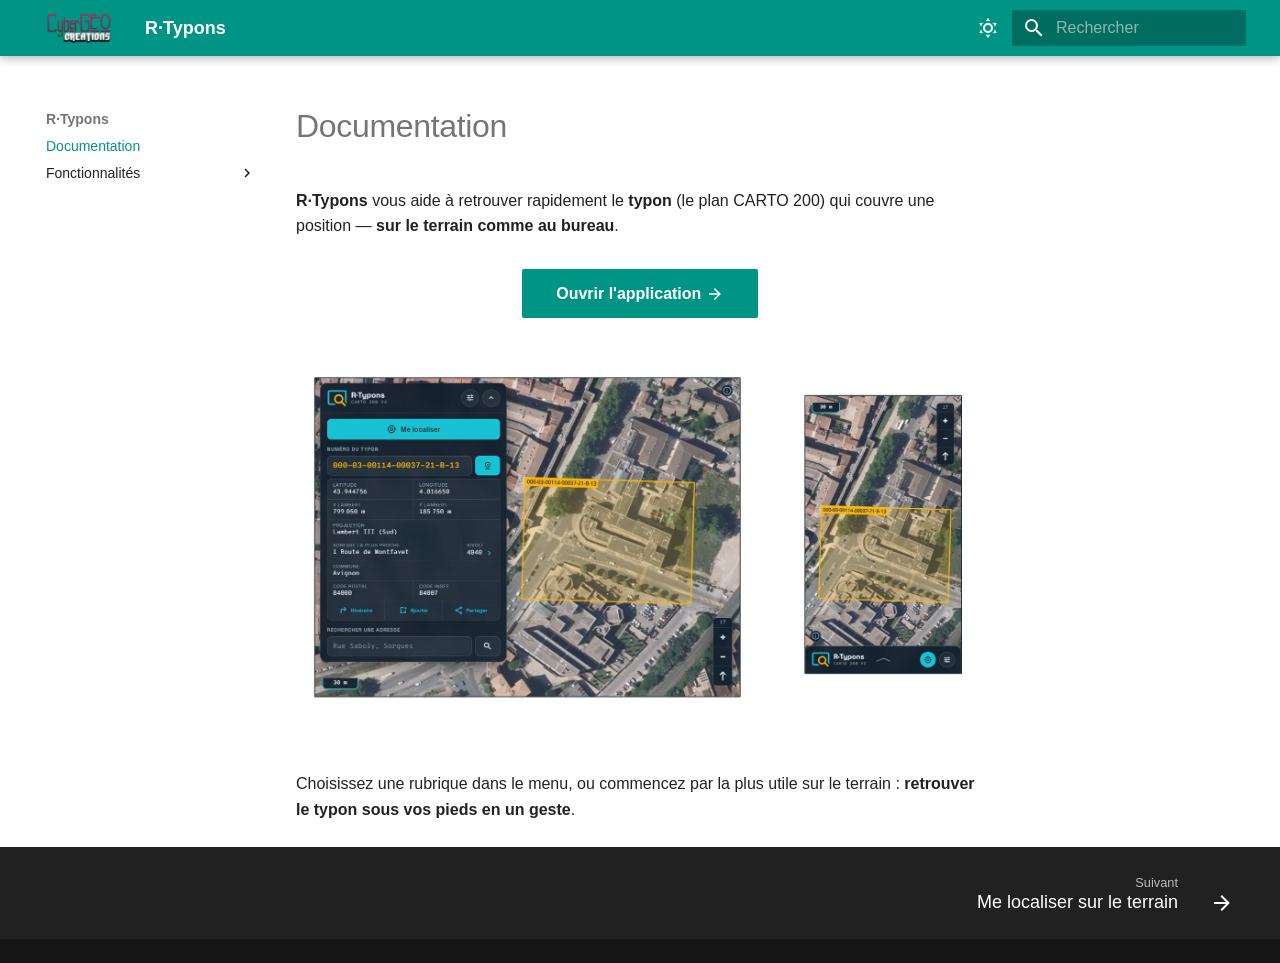
<file: r-typons/index.html>
<!DOCTYPE html><html lang="fr" class="no-js"><head>
    
      <meta charset="utf-8">
      <meta name="viewport" content="width=device-width,initial-scale=1">
      
        <meta name="description" content="Aide de R·Typons — décoder un plan CARTO 200 V3 et retrouver le typon couvrant une position, sur le terrain comme au bureau.">
      
      
        <meta name="author" content="Cybergéomètre">
      
      
        <link rel="canonical" href="https://cybergeometre.com/r-typons/">
      
      
      
        <link rel="next" href="features/geolocation/">
      
      
        
      
      
      <link rel="icon" href="assets/favicon.ico">
      <meta name="generator" content="mkdocs-1.6.1, mkdocs-material-9.7.6">
    
    
      
        <title>R·Typons</title>
      
    
    
      <link rel="stylesheet" href="assets/stylesheets/main.484c7ddc.min.css">
      
        
        <link rel="stylesheet" href="assets/stylesheets/palette.ab4e12ef.min.css">
      
      


    
    
      
    
    
      
    
    
      <link rel="stylesheet" href="stylesheets/extra.css">
    
    <script>__md_scope=new URL(".",location),__md_hash=e=>[...e].reduce(((e,_)=>(e<<5)-e+_.charCodeAt(0)),0),__md_get=(e,_=localStorage,t=__md_scope)=>JSON.parse(_.getItem(t.pathname+"."+e)),__md_set=(e,_,t=localStorage,a=__md_scope)=>{try{t.setItem(a.pathname+"."+e,JSON.stringify(_))}catch(e){}}</script>
    
      

    
    
  <link href="assets/stylesheets/glightbox.min.css" rel="stylesheet"><script src="assets/javascripts/glightbox.min.js"></script><style id="glightbox-style">
            html.glightbox-open { overflow: initial; height: 100%; }
            .gslide-title { margin-top: 0px; user-select: text; }
            .gslide-desc { color: #666; user-select: text; }
            .gslide-image img { background: white; }
            .gscrollbar-fixer { padding-right: 15px; }
            .gdesc-inner { font-size: 0.75rem; }
            body[data-md-color-scheme="slate"] .gdesc-inner { background: var(--md-default-bg-color); }
            body[data-md-color-scheme="slate"] .gslide-title { color: var(--md-default-fg-color); }
            body[data-md-color-scheme="slate"] .gslide-desc { color: var(--md-default-fg-color); }
        </style></head>
  
  
    
    
      
    
    
    
    
    <body dir="ltr" data-md-color-scheme="default" data-md-color-primary="teal" data-md-color-accent="teal">
  
    
    <input class="md-toggle" data-md-toggle="drawer" type="checkbox" id="__drawer" autocomplete="off">
    <input class="md-toggle" data-md-toggle="search" type="checkbox" id="__search" autocomplete="off">
    <label class="md-overlay" for="__drawer"></label>
    <div data-md-component="skip">
      
        
        <a href="#documentation" class="md-skip">
          Aller au contenu
        </a>
      
    </div>
    <div data-md-component="announce">
      
    </div>
    
    
      

  

<header class="md-header md-header--shadow" data-md-component="header">
  <nav class="md-header__inner md-grid" aria-label="En-tête">
    <a href="https://cybergeometre.com/" title="R·Typons" class="md-header__button md-logo" aria-label="R·Typons" data-md-component="logo">
      
  <img src="assets/logo.png" alt="logo">

    </a>
    <label class="md-header__button md-icon" for="__drawer">
      
      <svg xmlns="http://www.w3.org/2000/svg" viewBox="0 0 24 24"><path d="M3 6h18v2H3zm0 5h18v2H3zm0 5h18v2H3z"></path></svg>
    </label>
    <div class="md-header__title" data-md-component="header-title">
      <div class="md-header__ellipsis">
        <div class="md-header__topic">
          <span class="md-ellipsis">
            R·Typons
          </span>
        </div>
        <div class="md-header__topic" data-md-component="header-topic">
          <span class="md-ellipsis">
            
              Documentation
            
          </span>
        </div>
      </div>
    </div>
    
      
        <form class="md-header__option" data-md-component="palette">
  
    
    
    
    <input class="md-option" data-md-color-media="(prefers-color-scheme: light)" data-md-color-scheme="default" data-md-color-primary="teal" data-md-color-accent="teal" aria-label="Passer en mode sombre" type="radio" name="__palette" id="__palette_0">
    
      <label class="md-header__button md-icon" title="Passer en mode sombre" for="__palette_1" hidden="">
        <svg xmlns="http://www.w3.org/2000/svg" viewBox="0 0 24 24"><path d="M12 7a5 5 0 0 1 5 5 5 5 0 0 1-5 5 5 5 0 0 1-5-5 5 5 0 0 1 5-5m0 2a3 3 0 0 0-3 3 3 3 0 0 0 3 3 3 3 0 0 0 3-3 3 3 0 0 0-3-3m0-7 2.39 3.42C13.65 5.15 12.84 5 12 5s-1.65.15-2.39.42zM3.34 7l4.16-.35A7.2 7.2 0 0 0 5.94 8.5c-.44.74-.69 1.5-.83 2.29zm.02 10 1.76-3.77a7.131 7.131 0 0 0 2.38 4.14zM20.65 7l-1.77 3.79a7.02 7.02 0 0 0-2.38-4.15zm-.01 10-4.14.36c.59-.51 1.12-1.14 1.54-1.86.42-.73.69-1.5.83-2.29zM12 22l-2.41-3.44c.74.27 1.55.44 2.41.44.82 0 1.63-.17 2.37-.44z"></path></svg>
      </label>
    
  
    
    
    
    <input class="md-option" data-md-color-media="(prefers-color-scheme: dark)" data-md-color-scheme="slate" data-md-color-primary="teal" data-md-color-accent="teal" aria-label="Passer en mode clair" type="radio" name="__palette" id="__palette_1">
    
      <label class="md-header__button md-icon" title="Passer en mode clair" for="__palette_0" hidden="">
        <svg xmlns="http://www.w3.org/2000/svg" viewBox="0 0 24 24"><path d="m17.75 4.09-2.53 1.94.91 3.06-2.63-1.81-2.63 1.81.91-3.06-2.53-1.94L12.44 4l1.06-3 1.06 3zm3.5 6.91-1.64 1.25.59 1.98-1.7-1.17-1.7 1.17.59-1.98L15.75 11l2.06-.05L18.5 9l.69 1.95zm-2.28 4.95c.83-.08 1.72 1.1 1.19 1.85-.32.45-.66.87-1.08 1.27C15.17 23 8.84 23 4.94 19.07c-3.91-3.9-3.91-10.24 0-14.14.4-.4.82-.76 1.27-1.08.75-.53 1.93.36 1.85 1.19-.27 2.86.69 5.83 2.89 8.02a9.96 9.96 0 0 0 8.02 2.89m-1.64 2.02a12.08 12.08 0 0 1-7.8-3.47c-2.17-2.19-3.33-5-3.49-7.82-2.81 3.14-2.7 7.96.31 10.98 3.02 3.01 7.84 3.12 10.98.31"></path></svg>
      </label>
    
  
</form>
      
    
    
      <script>var palette=__md_get("__palette");if(palette&&palette.color){if("(prefers-color-scheme)"===palette.color.media){var media=matchMedia("(prefers-color-scheme: light)"),input=document.querySelector(media.matches?"[data-md-color-media='(prefers-color-scheme: light)']":"[data-md-color-media='(prefers-color-scheme: dark)']");palette.color.media=input.getAttribute("data-md-color-media"),palette.color.scheme=input.getAttribute("data-md-color-scheme"),palette.color.primary=input.getAttribute("data-md-color-primary"),palette.color.accent=input.getAttribute("data-md-color-accent")}for(var[key,value]of Object.entries(palette.color))document.body.setAttribute("data-md-color-"+key,value)}</script>
    
    
    
      
      
        <label class="md-header__button md-icon" for="__search">
          
          <svg xmlns="http://www.w3.org/2000/svg" viewBox="0 0 24 24"><path d="M9.5 3A6.5 6.5 0 0 1 16 9.5c0 1.61-.59 3.09-1.56 4.23l.27.27h.79l5 5-1.5 1.5-5-5v-.79l-.27-.27A6.52 6.52 0 0 1 9.5 16 6.5 6.5 0 0 1 3 9.5 6.5 6.5 0 0 1 9.5 3m0 2C7 5 5 7 5 9.5S7 14 9.5 14 14 12 14 9.5 12 5 9.5 5"></path></svg>
        </label>
        <div class="md-search" data-md-component="search" role="dialog">
  <label class="md-search__overlay" for="__search"></label>
  <div class="md-search__inner" role="search">
    <form class="md-search__form" name="search">
      <input type="text" class="md-search__input" name="query" aria-label="Rechercher" placeholder="Rechercher" autocapitalize="off" autocorrect="off" autocomplete="off" spellcheck="false" data-md-component="search-query" required="">
      <label class="md-search__icon md-icon" for="__search">
        
        <svg xmlns="http://www.w3.org/2000/svg" viewBox="0 0 24 24"><path d="M9.5 3A6.5 6.5 0 0 1 16 9.5c0 1.61-.59 3.09-1.56 4.23l.27.27h.79l5 5-1.5 1.5-5-5v-.79l-.27-.27A6.52 6.52 0 0 1 9.5 16 6.5 6.5 0 0 1 3 9.5 6.5 6.5 0 0 1 9.5 3m0 2C7 5 5 7 5 9.5S7 14 9.5 14 14 12 14 9.5 12 5 9.5 5"></path></svg>
        
        <svg xmlns="http://www.w3.org/2000/svg" viewBox="0 0 24 24"><path d="M20 11v2H8l5.5 5.5-1.42 1.42L4.16 12l7.92-7.92L13.5 5.5 8 11z"></path></svg>
      </label>
      <nav class="md-search__options" aria-label="Recherche">
        
        <button type="reset" class="md-search__icon md-icon" title="Effacer" aria-label="Effacer" tabindex="-1">
          
          <svg xmlns="http://www.w3.org/2000/svg" viewBox="0 0 24 24"><path d="M19 6.41 17.59 5 12 10.59 6.41 5 5 6.41 10.59 12 5 17.59 6.41 19 12 13.41 17.59 19 19 17.59 13.41 12z"></path></svg>
        </button>
      </nav>
      
        <div class="md-search__suggest" data-md-component="search-suggest"></div>
      
    </form>
    <div class="md-search__output">
      <div class="md-search__scrollwrap" tabindex="0" data-md-scrollfix="">
        <div class="md-search-result" data-md-component="search-result">
          <div class="md-search-result__meta">
            Initialisation de la recherche
          </div>
          <ol class="md-search-result__list" role="presentation"></ol>
        </div>
      </div>
    </div>
  </div>
</div>
      
    
    
  </nav>
  
</header>
    
    <div class="md-container" data-md-component="container">
      
      
        
          
        
      
      <main class="md-main" data-md-component="main">
        <div class="md-main__inner md-grid">
          
            
              
              <div class="md-sidebar md-sidebar--primary" data-md-component="sidebar" data-md-type="navigation">
                <div class="md-sidebar__scrollwrap">
                  <div class="md-sidebar__inner">
                    



<nav class="md-nav md-nav--primary" aria-label="Navigation" data-md-level="0">
  <label class="md-nav__title" for="__drawer">
    <a href="https://cybergeometre.com/" title="R·Typons" class="md-nav__button md-logo" aria-label="R·Typons" data-md-component="logo">
      
  <img src="assets/logo.png" alt="logo">

    </a>
    R·Typons
  </label>
  
  <ul class="md-nav__list" data-md-scrollfix="">
    
      
      
  
  
    
  
  
  
    <li class="md-nav__item md-nav__item--active">
      
      <input class="md-nav__toggle md-toggle" type="checkbox" id="__toc">
      
      
        
      
      
      <a href="." class="md-nav__link md-nav__link--active">
        
  
  
  <span class="md-ellipsis">
    
  
    Documentation
  

    
  </span>
  
  

      </a>
      
    </li>
  

    
      
      
  
  
  
  
    
    
    
    
    
    <li class="md-nav__item md-nav__item--nested">
      
        
        
        <input class="md-nav__toggle md-toggle " type="checkbox" id="__nav_2">
        
          
          <label class="md-nav__link" for="__nav_2" id="__nav_2_label" tabindex="0">
            
  
  
  <span class="md-ellipsis">
    
  
    Fonctionnalités
  

    
  </span>
  
  

            <span class="md-nav__icon md-icon"></span>
          </label>
        
        <nav class="md-nav" data-md-level="1" aria-labelledby="__nav_2_label" aria-expanded="false">
          <label class="md-nav__title" for="__nav_2">
            <span class="md-nav__icon md-icon"></span>
            
  
    Fonctionnalités
  

          </label>
          <ul class="md-nav__list" data-md-scrollfix="">
            
              
                
  
  
  
  
    <li class="md-nav__item">
      <a href="features/geolocation/" class="md-nav__link">
        
  
  
  <span class="md-ellipsis">
    
  
    Me localiser sur le terrain
  

    
  </span>
  
  

      </a>
    </li>
  

              
            
              
                
  
  
  
  
    <li class="md-nav__item">
      <a href="features/typon/" class="md-nav__link">
        
  
  
  <span class="md-ellipsis">
    
  
    Décoder un numéro de plan
  

    
  </span>
  
  

      </a>
    </li>
  

              
            
              
                
  
  
  
  
    <li class="md-nav__item">
      <a href="features/address/" class="md-nav__link">
        
  
  
  <span class="md-ellipsis">
    
  
    Rechercher une adresse
  

    
  </span>
  
  

      </a>
    </li>
  

              
            
              
                
  
  
  
  
    <li class="md-nav__item">
      <a href="features/console/" class="md-nav__link">
        
  
  
  <span class="md-ellipsis">
    
  
    La console
  

    
  </span>
  
  

      </a>
    </li>
  

              
            
              
                
  
  
  
  
    <li class="md-nav__item">
      <a href="features/map/" class="md-nav__link">
        
  
  
  <span class="md-ellipsis">
    
  
    La carte et les fonds
  

    
  </span>
  
  

      </a>
    </li>
  

              
            
              
                
  
  
  
  
    <li class="md-nav__item">
      <a href="features/settings/" class="md-nav__link">
        
  
  
  <span class="md-ellipsis">
    
  
    Les réglages
  

    
  </span>
  
  

      </a>
    </li>
  

              
            
              
                
  
  
  
  
    <li class="md-nav__item">
      <a href="features/theme/" class="md-nav__link">
        
  
  
  <span class="md-ellipsis">
    
  
    Jour, nuit, plein soleil
  

    
  </span>
  
  

      </a>
    </li>
  

              
            
              
                
  
  
  
  
    <li class="md-nav__item">
      <a href="features/navigation/" class="md-nav__link">
        
  
  
  <span class="md-ellipsis">
    
  
    Lancer un itinéraire
  

    
  </span>
  
  

      </a>
    </li>
  

              
            
              
                
  
  
  
  
    <li class="md-nav__item">
      <a href="features/company-typons/" class="md-nav__link">
        
  
  
  <span class="md-ellipsis">
    
  
    La liste de typons de l'entreprise
  

    
  </span>
  
  

      </a>
    </li>
  

              
            
              
                
  
  
  
  
    <li class="md-nav__item">
      <a href="features/account/" class="md-nav__link">
        
  
  
  <span class="md-ellipsis">
    
  
    Compte entreprise
  

    
  </span>
  
  

      </a>
    </li>
  

              
            
              
                
  
  
  
  
    <li class="md-nav__item">
      <a href="features/admin/" class="md-nav__link">
        
  
  
  <span class="md-ellipsis">
    
  
    Administration
  

    
  </span>
  
  

      </a>
    </li>
  

              
            
              
                
  
  
  
  
    <li class="md-nav__item">
      <a href="features/consent/" class="md-nav__link">
        
  
  
  <span class="md-ellipsis">
    
  
    Cookies et mesure d'audience
  

    
  </span>
  
  

      </a>
    </li>
  

              
            
          </ul>
        </nav>
      
    </li>
  

    
  </ul>
</nav>
                  </div>
                </div>
              </div>
            
            
              
              <div class="md-sidebar md-sidebar--secondary" data-md-component="sidebar" data-md-type="toc">
                <div class="md-sidebar__scrollwrap">
                  <div class="md-sidebar__inner">
                    

<nav class="md-nav md-nav--secondary" aria-label="Table des matières">
  
  
  
    
  
  
</nav>
                  </div>
                </div>
              </div>
            
          
          
            <div class="md-content" data-md-component="content">
              
              <article class="md-content__inner md-typeset">
                
                  



<h1 id="documentation">Documentation</h1>
<p><strong>R·Typons</strong> vous aide à retrouver rapidement le <strong>typon</strong> (le plan CARTO 200)
qui couvre une position — <strong>sur le terrain comme au bureau</strong>.</p>
<div class="hero-cta">
<p><a class="md-button md-button--primary" href="https://r-typons.cybergeometre.com/">Ouvrir l'application <span class="twemoji"><svg xmlns="http://www.w3.org/2000/svg" viewBox="0 0 24 24"><path d="M4 11v2h12l-5.5 5.5 1.42 1.42L19.84 12l-7.92-7.92L10.5 5.5 16 11z"></path></svg></span></a></p>
</div>
<figure class="hero-preview">
<p><a class="glightbox" data-type="image" data-width="auto" data-height="auto" href="img/app-preview.webp" data-desc-position="bottom"><img alt="Aperçu de R·Typons sur tablette et sur téléphone" src="img/app-preview.webp" width="820"></a></p>
</figure>
<p>Choisissez une rubrique dans le menu, ou commencez par la plus utile sur le
terrain : <strong>retrouver le typon sous vos pieds en un geste</strong>.</p>












                
              </article>
            </div>
          
          
<script>var target=document.getElementById(location.hash.slice(1));target&&target.name&&(target.checked=target.name.startsWith("__tabbed_"))</script>
        </div>
        
          <button type="button" class="md-top md-icon" data-md-component="top" hidden="">
  
  <svg xmlns="http://www.w3.org/2000/svg" viewBox="0 0 24 24"><path d="M13 20h-2V8l-5.5 5.5-1.42-1.42L12 4.16l7.92 7.92-1.42 1.42L13 8z"></path></svg>
  Retour en haut de la page
</button>
        
      </main>
      
        <footer class="md-footer">
  
    
      
      <nav class="md-footer__inner md-grid" aria-label="Pied de page">
        
        
          
          <a href="features/geolocation/" class="md-footer__link md-footer__link--next" aria-label="Suivant: Me localiser sur le terrain">
            <div class="md-footer__title">
              <span class="md-footer__direction">
                Suivant
              </span>
              <div class="md-ellipsis">
                Me localiser sur le terrain
              </div>
            </div>
            <div class="md-footer__button md-icon">
              
              <svg xmlns="http://www.w3.org/2000/svg" viewBox="0 0 24 24"><path d="M4 11v2h12l-5.5 5.5 1.42 1.42L19.84 12l-7.92-7.92L10.5 5.5 16 11z"></path></svg>
            </div>
          </a>
        
      </nav>
    
  
  <div class="md-footer-meta md-typeset">
    <div class="md-footer-meta__inner md-grid">
      <div class="md-copyright">
  
  
</div>
      
    </div>
  </div>
</footer>
      
    </div>
    <div class="md-dialog" data-md-component="dialog">
      <div class="md-dialog__inner md-typeset"></div>
    </div>
    
    
    
      
      
      <script id="__config" type="application/json">{"annotate": null, "base": ".", "features": ["navigation.instant", "navigation.top", "navigation.footer", "search.suggest", "search.highlight", "toc.follow"], "search": "assets/javascripts/workers/search.2c215733.min.js", "tags": null, "translations": {"clipboard.copied": "Copi\u00e9 dans le presse-papier", "clipboard.copy": "Copier dans le presse-papier", "search.result.more.one": "1 de plus sur cette page", "search.result.more.other": "# de plus sur cette page", "search.result.none": "Aucun document trouv\u00e9", "search.result.one": "1 document trouv\u00e9", "search.result.other": "# documents trouv\u00e9s", "search.result.placeholder": "Taper pour d\u00e9marrer la recherche", "search.result.term.missing": "Non trouv\u00e9", "select.version": "S\u00e9lectionner la version"}, "version": null}</script>
    
    
      <script src="assets/javascripts/bundle.79ae519e.min.js"></script>
      
    
  
<script id="init-glightbox">const lightbox = GLightbox({"touchNavigation": true, "loop": false, "zoomable": true, "draggable": true, "openEffect": "zoom", "closeEffect": "zoom", "slideEffect": "slide"});
document$.subscribe(()=>{ lightbox.reload(); });
</script></body></html>
</file>
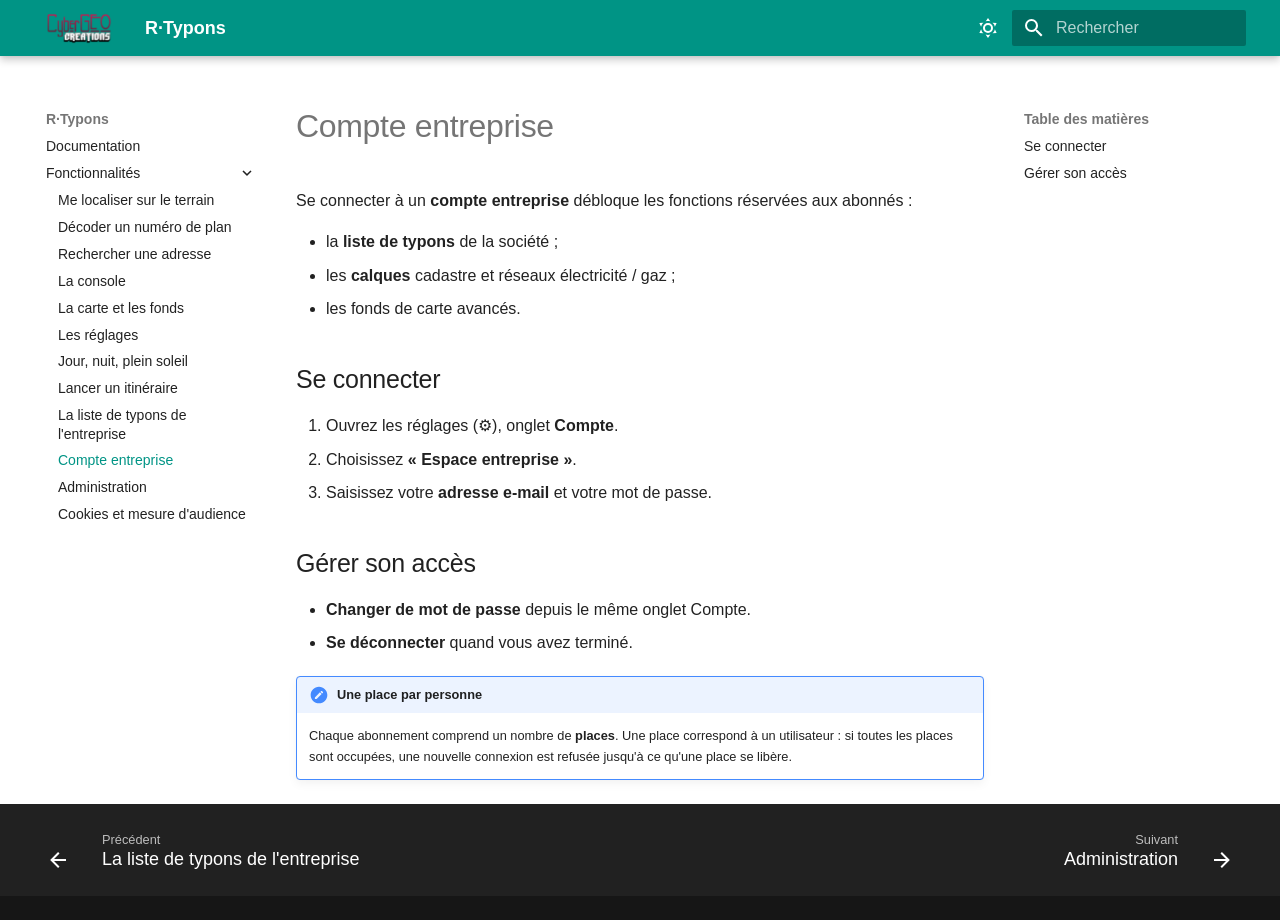
<file: r-typons/features/account/index.html>
<!DOCTYPE html><html lang="fr" class="no-js"><head>
    
      <meta charset="utf-8">
      <meta name="viewport" content="width=device-width,initial-scale=1">
      
        <meta name="description" content="Aide de R·Typons — décoder un plan CARTO 200 V3 et retrouver le typon couvrant une position, sur le terrain comme au bureau.">
      
      
        <meta name="author" content="Cybergéomètre">
      
      
        <link rel="canonical" href="https://cybergeometre.com/r-typons/features/account/">
      
      
        <link rel="prev" href="../company-typons/">
      
      
        <link rel="next" href="../admin/">
      
      
        
      
      
      <link rel="icon" href="../../assets/favicon.ico">
      <meta name="generator" content="mkdocs-1.6.1, mkdocs-material-9.7.6">
    
    
      
        <title>Compte entreprise - R·Typons</title>
      
    
    
      <link rel="stylesheet" href="../../assets/stylesheets/main.484c7ddc.min.css">
      
        
        <link rel="stylesheet" href="../../assets/stylesheets/palette.ab4e12ef.min.css">
      
      


    
    
      
    
    
      
    
    
      <link rel="stylesheet" href="../../stylesheets/extra.css">
    
    <script>__md_scope=new URL("../..",location),__md_hash=e=>[...e].reduce(((e,_)=>(e<<5)-e+_.charCodeAt(0)),0),__md_get=(e,_=localStorage,t=__md_scope)=>JSON.parse(_.getItem(t.pathname+"."+e)),__md_set=(e,_,t=localStorage,a=__md_scope)=>{try{t.setItem(a.pathname+"."+e,JSON.stringify(_))}catch(e){}}</script>
    
      

    
    
  <link href="../../assets/stylesheets/glightbox.min.css" rel="stylesheet"><script src="../../assets/javascripts/glightbox.min.js"></script><style id="glightbox-style">
            html.glightbox-open { overflow: initial; height: 100%; }
            .gslide-title { margin-top: 0px; user-select: text; }
            .gslide-desc { color: #666; user-select: text; }
            .gslide-image img { background: white; }
            .gscrollbar-fixer { padding-right: 15px; }
            .gdesc-inner { font-size: 0.75rem; }
            body[data-md-color-scheme="slate"] .gdesc-inner { background: var(--md-default-bg-color); }
            body[data-md-color-scheme="slate"] .gslide-title { color: var(--md-default-fg-color); }
            body[data-md-color-scheme="slate"] .gslide-desc { color: var(--md-default-fg-color); }
        </style></head>
  
  
    
    
      
    
    
    
    
    <body dir="ltr" data-md-color-scheme="default" data-md-color-primary="teal" data-md-color-accent="teal">
  
    
    <input class="md-toggle" data-md-toggle="drawer" type="checkbox" id="__drawer" autocomplete="off">
    <input class="md-toggle" data-md-toggle="search" type="checkbox" id="__search" autocomplete="off">
    <label class="md-overlay" for="__drawer"></label>
    <div data-md-component="skip">
      
        
        <a href="#compte-entreprise" class="md-skip">
          Aller au contenu
        </a>
      
    </div>
    <div data-md-component="announce">
      
    </div>
    
    
      

  

<header class="md-header md-header--shadow" data-md-component="header">
  <nav class="md-header__inner md-grid" aria-label="En-tête">
    <a href="https://cybergeometre.com/" title="R·Typons" class="md-header__button md-logo" aria-label="R·Typons" data-md-component="logo">
      
  <img src="../../assets/logo.png" alt="logo">

    </a>
    <label class="md-header__button md-icon" for="__drawer">
      
      <svg xmlns="http://www.w3.org/2000/svg" viewBox="0 0 24 24"><path d="M3 6h18v2H3zm0 5h18v2H3zm0 5h18v2H3z"></path></svg>
    </label>
    <div class="md-header__title" data-md-component="header-title">
      <div class="md-header__ellipsis">
        <div class="md-header__topic">
          <span class="md-ellipsis">
            R·Typons
          </span>
        </div>
        <div class="md-header__topic" data-md-component="header-topic">
          <span class="md-ellipsis">
            
              Compte entreprise
            
          </span>
        </div>
      </div>
    </div>
    
      
        <form class="md-header__option" data-md-component="palette">
  
    
    
    
    <input class="md-option" data-md-color-media="(prefers-color-scheme: light)" data-md-color-scheme="default" data-md-color-primary="teal" data-md-color-accent="teal" aria-label="Passer en mode sombre" type="radio" name="__palette" id="__palette_0">
    
      <label class="md-header__button md-icon" title="Passer en mode sombre" for="__palette_1" hidden="">
        <svg xmlns="http://www.w3.org/2000/svg" viewBox="0 0 24 24"><path d="M12 7a5 5 0 0 1 5 5 5 5 0 0 1-5 5 5 5 0 0 1-5-5 5 5 0 0 1 5-5m0 2a3 3 0 0 0-3 3 3 3 0 0 0 3 3 3 3 0 0 0 3-3 3 3 0 0 0-3-3m0-7 2.39 3.42C13.65 5.15 12.84 5 12 5s-1.65.15-2.39.42zM3.34 7l4.16-.35A7.2 7.2 0 0 0 5.94 8.5c-.44.74-.69 1.5-.83 2.29zm.02 10 1.76-3.77a7.131 7.131 0 0 0 2.38 4.14zM20.65 7l-1.77 3.79a7.02 7.02 0 0 0-2.38-4.15zm-.01 10-4.14.36c.59-.51 1.12-1.14 1.54-1.86.42-.73.69-1.5.83-2.29zM12 22l-2.41-3.44c.74.27 1.55.44 2.41.44.82 0 1.63-.17 2.37-.44z"></path></svg>
      </label>
    
  
    
    
    
    <input class="md-option" data-md-color-media="(prefers-color-scheme: dark)" data-md-color-scheme="slate" data-md-color-primary="teal" data-md-color-accent="teal" aria-label="Passer en mode clair" type="radio" name="__palette" id="__palette_1">
    
      <label class="md-header__button md-icon" title="Passer en mode clair" for="__palette_0" hidden="">
        <svg xmlns="http://www.w3.org/2000/svg" viewBox="0 0 24 24"><path d="m17.75 4.09-2.53 1.94.91 3.06-2.63-1.81-2.63 1.81.91-3.06-2.53-1.94L12.44 4l1.06-3 1.06 3zm3.5 6.91-1.64 1.25.59 1.98-1.7-1.17-1.7 1.17.59-1.98L15.75 11l2.06-.05L18.5 9l.69 1.95zm-2.28 4.95c.83-.08 1.72 1.1 1.19 1.85-.32.45-.66.87-1.08 1.27C15.17 23 8.84 23 4.94 19.07c-3.91-3.9-3.91-10.24 0-14.14.4-.4.82-.76 1.27-1.08.75-.53 1.93.36 1.85 1.19-.27 2.86.69 5.83 2.89 8.02a9.96 9.96 0 0 0 8.02 2.89m-1.64 2.02a12.08 12.08 0 0 1-7.8-3.47c-2.17-2.19-3.33-5-3.49-7.82-2.81 3.14-2.7 7.96.31 10.98 3.02 3.01 7.84 3.12 10.98.31"></path></svg>
      </label>
    
  
</form>
      
    
    
      <script>var palette=__md_get("__palette");if(palette&&palette.color){if("(prefers-color-scheme)"===palette.color.media){var media=matchMedia("(prefers-color-scheme: light)"),input=document.querySelector(media.matches?"[data-md-color-media='(prefers-color-scheme: light)']":"[data-md-color-media='(prefers-color-scheme: dark)']");palette.color.media=input.getAttribute("data-md-color-media"),palette.color.scheme=input.getAttribute("data-md-color-scheme"),palette.color.primary=input.getAttribute("data-md-color-primary"),palette.color.accent=input.getAttribute("data-md-color-accent")}for(var[key,value]of Object.entries(palette.color))document.body.setAttribute("data-md-color-"+key,value)}</script>
    
    
    
      
      
        <label class="md-header__button md-icon" for="__search">
          
          <svg xmlns="http://www.w3.org/2000/svg" viewBox="0 0 24 24"><path d="M9.5 3A6.5 6.5 0 0 1 16 9.5c0 1.61-.59 3.09-1.56 4.23l.27.27h.79l5 5-1.5 1.5-5-5v-.79l-.27-.27A6.52 6.52 0 0 1 9.5 16 6.5 6.5 0 0 1 3 9.5 6.5 6.5 0 0 1 9.5 3m0 2C7 5 5 7 5 9.5S7 14 9.5 14 14 12 14 9.5 12 5 9.5 5"></path></svg>
        </label>
        <div class="md-search" data-md-component="search" role="dialog">
  <label class="md-search__overlay" for="__search"></label>
  <div class="md-search__inner" role="search">
    <form class="md-search__form" name="search">
      <input type="text" class="md-search__input" name="query" aria-label="Rechercher" placeholder="Rechercher" autocapitalize="off" autocorrect="off" autocomplete="off" spellcheck="false" data-md-component="search-query" required="">
      <label class="md-search__icon md-icon" for="__search">
        
        <svg xmlns="http://www.w3.org/2000/svg" viewBox="0 0 24 24"><path d="M9.5 3A6.5 6.5 0 0 1 16 9.5c0 1.61-.59 3.09-1.56 4.23l.27.27h.79l5 5-1.5 1.5-5-5v-.79l-.27-.27A6.52 6.52 0 0 1 9.5 16 6.5 6.5 0 0 1 3 9.5 6.5 6.5 0 0 1 9.5 3m0 2C7 5 5 7 5 9.5S7 14 9.5 14 14 12 14 9.5 12 5 9.5 5"></path></svg>
        
        <svg xmlns="http://www.w3.org/2000/svg" viewBox="0 0 24 24"><path d="M20 11v2H8l5.5 5.5-1.42 1.42L4.16 12l7.92-7.92L13.5 5.5 8 11z"></path></svg>
      </label>
      <nav class="md-search__options" aria-label="Recherche">
        
        <button type="reset" class="md-search__icon md-icon" title="Effacer" aria-label="Effacer" tabindex="-1">
          
          <svg xmlns="http://www.w3.org/2000/svg" viewBox="0 0 24 24"><path d="M19 6.41 17.59 5 12 10.59 6.41 5 5 6.41 10.59 12 5 17.59 6.41 19 12 13.41 17.59 19 19 17.59 13.41 12z"></path></svg>
        </button>
      </nav>
      
        <div class="md-search__suggest" data-md-component="search-suggest"></div>
      
    </form>
    <div class="md-search__output">
      <div class="md-search__scrollwrap" tabindex="0" data-md-scrollfix="">
        <div class="md-search-result" data-md-component="search-result">
          <div class="md-search-result__meta">
            Initialisation de la recherche
          </div>
          <ol class="md-search-result__list" role="presentation"></ol>
        </div>
      </div>
    </div>
  </div>
</div>
      
    
    
  </nav>
  
</header>
    
    <div class="md-container" data-md-component="container">
      
      
        
          
        
      
      <main class="md-main" data-md-component="main">
        <div class="md-main__inner md-grid">
          
            
              
              <div class="md-sidebar md-sidebar--primary" data-md-component="sidebar" data-md-type="navigation">
                <div class="md-sidebar__scrollwrap">
                  <div class="md-sidebar__inner">
                    



<nav class="md-nav md-nav--primary" aria-label="Navigation" data-md-level="0">
  <label class="md-nav__title" for="__drawer">
    <a href="https://cybergeometre.com/" title="R·Typons" class="md-nav__button md-logo" aria-label="R·Typons" data-md-component="logo">
      
  <img src="../../assets/logo.png" alt="logo">

    </a>
    R·Typons
  </label>
  
  <ul class="md-nav__list" data-md-scrollfix="">
    
      
      
  
  
  
  
    <li class="md-nav__item">
      <a href="../.." class="md-nav__link">
        
  
  
  <span class="md-ellipsis">
    
  
    Documentation
  

    
  </span>
  
  

      </a>
    </li>
  

    
      
      
  
  
    
  
  
  
    
    
    
    
    
    <li class="md-nav__item md-nav__item--active md-nav__item--nested">
      
        
        
        <input class="md-nav__toggle md-toggle " type="checkbox" id="__nav_2" checked="">
        
          
          <label class="md-nav__link" for="__nav_2" id="__nav_2_label" tabindex="0">
            
  
  
  <span class="md-ellipsis">
    
  
    Fonctionnalités
  

    
  </span>
  
  

            <span class="md-nav__icon md-icon"></span>
          </label>
        
        <nav class="md-nav" data-md-level="1" aria-labelledby="__nav_2_label" aria-expanded="true">
          <label class="md-nav__title" for="__nav_2">
            <span class="md-nav__icon md-icon"></span>
            
  
    Fonctionnalités
  

          </label>
          <ul class="md-nav__list" data-md-scrollfix="">
            
              
                
  
  
  
  
    <li class="md-nav__item">
      <a href="../geolocation/" class="md-nav__link">
        
  
  
  <span class="md-ellipsis">
    
  
    Me localiser sur le terrain
  

    
  </span>
  
  

      </a>
    </li>
  

              
            
              
                
  
  
  
  
    <li class="md-nav__item">
      <a href="../typon/" class="md-nav__link">
        
  
  
  <span class="md-ellipsis">
    
  
    Décoder un numéro de plan
  

    
  </span>
  
  

      </a>
    </li>
  

              
            
              
                
  
  
  
  
    <li class="md-nav__item">
      <a href="../address/" class="md-nav__link">
        
  
  
  <span class="md-ellipsis">
    
  
    Rechercher une adresse
  

    
  </span>
  
  

      </a>
    </li>
  

              
            
              
                
  
  
  
  
    <li class="md-nav__item">
      <a href="../console/" class="md-nav__link">
        
  
  
  <span class="md-ellipsis">
    
  
    La console
  

    
  </span>
  
  

      </a>
    </li>
  

              
            
              
                
  
  
  
  
    <li class="md-nav__item">
      <a href="../map/" class="md-nav__link">
        
  
  
  <span class="md-ellipsis">
    
  
    La carte et les fonds
  

    
  </span>
  
  

      </a>
    </li>
  

              
            
              
                
  
  
  
  
    <li class="md-nav__item">
      <a href="../settings/" class="md-nav__link">
        
  
  
  <span class="md-ellipsis">
    
  
    Les réglages
  

    
  </span>
  
  

      </a>
    </li>
  

              
            
              
                
  
  
  
  
    <li class="md-nav__item">
      <a href="../theme/" class="md-nav__link">
        
  
  
  <span class="md-ellipsis">
    
  
    Jour, nuit, plein soleil
  

    
  </span>
  
  

      </a>
    </li>
  

              
            
              
                
  
  
  
  
    <li class="md-nav__item">
      <a href="../navigation/" class="md-nav__link">
        
  
  
  <span class="md-ellipsis">
    
  
    Lancer un itinéraire
  

    
  </span>
  
  

      </a>
    </li>
  

              
            
              
                
  
  
  
  
    <li class="md-nav__item">
      <a href="../company-typons/" class="md-nav__link">
        
  
  
  <span class="md-ellipsis">
    
  
    La liste de typons de l'entreprise
  

    
  </span>
  
  

      </a>
    </li>
  

              
            
              
                
  
  
    
  
  
  
    <li class="md-nav__item md-nav__item--active">
      
      <input class="md-nav__toggle md-toggle" type="checkbox" id="__toc">
      
      
        
      
      
        <label class="md-nav__link md-nav__link--active" for="__toc">
          
  
  
  <span class="md-ellipsis">
    
  
    Compte entreprise
  

    
  </span>
  
  

          <span class="md-nav__icon md-icon"></span>
        </label>
      
      <a href="./" class="md-nav__link md-nav__link--active">
        
  
  
  <span class="md-ellipsis">
    
  
    Compte entreprise
  

    
  </span>
  
  

      </a>
      
        

<nav class="md-nav md-nav--secondary" aria-label="Table des matières">
  
  
  
    
  
  
    <label class="md-nav__title" for="__toc">
      <span class="md-nav__icon md-icon"></span>
      Table des matières
    </label>
    <ul class="md-nav__list" data-md-component="toc" data-md-scrollfix="">
      
        <li class="md-nav__item">
  <a href="#se-connecter" class="md-nav__link">
    <span class="md-ellipsis">
      
        Se connecter
      
    </span>
  </a>
  
</li>
      
        <li class="md-nav__item">
  <a href="#gerer-son-acces" class="md-nav__link">
    <span class="md-ellipsis">
      
        Gérer son accès
      
    </span>
  </a>
  
</li>
      
    </ul>
  
</nav>
      
    </li>
  

              
            
              
                
  
  
  
  
    <li class="md-nav__item">
      <a href="../admin/" class="md-nav__link">
        
  
  
  <span class="md-ellipsis">
    
  
    Administration
  

    
  </span>
  
  

      </a>
    </li>
  

              
            
              
                
  
  
  
  
    <li class="md-nav__item">
      <a href="../consent/" class="md-nav__link">
        
  
  
  <span class="md-ellipsis">
    
  
    Cookies et mesure d'audience
  

    
  </span>
  
  

      </a>
    </li>
  

              
            
          </ul>
        </nav>
      
    </li>
  

    
  </ul>
</nav>
                  </div>
                </div>
              </div>
            
            
              
              <div class="md-sidebar md-sidebar--secondary" data-md-component="sidebar" data-md-type="toc">
                <div class="md-sidebar__scrollwrap">
                  <div class="md-sidebar__inner">
                    

<nav class="md-nav md-nav--secondary" aria-label="Table des matières">
  
  
  
    
  
  
    <label class="md-nav__title" for="__toc">
      <span class="md-nav__icon md-icon"></span>
      Table des matières
    </label>
    <ul class="md-nav__list" data-md-component="toc" data-md-scrollfix="">
      
        <li class="md-nav__item">
  <a href="#se-connecter" class="md-nav__link">
    <span class="md-ellipsis">
      
        Se connecter
      
    </span>
  </a>
  
</li>
      
        <li class="md-nav__item">
  <a href="#gerer-son-acces" class="md-nav__link">
    <span class="md-ellipsis">
      
        Gérer son accès
      
    </span>
  </a>
  
</li>
      
    </ul>
  
</nav>
                  </div>
                </div>
              </div>
            
          
          
            <div class="md-content" data-md-component="content">
              
              <article class="md-content__inner md-typeset">
                
                  



<h1 id="compte-entreprise">Compte entreprise</h1>
<p>Se connecter à un <strong>compte entreprise</strong> débloque les fonctions réservées aux
abonnés :</p>
<ul>
<li>la <strong>liste de typons</strong> de la société ;</li>
<li>les <strong>calques</strong> cadastre et réseaux électricité / gaz ;</li>
<li>les fonds de carte avancés.</li>
</ul>
<h2 id="se-connecter">Se connecter</h2>
<ol>
<li>Ouvrez les réglages (⚙), onglet <strong>Compte</strong>.</li>
<li>Choisissez <strong>« Espace entreprise »</strong>.</li>
<li>Saisissez votre <strong>adresse e-mail</strong> et votre mot de passe.</li>
</ol>
<h2 id="gerer-son-acces">Gérer son accès</h2>
<ul>
<li><strong>Changer de mot de passe</strong> depuis le même onglet Compte.</li>
<li><strong>Se déconnecter</strong> quand vous avez terminé.</li>
</ul>
<div class="admonition note">
<p class="admonition-title">Une place par personne</p>
<p>Chaque abonnement comprend un nombre de <strong>places</strong>. Une place correspond à un
utilisateur : si toutes les places sont occupées, une nouvelle connexion est
refusée jusqu'à ce qu'une place se libère.</p>
</div>












                
              </article>
            </div>
          
          
<script>var target=document.getElementById(location.hash.slice(1));target&&target.name&&(target.checked=target.name.startsWith("__tabbed_"))</script>
        </div>
        
          <button type="button" class="md-top md-icon" data-md-component="top" hidden="">
  
  <svg xmlns="http://www.w3.org/2000/svg" viewBox="0 0 24 24"><path d="M13 20h-2V8l-5.5 5.5-1.42-1.42L12 4.16l7.92 7.92-1.42 1.42L13 8z"></path></svg>
  Retour en haut de la page
</button>
        
      </main>
      
        <footer class="md-footer">
  
    
      
      <nav class="md-footer__inner md-grid" aria-label="Pied de page">
        
          
          <a href="../company-typons/" class="md-footer__link md-footer__link--prev" aria-label="Précédent: La liste de typons de l'entreprise">
            <div class="md-footer__button md-icon">
              
              <svg xmlns="http://www.w3.org/2000/svg" viewBox="0 0 24 24"><path d="M20 11v2H8l5.5 5.5-1.42 1.42L4.16 12l7.92-7.92L13.5 5.5 8 11z"></path></svg>
            </div>
            <div class="md-footer__title">
              <span class="md-footer__direction">
                Précédent
              </span>
              <div class="md-ellipsis">
                La liste de typons de l'entreprise
              </div>
            </div>
          </a>
        
        
          
          <a href="../admin/" class="md-footer__link md-footer__link--next" aria-label="Suivant: Administration">
            <div class="md-footer__title">
              <span class="md-footer__direction">
                Suivant
              </span>
              <div class="md-ellipsis">
                Administration
              </div>
            </div>
            <div class="md-footer__button md-icon">
              
              <svg xmlns="http://www.w3.org/2000/svg" viewBox="0 0 24 24"><path d="M4 11v2h12l-5.5 5.5 1.42 1.42L19.84 12l-7.92-7.92L10.5 5.5 16 11z"></path></svg>
            </div>
          </a>
        
      </nav>
    
  
  <div class="md-footer-meta md-typeset">
    <div class="md-footer-meta__inner md-grid">
      <div class="md-copyright">
  
  
</div>
      
    </div>
  </div>
</footer>
      
    </div>
    <div class="md-dialog" data-md-component="dialog">
      <div class="md-dialog__inner md-typeset"></div>
    </div>
    
    
    
      
      
      <script id="__config" type="application/json">{"annotate": null, "base": "../..", "features": ["navigation.instant", "navigation.top", "navigation.footer", "search.suggest", "search.highlight", "toc.follow"], "search": "../../assets/javascripts/workers/search.2c215733.min.js", "tags": null, "translations": {"clipboard.copied": "Copi\u00e9 dans le presse-papier", "clipboard.copy": "Copier dans le presse-papier", "search.result.more.one": "1 de plus sur cette page", "search.result.more.other": "# de plus sur cette page", "search.result.none": "Aucun document trouv\u00e9", "search.result.one": "1 document trouv\u00e9", "search.result.other": "# documents trouv\u00e9s", "search.result.placeholder": "Taper pour d\u00e9marrer la recherche", "search.result.term.missing": "Non trouv\u00e9", "select.version": "S\u00e9lectionner la version"}, "version": null}</script>
    
    
      <script src="../../assets/javascripts/bundle.79ae519e.min.js"></script>
      
    
  
<script id="init-glightbox">const lightbox = GLightbox({"touchNavigation": true, "loop": false, "zoomable": true, "draggable": true, "openEffect": "zoom", "closeEffect": "zoom", "slideEffect": "slide"});
document$.subscribe(()=>{ lightbox.reload(); });
</script></body></html>
</file>
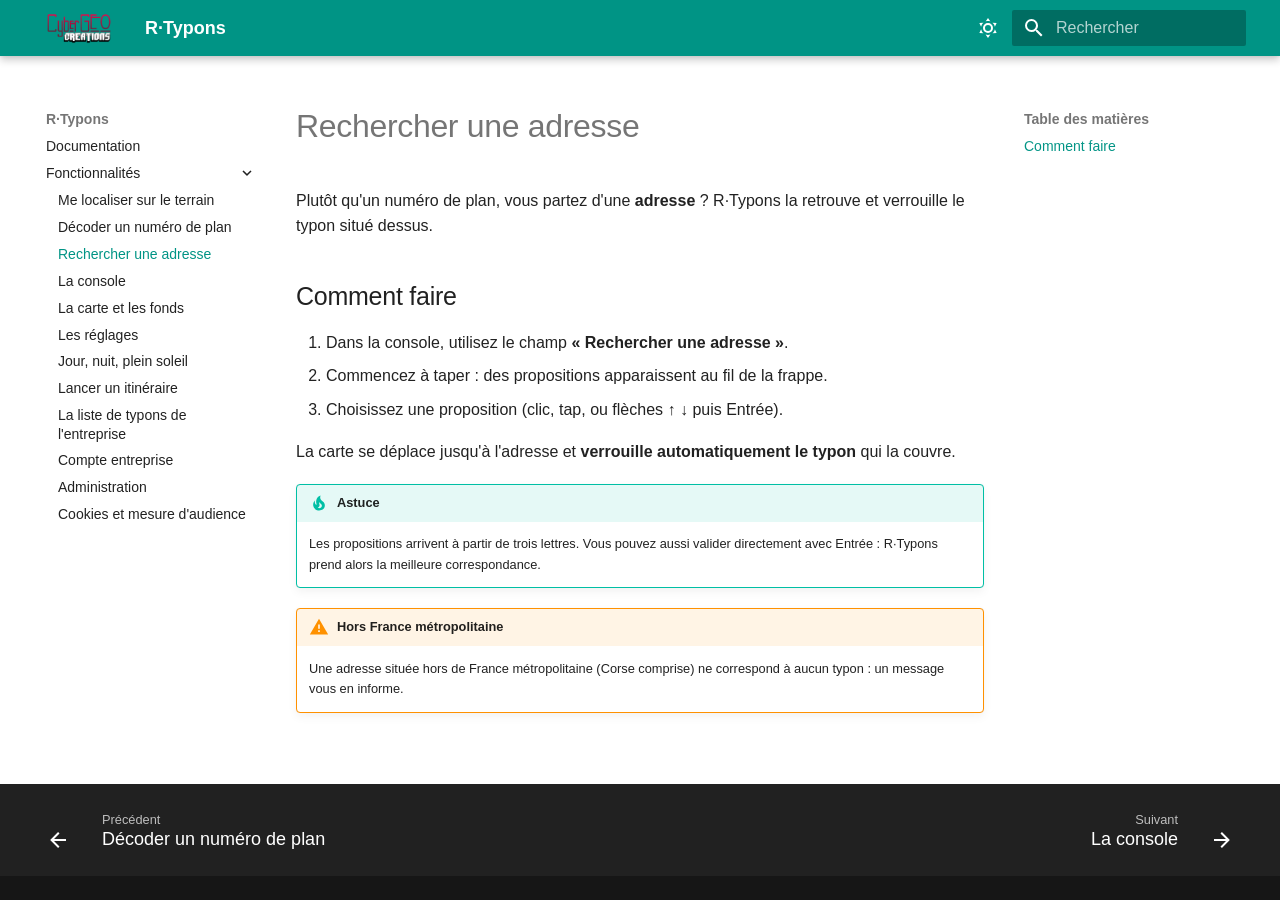
<file: r-typons/features/address/index.html>
<!DOCTYPE html><html lang="fr" class="no-js"><head>
    
      <meta charset="utf-8">
      <meta name="viewport" content="width=device-width,initial-scale=1">
      
        <meta name="description" content="Aide de R·Typons — décoder un plan CARTO 200 V3 et retrouver le typon couvrant une position, sur le terrain comme au bureau.">
      
      
        <meta name="author" content="Cybergéomètre">
      
      
        <link rel="canonical" href="https://cybergeometre.com/r-typons/features/address/">
      
      
        <link rel="prev" href="../typon/">
      
      
        <link rel="next" href="../console/">
      
      
        
      
      
      <link rel="icon" href="../../assets/favicon.ico">
      <meta name="generator" content="mkdocs-1.6.1, mkdocs-material-9.7.6">
    
    
      
        <title>Rechercher une adresse - R·Typons</title>
      
    
    
      <link rel="stylesheet" href="../../assets/stylesheets/main.484c7ddc.min.css">
      
        
        <link rel="stylesheet" href="../../assets/stylesheets/palette.ab4e12ef.min.css">
      
      


    
    
      
    
    
      
    
    
      <link rel="stylesheet" href="../../stylesheets/extra.css">
    
    <script>__md_scope=new URL("../..",location),__md_hash=e=>[...e].reduce(((e,_)=>(e<<5)-e+_.charCodeAt(0)),0),__md_get=(e,_=localStorage,t=__md_scope)=>JSON.parse(_.getItem(t.pathname+"."+e)),__md_set=(e,_,t=localStorage,a=__md_scope)=>{try{t.setItem(a.pathname+"."+e,JSON.stringify(_))}catch(e){}}</script>
    
      

    
    
  <link href="../../assets/stylesheets/glightbox.min.css" rel="stylesheet"><script src="../../assets/javascripts/glightbox.min.js"></script><style id="glightbox-style">
            html.glightbox-open { overflow: initial; height: 100%; }
            .gslide-title { margin-top: 0px; user-select: text; }
            .gslide-desc { color: #666; user-select: text; }
            .gslide-image img { background: white; }
            .gscrollbar-fixer { padding-right: 15px; }
            .gdesc-inner { font-size: 0.75rem; }
            body[data-md-color-scheme="slate"] .gdesc-inner { background: var(--md-default-bg-color); }
            body[data-md-color-scheme="slate"] .gslide-title { color: var(--md-default-fg-color); }
            body[data-md-color-scheme="slate"] .gslide-desc { color: var(--md-default-fg-color); }
        </style></head>
  
  
    
    
      
    
    
    
    
    <body dir="ltr" data-md-color-scheme="default" data-md-color-primary="teal" data-md-color-accent="teal">
  
    
    <input class="md-toggle" data-md-toggle="drawer" type="checkbox" id="__drawer" autocomplete="off">
    <input class="md-toggle" data-md-toggle="search" type="checkbox" id="__search" autocomplete="off">
    <label class="md-overlay" for="__drawer"></label>
    <div data-md-component="skip">
      
        
        <a href="#rechercher-une-adresse" class="md-skip">
          Aller au contenu
        </a>
      
    </div>
    <div data-md-component="announce">
      
    </div>
    
    
      

  

<header class="md-header md-header--shadow" data-md-component="header">
  <nav class="md-header__inner md-grid" aria-label="En-tête">
    <a href="https://cybergeometre.com/" title="R·Typons" class="md-header__button md-logo" aria-label="R·Typons" data-md-component="logo">
      
  <img src="../../assets/logo.png" alt="logo">

    </a>
    <label class="md-header__button md-icon" for="__drawer">
      
      <svg xmlns="http://www.w3.org/2000/svg" viewBox="0 0 24 24"><path d="M3 6h18v2H3zm0 5h18v2H3zm0 5h18v2H3z"></path></svg>
    </label>
    <div class="md-header__title" data-md-component="header-title">
      <div class="md-header__ellipsis">
        <div class="md-header__topic">
          <span class="md-ellipsis">
            R·Typons
          </span>
        </div>
        <div class="md-header__topic" data-md-component="header-topic">
          <span class="md-ellipsis">
            
              Rechercher une adresse
            
          </span>
        </div>
      </div>
    </div>
    
      
        <form class="md-header__option" data-md-component="palette">
  
    
    
    
    <input class="md-option" data-md-color-media="(prefers-color-scheme: light)" data-md-color-scheme="default" data-md-color-primary="teal" data-md-color-accent="teal" aria-label="Passer en mode sombre" type="radio" name="__palette" id="__palette_0">
    
      <label class="md-header__button md-icon" title="Passer en mode sombre" for="__palette_1" hidden="">
        <svg xmlns="http://www.w3.org/2000/svg" viewBox="0 0 24 24"><path d="M12 7a5 5 0 0 1 5 5 5 5 0 0 1-5 5 5 5 0 0 1-5-5 5 5 0 0 1 5-5m0 2a3 3 0 0 0-3 3 3 3 0 0 0 3 3 3 3 0 0 0 3-3 3 3 0 0 0-3-3m0-7 2.39 3.42C13.65 5.15 12.84 5 12 5s-1.65.15-2.39.42zM3.34 7l4.16-.35A7.2 7.2 0 0 0 5.94 8.5c-.44.74-.69 1.5-.83 2.29zm.02 10 1.76-3.77a7.131 7.131 0 0 0 2.38 4.14zM20.65 7l-1.77 3.79a7.02 7.02 0 0 0-2.38-4.15zm-.01 10-4.14.36c.59-.51 1.12-1.14 1.54-1.86.42-.73.69-1.5.83-2.29zM12 22l-2.41-3.44c.74.27 1.55.44 2.41.44.82 0 1.63-.17 2.37-.44z"></path></svg>
      </label>
    
  
    
    
    
    <input class="md-option" data-md-color-media="(prefers-color-scheme: dark)" data-md-color-scheme="slate" data-md-color-primary="teal" data-md-color-accent="teal" aria-label="Passer en mode clair" type="radio" name="__palette" id="__palette_1">
    
      <label class="md-header__button md-icon" title="Passer en mode clair" for="__palette_0" hidden="">
        <svg xmlns="http://www.w3.org/2000/svg" viewBox="0 0 24 24"><path d="m17.75 4.09-2.53 1.94.91 3.06-2.63-1.81-2.63 1.81.91-3.06-2.53-1.94L12.44 4l1.06-3 1.06 3zm3.5 6.91-1.64 1.25.59 1.98-1.7-1.17-1.7 1.17.59-1.98L15.75 11l2.06-.05L18.5 9l.69 1.95zm-2.28 4.95c.83-.08 1.72 1.1 1.19 1.85-.32.45-.66.87-1.08 1.27C15.17 23 8.84 23 4.94 19.07c-3.91-3.9-3.91-10.24 0-14.14.4-.4.82-.76 1.27-1.08.75-.53 1.93.36 1.85 1.19-.27 2.86.69 5.83 2.89 8.02a9.96 9.96 0 0 0 8.02 2.89m-1.64 2.02a12.08 12.08 0 0 1-7.8-3.47c-2.17-2.19-3.33-5-3.49-7.82-2.81 3.14-2.7 7.96.31 10.98 3.02 3.01 7.84 3.12 10.98.31"></path></svg>
      </label>
    
  
</form>
      
    
    
      <script>var palette=__md_get("__palette");if(palette&&palette.color){if("(prefers-color-scheme)"===palette.color.media){var media=matchMedia("(prefers-color-scheme: light)"),input=document.querySelector(media.matches?"[data-md-color-media='(prefers-color-scheme: light)']":"[data-md-color-media='(prefers-color-scheme: dark)']");palette.color.media=input.getAttribute("data-md-color-media"),palette.color.scheme=input.getAttribute("data-md-color-scheme"),palette.color.primary=input.getAttribute("data-md-color-primary"),palette.color.accent=input.getAttribute("data-md-color-accent")}for(var[key,value]of Object.entries(palette.color))document.body.setAttribute("data-md-color-"+key,value)}</script>
    
    
    
      
      
        <label class="md-header__button md-icon" for="__search">
          
          <svg xmlns="http://www.w3.org/2000/svg" viewBox="0 0 24 24"><path d="M9.5 3A6.5 6.5 0 0 1 16 9.5c0 1.61-.59 3.09-1.56 4.23l.27.27h.79l5 5-1.5 1.5-5-5v-.79l-.27-.27A6.52 6.52 0 0 1 9.5 16 6.5 6.5 0 0 1 3 9.5 6.5 6.5 0 0 1 9.5 3m0 2C7 5 5 7 5 9.5S7 14 9.5 14 14 12 14 9.5 12 5 9.5 5"></path></svg>
        </label>
        <div class="md-search" data-md-component="search" role="dialog">
  <label class="md-search__overlay" for="__search"></label>
  <div class="md-search__inner" role="search">
    <form class="md-search__form" name="search">
      <input type="text" class="md-search__input" name="query" aria-label="Rechercher" placeholder="Rechercher" autocapitalize="off" autocorrect="off" autocomplete="off" spellcheck="false" data-md-component="search-query" required="">
      <label class="md-search__icon md-icon" for="__search">
        
        <svg xmlns="http://www.w3.org/2000/svg" viewBox="0 0 24 24"><path d="M9.5 3A6.5 6.5 0 0 1 16 9.5c0 1.61-.59 3.09-1.56 4.23l.27.27h.79l5 5-1.5 1.5-5-5v-.79l-.27-.27A6.52 6.52 0 0 1 9.5 16 6.5 6.5 0 0 1 3 9.5 6.5 6.5 0 0 1 9.5 3m0 2C7 5 5 7 5 9.5S7 14 9.5 14 14 12 14 9.5 12 5 9.5 5"></path></svg>
        
        <svg xmlns="http://www.w3.org/2000/svg" viewBox="0 0 24 24"><path d="M20 11v2H8l5.5 5.5-1.42 1.42L4.16 12l7.92-7.92L13.5 5.5 8 11z"></path></svg>
      </label>
      <nav class="md-search__options" aria-label="Recherche">
        
        <button type="reset" class="md-search__icon md-icon" title="Effacer" aria-label="Effacer" tabindex="-1">
          
          <svg xmlns="http://www.w3.org/2000/svg" viewBox="0 0 24 24"><path d="M19 6.41 17.59 5 12 10.59 6.41 5 5 6.41 10.59 12 5 17.59 6.41 19 12 13.41 17.59 19 19 17.59 13.41 12z"></path></svg>
        </button>
      </nav>
      
        <div class="md-search__suggest" data-md-component="search-suggest"></div>
      
    </form>
    <div class="md-search__output">
      <div class="md-search__scrollwrap" tabindex="0" data-md-scrollfix="">
        <div class="md-search-result" data-md-component="search-result">
          <div class="md-search-result__meta">
            Initialisation de la recherche
          </div>
          <ol class="md-search-result__list" role="presentation"></ol>
        </div>
      </div>
    </div>
  </div>
</div>
      
    
    
  </nav>
  
</header>
    
    <div class="md-container" data-md-component="container">
      
      
        
          
        
      
      <main class="md-main" data-md-component="main">
        <div class="md-main__inner md-grid">
          
            
              
              <div class="md-sidebar md-sidebar--primary" data-md-component="sidebar" data-md-type="navigation">
                <div class="md-sidebar__scrollwrap">
                  <div class="md-sidebar__inner">
                    



<nav class="md-nav md-nav--primary" aria-label="Navigation" data-md-level="0">
  <label class="md-nav__title" for="__drawer">
    <a href="https://cybergeometre.com/" title="R·Typons" class="md-nav__button md-logo" aria-label="R·Typons" data-md-component="logo">
      
  <img src="../../assets/logo.png" alt="logo">

    </a>
    R·Typons
  </label>
  
  <ul class="md-nav__list" data-md-scrollfix="">
    
      
      
  
  
  
  
    <li class="md-nav__item">
      <a href="../.." class="md-nav__link">
        
  
  
  <span class="md-ellipsis">
    
  
    Documentation
  

    
  </span>
  
  

      </a>
    </li>
  

    
      
      
  
  
    
  
  
  
    
    
    
    
    
    <li class="md-nav__item md-nav__item--active md-nav__item--nested">
      
        
        
        <input class="md-nav__toggle md-toggle " type="checkbox" id="__nav_2" checked="">
        
          
          <label class="md-nav__link" for="__nav_2" id="__nav_2_label" tabindex="0">
            
  
  
  <span class="md-ellipsis">
    
  
    Fonctionnalités
  

    
  </span>
  
  

            <span class="md-nav__icon md-icon"></span>
          </label>
        
        <nav class="md-nav" data-md-level="1" aria-labelledby="__nav_2_label" aria-expanded="true">
          <label class="md-nav__title" for="__nav_2">
            <span class="md-nav__icon md-icon"></span>
            
  
    Fonctionnalités
  

          </label>
          <ul class="md-nav__list" data-md-scrollfix="">
            
              
                
  
  
  
  
    <li class="md-nav__item">
      <a href="../geolocation/" class="md-nav__link">
        
  
  
  <span class="md-ellipsis">
    
  
    Me localiser sur le terrain
  

    
  </span>
  
  

      </a>
    </li>
  

              
            
              
                
  
  
  
  
    <li class="md-nav__item">
      <a href="../typon/" class="md-nav__link">
        
  
  
  <span class="md-ellipsis">
    
  
    Décoder un numéro de plan
  

    
  </span>
  
  

      </a>
    </li>
  

              
            
              
                
  
  
    
  
  
  
    <li class="md-nav__item md-nav__item--active">
      
      <input class="md-nav__toggle md-toggle" type="checkbox" id="__toc">
      
      
        
      
      
        <label class="md-nav__link md-nav__link--active" for="__toc">
          
  
  
  <span class="md-ellipsis">
    
  
    Rechercher une adresse
  

    
  </span>
  
  

          <span class="md-nav__icon md-icon"></span>
        </label>
      
      <a href="./" class="md-nav__link md-nav__link--active">
        
  
  
  <span class="md-ellipsis">
    
  
    Rechercher une adresse
  

    
  </span>
  
  

      </a>
      
        

<nav class="md-nav md-nav--secondary" aria-label="Table des matières">
  
  
  
    
  
  
    <label class="md-nav__title" for="__toc">
      <span class="md-nav__icon md-icon"></span>
      Table des matières
    </label>
    <ul class="md-nav__list" data-md-component="toc" data-md-scrollfix="">
      
        <li class="md-nav__item">
  <a href="#comment-faire" class="md-nav__link">
    <span class="md-ellipsis">
      
        Comment faire
      
    </span>
  </a>
  
</li>
      
    </ul>
  
</nav>
      
    </li>
  

              
            
              
                
  
  
  
  
    <li class="md-nav__item">
      <a href="../console/" class="md-nav__link">
        
  
  
  <span class="md-ellipsis">
    
  
    La console
  

    
  </span>
  
  

      </a>
    </li>
  

              
            
              
                
  
  
  
  
    <li class="md-nav__item">
      <a href="../map/" class="md-nav__link">
        
  
  
  <span class="md-ellipsis">
    
  
    La carte et les fonds
  

    
  </span>
  
  

      </a>
    </li>
  

              
            
              
                
  
  
  
  
    <li class="md-nav__item">
      <a href="../settings/" class="md-nav__link">
        
  
  
  <span class="md-ellipsis">
    
  
    Les réglages
  

    
  </span>
  
  

      </a>
    </li>
  

              
            
              
                
  
  
  
  
    <li class="md-nav__item">
      <a href="../theme/" class="md-nav__link">
        
  
  
  <span class="md-ellipsis">
    
  
    Jour, nuit, plein soleil
  

    
  </span>
  
  

      </a>
    </li>
  

              
            
              
                
  
  
  
  
    <li class="md-nav__item">
      <a href="../navigation/" class="md-nav__link">
        
  
  
  <span class="md-ellipsis">
    
  
    Lancer un itinéraire
  

    
  </span>
  
  

      </a>
    </li>
  

              
            
              
                
  
  
  
  
    <li class="md-nav__item">
      <a href="../company-typons/" class="md-nav__link">
        
  
  
  <span class="md-ellipsis">
    
  
    La liste de typons de l'entreprise
  

    
  </span>
  
  

      </a>
    </li>
  

              
            
              
                
  
  
  
  
    <li class="md-nav__item">
      <a href="../account/" class="md-nav__link">
        
  
  
  <span class="md-ellipsis">
    
  
    Compte entreprise
  

    
  </span>
  
  

      </a>
    </li>
  

              
            
              
                
  
  
  
  
    <li class="md-nav__item">
      <a href="../admin/" class="md-nav__link">
        
  
  
  <span class="md-ellipsis">
    
  
    Administration
  

    
  </span>
  
  

      </a>
    </li>
  

              
            
              
                
  
  
  
  
    <li class="md-nav__item">
      <a href="../consent/" class="md-nav__link">
        
  
  
  <span class="md-ellipsis">
    
  
    Cookies et mesure d'audience
  

    
  </span>
  
  

      </a>
    </li>
  

              
            
          </ul>
        </nav>
      
    </li>
  

    
  </ul>
</nav>
                  </div>
                </div>
              </div>
            
            
              
              <div class="md-sidebar md-sidebar--secondary" data-md-component="sidebar" data-md-type="toc">
                <div class="md-sidebar__scrollwrap">
                  <div class="md-sidebar__inner">
                    

<nav class="md-nav md-nav--secondary" aria-label="Table des matières">
  
  
  
    
  
  
    <label class="md-nav__title" for="__toc">
      <span class="md-nav__icon md-icon"></span>
      Table des matières
    </label>
    <ul class="md-nav__list" data-md-component="toc" data-md-scrollfix="">
      
        <li class="md-nav__item">
  <a href="#comment-faire" class="md-nav__link">
    <span class="md-ellipsis">
      
        Comment faire
      
    </span>
  </a>
  
</li>
      
    </ul>
  
</nav>
                  </div>
                </div>
              </div>
            
          
          
            <div class="md-content" data-md-component="content">
              
              <article class="md-content__inner md-typeset">
                
                  



<h1 id="rechercher-une-adresse">Rechercher une adresse</h1>
<p>Plutôt qu'un numéro de plan, vous partez d'une <strong>adresse</strong> ? R·Typons la retrouve
et verrouille le typon situé dessus.</p>
<h2 id="comment-faire">Comment faire</h2>
<ol>
<li>Dans la console, utilisez le champ <strong>« Rechercher une adresse »</strong>.</li>
<li>Commencez à taper : des propositions apparaissent au fil de la frappe.</li>
<li>Choisissez une proposition (clic, tap, ou flèches ↑ ↓ puis Entrée).</li>
</ol>
<p>La carte se déplace jusqu'à l'adresse et <strong>verrouille automatiquement le typon</strong>
qui la couvre.</p>
<div class="admonition tip">
<p class="admonition-title">Astuce</p>
<p>Les propositions arrivent à partir de trois lettres. Vous pouvez aussi
valider directement avec Entrée : R·Typons prend alors la meilleure
correspondance.</p>
</div>
<div class="admonition warning">
<p class="admonition-title">Hors France métropolitaine</p>
<p>Une adresse située hors de France métropolitaine (Corse comprise) ne
correspond à aucun typon : un message vous en informe.</p>
</div>












                
              </article>
            </div>
          
          
<script>var target=document.getElementById(location.hash.slice(1));target&&target.name&&(target.checked=target.name.startsWith("__tabbed_"))</script>
        </div>
        
          <button type="button" class="md-top md-icon" data-md-component="top" hidden="">
  
  <svg xmlns="http://www.w3.org/2000/svg" viewBox="0 0 24 24"><path d="M13 20h-2V8l-5.5 5.5-1.42-1.42L12 4.16l7.92 7.92-1.42 1.42L13 8z"></path></svg>
  Retour en haut de la page
</button>
        
      </main>
      
        <footer class="md-footer">
  
    
      
      <nav class="md-footer__inner md-grid" aria-label="Pied de page">
        
          
          <a href="../typon/" class="md-footer__link md-footer__link--prev" aria-label="Précédent: Décoder un numéro de plan">
            <div class="md-footer__button md-icon">
              
              <svg xmlns="http://www.w3.org/2000/svg" viewBox="0 0 24 24"><path d="M20 11v2H8l5.5 5.5-1.42 1.42L4.16 12l7.92-7.92L13.5 5.5 8 11z"></path></svg>
            </div>
            <div class="md-footer__title">
              <span class="md-footer__direction">
                Précédent
              </span>
              <div class="md-ellipsis">
                Décoder un numéro de plan
              </div>
            </div>
          </a>
        
        
          
          <a href="../console/" class="md-footer__link md-footer__link--next" aria-label="Suivant: La console">
            <div class="md-footer__title">
              <span class="md-footer__direction">
                Suivant
              </span>
              <div class="md-ellipsis">
                La console
              </div>
            </div>
            <div class="md-footer__button md-icon">
              
              <svg xmlns="http://www.w3.org/2000/svg" viewBox="0 0 24 24"><path d="M4 11v2h12l-5.5 5.5 1.42 1.42L19.84 12l-7.92-7.92L10.5 5.5 16 11z"></path></svg>
            </div>
          </a>
        
      </nav>
    
  
  <div class="md-footer-meta md-typeset">
    <div class="md-footer-meta__inner md-grid">
      <div class="md-copyright">
  
  
</div>
      
    </div>
  </div>
</footer>
      
    </div>
    <div class="md-dialog" data-md-component="dialog">
      <div class="md-dialog__inner md-typeset"></div>
    </div>
    
    
    
      
      
      <script id="__config" type="application/json">{"annotate": null, "base": "../..", "features": ["navigation.instant", "navigation.top", "navigation.footer", "search.suggest", "search.highlight", "toc.follow"], "search": "../../assets/javascripts/workers/search.2c215733.min.js", "tags": null, "translations": {"clipboard.copied": "Copi\u00e9 dans le presse-papier", "clipboard.copy": "Copier dans le presse-papier", "search.result.more.one": "1 de plus sur cette page", "search.result.more.other": "# de plus sur cette page", "search.result.none": "Aucun document trouv\u00e9", "search.result.one": "1 document trouv\u00e9", "search.result.other": "# documents trouv\u00e9s", "search.result.placeholder": "Taper pour d\u00e9marrer la recherche", "search.result.term.missing": "Non trouv\u00e9", "select.version": "S\u00e9lectionner la version"}, "version": null}</script>
    
    
      <script src="../../assets/javascripts/bundle.79ae519e.min.js"></script>
      
    
  
<script id="init-glightbox">const lightbox = GLightbox({"touchNavigation": true, "loop": false, "zoomable": true, "draggable": true, "openEffect": "zoom", "closeEffect": "zoom", "slideEffect": "slide"});
document$.subscribe(()=>{ lightbox.reload(); });
</script></body></html>
</file>
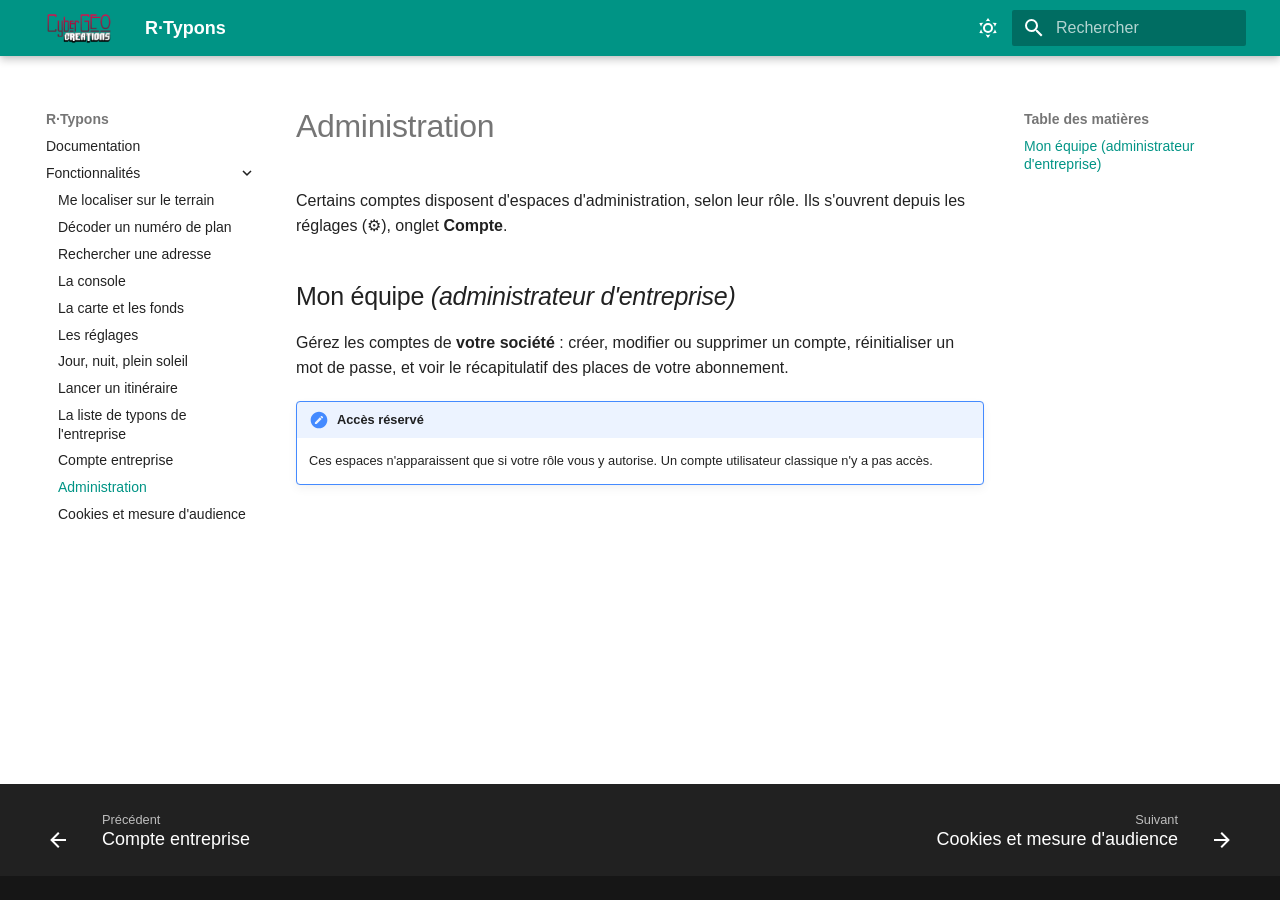
<file: r-typons/features/admin/index.html>
<!DOCTYPE html><html lang="fr" class="no-js"><head>
    
      <meta charset="utf-8">
      <meta name="viewport" content="width=device-width,initial-scale=1">
      
        <meta name="description" content="Aide de R·Typons — décoder un plan CARTO 200 V3 et retrouver le typon couvrant une position, sur le terrain comme au bureau.">
      
      
        <meta name="author" content="Cybergéomètre">
      
      
        <link rel="canonical" href="https://cybergeometre.com/r-typons/features/admin/">
      
      
        <link rel="prev" href="../account/">
      
      
        <link rel="next" href="../consent/">
      
      
        
      
      
      <link rel="icon" href="../../assets/favicon.ico">
      <meta name="generator" content="mkdocs-1.6.1, mkdocs-material-9.7.6">
    
    
      
        <title>Administration - R·Typons</title>
      
    
    
      <link rel="stylesheet" href="../../assets/stylesheets/main.484c7ddc.min.css">
      
        
        <link rel="stylesheet" href="../../assets/stylesheets/palette.ab4e12ef.min.css">
      
      


    
    
      
    
    
      
    
    
      <link rel="stylesheet" href="../../stylesheets/extra.css">
    
    <script>__md_scope=new URL("../..",location),__md_hash=e=>[...e].reduce(((e,_)=>(e<<5)-e+_.charCodeAt(0)),0),__md_get=(e,_=localStorage,t=__md_scope)=>JSON.parse(_.getItem(t.pathname+"."+e)),__md_set=(e,_,t=localStorage,a=__md_scope)=>{try{t.setItem(a.pathname+"."+e,JSON.stringify(_))}catch(e){}}</script>
    
      

    
    
  <link href="../../assets/stylesheets/glightbox.min.css" rel="stylesheet"><script src="../../assets/javascripts/glightbox.min.js"></script><style id="glightbox-style">
            html.glightbox-open { overflow: initial; height: 100%; }
            .gslide-title { margin-top: 0px; user-select: text; }
            .gslide-desc { color: #666; user-select: text; }
            .gslide-image img { background: white; }
            .gscrollbar-fixer { padding-right: 15px; }
            .gdesc-inner { font-size: 0.75rem; }
            body[data-md-color-scheme="slate"] .gdesc-inner { background: var(--md-default-bg-color); }
            body[data-md-color-scheme="slate"] .gslide-title { color: var(--md-default-fg-color); }
            body[data-md-color-scheme="slate"] .gslide-desc { color: var(--md-default-fg-color); }
        </style></head>
  
  
    
    
      
    
    
    
    
    <body dir="ltr" data-md-color-scheme="default" data-md-color-primary="teal" data-md-color-accent="teal">
  
    
    <input class="md-toggle" data-md-toggle="drawer" type="checkbox" id="__drawer" autocomplete="off">
    <input class="md-toggle" data-md-toggle="search" type="checkbox" id="__search" autocomplete="off">
    <label class="md-overlay" for="__drawer"></label>
    <div data-md-component="skip">
      
        
        <a href="#administration" class="md-skip">
          Aller au contenu
        </a>
      
    </div>
    <div data-md-component="announce">
      
    </div>
    
    
      

  

<header class="md-header md-header--shadow" data-md-component="header">
  <nav class="md-header__inner md-grid" aria-label="En-tête">
    <a href="https://cybergeometre.com/" title="R·Typons" class="md-header__button md-logo" aria-label="R·Typons" data-md-component="logo">
      
  <img src="../../assets/logo.png" alt="logo">

    </a>
    <label class="md-header__button md-icon" for="__drawer">
      
      <svg xmlns="http://www.w3.org/2000/svg" viewBox="0 0 24 24"><path d="M3 6h18v2H3zm0 5h18v2H3zm0 5h18v2H3z"></path></svg>
    </label>
    <div class="md-header__title" data-md-component="header-title">
      <div class="md-header__ellipsis">
        <div class="md-header__topic">
          <span class="md-ellipsis">
            R·Typons
          </span>
        </div>
        <div class="md-header__topic" data-md-component="header-topic">
          <span class="md-ellipsis">
            
              Administration
            
          </span>
        </div>
      </div>
    </div>
    
      
        <form class="md-header__option" data-md-component="palette">
  
    
    
    
    <input class="md-option" data-md-color-media="(prefers-color-scheme: light)" data-md-color-scheme="default" data-md-color-primary="teal" data-md-color-accent="teal" aria-label="Passer en mode sombre" type="radio" name="__palette" id="__palette_0">
    
      <label class="md-header__button md-icon" title="Passer en mode sombre" for="__palette_1" hidden="">
        <svg xmlns="http://www.w3.org/2000/svg" viewBox="0 0 24 24"><path d="M12 7a5 5 0 0 1 5 5 5 5 0 0 1-5 5 5 5 0 0 1-5-5 5 5 0 0 1 5-5m0 2a3 3 0 0 0-3 3 3 3 0 0 0 3 3 3 3 0 0 0 3-3 3 3 0 0 0-3-3m0-7 2.39 3.42C13.65 5.15 12.84 5 12 5s-1.65.15-2.39.42zM3.34 7l4.16-.35A7.2 7.2 0 0 0 5.94 8.5c-.44.74-.69 1.5-.83 2.29zm.02 10 1.76-3.77a7.131 7.131 0 0 0 2.38 4.14zM20.65 7l-1.77 3.79a7.02 7.02 0 0 0-2.38-4.15zm-.01 10-4.14.36c.59-.51 1.12-1.14 1.54-1.86.42-.73.69-1.5.83-2.29zM12 22l-2.41-3.44c.74.27 1.55.44 2.41.44.82 0 1.63-.17 2.37-.44z"></path></svg>
      </label>
    
  
    
    
    
    <input class="md-option" data-md-color-media="(prefers-color-scheme: dark)" data-md-color-scheme="slate" data-md-color-primary="teal" data-md-color-accent="teal" aria-label="Passer en mode clair" type="radio" name="__palette" id="__palette_1">
    
      <label class="md-header__button md-icon" title="Passer en mode clair" for="__palette_0" hidden="">
        <svg xmlns="http://www.w3.org/2000/svg" viewBox="0 0 24 24"><path d="m17.75 4.09-2.53 1.94.91 3.06-2.63-1.81-2.63 1.81.91-3.06-2.53-1.94L12.44 4l1.06-3 1.06 3zm3.5 6.91-1.64 1.25.59 1.98-1.7-1.17-1.7 1.17.59-1.98L15.75 11l2.06-.05L18.5 9l.69 1.95zm-2.28 4.95c.83-.08 1.72 1.1 1.19 1.85-.32.45-.66.87-1.08 1.27C15.17 23 8.84 23 4.94 19.07c-3.91-3.9-3.91-10.24 0-14.14.4-.4.82-.76 1.27-1.08.75-.53 1.93.36 1.85 1.19-.27 2.86.69 5.83 2.89 8.02a9.96 9.96 0 0 0 8.02 2.89m-1.64 2.02a12.08 12.08 0 0 1-7.8-3.47c-2.17-2.19-3.33-5-3.49-7.82-2.81 3.14-2.7 7.96.31 10.98 3.02 3.01 7.84 3.12 10.98.31"></path></svg>
      </label>
    
  
</form>
      
    
    
      <script>var palette=__md_get("__palette");if(palette&&palette.color){if("(prefers-color-scheme)"===palette.color.media){var media=matchMedia("(prefers-color-scheme: light)"),input=document.querySelector(media.matches?"[data-md-color-media='(prefers-color-scheme: light)']":"[data-md-color-media='(prefers-color-scheme: dark)']");palette.color.media=input.getAttribute("data-md-color-media"),palette.color.scheme=input.getAttribute("data-md-color-scheme"),palette.color.primary=input.getAttribute("data-md-color-primary"),palette.color.accent=input.getAttribute("data-md-color-accent")}for(var[key,value]of Object.entries(palette.color))document.body.setAttribute("data-md-color-"+key,value)}</script>
    
    
    
      
      
        <label class="md-header__button md-icon" for="__search">
          
          <svg xmlns="http://www.w3.org/2000/svg" viewBox="0 0 24 24"><path d="M9.5 3A6.5 6.5 0 0 1 16 9.5c0 1.61-.59 3.09-1.56 4.23l.27.27h.79l5 5-1.5 1.5-5-5v-.79l-.27-.27A6.52 6.52 0 0 1 9.5 16 6.5 6.5 0 0 1 3 9.5 6.5 6.5 0 0 1 9.5 3m0 2C7 5 5 7 5 9.5S7 14 9.5 14 14 12 14 9.5 12 5 9.5 5"></path></svg>
        </label>
        <div class="md-search" data-md-component="search" role="dialog">
  <label class="md-search__overlay" for="__search"></label>
  <div class="md-search__inner" role="search">
    <form class="md-search__form" name="search">
      <input type="text" class="md-search__input" name="query" aria-label="Rechercher" placeholder="Rechercher" autocapitalize="off" autocorrect="off" autocomplete="off" spellcheck="false" data-md-component="search-query" required="">
      <label class="md-search__icon md-icon" for="__search">
        
        <svg xmlns="http://www.w3.org/2000/svg" viewBox="0 0 24 24"><path d="M9.5 3A6.5 6.5 0 0 1 16 9.5c0 1.61-.59 3.09-1.56 4.23l.27.27h.79l5 5-1.5 1.5-5-5v-.79l-.27-.27A6.52 6.52 0 0 1 9.5 16 6.5 6.5 0 0 1 3 9.5 6.5 6.5 0 0 1 9.5 3m0 2C7 5 5 7 5 9.5S7 14 9.5 14 14 12 14 9.5 12 5 9.5 5"></path></svg>
        
        <svg xmlns="http://www.w3.org/2000/svg" viewBox="0 0 24 24"><path d="M20 11v2H8l5.5 5.5-1.42 1.42L4.16 12l7.92-7.92L13.5 5.5 8 11z"></path></svg>
      </label>
      <nav class="md-search__options" aria-label="Recherche">
        
        <button type="reset" class="md-search__icon md-icon" title="Effacer" aria-label="Effacer" tabindex="-1">
          
          <svg xmlns="http://www.w3.org/2000/svg" viewBox="0 0 24 24"><path d="M19 6.41 17.59 5 12 10.59 6.41 5 5 6.41 10.59 12 5 17.59 6.41 19 12 13.41 17.59 19 19 17.59 13.41 12z"></path></svg>
        </button>
      </nav>
      
        <div class="md-search__suggest" data-md-component="search-suggest"></div>
      
    </form>
    <div class="md-search__output">
      <div class="md-search__scrollwrap" tabindex="0" data-md-scrollfix="">
        <div class="md-search-result" data-md-component="search-result">
          <div class="md-search-result__meta">
            Initialisation de la recherche
          </div>
          <ol class="md-search-result__list" role="presentation"></ol>
        </div>
      </div>
    </div>
  </div>
</div>
      
    
    
  </nav>
  
</header>
    
    <div class="md-container" data-md-component="container">
      
      
        
          
        
      
      <main class="md-main" data-md-component="main">
        <div class="md-main__inner md-grid">
          
            
              
              <div class="md-sidebar md-sidebar--primary" data-md-component="sidebar" data-md-type="navigation">
                <div class="md-sidebar__scrollwrap">
                  <div class="md-sidebar__inner">
                    



<nav class="md-nav md-nav--primary" aria-label="Navigation" data-md-level="0">
  <label class="md-nav__title" for="__drawer">
    <a href="https://cybergeometre.com/" title="R·Typons" class="md-nav__button md-logo" aria-label="R·Typons" data-md-component="logo">
      
  <img src="../../assets/logo.png" alt="logo">

    </a>
    R·Typons
  </label>
  
  <ul class="md-nav__list" data-md-scrollfix="">
    
      
      
  
  
  
  
    <li class="md-nav__item">
      <a href="../.." class="md-nav__link">
        
  
  
  <span class="md-ellipsis">
    
  
    Documentation
  

    
  </span>
  
  

      </a>
    </li>
  

    
      
      
  
  
    
  
  
  
    
    
    
    
    
    <li class="md-nav__item md-nav__item--active md-nav__item--nested">
      
        
        
        <input class="md-nav__toggle md-toggle " type="checkbox" id="__nav_2" checked="">
        
          
          <label class="md-nav__link" for="__nav_2" id="__nav_2_label" tabindex="0">
            
  
  
  <span class="md-ellipsis">
    
  
    Fonctionnalités
  

    
  </span>
  
  

            <span class="md-nav__icon md-icon"></span>
          </label>
        
        <nav class="md-nav" data-md-level="1" aria-labelledby="__nav_2_label" aria-expanded="true">
          <label class="md-nav__title" for="__nav_2">
            <span class="md-nav__icon md-icon"></span>
            
  
    Fonctionnalités
  

          </label>
          <ul class="md-nav__list" data-md-scrollfix="">
            
              
                
  
  
  
  
    <li class="md-nav__item">
      <a href="../geolocation/" class="md-nav__link">
        
  
  
  <span class="md-ellipsis">
    
  
    Me localiser sur le terrain
  

    
  </span>
  
  

      </a>
    </li>
  

              
            
              
                
  
  
  
  
    <li class="md-nav__item">
      <a href="../typon/" class="md-nav__link">
        
  
  
  <span class="md-ellipsis">
    
  
    Décoder un numéro de plan
  

    
  </span>
  
  

      </a>
    </li>
  

              
            
              
                
  
  
  
  
    <li class="md-nav__item">
      <a href="../address/" class="md-nav__link">
        
  
  
  <span class="md-ellipsis">
    
  
    Rechercher une adresse
  

    
  </span>
  
  

      </a>
    </li>
  

              
            
              
                
  
  
  
  
    <li class="md-nav__item">
      <a href="../console/" class="md-nav__link">
        
  
  
  <span class="md-ellipsis">
    
  
    La console
  

    
  </span>
  
  

      </a>
    </li>
  

              
            
              
                
  
  
  
  
    <li class="md-nav__item">
      <a href="../map/" class="md-nav__link">
        
  
  
  <span class="md-ellipsis">
    
  
    La carte et les fonds
  

    
  </span>
  
  

      </a>
    </li>
  

              
            
              
                
  
  
  
  
    <li class="md-nav__item">
      <a href="../settings/" class="md-nav__link">
        
  
  
  <span class="md-ellipsis">
    
  
    Les réglages
  

    
  </span>
  
  

      </a>
    </li>
  

              
            
              
                
  
  
  
  
    <li class="md-nav__item">
      <a href="../theme/" class="md-nav__link">
        
  
  
  <span class="md-ellipsis">
    
  
    Jour, nuit, plein soleil
  

    
  </span>
  
  

      </a>
    </li>
  

              
            
              
                
  
  
  
  
    <li class="md-nav__item">
      <a href="../navigation/" class="md-nav__link">
        
  
  
  <span class="md-ellipsis">
    
  
    Lancer un itinéraire
  

    
  </span>
  
  

      </a>
    </li>
  

              
            
              
                
  
  
  
  
    <li class="md-nav__item">
      <a href="../company-typons/" class="md-nav__link">
        
  
  
  <span class="md-ellipsis">
    
  
    La liste de typons de l'entreprise
  

    
  </span>
  
  

      </a>
    </li>
  

              
            
              
                
  
  
  
  
    <li class="md-nav__item">
      <a href="../account/" class="md-nav__link">
        
  
  
  <span class="md-ellipsis">
    
  
    Compte entreprise
  

    
  </span>
  
  

      </a>
    </li>
  

              
            
              
                
  
  
    
  
  
  
    <li class="md-nav__item md-nav__item--active">
      
      <input class="md-nav__toggle md-toggle" type="checkbox" id="__toc">
      
      
        
      
      
        <label class="md-nav__link md-nav__link--active" for="__toc">
          
  
  
  <span class="md-ellipsis">
    
  
    Administration
  

    
  </span>
  
  

          <span class="md-nav__icon md-icon"></span>
        </label>
      
      <a href="./" class="md-nav__link md-nav__link--active">
        
  
  
  <span class="md-ellipsis">
    
  
    Administration
  

    
  </span>
  
  

      </a>
      
        

<nav class="md-nav md-nav--secondary" aria-label="Table des matières">
  
  
  
    
  
  
    <label class="md-nav__title" for="__toc">
      <span class="md-nav__icon md-icon"></span>
      Table des matières
    </label>
    <ul class="md-nav__list" data-md-component="toc" data-md-scrollfix="">
      
        <li class="md-nav__item">
  <a href="#mon-equipe-administrateur-dentreprise" class="md-nav__link">
    <span class="md-ellipsis">
      
        Mon équipe (administrateur d'entreprise)
      
    </span>
  </a>
  
</li>
      
    </ul>
  
</nav>
      
    </li>
  

              
            
              
                
  
  
  
  
    <li class="md-nav__item">
      <a href="../consent/" class="md-nav__link">
        
  
  
  <span class="md-ellipsis">
    
  
    Cookies et mesure d'audience
  

    
  </span>
  
  

      </a>
    </li>
  

              
            
          </ul>
        </nav>
      
    </li>
  

    
  </ul>
</nav>
                  </div>
                </div>
              </div>
            
            
              
              <div class="md-sidebar md-sidebar--secondary" data-md-component="sidebar" data-md-type="toc">
                <div class="md-sidebar__scrollwrap">
                  <div class="md-sidebar__inner">
                    

<nav class="md-nav md-nav--secondary" aria-label="Table des matières">
  
  
  
    
  
  
    <label class="md-nav__title" for="__toc">
      <span class="md-nav__icon md-icon"></span>
      Table des matières
    </label>
    <ul class="md-nav__list" data-md-component="toc" data-md-scrollfix="">
      
        <li class="md-nav__item">
  <a href="#mon-equipe-administrateur-dentreprise" class="md-nav__link">
    <span class="md-ellipsis">
      
        Mon équipe (administrateur d'entreprise)
      
    </span>
  </a>
  
</li>
      
    </ul>
  
</nav>
                  </div>
                </div>
              </div>
            
          
          
            <div class="md-content" data-md-component="content">
              
              <article class="md-content__inner md-typeset">
                
                  



<h1 id="administration">Administration</h1>
<p>Certains comptes disposent d'espaces d'administration, selon leur rôle. Ils
s'ouvrent depuis les réglages (⚙), onglet <strong>Compte</strong>.</p>
<h2 id="mon-equipe-administrateur-dentreprise">Mon équipe <em>(administrateur d'entreprise)</em></h2>
<p>Gérez les comptes de <strong>votre société</strong> : créer, modifier ou supprimer un compte,
réinitialiser un mot de passe, et voir le récapitulatif des places de votre
abonnement.</p>
<div class="admonition note">
<p class="admonition-title">Accès réservé</p>
<p>Ces espaces n'apparaissent que si votre rôle vous y autorise. Un compte
utilisateur classique n'y a pas accès.</p>
</div>












                
              </article>
            </div>
          
          
<script>var target=document.getElementById(location.hash.slice(1));target&&target.name&&(target.checked=target.name.startsWith("__tabbed_"))</script>
        </div>
        
          <button type="button" class="md-top md-icon" data-md-component="top" hidden="">
  
  <svg xmlns="http://www.w3.org/2000/svg" viewBox="0 0 24 24"><path d="M13 20h-2V8l-5.5 5.5-1.42-1.42L12 4.16l7.92 7.92-1.42 1.42L13 8z"></path></svg>
  Retour en haut de la page
</button>
        
      </main>
      
        <footer class="md-footer">
  
    
      
      <nav class="md-footer__inner md-grid" aria-label="Pied de page">
        
          
          <a href="../account/" class="md-footer__link md-footer__link--prev" aria-label="Précédent: Compte entreprise">
            <div class="md-footer__button md-icon">
              
              <svg xmlns="http://www.w3.org/2000/svg" viewBox="0 0 24 24"><path d="M20 11v2H8l5.5 5.5-1.42 1.42L4.16 12l7.92-7.92L13.5 5.5 8 11z"></path></svg>
            </div>
            <div class="md-footer__title">
              <span class="md-footer__direction">
                Précédent
              </span>
              <div class="md-ellipsis">
                Compte entreprise
              </div>
            </div>
          </a>
        
        
          
          <a href="../consent/" class="md-footer__link md-footer__link--next" aria-label="Suivant: Cookies et mesure d'audience">
            <div class="md-footer__title">
              <span class="md-footer__direction">
                Suivant
              </span>
              <div class="md-ellipsis">
                Cookies et mesure d'audience
              </div>
            </div>
            <div class="md-footer__button md-icon">
              
              <svg xmlns="http://www.w3.org/2000/svg" viewBox="0 0 24 24"><path d="M4 11v2h12l-5.5 5.5 1.42 1.42L19.84 12l-7.92-7.92L10.5 5.5 16 11z"></path></svg>
            </div>
          </a>
        
      </nav>
    
  
  <div class="md-footer-meta md-typeset">
    <div class="md-footer-meta__inner md-grid">
      <div class="md-copyright">
  
  
</div>
      
    </div>
  </div>
</footer>
      
    </div>
    <div class="md-dialog" data-md-component="dialog">
      <div class="md-dialog__inner md-typeset"></div>
    </div>
    
    
    
      
      
      <script id="__config" type="application/json">{"annotate": null, "base": "../..", "features": ["navigation.instant", "navigation.top", "navigation.footer", "search.suggest", "search.highlight", "toc.follow"], "search": "../../assets/javascripts/workers/search.2c215733.min.js", "tags": null, "translations": {"clipboard.copied": "Copi\u00e9 dans le presse-papier", "clipboard.copy": "Copier dans le presse-papier", "search.result.more.one": "1 de plus sur cette page", "search.result.more.other": "# de plus sur cette page", "search.result.none": "Aucun document trouv\u00e9", "search.result.one": "1 document trouv\u00e9", "search.result.other": "# documents trouv\u00e9s", "search.result.placeholder": "Taper pour d\u00e9marrer la recherche", "search.result.term.missing": "Non trouv\u00e9", "select.version": "S\u00e9lectionner la version"}, "version": null}</script>
    
    
      <script src="../../assets/javascripts/bundle.79ae519e.min.js"></script>
      
    
  
<script id="init-glightbox">const lightbox = GLightbox({"touchNavigation": true, "loop": false, "zoomable": true, "draggable": true, "openEffect": "zoom", "closeEffect": "zoom", "slideEffect": "slide"});
document$.subscribe(()=>{ lightbox.reload(); });
</script></body></html>
</file>
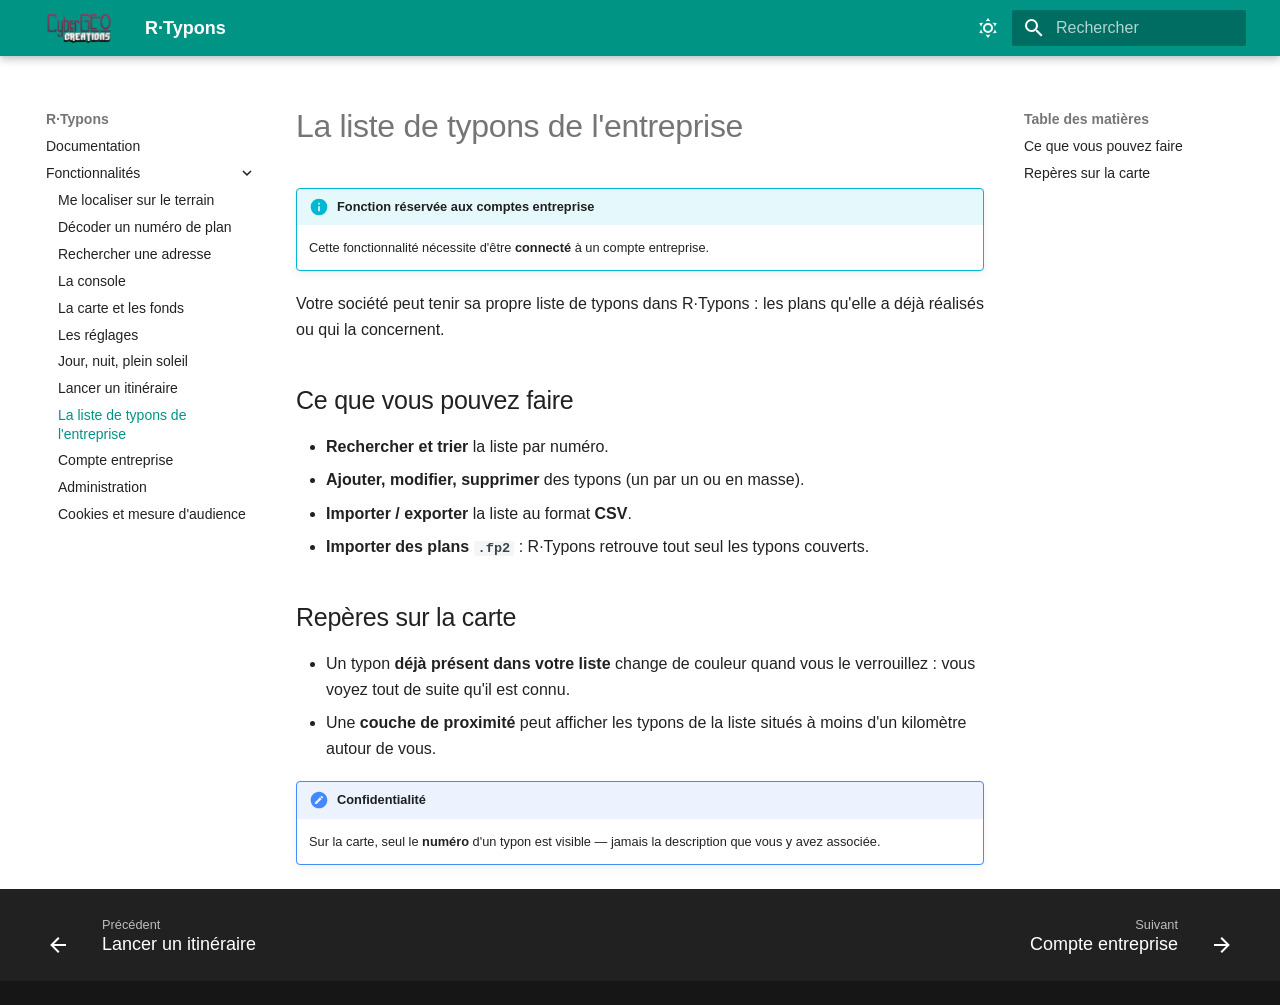
<file: r-typons/features/company-typons/index.html>
<!DOCTYPE html><html lang="fr" class="no-js"><head>
    
      <meta charset="utf-8">
      <meta name="viewport" content="width=device-width,initial-scale=1">
      
        <meta name="description" content="Aide de R·Typons — décoder un plan CARTO 200 V3 et retrouver le typon couvrant une position, sur le terrain comme au bureau.">
      
      
        <meta name="author" content="Cybergéomètre">
      
      
        <link rel="canonical" href="https://cybergeometre.com/r-typons/features/company-typons/">
      
      
        <link rel="prev" href="../navigation/">
      
      
        <link rel="next" href="../account/">
      
      
        
      
      
      <link rel="icon" href="../../assets/favicon.ico">
      <meta name="generator" content="mkdocs-1.6.1, mkdocs-material-9.7.6">
    
    
      
        <title>La liste de typons de l'entreprise - R·Typons</title>
      
    
    
      <link rel="stylesheet" href="../../assets/stylesheets/main.484c7ddc.min.css">
      
        
        <link rel="stylesheet" href="../../assets/stylesheets/palette.ab4e12ef.min.css">
      
      


    
    
      
    
    
      
    
    
      <link rel="stylesheet" href="../../stylesheets/extra.css">
    
    <script>__md_scope=new URL("../..",location),__md_hash=e=>[...e].reduce(((e,_)=>(e<<5)-e+_.charCodeAt(0)),0),__md_get=(e,_=localStorage,t=__md_scope)=>JSON.parse(_.getItem(t.pathname+"."+e)),__md_set=(e,_,t=localStorage,a=__md_scope)=>{try{t.setItem(a.pathname+"."+e,JSON.stringify(_))}catch(e){}}</script>
    
      

    
    
  <link href="../../assets/stylesheets/glightbox.min.css" rel="stylesheet"><script src="../../assets/javascripts/glightbox.min.js"></script><style id="glightbox-style">
            html.glightbox-open { overflow: initial; height: 100%; }
            .gslide-title { margin-top: 0px; user-select: text; }
            .gslide-desc { color: #666; user-select: text; }
            .gslide-image img { background: white; }
            .gscrollbar-fixer { padding-right: 15px; }
            .gdesc-inner { font-size: 0.75rem; }
            body[data-md-color-scheme="slate"] .gdesc-inner { background: var(--md-default-bg-color); }
            body[data-md-color-scheme="slate"] .gslide-title { color: var(--md-default-fg-color); }
            body[data-md-color-scheme="slate"] .gslide-desc { color: var(--md-default-fg-color); }
        </style></head>
  
  
    
    
      
    
    
    
    
    <body dir="ltr" data-md-color-scheme="default" data-md-color-primary="teal" data-md-color-accent="teal">
  
    
    <input class="md-toggle" data-md-toggle="drawer" type="checkbox" id="__drawer" autocomplete="off">
    <input class="md-toggle" data-md-toggle="search" type="checkbox" id="__search" autocomplete="off">
    <label class="md-overlay" for="__drawer"></label>
    <div data-md-component="skip">
      
        
        <a href="#la-liste-de-typons-de-lentreprise" class="md-skip">
          Aller au contenu
        </a>
      
    </div>
    <div data-md-component="announce">
      
    </div>
    
    
      

  

<header class="md-header md-header--shadow" data-md-component="header">
  <nav class="md-header__inner md-grid" aria-label="En-tête">
    <a href="https://cybergeometre.com/" title="R·Typons" class="md-header__button md-logo" aria-label="R·Typons" data-md-component="logo">
      
  <img src="../../assets/logo.png" alt="logo">

    </a>
    <label class="md-header__button md-icon" for="__drawer">
      
      <svg xmlns="http://www.w3.org/2000/svg" viewBox="0 0 24 24"><path d="M3 6h18v2H3zm0 5h18v2H3zm0 5h18v2H3z"></path></svg>
    </label>
    <div class="md-header__title" data-md-component="header-title">
      <div class="md-header__ellipsis">
        <div class="md-header__topic">
          <span class="md-ellipsis">
            R·Typons
          </span>
        </div>
        <div class="md-header__topic" data-md-component="header-topic">
          <span class="md-ellipsis">
            
              La liste de typons de l'entreprise
            
          </span>
        </div>
      </div>
    </div>
    
      
        <form class="md-header__option" data-md-component="palette">
  
    
    
    
    <input class="md-option" data-md-color-media="(prefers-color-scheme: light)" data-md-color-scheme="default" data-md-color-primary="teal" data-md-color-accent="teal" aria-label="Passer en mode sombre" type="radio" name="__palette" id="__palette_0">
    
      <label class="md-header__button md-icon" title="Passer en mode sombre" for="__palette_1" hidden="">
        <svg xmlns="http://www.w3.org/2000/svg" viewBox="0 0 24 24"><path d="M12 7a5 5 0 0 1 5 5 5 5 0 0 1-5 5 5 5 0 0 1-5-5 5 5 0 0 1 5-5m0 2a3 3 0 0 0-3 3 3 3 0 0 0 3 3 3 3 0 0 0 3-3 3 3 0 0 0-3-3m0-7 2.39 3.42C13.65 5.15 12.84 5 12 5s-1.65.15-2.39.42zM3.34 7l4.16-.35A7.2 7.2 0 0 0 5.94 8.5c-.44.74-.69 1.5-.83 2.29zm.02 10 1.76-3.77a7.131 7.131 0 0 0 2.38 4.14zM20.65 7l-1.77 3.79a7.02 7.02 0 0 0-2.38-4.15zm-.01 10-4.14.36c.59-.51 1.12-1.14 1.54-1.86.42-.73.69-1.5.83-2.29zM12 22l-2.41-3.44c.74.27 1.55.44 2.41.44.82 0 1.63-.17 2.37-.44z"></path></svg>
      </label>
    
  
    
    
    
    <input class="md-option" data-md-color-media="(prefers-color-scheme: dark)" data-md-color-scheme="slate" data-md-color-primary="teal" data-md-color-accent="teal" aria-label="Passer en mode clair" type="radio" name="__palette" id="__palette_1">
    
      <label class="md-header__button md-icon" title="Passer en mode clair" for="__palette_0" hidden="">
        <svg xmlns="http://www.w3.org/2000/svg" viewBox="0 0 24 24"><path d="m17.75 4.09-2.53 1.94.91 3.06-2.63-1.81-2.63 1.81.91-3.06-2.53-1.94L12.44 4l1.06-3 1.06 3zm3.5 6.91-1.64 1.25.59 1.98-1.7-1.17-1.7 1.17.59-1.98L15.75 11l2.06-.05L18.5 9l.69 1.95zm-2.28 4.95c.83-.08 1.72 1.1 1.19 1.85-.32.45-.66.87-1.08 1.27C15.17 23 8.84 23 4.94 19.07c-3.91-3.9-3.91-10.24 0-14.14.4-.4.82-.76 1.27-1.08.75-.53 1.93.36 1.85 1.19-.27 2.86.69 5.83 2.89 8.02a9.96 9.96 0 0 0 8.02 2.89m-1.64 2.02a12.08 12.08 0 0 1-7.8-3.47c-2.17-2.19-3.33-5-3.49-7.82-2.81 3.14-2.7 7.96.31 10.98 3.02 3.01 7.84 3.12 10.98.31"></path></svg>
      </label>
    
  
</form>
      
    
    
      <script>var palette=__md_get("__palette");if(palette&&palette.color){if("(prefers-color-scheme)"===palette.color.media){var media=matchMedia("(prefers-color-scheme: light)"),input=document.querySelector(media.matches?"[data-md-color-media='(prefers-color-scheme: light)']":"[data-md-color-media='(prefers-color-scheme: dark)']");palette.color.media=input.getAttribute("data-md-color-media"),palette.color.scheme=input.getAttribute("data-md-color-scheme"),palette.color.primary=input.getAttribute("data-md-color-primary"),palette.color.accent=input.getAttribute("data-md-color-accent")}for(var[key,value]of Object.entries(palette.color))document.body.setAttribute("data-md-color-"+key,value)}</script>
    
    
    
      
      
        <label class="md-header__button md-icon" for="__search">
          
          <svg xmlns="http://www.w3.org/2000/svg" viewBox="0 0 24 24"><path d="M9.5 3A6.5 6.5 0 0 1 16 9.5c0 1.61-.59 3.09-1.56 4.23l.27.27h.79l5 5-1.5 1.5-5-5v-.79l-.27-.27A6.52 6.52 0 0 1 9.5 16 6.5 6.5 0 0 1 3 9.5 6.5 6.5 0 0 1 9.5 3m0 2C7 5 5 7 5 9.5S7 14 9.5 14 14 12 14 9.5 12 5 9.5 5"></path></svg>
        </label>
        <div class="md-search" data-md-component="search" role="dialog">
  <label class="md-search__overlay" for="__search"></label>
  <div class="md-search__inner" role="search">
    <form class="md-search__form" name="search">
      <input type="text" class="md-search__input" name="query" aria-label="Rechercher" placeholder="Rechercher" autocapitalize="off" autocorrect="off" autocomplete="off" spellcheck="false" data-md-component="search-query" required="">
      <label class="md-search__icon md-icon" for="__search">
        
        <svg xmlns="http://www.w3.org/2000/svg" viewBox="0 0 24 24"><path d="M9.5 3A6.5 6.5 0 0 1 16 9.5c0 1.61-.59 3.09-1.56 4.23l.27.27h.79l5 5-1.5 1.5-5-5v-.79l-.27-.27A6.52 6.52 0 0 1 9.5 16 6.5 6.5 0 0 1 3 9.5 6.5 6.5 0 0 1 9.5 3m0 2C7 5 5 7 5 9.5S7 14 9.5 14 14 12 14 9.5 12 5 9.5 5"></path></svg>
        
        <svg xmlns="http://www.w3.org/2000/svg" viewBox="0 0 24 24"><path d="M20 11v2H8l5.5 5.5-1.42 1.42L4.16 12l7.92-7.92L13.5 5.5 8 11z"></path></svg>
      </label>
      <nav class="md-search__options" aria-label="Recherche">
        
        <button type="reset" class="md-search__icon md-icon" title="Effacer" aria-label="Effacer" tabindex="-1">
          
          <svg xmlns="http://www.w3.org/2000/svg" viewBox="0 0 24 24"><path d="M19 6.41 17.59 5 12 10.59 6.41 5 5 6.41 10.59 12 5 17.59 6.41 19 12 13.41 17.59 19 19 17.59 13.41 12z"></path></svg>
        </button>
      </nav>
      
        <div class="md-search__suggest" data-md-component="search-suggest"></div>
      
    </form>
    <div class="md-search__output">
      <div class="md-search__scrollwrap" tabindex="0" data-md-scrollfix="">
        <div class="md-search-result" data-md-component="search-result">
          <div class="md-search-result__meta">
            Initialisation de la recherche
          </div>
          <ol class="md-search-result__list" role="presentation"></ol>
        </div>
      </div>
    </div>
  </div>
</div>
      
    
    
  </nav>
  
</header>
    
    <div class="md-container" data-md-component="container">
      
      
        
          
        
      
      <main class="md-main" data-md-component="main">
        <div class="md-main__inner md-grid">
          
            
              
              <div class="md-sidebar md-sidebar--primary" data-md-component="sidebar" data-md-type="navigation">
                <div class="md-sidebar__scrollwrap">
                  <div class="md-sidebar__inner">
                    



<nav class="md-nav md-nav--primary" aria-label="Navigation" data-md-level="0">
  <label class="md-nav__title" for="__drawer">
    <a href="https://cybergeometre.com/" title="R·Typons" class="md-nav__button md-logo" aria-label="R·Typons" data-md-component="logo">
      
  <img src="../../assets/logo.png" alt="logo">

    </a>
    R·Typons
  </label>
  
  <ul class="md-nav__list" data-md-scrollfix="">
    
      
      
  
  
  
  
    <li class="md-nav__item">
      <a href="../.." class="md-nav__link">
        
  
  
  <span class="md-ellipsis">
    
  
    Documentation
  

    
  </span>
  
  

      </a>
    </li>
  

    
      
      
  
  
    
  
  
  
    
    
    
    
    
    <li class="md-nav__item md-nav__item--active md-nav__item--nested">
      
        
        
        <input class="md-nav__toggle md-toggle " type="checkbox" id="__nav_2" checked="">
        
          
          <label class="md-nav__link" for="__nav_2" id="__nav_2_label" tabindex="0">
            
  
  
  <span class="md-ellipsis">
    
  
    Fonctionnalités
  

    
  </span>
  
  

            <span class="md-nav__icon md-icon"></span>
          </label>
        
        <nav class="md-nav" data-md-level="1" aria-labelledby="__nav_2_label" aria-expanded="true">
          <label class="md-nav__title" for="__nav_2">
            <span class="md-nav__icon md-icon"></span>
            
  
    Fonctionnalités
  

          </label>
          <ul class="md-nav__list" data-md-scrollfix="">
            
              
                
  
  
  
  
    <li class="md-nav__item">
      <a href="../geolocation/" class="md-nav__link">
        
  
  
  <span class="md-ellipsis">
    
  
    Me localiser sur le terrain
  

    
  </span>
  
  

      </a>
    </li>
  

              
            
              
                
  
  
  
  
    <li class="md-nav__item">
      <a href="../typon/" class="md-nav__link">
        
  
  
  <span class="md-ellipsis">
    
  
    Décoder un numéro de plan
  

    
  </span>
  
  

      </a>
    </li>
  

              
            
              
                
  
  
  
  
    <li class="md-nav__item">
      <a href="../address/" class="md-nav__link">
        
  
  
  <span class="md-ellipsis">
    
  
    Rechercher une adresse
  

    
  </span>
  
  

      </a>
    </li>
  

              
            
              
                
  
  
  
  
    <li class="md-nav__item">
      <a href="../console/" class="md-nav__link">
        
  
  
  <span class="md-ellipsis">
    
  
    La console
  

    
  </span>
  
  

      </a>
    </li>
  

              
            
              
                
  
  
  
  
    <li class="md-nav__item">
      <a href="../map/" class="md-nav__link">
        
  
  
  <span class="md-ellipsis">
    
  
    La carte et les fonds
  

    
  </span>
  
  

      </a>
    </li>
  

              
            
              
                
  
  
  
  
    <li class="md-nav__item">
      <a href="../settings/" class="md-nav__link">
        
  
  
  <span class="md-ellipsis">
    
  
    Les réglages
  

    
  </span>
  
  

      </a>
    </li>
  

              
            
              
                
  
  
  
  
    <li class="md-nav__item">
      <a href="../theme/" class="md-nav__link">
        
  
  
  <span class="md-ellipsis">
    
  
    Jour, nuit, plein soleil
  

    
  </span>
  
  

      </a>
    </li>
  

              
            
              
                
  
  
  
  
    <li class="md-nav__item">
      <a href="../navigation/" class="md-nav__link">
        
  
  
  <span class="md-ellipsis">
    
  
    Lancer un itinéraire
  

    
  </span>
  
  

      </a>
    </li>
  

              
            
              
                
  
  
    
  
  
  
    <li class="md-nav__item md-nav__item--active">
      
      <input class="md-nav__toggle md-toggle" type="checkbox" id="__toc">
      
      
        
      
      
        <label class="md-nav__link md-nav__link--active" for="__toc">
          
  
  
  <span class="md-ellipsis">
    
  
    La liste de typons de l'entreprise
  

    
  </span>
  
  

          <span class="md-nav__icon md-icon"></span>
        </label>
      
      <a href="./" class="md-nav__link md-nav__link--active">
        
  
  
  <span class="md-ellipsis">
    
  
    La liste de typons de l'entreprise
  

    
  </span>
  
  

      </a>
      
        

<nav class="md-nav md-nav--secondary" aria-label="Table des matières">
  
  
  
    
  
  
    <label class="md-nav__title" for="__toc">
      <span class="md-nav__icon md-icon"></span>
      Table des matières
    </label>
    <ul class="md-nav__list" data-md-component="toc" data-md-scrollfix="">
      
        <li class="md-nav__item">
  <a href="#ce-que-vous-pouvez-faire" class="md-nav__link">
    <span class="md-ellipsis">
      
        Ce que vous pouvez faire
      
    </span>
  </a>
  
</li>
      
        <li class="md-nav__item">
  <a href="#reperes-sur-la-carte" class="md-nav__link">
    <span class="md-ellipsis">
      
        Repères sur la carte
      
    </span>
  </a>
  
</li>
      
    </ul>
  
</nav>
      
    </li>
  

              
            
              
                
  
  
  
  
    <li class="md-nav__item">
      <a href="../account/" class="md-nav__link">
        
  
  
  <span class="md-ellipsis">
    
  
    Compte entreprise
  

    
  </span>
  
  

      </a>
    </li>
  

              
            
              
                
  
  
  
  
    <li class="md-nav__item">
      <a href="../admin/" class="md-nav__link">
        
  
  
  <span class="md-ellipsis">
    
  
    Administration
  

    
  </span>
  
  

      </a>
    </li>
  

              
            
              
                
  
  
  
  
    <li class="md-nav__item">
      <a href="../consent/" class="md-nav__link">
        
  
  
  <span class="md-ellipsis">
    
  
    Cookies et mesure d'audience
  

    
  </span>
  
  

      </a>
    </li>
  

              
            
          </ul>
        </nav>
      
    </li>
  

    
  </ul>
</nav>
                  </div>
                </div>
              </div>
            
            
              
              <div class="md-sidebar md-sidebar--secondary" data-md-component="sidebar" data-md-type="toc">
                <div class="md-sidebar__scrollwrap">
                  <div class="md-sidebar__inner">
                    

<nav class="md-nav md-nav--secondary" aria-label="Table des matières">
  
  
  
    
  
  
    <label class="md-nav__title" for="__toc">
      <span class="md-nav__icon md-icon"></span>
      Table des matières
    </label>
    <ul class="md-nav__list" data-md-component="toc" data-md-scrollfix="">
      
        <li class="md-nav__item">
  <a href="#ce-que-vous-pouvez-faire" class="md-nav__link">
    <span class="md-ellipsis">
      
        Ce que vous pouvez faire
      
    </span>
  </a>
  
</li>
      
        <li class="md-nav__item">
  <a href="#reperes-sur-la-carte" class="md-nav__link">
    <span class="md-ellipsis">
      
        Repères sur la carte
      
    </span>
  </a>
  
</li>
      
    </ul>
  
</nav>
                  </div>
                </div>
              </div>
            
          
          
            <div class="md-content" data-md-component="content">
              
              <article class="md-content__inner md-typeset">
                
                  



<h1 id="la-liste-de-typons-de-lentreprise">La liste de typons de l'entreprise</h1>
<div class="admonition info">
<p class="admonition-title">Fonction réservée aux comptes entreprise</p>
<p>Cette fonctionnalité nécessite d'être <strong>connecté</strong> à un compte entreprise.</p>
</div>
<p>Votre société peut tenir sa propre liste de typons dans R·Typons : les plans
qu'elle a déjà réalisés ou qui la concernent.</p>
<h2 id="ce-que-vous-pouvez-faire">Ce que vous pouvez faire</h2>
<ul>
<li><strong>Rechercher et trier</strong> la liste par numéro.</li>
<li><strong>Ajouter, modifier, supprimer</strong> des typons (un par un ou en masse).</li>
<li><strong>Importer / exporter</strong> la liste au format <strong>CSV</strong>.</li>
<li><strong>Importer des plans <code>.fp2</code></strong> : R·Typons retrouve tout seul les typons couverts.</li>
</ul>
<h2 id="reperes-sur-la-carte">Repères sur la carte</h2>
<ul>
<li>Un typon <strong>déjà présent dans votre liste</strong> change de couleur quand vous le
  verrouillez : vous voyez tout de suite qu'il est connu.</li>
<li>Une <strong>couche de proximité</strong> peut afficher les typons de la liste situés à moins
  d'un kilomètre autour de vous.</li>
</ul>
<div class="admonition note">
<p class="admonition-title">Confidentialité</p>
<p>Sur la carte, seul le <strong>numéro</strong> d'un typon est visible — jamais la
description que vous y avez associée.</p>
</div>












                
              </article>
            </div>
          
          
<script>var target=document.getElementById(location.hash.slice(1));target&&target.name&&(target.checked=target.name.startsWith("__tabbed_"))</script>
        </div>
        
          <button type="button" class="md-top md-icon" data-md-component="top" hidden="">
  
  <svg xmlns="http://www.w3.org/2000/svg" viewBox="0 0 24 24"><path d="M13 20h-2V8l-5.5 5.5-1.42-1.42L12 4.16l7.92 7.92-1.42 1.42L13 8z"></path></svg>
  Retour en haut de la page
</button>
        
      </main>
      
        <footer class="md-footer">
  
    
      
      <nav class="md-footer__inner md-grid" aria-label="Pied de page">
        
          
          <a href="../navigation/" class="md-footer__link md-footer__link--prev" aria-label="Précédent: Lancer un itinéraire">
            <div class="md-footer__button md-icon">
              
              <svg xmlns="http://www.w3.org/2000/svg" viewBox="0 0 24 24"><path d="M20 11v2H8l5.5 5.5-1.42 1.42L4.16 12l7.92-7.92L13.5 5.5 8 11z"></path></svg>
            </div>
            <div class="md-footer__title">
              <span class="md-footer__direction">
                Précédent
              </span>
              <div class="md-ellipsis">
                Lancer un itinéraire
              </div>
            </div>
          </a>
        
        
          
          <a href="../account/" class="md-footer__link md-footer__link--next" aria-label="Suivant: Compte entreprise">
            <div class="md-footer__title">
              <span class="md-footer__direction">
                Suivant
              </span>
              <div class="md-ellipsis">
                Compte entreprise
              </div>
            </div>
            <div class="md-footer__button md-icon">
              
              <svg xmlns="http://www.w3.org/2000/svg" viewBox="0 0 24 24"><path d="M4 11v2h12l-5.5 5.5 1.42 1.42L19.84 12l-7.92-7.92L10.5 5.5 16 11z"></path></svg>
            </div>
          </a>
        
      </nav>
    
  
  <div class="md-footer-meta md-typeset">
    <div class="md-footer-meta__inner md-grid">
      <div class="md-copyright">
  
  
</div>
      
    </div>
  </div>
</footer>
      
    </div>
    <div class="md-dialog" data-md-component="dialog">
      <div class="md-dialog__inner md-typeset"></div>
    </div>
    
    
    
      
      
      <script id="__config" type="application/json">{"annotate": null, "base": "../..", "features": ["navigation.instant", "navigation.top", "navigation.footer", "search.suggest", "search.highlight", "toc.follow"], "search": "../../assets/javascripts/workers/search.2c215733.min.js", "tags": null, "translations": {"clipboard.copied": "Copi\u00e9 dans le presse-papier", "clipboard.copy": "Copier dans le presse-papier", "search.result.more.one": "1 de plus sur cette page", "search.result.more.other": "# de plus sur cette page", "search.result.none": "Aucun document trouv\u00e9", "search.result.one": "1 document trouv\u00e9", "search.result.other": "# documents trouv\u00e9s", "search.result.placeholder": "Taper pour d\u00e9marrer la recherche", "search.result.term.missing": "Non trouv\u00e9", "select.version": "S\u00e9lectionner la version"}, "version": null}</script>
    
    
      <script src="../../assets/javascripts/bundle.79ae519e.min.js"></script>
      
    
  
<script id="init-glightbox">const lightbox = GLightbox({"touchNavigation": true, "loop": false, "zoomable": true, "draggable": true, "openEffect": "zoom", "closeEffect": "zoom", "slideEffect": "slide"});
document$.subscribe(()=>{ lightbox.reload(); });
</script></body></html>
</file>
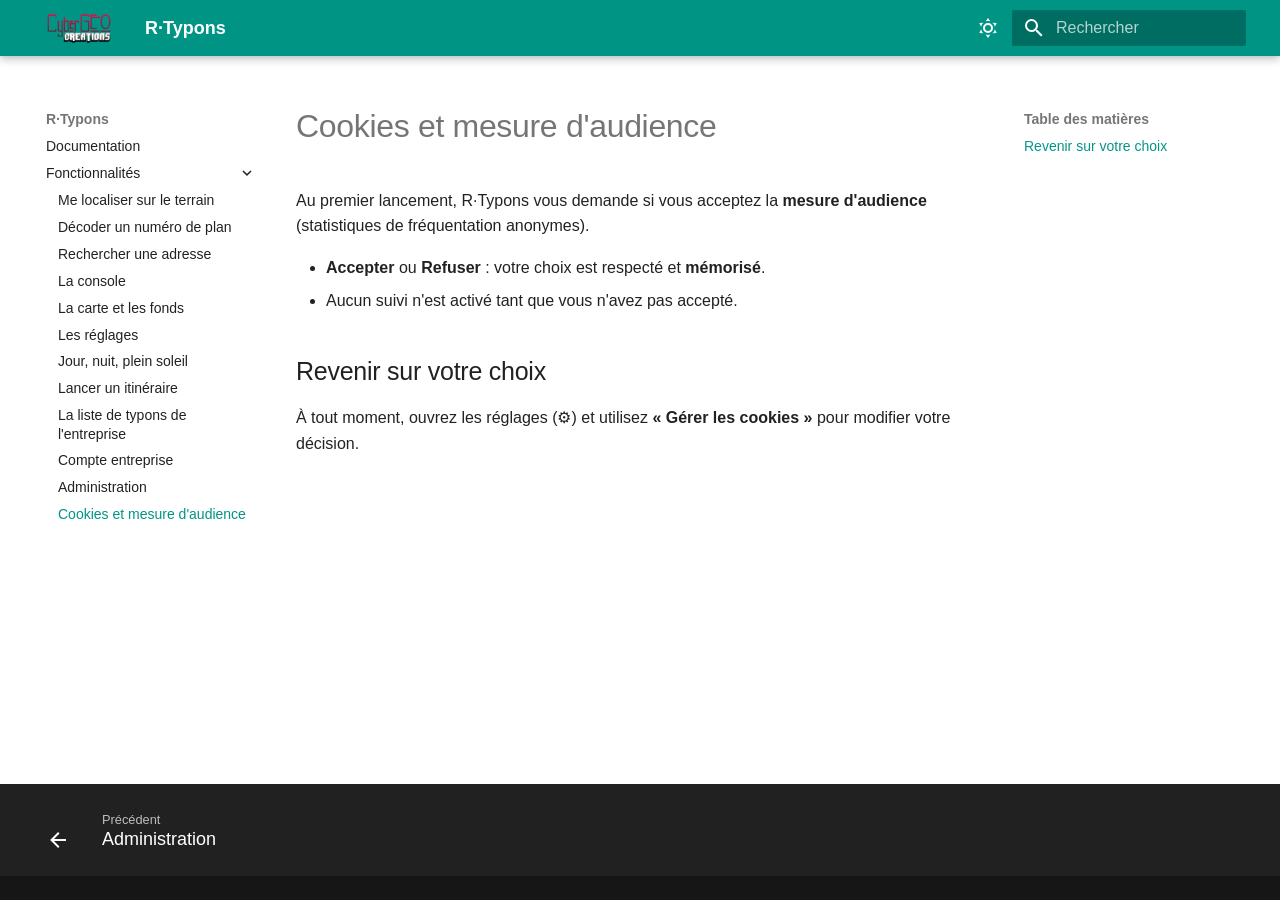
<file: r-typons/features/consent/index.html>
<!DOCTYPE html><html lang="fr" class="no-js"><head>
    
      <meta charset="utf-8">
      <meta name="viewport" content="width=device-width,initial-scale=1">
      
        <meta name="description" content="Aide de R·Typons — décoder un plan CARTO 200 V3 et retrouver le typon couvrant une position, sur le terrain comme au bureau.">
      
      
        <meta name="author" content="Cybergéomètre">
      
      
        <link rel="canonical" href="https://cybergeometre.com/r-typons/features/consent/">
      
      
        <link rel="prev" href="../admin/">
      
      
      
        
      
      
      <link rel="icon" href="../../assets/favicon.ico">
      <meta name="generator" content="mkdocs-1.6.1, mkdocs-material-9.7.6">
    
    
      
        <title>Cookies et mesure d'audience - R·Typons</title>
      
    
    
      <link rel="stylesheet" href="../../assets/stylesheets/main.484c7ddc.min.css">
      
        
        <link rel="stylesheet" href="../../assets/stylesheets/palette.ab4e12ef.min.css">
      
      


    
    
      
    
    
      
    
    
      <link rel="stylesheet" href="../../stylesheets/extra.css">
    
    <script>__md_scope=new URL("../..",location),__md_hash=e=>[...e].reduce(((e,_)=>(e<<5)-e+_.charCodeAt(0)),0),__md_get=(e,_=localStorage,t=__md_scope)=>JSON.parse(_.getItem(t.pathname+"."+e)),__md_set=(e,_,t=localStorage,a=__md_scope)=>{try{t.setItem(a.pathname+"."+e,JSON.stringify(_))}catch(e){}}</script>
    
      

    
    
  <link href="../../assets/stylesheets/glightbox.min.css" rel="stylesheet"><script src="../../assets/javascripts/glightbox.min.js"></script><style id="glightbox-style">
            html.glightbox-open { overflow: initial; height: 100%; }
            .gslide-title { margin-top: 0px; user-select: text; }
            .gslide-desc { color: #666; user-select: text; }
            .gslide-image img { background: white; }
            .gscrollbar-fixer { padding-right: 15px; }
            .gdesc-inner { font-size: 0.75rem; }
            body[data-md-color-scheme="slate"] .gdesc-inner { background: var(--md-default-bg-color); }
            body[data-md-color-scheme="slate"] .gslide-title { color: var(--md-default-fg-color); }
            body[data-md-color-scheme="slate"] .gslide-desc { color: var(--md-default-fg-color); }
        </style></head>
  
  
    
    
      
    
    
    
    
    <body dir="ltr" data-md-color-scheme="default" data-md-color-primary="teal" data-md-color-accent="teal">
  
    
    <input class="md-toggle" data-md-toggle="drawer" type="checkbox" id="__drawer" autocomplete="off">
    <input class="md-toggle" data-md-toggle="search" type="checkbox" id="__search" autocomplete="off">
    <label class="md-overlay" for="__drawer"></label>
    <div data-md-component="skip">
      
        
        <a href="#cookies-et-mesure-daudience" class="md-skip">
          Aller au contenu
        </a>
      
    </div>
    <div data-md-component="announce">
      
    </div>
    
    
      

  

<header class="md-header md-header--shadow" data-md-component="header">
  <nav class="md-header__inner md-grid" aria-label="En-tête">
    <a href="https://cybergeometre.com/" title="R·Typons" class="md-header__button md-logo" aria-label="R·Typons" data-md-component="logo">
      
  <img src="../../assets/logo.png" alt="logo">

    </a>
    <label class="md-header__button md-icon" for="__drawer">
      
      <svg xmlns="http://www.w3.org/2000/svg" viewBox="0 0 24 24"><path d="M3 6h18v2H3zm0 5h18v2H3zm0 5h18v2H3z"></path></svg>
    </label>
    <div class="md-header__title" data-md-component="header-title">
      <div class="md-header__ellipsis">
        <div class="md-header__topic">
          <span class="md-ellipsis">
            R·Typons
          </span>
        </div>
        <div class="md-header__topic" data-md-component="header-topic">
          <span class="md-ellipsis">
            
              Cookies et mesure d'audience
            
          </span>
        </div>
      </div>
    </div>
    
      
        <form class="md-header__option" data-md-component="palette">
  
    
    
    
    <input class="md-option" data-md-color-media="(prefers-color-scheme: light)" data-md-color-scheme="default" data-md-color-primary="teal" data-md-color-accent="teal" aria-label="Passer en mode sombre" type="radio" name="__palette" id="__palette_0">
    
      <label class="md-header__button md-icon" title="Passer en mode sombre" for="__palette_1" hidden="">
        <svg xmlns="http://www.w3.org/2000/svg" viewBox="0 0 24 24"><path d="M12 7a5 5 0 0 1 5 5 5 5 0 0 1-5 5 5 5 0 0 1-5-5 5 5 0 0 1 5-5m0 2a3 3 0 0 0-3 3 3 3 0 0 0 3 3 3 3 0 0 0 3-3 3 3 0 0 0-3-3m0-7 2.39 3.42C13.65 5.15 12.84 5 12 5s-1.65.15-2.39.42zM3.34 7l4.16-.35A7.2 7.2 0 0 0 5.94 8.5c-.44.74-.69 1.5-.83 2.29zm.02 10 1.76-3.77a7.131 7.131 0 0 0 2.38 4.14zM20.65 7l-1.77 3.79a7.02 7.02 0 0 0-2.38-4.15zm-.01 10-4.14.36c.59-.51 1.12-1.14 1.54-1.86.42-.73.69-1.5.83-2.29zM12 22l-2.41-3.44c.74.27 1.55.44 2.41.44.82 0 1.63-.17 2.37-.44z"></path></svg>
      </label>
    
  
    
    
    
    <input class="md-option" data-md-color-media="(prefers-color-scheme: dark)" data-md-color-scheme="slate" data-md-color-primary="teal" data-md-color-accent="teal" aria-label="Passer en mode clair" type="radio" name="__palette" id="__palette_1">
    
      <label class="md-header__button md-icon" title="Passer en mode clair" for="__palette_0" hidden="">
        <svg xmlns="http://www.w3.org/2000/svg" viewBox="0 0 24 24"><path d="m17.75 4.09-2.53 1.94.91 3.06-2.63-1.81-2.63 1.81.91-3.06-2.53-1.94L12.44 4l1.06-3 1.06 3zm3.5 6.91-1.64 1.25.59 1.98-1.7-1.17-1.7 1.17.59-1.98L15.75 11l2.06-.05L18.5 9l.69 1.95zm-2.28 4.95c.83-.08 1.72 1.1 1.19 1.85-.32.45-.66.87-1.08 1.27C15.17 23 8.84 23 4.94 19.07c-3.91-3.9-3.91-10.24 0-14.14.4-.4.82-.76 1.27-1.08.75-.53 1.93.36 1.85 1.19-.27 2.86.69 5.83 2.89 8.02a9.96 9.96 0 0 0 8.02 2.89m-1.64 2.02a12.08 12.08 0 0 1-7.8-3.47c-2.17-2.19-3.33-5-3.49-7.82-2.81 3.14-2.7 7.96.31 10.98 3.02 3.01 7.84 3.12 10.98.31"></path></svg>
      </label>
    
  
</form>
      
    
    
      <script>var palette=__md_get("__palette");if(palette&&palette.color){if("(prefers-color-scheme)"===palette.color.media){var media=matchMedia("(prefers-color-scheme: light)"),input=document.querySelector(media.matches?"[data-md-color-media='(prefers-color-scheme: light)']":"[data-md-color-media='(prefers-color-scheme: dark)']");palette.color.media=input.getAttribute("data-md-color-media"),palette.color.scheme=input.getAttribute("data-md-color-scheme"),palette.color.primary=input.getAttribute("data-md-color-primary"),palette.color.accent=input.getAttribute("data-md-color-accent")}for(var[key,value]of Object.entries(palette.color))document.body.setAttribute("data-md-color-"+key,value)}</script>
    
    
    
      
      
        <label class="md-header__button md-icon" for="__search">
          
          <svg xmlns="http://www.w3.org/2000/svg" viewBox="0 0 24 24"><path d="M9.5 3A6.5 6.5 0 0 1 16 9.5c0 1.61-.59 3.09-1.56 4.23l.27.27h.79l5 5-1.5 1.5-5-5v-.79l-.27-.27A6.52 6.52 0 0 1 9.5 16 6.5 6.5 0 0 1 3 9.5 6.5 6.5 0 0 1 9.5 3m0 2C7 5 5 7 5 9.5S7 14 9.5 14 14 12 14 9.5 12 5 9.5 5"></path></svg>
        </label>
        <div class="md-search" data-md-component="search" role="dialog">
  <label class="md-search__overlay" for="__search"></label>
  <div class="md-search__inner" role="search">
    <form class="md-search__form" name="search">
      <input type="text" class="md-search__input" name="query" aria-label="Rechercher" placeholder="Rechercher" autocapitalize="off" autocorrect="off" autocomplete="off" spellcheck="false" data-md-component="search-query" required="">
      <label class="md-search__icon md-icon" for="__search">
        
        <svg xmlns="http://www.w3.org/2000/svg" viewBox="0 0 24 24"><path d="M9.5 3A6.5 6.5 0 0 1 16 9.5c0 1.61-.59 3.09-1.56 4.23l.27.27h.79l5 5-1.5 1.5-5-5v-.79l-.27-.27A6.52 6.52 0 0 1 9.5 16 6.5 6.5 0 0 1 3 9.5 6.5 6.5 0 0 1 9.5 3m0 2C7 5 5 7 5 9.5S7 14 9.5 14 14 12 14 9.5 12 5 9.5 5"></path></svg>
        
        <svg xmlns="http://www.w3.org/2000/svg" viewBox="0 0 24 24"><path d="M20 11v2H8l5.5 5.5-1.42 1.42L4.16 12l7.92-7.92L13.5 5.5 8 11z"></path></svg>
      </label>
      <nav class="md-search__options" aria-label="Recherche">
        
        <button type="reset" class="md-search__icon md-icon" title="Effacer" aria-label="Effacer" tabindex="-1">
          
          <svg xmlns="http://www.w3.org/2000/svg" viewBox="0 0 24 24"><path d="M19 6.41 17.59 5 12 10.59 6.41 5 5 6.41 10.59 12 5 17.59 6.41 19 12 13.41 17.59 19 19 17.59 13.41 12z"></path></svg>
        </button>
      </nav>
      
        <div class="md-search__suggest" data-md-component="search-suggest"></div>
      
    </form>
    <div class="md-search__output">
      <div class="md-search__scrollwrap" tabindex="0" data-md-scrollfix="">
        <div class="md-search-result" data-md-component="search-result">
          <div class="md-search-result__meta">
            Initialisation de la recherche
          </div>
          <ol class="md-search-result__list" role="presentation"></ol>
        </div>
      </div>
    </div>
  </div>
</div>
      
    
    
  </nav>
  
</header>
    
    <div class="md-container" data-md-component="container">
      
      
        
          
        
      
      <main class="md-main" data-md-component="main">
        <div class="md-main__inner md-grid">
          
            
              
              <div class="md-sidebar md-sidebar--primary" data-md-component="sidebar" data-md-type="navigation">
                <div class="md-sidebar__scrollwrap">
                  <div class="md-sidebar__inner">
                    



<nav class="md-nav md-nav--primary" aria-label="Navigation" data-md-level="0">
  <label class="md-nav__title" for="__drawer">
    <a href="https://cybergeometre.com/" title="R·Typons" class="md-nav__button md-logo" aria-label="R·Typons" data-md-component="logo">
      
  <img src="../../assets/logo.png" alt="logo">

    </a>
    R·Typons
  </label>
  
  <ul class="md-nav__list" data-md-scrollfix="">
    
      
      
  
  
  
  
    <li class="md-nav__item">
      <a href="../.." class="md-nav__link">
        
  
  
  <span class="md-ellipsis">
    
  
    Documentation
  

    
  </span>
  
  

      </a>
    </li>
  

    
      
      
  
  
    
  
  
  
    
    
    
    
    
    <li class="md-nav__item md-nav__item--active md-nav__item--nested">
      
        
        
        <input class="md-nav__toggle md-toggle " type="checkbox" id="__nav_2" checked="">
        
          
          <label class="md-nav__link" for="__nav_2" id="__nav_2_label" tabindex="0">
            
  
  
  <span class="md-ellipsis">
    
  
    Fonctionnalités
  

    
  </span>
  
  

            <span class="md-nav__icon md-icon"></span>
          </label>
        
        <nav class="md-nav" data-md-level="1" aria-labelledby="__nav_2_label" aria-expanded="true">
          <label class="md-nav__title" for="__nav_2">
            <span class="md-nav__icon md-icon"></span>
            
  
    Fonctionnalités
  

          </label>
          <ul class="md-nav__list" data-md-scrollfix="">
            
              
                
  
  
  
  
    <li class="md-nav__item">
      <a href="../geolocation/" class="md-nav__link">
        
  
  
  <span class="md-ellipsis">
    
  
    Me localiser sur le terrain
  

    
  </span>
  
  

      </a>
    </li>
  

              
            
              
                
  
  
  
  
    <li class="md-nav__item">
      <a href="../typon/" class="md-nav__link">
        
  
  
  <span class="md-ellipsis">
    
  
    Décoder un numéro de plan
  

    
  </span>
  
  

      </a>
    </li>
  

              
            
              
                
  
  
  
  
    <li class="md-nav__item">
      <a href="../address/" class="md-nav__link">
        
  
  
  <span class="md-ellipsis">
    
  
    Rechercher une adresse
  

    
  </span>
  
  

      </a>
    </li>
  

              
            
              
                
  
  
  
  
    <li class="md-nav__item">
      <a href="../console/" class="md-nav__link">
        
  
  
  <span class="md-ellipsis">
    
  
    La console
  

    
  </span>
  
  

      </a>
    </li>
  

              
            
              
                
  
  
  
  
    <li class="md-nav__item">
      <a href="../map/" class="md-nav__link">
        
  
  
  <span class="md-ellipsis">
    
  
    La carte et les fonds
  

    
  </span>
  
  

      </a>
    </li>
  

              
            
              
                
  
  
  
  
    <li class="md-nav__item">
      <a href="../settings/" class="md-nav__link">
        
  
  
  <span class="md-ellipsis">
    
  
    Les réglages
  

    
  </span>
  
  

      </a>
    </li>
  

              
            
              
                
  
  
  
  
    <li class="md-nav__item">
      <a href="../theme/" class="md-nav__link">
        
  
  
  <span class="md-ellipsis">
    
  
    Jour, nuit, plein soleil
  

    
  </span>
  
  

      </a>
    </li>
  

              
            
              
                
  
  
  
  
    <li class="md-nav__item">
      <a href="../navigation/" class="md-nav__link">
        
  
  
  <span class="md-ellipsis">
    
  
    Lancer un itinéraire
  

    
  </span>
  
  

      </a>
    </li>
  

              
            
              
                
  
  
  
  
    <li class="md-nav__item">
      <a href="../company-typons/" class="md-nav__link">
        
  
  
  <span class="md-ellipsis">
    
  
    La liste de typons de l'entreprise
  

    
  </span>
  
  

      </a>
    </li>
  

              
            
              
                
  
  
  
  
    <li class="md-nav__item">
      <a href="../account/" class="md-nav__link">
        
  
  
  <span class="md-ellipsis">
    
  
    Compte entreprise
  

    
  </span>
  
  

      </a>
    </li>
  

              
            
              
                
  
  
  
  
    <li class="md-nav__item">
      <a href="../admin/" class="md-nav__link">
        
  
  
  <span class="md-ellipsis">
    
  
    Administration
  

    
  </span>
  
  

      </a>
    </li>
  

              
            
              
                
  
  
    
  
  
  
    <li class="md-nav__item md-nav__item--active">
      
      <input class="md-nav__toggle md-toggle" type="checkbox" id="__toc">
      
      
        
      
      
        <label class="md-nav__link md-nav__link--active" for="__toc">
          
  
  
  <span class="md-ellipsis">
    
  
    Cookies et mesure d'audience
  

    
  </span>
  
  

          <span class="md-nav__icon md-icon"></span>
        </label>
      
      <a href="./" class="md-nav__link md-nav__link--active">
        
  
  
  <span class="md-ellipsis">
    
  
    Cookies et mesure d'audience
  

    
  </span>
  
  

      </a>
      
        

<nav class="md-nav md-nav--secondary" aria-label="Table des matières">
  
  
  
    
  
  
    <label class="md-nav__title" for="__toc">
      <span class="md-nav__icon md-icon"></span>
      Table des matières
    </label>
    <ul class="md-nav__list" data-md-component="toc" data-md-scrollfix="">
      
        <li class="md-nav__item">
  <a href="#revenir-sur-votre-choix" class="md-nav__link">
    <span class="md-ellipsis">
      
        Revenir sur votre choix
      
    </span>
  </a>
  
</li>
      
    </ul>
  
</nav>
      
    </li>
  

              
            
          </ul>
        </nav>
      
    </li>
  

    
  </ul>
</nav>
                  </div>
                </div>
              </div>
            
            
              
              <div class="md-sidebar md-sidebar--secondary" data-md-component="sidebar" data-md-type="toc">
                <div class="md-sidebar__scrollwrap">
                  <div class="md-sidebar__inner">
                    

<nav class="md-nav md-nav--secondary" aria-label="Table des matières">
  
  
  
    
  
  
    <label class="md-nav__title" for="__toc">
      <span class="md-nav__icon md-icon"></span>
      Table des matières
    </label>
    <ul class="md-nav__list" data-md-component="toc" data-md-scrollfix="">
      
        <li class="md-nav__item">
  <a href="#revenir-sur-votre-choix" class="md-nav__link">
    <span class="md-ellipsis">
      
        Revenir sur votre choix
      
    </span>
  </a>
  
</li>
      
    </ul>
  
</nav>
                  </div>
                </div>
              </div>
            
          
          
            <div class="md-content" data-md-component="content">
              
              <article class="md-content__inner md-typeset">
                
                  



<h1 id="cookies-et-mesure-daudience">Cookies et mesure d'audience</h1>
<p>Au premier lancement, R·Typons vous demande si vous acceptez la <strong>mesure
d'audience</strong> (statistiques de fréquentation anonymes).</p>
<ul>
<li><strong>Accepter</strong> ou <strong>Refuser</strong> : votre choix est respecté et <strong>mémorisé</strong>.</li>
<li>Aucun suivi n'est activé tant que vous n'avez pas accepté.</li>
</ul>
<h2 id="revenir-sur-votre-choix">Revenir sur votre choix</h2>
<p>À tout moment, ouvrez les réglages (⚙) et utilisez <strong>« Gérer les cookies »</strong>
pour modifier votre décision.</p>












                
              </article>
            </div>
          
          
<script>var target=document.getElementById(location.hash.slice(1));target&&target.name&&(target.checked=target.name.startsWith("__tabbed_"))</script>
        </div>
        
          <button type="button" class="md-top md-icon" data-md-component="top" hidden="">
  
  <svg xmlns="http://www.w3.org/2000/svg" viewBox="0 0 24 24"><path d="M13 20h-2V8l-5.5 5.5-1.42-1.42L12 4.16l7.92 7.92-1.42 1.42L13 8z"></path></svg>
  Retour en haut de la page
</button>
        
      </main>
      
        <footer class="md-footer">
  
    
      
      <nav class="md-footer__inner md-grid" aria-label="Pied de page">
        
          
          <a href="../admin/" class="md-footer__link md-footer__link--prev" aria-label="Précédent: Administration">
            <div class="md-footer__button md-icon">
              
              <svg xmlns="http://www.w3.org/2000/svg" viewBox="0 0 24 24"><path d="M20 11v2H8l5.5 5.5-1.42 1.42L4.16 12l7.92-7.92L13.5 5.5 8 11z"></path></svg>
            </div>
            <div class="md-footer__title">
              <span class="md-footer__direction">
                Précédent
              </span>
              <div class="md-ellipsis">
                Administration
              </div>
            </div>
          </a>
        
        
      </nav>
    
  
  <div class="md-footer-meta md-typeset">
    <div class="md-footer-meta__inner md-grid">
      <div class="md-copyright">
  
  
</div>
      
    </div>
  </div>
</footer>
      
    </div>
    <div class="md-dialog" data-md-component="dialog">
      <div class="md-dialog__inner md-typeset"></div>
    </div>
    
    
    
      
      
      <script id="__config" type="application/json">{"annotate": null, "base": "../..", "features": ["navigation.instant", "navigation.top", "navigation.footer", "search.suggest", "search.highlight", "toc.follow"], "search": "../../assets/javascripts/workers/search.2c215733.min.js", "tags": null, "translations": {"clipboard.copied": "Copi\u00e9 dans le presse-papier", "clipboard.copy": "Copier dans le presse-papier", "search.result.more.one": "1 de plus sur cette page", "search.result.more.other": "# de plus sur cette page", "search.result.none": "Aucun document trouv\u00e9", "search.result.one": "1 document trouv\u00e9", "search.result.other": "# documents trouv\u00e9s", "search.result.placeholder": "Taper pour d\u00e9marrer la recherche", "search.result.term.missing": "Non trouv\u00e9", "select.version": "S\u00e9lectionner la version"}, "version": null}</script>
    
    
      <script src="../../assets/javascripts/bundle.79ae519e.min.js"></script>
      
    
  
<script id="init-glightbox">const lightbox = GLightbox({"touchNavigation": true, "loop": false, "zoomable": true, "draggable": true, "openEffect": "zoom", "closeEffect": "zoom", "slideEffect": "slide"});
document$.subscribe(()=>{ lightbox.reload(); });
</script></body></html>
</file>
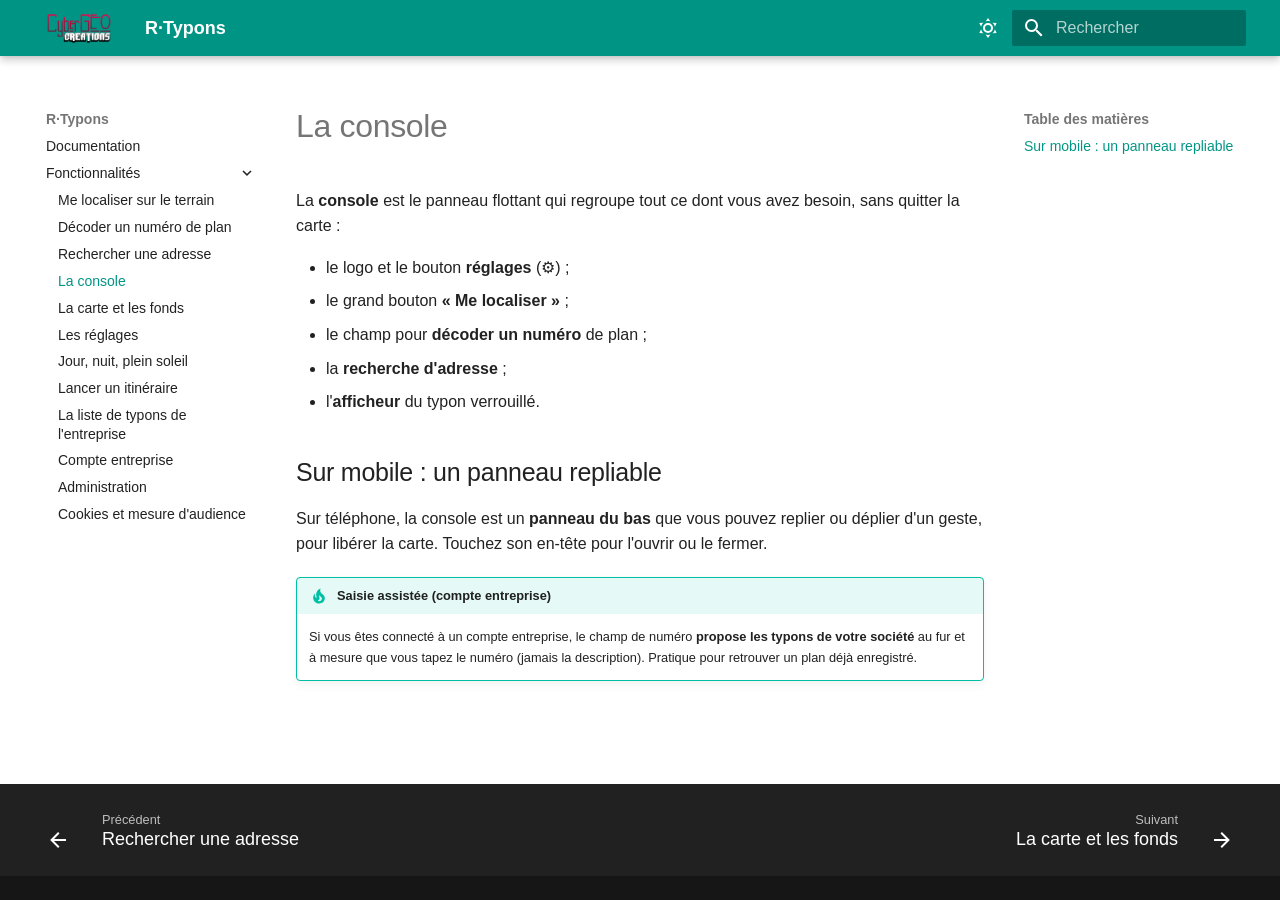
<file: r-typons/features/console/index.html>
<!DOCTYPE html><html lang="fr" class="no-js"><head>
    
      <meta charset="utf-8">
      <meta name="viewport" content="width=device-width,initial-scale=1">
      
        <meta name="description" content="Aide de R·Typons — décoder un plan CARTO 200 V3 et retrouver le typon couvrant une position, sur le terrain comme au bureau.">
      
      
        <meta name="author" content="Cybergéomètre">
      
      
        <link rel="canonical" href="https://cybergeometre.com/r-typons/features/console/">
      
      
        <link rel="prev" href="../address/">
      
      
        <link rel="next" href="../map/">
      
      
        
      
      
      <link rel="icon" href="../../assets/favicon.ico">
      <meta name="generator" content="mkdocs-1.6.1, mkdocs-material-9.7.6">
    
    
      
        <title>La console - R·Typons</title>
      
    
    
      <link rel="stylesheet" href="../../assets/stylesheets/main.484c7ddc.min.css">
      
        
        <link rel="stylesheet" href="../../assets/stylesheets/palette.ab4e12ef.min.css">
      
      


    
    
      
    
    
      
    
    
      <link rel="stylesheet" href="../../stylesheets/extra.css">
    
    <script>__md_scope=new URL("../..",location),__md_hash=e=>[...e].reduce(((e,_)=>(e<<5)-e+_.charCodeAt(0)),0),__md_get=(e,_=localStorage,t=__md_scope)=>JSON.parse(_.getItem(t.pathname+"."+e)),__md_set=(e,_,t=localStorage,a=__md_scope)=>{try{t.setItem(a.pathname+"."+e,JSON.stringify(_))}catch(e){}}</script>
    
      

    
    
  <link href="../../assets/stylesheets/glightbox.min.css" rel="stylesheet"><script src="../../assets/javascripts/glightbox.min.js"></script><style id="glightbox-style">
            html.glightbox-open { overflow: initial; height: 100%; }
            .gslide-title { margin-top: 0px; user-select: text; }
            .gslide-desc { color: #666; user-select: text; }
            .gslide-image img { background: white; }
            .gscrollbar-fixer { padding-right: 15px; }
            .gdesc-inner { font-size: 0.75rem; }
            body[data-md-color-scheme="slate"] .gdesc-inner { background: var(--md-default-bg-color); }
            body[data-md-color-scheme="slate"] .gslide-title { color: var(--md-default-fg-color); }
            body[data-md-color-scheme="slate"] .gslide-desc { color: var(--md-default-fg-color); }
        </style></head>
  
  
    
    
      
    
    
    
    
    <body dir="ltr" data-md-color-scheme="default" data-md-color-primary="teal" data-md-color-accent="teal">
  
    
    <input class="md-toggle" data-md-toggle="drawer" type="checkbox" id="__drawer" autocomplete="off">
    <input class="md-toggle" data-md-toggle="search" type="checkbox" id="__search" autocomplete="off">
    <label class="md-overlay" for="__drawer"></label>
    <div data-md-component="skip">
      
        
        <a href="#la-console" class="md-skip">
          Aller au contenu
        </a>
      
    </div>
    <div data-md-component="announce">
      
    </div>
    
    
      

  

<header class="md-header md-header--shadow" data-md-component="header">
  <nav class="md-header__inner md-grid" aria-label="En-tête">
    <a href="https://cybergeometre.com/" title="R·Typons" class="md-header__button md-logo" aria-label="R·Typons" data-md-component="logo">
      
  <img src="../../assets/logo.png" alt="logo">

    </a>
    <label class="md-header__button md-icon" for="__drawer">
      
      <svg xmlns="http://www.w3.org/2000/svg" viewBox="0 0 24 24"><path d="M3 6h18v2H3zm0 5h18v2H3zm0 5h18v2H3z"></path></svg>
    </label>
    <div class="md-header__title" data-md-component="header-title">
      <div class="md-header__ellipsis">
        <div class="md-header__topic">
          <span class="md-ellipsis">
            R·Typons
          </span>
        </div>
        <div class="md-header__topic" data-md-component="header-topic">
          <span class="md-ellipsis">
            
              La console
            
          </span>
        </div>
      </div>
    </div>
    
      
        <form class="md-header__option" data-md-component="palette">
  
    
    
    
    <input class="md-option" data-md-color-media="(prefers-color-scheme: light)" data-md-color-scheme="default" data-md-color-primary="teal" data-md-color-accent="teal" aria-label="Passer en mode sombre" type="radio" name="__palette" id="__palette_0">
    
      <label class="md-header__button md-icon" title="Passer en mode sombre" for="__palette_1" hidden="">
        <svg xmlns="http://www.w3.org/2000/svg" viewBox="0 0 24 24"><path d="M12 7a5 5 0 0 1 5 5 5 5 0 0 1-5 5 5 5 0 0 1-5-5 5 5 0 0 1 5-5m0 2a3 3 0 0 0-3 3 3 3 0 0 0 3 3 3 3 0 0 0 3-3 3 3 0 0 0-3-3m0-7 2.39 3.42C13.65 5.15 12.84 5 12 5s-1.65.15-2.39.42zM3.34 7l4.16-.35A7.2 7.2 0 0 0 5.94 8.5c-.44.74-.69 1.5-.83 2.29zm.02 10 1.76-3.77a7.131 7.131 0 0 0 2.38 4.14zM20.65 7l-1.77 3.79a7.02 7.02 0 0 0-2.38-4.15zm-.01 10-4.14.36c.59-.51 1.12-1.14 1.54-1.86.42-.73.69-1.5.83-2.29zM12 22l-2.41-3.44c.74.27 1.55.44 2.41.44.82 0 1.63-.17 2.37-.44z"></path></svg>
      </label>
    
  
    
    
    
    <input class="md-option" data-md-color-media="(prefers-color-scheme: dark)" data-md-color-scheme="slate" data-md-color-primary="teal" data-md-color-accent="teal" aria-label="Passer en mode clair" type="radio" name="__palette" id="__palette_1">
    
      <label class="md-header__button md-icon" title="Passer en mode clair" for="__palette_0" hidden="">
        <svg xmlns="http://www.w3.org/2000/svg" viewBox="0 0 24 24"><path d="m17.75 4.09-2.53 1.94.91 3.06-2.63-1.81-2.63 1.81.91-3.06-2.53-1.94L12.44 4l1.06-3 1.06 3zm3.5 6.91-1.64 1.25.59 1.98-1.7-1.17-1.7 1.17.59-1.98L15.75 11l2.06-.05L18.5 9l.69 1.95zm-2.28 4.95c.83-.08 1.72 1.1 1.19 1.85-.32.45-.66.87-1.08 1.27C15.17 23 8.84 23 4.94 19.07c-3.91-3.9-3.91-10.24 0-14.14.4-.4.82-.76 1.27-1.08.75-.53 1.93.36 1.85 1.19-.27 2.86.69 5.83 2.89 8.02a9.96 9.96 0 0 0 8.02 2.89m-1.64 2.02a12.08 12.08 0 0 1-7.8-3.47c-2.17-2.19-3.33-5-3.49-7.82-2.81 3.14-2.7 7.96.31 10.98 3.02 3.01 7.84 3.12 10.98.31"></path></svg>
      </label>
    
  
</form>
      
    
    
      <script>var palette=__md_get("__palette");if(palette&&palette.color){if("(prefers-color-scheme)"===palette.color.media){var media=matchMedia("(prefers-color-scheme: light)"),input=document.querySelector(media.matches?"[data-md-color-media='(prefers-color-scheme: light)']":"[data-md-color-media='(prefers-color-scheme: dark)']");palette.color.media=input.getAttribute("data-md-color-media"),palette.color.scheme=input.getAttribute("data-md-color-scheme"),palette.color.primary=input.getAttribute("data-md-color-primary"),palette.color.accent=input.getAttribute("data-md-color-accent")}for(var[key,value]of Object.entries(palette.color))document.body.setAttribute("data-md-color-"+key,value)}</script>
    
    
    
      
      
        <label class="md-header__button md-icon" for="__search">
          
          <svg xmlns="http://www.w3.org/2000/svg" viewBox="0 0 24 24"><path d="M9.5 3A6.5 6.5 0 0 1 16 9.5c0 1.61-.59 3.09-1.56 4.23l.27.27h.79l5 5-1.5 1.5-5-5v-.79l-.27-.27A6.52 6.52 0 0 1 9.5 16 6.5 6.5 0 0 1 3 9.5 6.5 6.5 0 0 1 9.5 3m0 2C7 5 5 7 5 9.5S7 14 9.5 14 14 12 14 9.5 12 5 9.5 5"></path></svg>
        </label>
        <div class="md-search" data-md-component="search" role="dialog">
  <label class="md-search__overlay" for="__search"></label>
  <div class="md-search__inner" role="search">
    <form class="md-search__form" name="search">
      <input type="text" class="md-search__input" name="query" aria-label="Rechercher" placeholder="Rechercher" autocapitalize="off" autocorrect="off" autocomplete="off" spellcheck="false" data-md-component="search-query" required="">
      <label class="md-search__icon md-icon" for="__search">
        
        <svg xmlns="http://www.w3.org/2000/svg" viewBox="0 0 24 24"><path d="M9.5 3A6.5 6.5 0 0 1 16 9.5c0 1.61-.59 3.09-1.56 4.23l.27.27h.79l5 5-1.5 1.5-5-5v-.79l-.27-.27A6.52 6.52 0 0 1 9.5 16 6.5 6.5 0 0 1 3 9.5 6.5 6.5 0 0 1 9.5 3m0 2C7 5 5 7 5 9.5S7 14 9.5 14 14 12 14 9.5 12 5 9.5 5"></path></svg>
        
        <svg xmlns="http://www.w3.org/2000/svg" viewBox="0 0 24 24"><path d="M20 11v2H8l5.5 5.5-1.42 1.42L4.16 12l7.92-7.92L13.5 5.5 8 11z"></path></svg>
      </label>
      <nav class="md-search__options" aria-label="Recherche">
        
        <button type="reset" class="md-search__icon md-icon" title="Effacer" aria-label="Effacer" tabindex="-1">
          
          <svg xmlns="http://www.w3.org/2000/svg" viewBox="0 0 24 24"><path d="M19 6.41 17.59 5 12 10.59 6.41 5 5 6.41 10.59 12 5 17.59 6.41 19 12 13.41 17.59 19 19 17.59 13.41 12z"></path></svg>
        </button>
      </nav>
      
        <div class="md-search__suggest" data-md-component="search-suggest"></div>
      
    </form>
    <div class="md-search__output">
      <div class="md-search__scrollwrap" tabindex="0" data-md-scrollfix="">
        <div class="md-search-result" data-md-component="search-result">
          <div class="md-search-result__meta">
            Initialisation de la recherche
          </div>
          <ol class="md-search-result__list" role="presentation"></ol>
        </div>
      </div>
    </div>
  </div>
</div>
      
    
    
  </nav>
  
</header>
    
    <div class="md-container" data-md-component="container">
      
      
        
          
        
      
      <main class="md-main" data-md-component="main">
        <div class="md-main__inner md-grid">
          
            
              
              <div class="md-sidebar md-sidebar--primary" data-md-component="sidebar" data-md-type="navigation">
                <div class="md-sidebar__scrollwrap">
                  <div class="md-sidebar__inner">
                    



<nav class="md-nav md-nav--primary" aria-label="Navigation" data-md-level="0">
  <label class="md-nav__title" for="__drawer">
    <a href="https://cybergeometre.com/" title="R·Typons" class="md-nav__button md-logo" aria-label="R·Typons" data-md-component="logo">
      
  <img src="../../assets/logo.png" alt="logo">

    </a>
    R·Typons
  </label>
  
  <ul class="md-nav__list" data-md-scrollfix="">
    
      
      
  
  
  
  
    <li class="md-nav__item">
      <a href="../.." class="md-nav__link">
        
  
  
  <span class="md-ellipsis">
    
  
    Documentation
  

    
  </span>
  
  

      </a>
    </li>
  

    
      
      
  
  
    
  
  
  
    
    
    
    
    
    <li class="md-nav__item md-nav__item--active md-nav__item--nested">
      
        
        
        <input class="md-nav__toggle md-toggle " type="checkbox" id="__nav_2" checked="">
        
          
          <label class="md-nav__link" for="__nav_2" id="__nav_2_label" tabindex="0">
            
  
  
  <span class="md-ellipsis">
    
  
    Fonctionnalités
  

    
  </span>
  
  

            <span class="md-nav__icon md-icon"></span>
          </label>
        
        <nav class="md-nav" data-md-level="1" aria-labelledby="__nav_2_label" aria-expanded="true">
          <label class="md-nav__title" for="__nav_2">
            <span class="md-nav__icon md-icon"></span>
            
  
    Fonctionnalités
  

          </label>
          <ul class="md-nav__list" data-md-scrollfix="">
            
              
                
  
  
  
  
    <li class="md-nav__item">
      <a href="../geolocation/" class="md-nav__link">
        
  
  
  <span class="md-ellipsis">
    
  
    Me localiser sur le terrain
  

    
  </span>
  
  

      </a>
    </li>
  

              
            
              
                
  
  
  
  
    <li class="md-nav__item">
      <a href="../typon/" class="md-nav__link">
        
  
  
  <span class="md-ellipsis">
    
  
    Décoder un numéro de plan
  

    
  </span>
  
  

      </a>
    </li>
  

              
            
              
                
  
  
  
  
    <li class="md-nav__item">
      <a href="../address/" class="md-nav__link">
        
  
  
  <span class="md-ellipsis">
    
  
    Rechercher une adresse
  

    
  </span>
  
  

      </a>
    </li>
  

              
            
              
                
  
  
    
  
  
  
    <li class="md-nav__item md-nav__item--active">
      
      <input class="md-nav__toggle md-toggle" type="checkbox" id="__toc">
      
      
        
      
      
        <label class="md-nav__link md-nav__link--active" for="__toc">
          
  
  
  <span class="md-ellipsis">
    
  
    La console
  

    
  </span>
  
  

          <span class="md-nav__icon md-icon"></span>
        </label>
      
      <a href="./" class="md-nav__link md-nav__link--active">
        
  
  
  <span class="md-ellipsis">
    
  
    La console
  

    
  </span>
  
  

      </a>
      
        

<nav class="md-nav md-nav--secondary" aria-label="Table des matières">
  
  
  
    
  
  
    <label class="md-nav__title" for="__toc">
      <span class="md-nav__icon md-icon"></span>
      Table des matières
    </label>
    <ul class="md-nav__list" data-md-component="toc" data-md-scrollfix="">
      
        <li class="md-nav__item">
  <a href="#sur-mobile-un-panneau-repliable" class="md-nav__link">
    <span class="md-ellipsis">
      
        Sur mobile : un panneau repliable
      
    </span>
  </a>
  
</li>
      
    </ul>
  
</nav>
      
    </li>
  

              
            
              
                
  
  
  
  
    <li class="md-nav__item">
      <a href="../map/" class="md-nav__link">
        
  
  
  <span class="md-ellipsis">
    
  
    La carte et les fonds
  

    
  </span>
  
  

      </a>
    </li>
  

              
            
              
                
  
  
  
  
    <li class="md-nav__item">
      <a href="../settings/" class="md-nav__link">
        
  
  
  <span class="md-ellipsis">
    
  
    Les réglages
  

    
  </span>
  
  

      </a>
    </li>
  

              
            
              
                
  
  
  
  
    <li class="md-nav__item">
      <a href="../theme/" class="md-nav__link">
        
  
  
  <span class="md-ellipsis">
    
  
    Jour, nuit, plein soleil
  

    
  </span>
  
  

      </a>
    </li>
  

              
            
              
                
  
  
  
  
    <li class="md-nav__item">
      <a href="../navigation/" class="md-nav__link">
        
  
  
  <span class="md-ellipsis">
    
  
    Lancer un itinéraire
  

    
  </span>
  
  

      </a>
    </li>
  

              
            
              
                
  
  
  
  
    <li class="md-nav__item">
      <a href="../company-typons/" class="md-nav__link">
        
  
  
  <span class="md-ellipsis">
    
  
    La liste de typons de l'entreprise
  

    
  </span>
  
  

      </a>
    </li>
  

              
            
              
                
  
  
  
  
    <li class="md-nav__item">
      <a href="../account/" class="md-nav__link">
        
  
  
  <span class="md-ellipsis">
    
  
    Compte entreprise
  

    
  </span>
  
  

      </a>
    </li>
  

              
            
              
                
  
  
  
  
    <li class="md-nav__item">
      <a href="../admin/" class="md-nav__link">
        
  
  
  <span class="md-ellipsis">
    
  
    Administration
  

    
  </span>
  
  

      </a>
    </li>
  

              
            
              
                
  
  
  
  
    <li class="md-nav__item">
      <a href="../consent/" class="md-nav__link">
        
  
  
  <span class="md-ellipsis">
    
  
    Cookies et mesure d'audience
  

    
  </span>
  
  

      </a>
    </li>
  

              
            
          </ul>
        </nav>
      
    </li>
  

    
  </ul>
</nav>
                  </div>
                </div>
              </div>
            
            
              
              <div class="md-sidebar md-sidebar--secondary" data-md-component="sidebar" data-md-type="toc">
                <div class="md-sidebar__scrollwrap">
                  <div class="md-sidebar__inner">
                    

<nav class="md-nav md-nav--secondary" aria-label="Table des matières">
  
  
  
    
  
  
    <label class="md-nav__title" for="__toc">
      <span class="md-nav__icon md-icon"></span>
      Table des matières
    </label>
    <ul class="md-nav__list" data-md-component="toc" data-md-scrollfix="">
      
        <li class="md-nav__item">
  <a href="#sur-mobile-un-panneau-repliable" class="md-nav__link">
    <span class="md-ellipsis">
      
        Sur mobile : un panneau repliable
      
    </span>
  </a>
  
</li>
      
    </ul>
  
</nav>
                  </div>
                </div>
              </div>
            
          
          
            <div class="md-content" data-md-component="content">
              
              <article class="md-content__inner md-typeset">
                
                  



<h1 id="la-console">La console</h1>
<p>La <strong>console</strong> est le panneau flottant qui regroupe tout ce dont vous avez besoin,
sans quitter la carte :</p>
<ul>
<li>le logo et le bouton <strong>réglages</strong> (⚙) ;</li>
<li>le grand bouton <strong>« Me localiser »</strong> ;</li>
<li>le champ pour <strong>décoder un numéro</strong> de plan ;</li>
<li>la <strong>recherche d'adresse</strong> ;</li>
<li>l'<strong>afficheur</strong> du typon verrouillé.</li>
</ul>
<h2 id="sur-mobile-un-panneau-repliable">Sur mobile : un panneau repliable</h2>
<p>Sur téléphone, la console est un <strong>panneau du bas</strong> que vous pouvez replier ou
déplier d'un geste, pour libérer la carte. Touchez son en-tête pour l'ouvrir ou
le fermer.</p>
<div class="admonition tip">
<p class="admonition-title">Saisie assistée (compte entreprise)</p>
<p>Si vous êtes connecté à un compte entreprise, le champ de numéro <strong>propose
les typons de votre société</strong> au fur et à mesure que vous tapez le numéro
(jamais la description). Pratique pour retrouver un plan déjà enregistré.</p>
</div>












                
              </article>
            </div>
          
          
<script>var target=document.getElementById(location.hash.slice(1));target&&target.name&&(target.checked=target.name.startsWith("__tabbed_"))</script>
        </div>
        
          <button type="button" class="md-top md-icon" data-md-component="top" hidden="">
  
  <svg xmlns="http://www.w3.org/2000/svg" viewBox="0 0 24 24"><path d="M13 20h-2V8l-5.5 5.5-1.42-1.42L12 4.16l7.92 7.92-1.42 1.42L13 8z"></path></svg>
  Retour en haut de la page
</button>
        
      </main>
      
        <footer class="md-footer">
  
    
      
      <nav class="md-footer__inner md-grid" aria-label="Pied de page">
        
          
          <a href="../address/" class="md-footer__link md-footer__link--prev" aria-label="Précédent: Rechercher une adresse">
            <div class="md-footer__button md-icon">
              
              <svg xmlns="http://www.w3.org/2000/svg" viewBox="0 0 24 24"><path d="M20 11v2H8l5.5 5.5-1.42 1.42L4.16 12l7.92-7.92L13.5 5.5 8 11z"></path></svg>
            </div>
            <div class="md-footer__title">
              <span class="md-footer__direction">
                Précédent
              </span>
              <div class="md-ellipsis">
                Rechercher une adresse
              </div>
            </div>
          </a>
        
        
          
          <a href="../map/" class="md-footer__link md-footer__link--next" aria-label="Suivant: La carte et les fonds">
            <div class="md-footer__title">
              <span class="md-footer__direction">
                Suivant
              </span>
              <div class="md-ellipsis">
                La carte et les fonds
              </div>
            </div>
            <div class="md-footer__button md-icon">
              
              <svg xmlns="http://www.w3.org/2000/svg" viewBox="0 0 24 24"><path d="M4 11v2h12l-5.5 5.5 1.42 1.42L19.84 12l-7.92-7.92L10.5 5.5 16 11z"></path></svg>
            </div>
          </a>
        
      </nav>
    
  
  <div class="md-footer-meta md-typeset">
    <div class="md-footer-meta__inner md-grid">
      <div class="md-copyright">
  
  
</div>
      
    </div>
  </div>
</footer>
      
    </div>
    <div class="md-dialog" data-md-component="dialog">
      <div class="md-dialog__inner md-typeset"></div>
    </div>
    
    
    
      
      
      <script id="__config" type="application/json">{"annotate": null, "base": "../..", "features": ["navigation.instant", "navigation.top", "navigation.footer", "search.suggest", "search.highlight", "toc.follow"], "search": "../../assets/javascripts/workers/search.2c215733.min.js", "tags": null, "translations": {"clipboard.copied": "Copi\u00e9 dans le presse-papier", "clipboard.copy": "Copier dans le presse-papier", "search.result.more.one": "1 de plus sur cette page", "search.result.more.other": "# de plus sur cette page", "search.result.none": "Aucun document trouv\u00e9", "search.result.one": "1 document trouv\u00e9", "search.result.other": "# documents trouv\u00e9s", "search.result.placeholder": "Taper pour d\u00e9marrer la recherche", "search.result.term.missing": "Non trouv\u00e9", "select.version": "S\u00e9lectionner la version"}, "version": null}</script>
    
    
      <script src="../../assets/javascripts/bundle.79ae519e.min.js"></script>
      
    
  
<script id="init-glightbox">const lightbox = GLightbox({"touchNavigation": true, "loop": false, "zoomable": true, "draggable": true, "openEffect": "zoom", "closeEffect": "zoom", "slideEffect": "slide"});
document$.subscribe(()=>{ lightbox.reload(); });
</script></body></html>
</file>
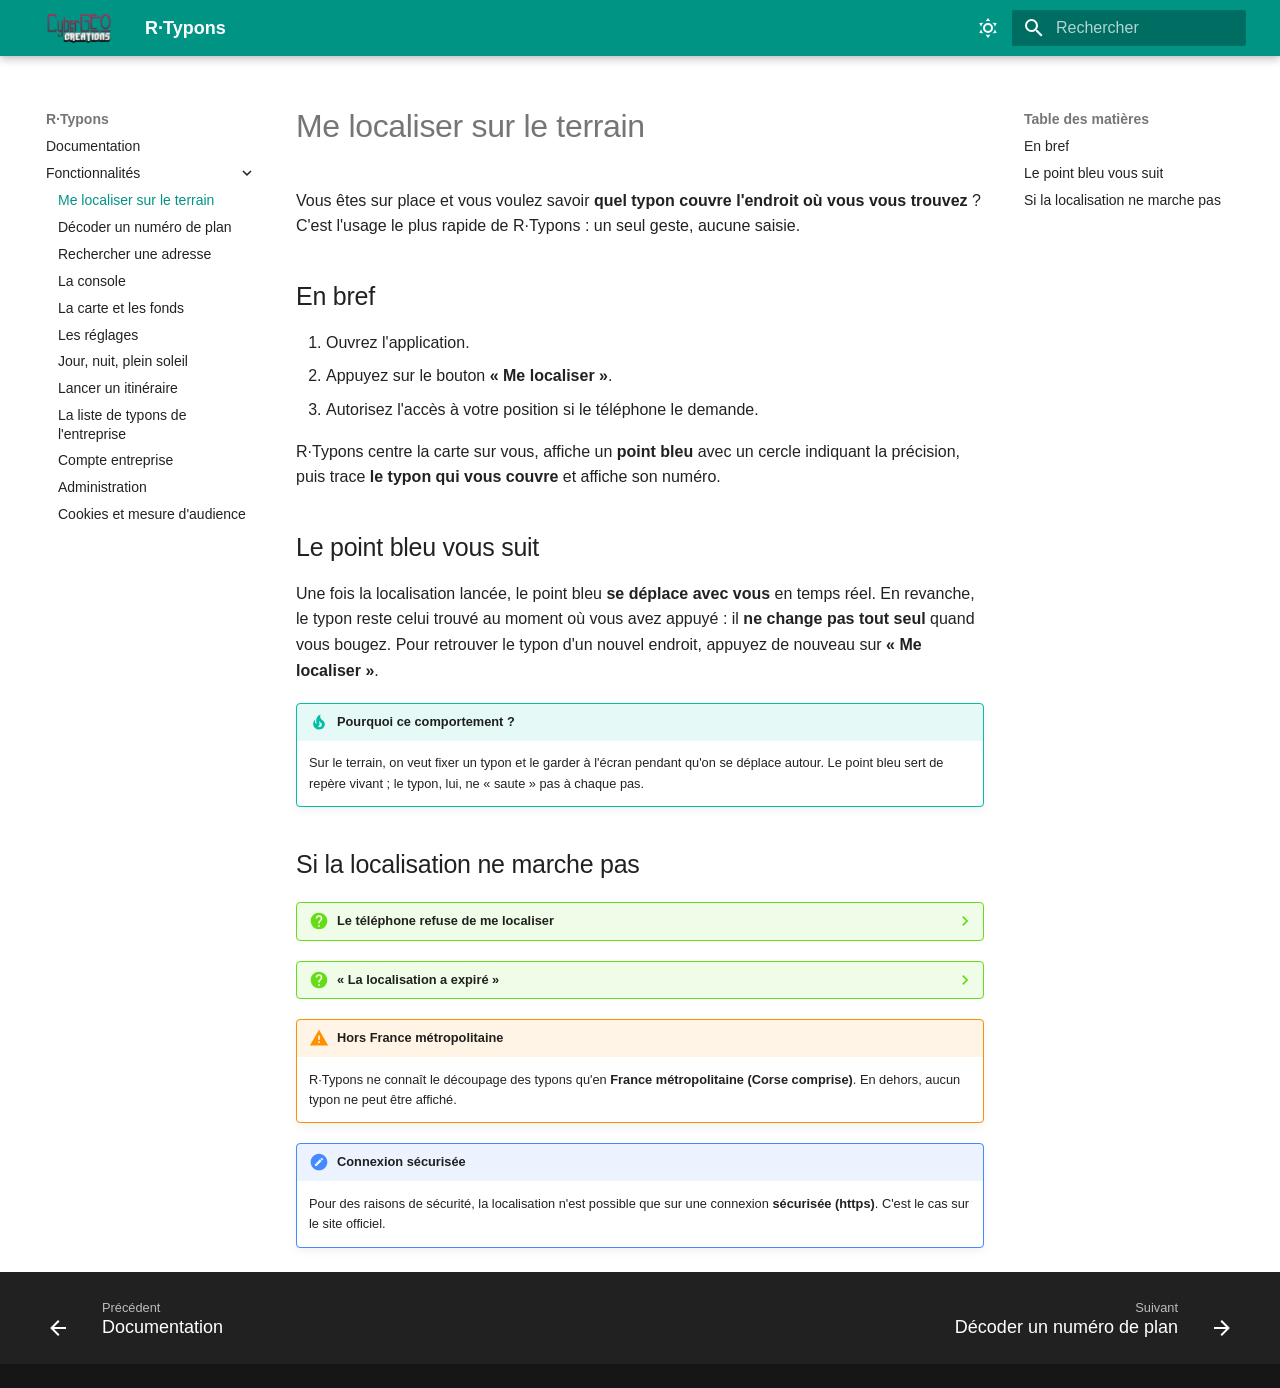
<file: r-typons/features/geolocation/index.html>
<!DOCTYPE html><html lang="fr" class="no-js"><head>
    
      <meta charset="utf-8">
      <meta name="viewport" content="width=device-width,initial-scale=1">
      
        <meta name="description" content="Aide de R·Typons — décoder un plan CARTO 200 V3 et retrouver le typon couvrant une position, sur le terrain comme au bureau.">
      
      
        <meta name="author" content="Cybergéomètre">
      
      
        <link rel="canonical" href="https://cybergeometre.com/r-typons/features/geolocation/">
      
      
        <link rel="prev" href="../..">
      
      
        <link rel="next" href="../typon/">
      
      
        
      
      
      <link rel="icon" href="../../assets/favicon.ico">
      <meta name="generator" content="mkdocs-1.6.1, mkdocs-material-9.7.6">
    
    
      
        <title>Me localiser sur le terrain - R·Typons</title>
      
    
    
      <link rel="stylesheet" href="../../assets/stylesheets/main.484c7ddc.min.css">
      
        
        <link rel="stylesheet" href="../../assets/stylesheets/palette.ab4e12ef.min.css">
      
      


    
    
      
    
    
      
    
    
      <link rel="stylesheet" href="../../stylesheets/extra.css">
    
    <script>__md_scope=new URL("../..",location),__md_hash=e=>[...e].reduce(((e,_)=>(e<<5)-e+_.charCodeAt(0)),0),__md_get=(e,_=localStorage,t=__md_scope)=>JSON.parse(_.getItem(t.pathname+"."+e)),__md_set=(e,_,t=localStorage,a=__md_scope)=>{try{t.setItem(a.pathname+"."+e,JSON.stringify(_))}catch(e){}}</script>
    
      

    
    
  <link href="../../assets/stylesheets/glightbox.min.css" rel="stylesheet"><script src="../../assets/javascripts/glightbox.min.js"></script><style id="glightbox-style">
            html.glightbox-open { overflow: initial; height: 100%; }
            .gslide-title { margin-top: 0px; user-select: text; }
            .gslide-desc { color: #666; user-select: text; }
            .gslide-image img { background: white; }
            .gscrollbar-fixer { padding-right: 15px; }
            .gdesc-inner { font-size: 0.75rem; }
            body[data-md-color-scheme="slate"] .gdesc-inner { background: var(--md-default-bg-color); }
            body[data-md-color-scheme="slate"] .gslide-title { color: var(--md-default-fg-color); }
            body[data-md-color-scheme="slate"] .gslide-desc { color: var(--md-default-fg-color); }
        </style></head>
  
  
    
    
      
    
    
    
    
    <body dir="ltr" data-md-color-scheme="default" data-md-color-primary="teal" data-md-color-accent="teal">
  
    
    <input class="md-toggle" data-md-toggle="drawer" type="checkbox" id="__drawer" autocomplete="off">
    <input class="md-toggle" data-md-toggle="search" type="checkbox" id="__search" autocomplete="off">
    <label class="md-overlay" for="__drawer"></label>
    <div data-md-component="skip">
      
        
        <a href="#me-localiser-sur-le-terrain" class="md-skip">
          Aller au contenu
        </a>
      
    </div>
    <div data-md-component="announce">
      
    </div>
    
    
      

  

<header class="md-header md-header--shadow" data-md-component="header">
  <nav class="md-header__inner md-grid" aria-label="En-tête">
    <a href="https://cybergeometre.com/" title="R·Typons" class="md-header__button md-logo" aria-label="R·Typons" data-md-component="logo">
      
  <img src="../../assets/logo.png" alt="logo">

    </a>
    <label class="md-header__button md-icon" for="__drawer">
      
      <svg xmlns="http://www.w3.org/2000/svg" viewBox="0 0 24 24"><path d="M3 6h18v2H3zm0 5h18v2H3zm0 5h18v2H3z"></path></svg>
    </label>
    <div class="md-header__title" data-md-component="header-title">
      <div class="md-header__ellipsis">
        <div class="md-header__topic">
          <span class="md-ellipsis">
            R·Typons
          </span>
        </div>
        <div class="md-header__topic" data-md-component="header-topic">
          <span class="md-ellipsis">
            
              Me localiser sur le terrain
            
          </span>
        </div>
      </div>
    </div>
    
      
        <form class="md-header__option" data-md-component="palette">
  
    
    
    
    <input class="md-option" data-md-color-media="(prefers-color-scheme: light)" data-md-color-scheme="default" data-md-color-primary="teal" data-md-color-accent="teal" aria-label="Passer en mode sombre" type="radio" name="__palette" id="__palette_0">
    
      <label class="md-header__button md-icon" title="Passer en mode sombre" for="__palette_1" hidden="">
        <svg xmlns="http://www.w3.org/2000/svg" viewBox="0 0 24 24"><path d="M12 7a5 5 0 0 1 5 5 5 5 0 0 1-5 5 5 5 0 0 1-5-5 5 5 0 0 1 5-5m0 2a3 3 0 0 0-3 3 3 3 0 0 0 3 3 3 3 0 0 0 3-3 3 3 0 0 0-3-3m0-7 2.39 3.42C13.65 5.15 12.84 5 12 5s-1.65.15-2.39.42zM3.34 7l4.16-.35A7.2 7.2 0 0 0 5.94 8.5c-.44.74-.69 1.5-.83 2.29zm.02 10 1.76-3.77a7.131 7.131 0 0 0 2.38 4.14zM20.65 7l-1.77 3.79a7.02 7.02 0 0 0-2.38-4.15zm-.01 10-4.14.36c.59-.51 1.12-1.14 1.54-1.86.42-.73.69-1.5.83-2.29zM12 22l-2.41-3.44c.74.27 1.55.44 2.41.44.82 0 1.63-.17 2.37-.44z"></path></svg>
      </label>
    
  
    
    
    
    <input class="md-option" data-md-color-media="(prefers-color-scheme: dark)" data-md-color-scheme="slate" data-md-color-primary="teal" data-md-color-accent="teal" aria-label="Passer en mode clair" type="radio" name="__palette" id="__palette_1">
    
      <label class="md-header__button md-icon" title="Passer en mode clair" for="__palette_0" hidden="">
        <svg xmlns="http://www.w3.org/2000/svg" viewBox="0 0 24 24"><path d="m17.75 4.09-2.53 1.94.91 3.06-2.63-1.81-2.63 1.81.91-3.06-2.53-1.94L12.44 4l1.06-3 1.06 3zm3.5 6.91-1.64 1.25.59 1.98-1.7-1.17-1.7 1.17.59-1.98L15.75 11l2.06-.05L18.5 9l.69 1.95zm-2.28 4.95c.83-.08 1.72 1.1 1.19 1.85-.32.45-.66.87-1.08 1.27C15.17 23 8.84 23 4.94 19.07c-3.91-3.9-3.91-10.24 0-14.14.4-.4.82-.76 1.27-1.08.75-.53 1.93.36 1.85 1.19-.27 2.86.69 5.83 2.89 8.02a9.96 9.96 0 0 0 8.02 2.89m-1.64 2.02a12.08 12.08 0 0 1-7.8-3.47c-2.17-2.19-3.33-5-3.49-7.82-2.81 3.14-2.7 7.96.31 10.98 3.02 3.01 7.84 3.12 10.98.31"></path></svg>
      </label>
    
  
</form>
      
    
    
      <script>var palette=__md_get("__palette");if(palette&&palette.color){if("(prefers-color-scheme)"===palette.color.media){var media=matchMedia("(prefers-color-scheme: light)"),input=document.querySelector(media.matches?"[data-md-color-media='(prefers-color-scheme: light)']":"[data-md-color-media='(prefers-color-scheme: dark)']");palette.color.media=input.getAttribute("data-md-color-media"),palette.color.scheme=input.getAttribute("data-md-color-scheme"),palette.color.primary=input.getAttribute("data-md-color-primary"),palette.color.accent=input.getAttribute("data-md-color-accent")}for(var[key,value]of Object.entries(palette.color))document.body.setAttribute("data-md-color-"+key,value)}</script>
    
    
    
      
      
        <label class="md-header__button md-icon" for="__search">
          
          <svg xmlns="http://www.w3.org/2000/svg" viewBox="0 0 24 24"><path d="M9.5 3A6.5 6.5 0 0 1 16 9.5c0 1.61-.59 3.09-1.56 4.23l.27.27h.79l5 5-1.5 1.5-5-5v-.79l-.27-.27A6.52 6.52 0 0 1 9.5 16 6.5 6.5 0 0 1 3 9.5 6.5 6.5 0 0 1 9.5 3m0 2C7 5 5 7 5 9.5S7 14 9.5 14 14 12 14 9.5 12 5 9.5 5"></path></svg>
        </label>
        <div class="md-search" data-md-component="search" role="dialog">
  <label class="md-search__overlay" for="__search"></label>
  <div class="md-search__inner" role="search">
    <form class="md-search__form" name="search">
      <input type="text" class="md-search__input" name="query" aria-label="Rechercher" placeholder="Rechercher" autocapitalize="off" autocorrect="off" autocomplete="off" spellcheck="false" data-md-component="search-query" required="">
      <label class="md-search__icon md-icon" for="__search">
        
        <svg xmlns="http://www.w3.org/2000/svg" viewBox="0 0 24 24"><path d="M9.5 3A6.5 6.5 0 0 1 16 9.5c0 1.61-.59 3.09-1.56 4.23l.27.27h.79l5 5-1.5 1.5-5-5v-.79l-.27-.27A6.52 6.52 0 0 1 9.5 16 6.5 6.5 0 0 1 3 9.5 6.5 6.5 0 0 1 9.5 3m0 2C7 5 5 7 5 9.5S7 14 9.5 14 14 12 14 9.5 12 5 9.5 5"></path></svg>
        
        <svg xmlns="http://www.w3.org/2000/svg" viewBox="0 0 24 24"><path d="M20 11v2H8l5.5 5.5-1.42 1.42L4.16 12l7.92-7.92L13.5 5.5 8 11z"></path></svg>
      </label>
      <nav class="md-search__options" aria-label="Recherche">
        
        <button type="reset" class="md-search__icon md-icon" title="Effacer" aria-label="Effacer" tabindex="-1">
          
          <svg xmlns="http://www.w3.org/2000/svg" viewBox="0 0 24 24"><path d="M19 6.41 17.59 5 12 10.59 6.41 5 5 6.41 10.59 12 5 17.59 6.41 19 12 13.41 17.59 19 19 17.59 13.41 12z"></path></svg>
        </button>
      </nav>
      
        <div class="md-search__suggest" data-md-component="search-suggest"></div>
      
    </form>
    <div class="md-search__output">
      <div class="md-search__scrollwrap" tabindex="0" data-md-scrollfix="">
        <div class="md-search-result" data-md-component="search-result">
          <div class="md-search-result__meta">
            Initialisation de la recherche
          </div>
          <ol class="md-search-result__list" role="presentation"></ol>
        </div>
      </div>
    </div>
  </div>
</div>
      
    
    
  </nav>
  
</header>
    
    <div class="md-container" data-md-component="container">
      
      
        
          
        
      
      <main class="md-main" data-md-component="main">
        <div class="md-main__inner md-grid">
          
            
              
              <div class="md-sidebar md-sidebar--primary" data-md-component="sidebar" data-md-type="navigation">
                <div class="md-sidebar__scrollwrap">
                  <div class="md-sidebar__inner">
                    



<nav class="md-nav md-nav--primary" aria-label="Navigation" data-md-level="0">
  <label class="md-nav__title" for="__drawer">
    <a href="https://cybergeometre.com/" title="R·Typons" class="md-nav__button md-logo" aria-label="R·Typons" data-md-component="logo">
      
  <img src="../../assets/logo.png" alt="logo">

    </a>
    R·Typons
  </label>
  
  <ul class="md-nav__list" data-md-scrollfix="">
    
      
      
  
  
  
  
    <li class="md-nav__item">
      <a href="../.." class="md-nav__link">
        
  
  
  <span class="md-ellipsis">
    
  
    Documentation
  

    
  </span>
  
  

      </a>
    </li>
  

    
      
      
  
  
    
  
  
  
    
    
    
    
    
    <li class="md-nav__item md-nav__item--active md-nav__item--nested">
      
        
        
        <input class="md-nav__toggle md-toggle " type="checkbox" id="__nav_2" checked="">
        
          
          <label class="md-nav__link" for="__nav_2" id="__nav_2_label" tabindex="0">
            
  
  
  <span class="md-ellipsis">
    
  
    Fonctionnalités
  

    
  </span>
  
  

            <span class="md-nav__icon md-icon"></span>
          </label>
        
        <nav class="md-nav" data-md-level="1" aria-labelledby="__nav_2_label" aria-expanded="true">
          <label class="md-nav__title" for="__nav_2">
            <span class="md-nav__icon md-icon"></span>
            
  
    Fonctionnalités
  

          </label>
          <ul class="md-nav__list" data-md-scrollfix="">
            
              
                
  
  
    
  
  
  
    <li class="md-nav__item md-nav__item--active">
      
      <input class="md-nav__toggle md-toggle" type="checkbox" id="__toc">
      
      
        
      
      
        <label class="md-nav__link md-nav__link--active" for="__toc">
          
  
  
  <span class="md-ellipsis">
    
  
    Me localiser sur le terrain
  

    
  </span>
  
  

          <span class="md-nav__icon md-icon"></span>
        </label>
      
      <a href="./" class="md-nav__link md-nav__link--active">
        
  
  
  <span class="md-ellipsis">
    
  
    Me localiser sur le terrain
  

    
  </span>
  
  

      </a>
      
        

<nav class="md-nav md-nav--secondary" aria-label="Table des matières">
  
  
  
    
  
  
    <label class="md-nav__title" for="__toc">
      <span class="md-nav__icon md-icon"></span>
      Table des matières
    </label>
    <ul class="md-nav__list" data-md-component="toc" data-md-scrollfix="">
      
        <li class="md-nav__item">
  <a href="#en-bref" class="md-nav__link">
    <span class="md-ellipsis">
      
        En bref
      
    </span>
  </a>
  
</li>
      
        <li class="md-nav__item">
  <a href="#le-point-bleu-vous-suit" class="md-nav__link">
    <span class="md-ellipsis">
      
        Le point bleu vous suit
      
    </span>
  </a>
  
</li>
      
        <li class="md-nav__item">
  <a href="#si-la-localisation-ne-marche-pas" class="md-nav__link">
    <span class="md-ellipsis">
      
        Si la localisation ne marche pas
      
    </span>
  </a>
  
</li>
      
    </ul>
  
</nav>
      
    </li>
  

              
            
              
                
  
  
  
  
    <li class="md-nav__item">
      <a href="../typon/" class="md-nav__link">
        
  
  
  <span class="md-ellipsis">
    
  
    Décoder un numéro de plan
  

    
  </span>
  
  

      </a>
    </li>
  

              
            
              
                
  
  
  
  
    <li class="md-nav__item">
      <a href="../address/" class="md-nav__link">
        
  
  
  <span class="md-ellipsis">
    
  
    Rechercher une adresse
  

    
  </span>
  
  

      </a>
    </li>
  

              
            
              
                
  
  
  
  
    <li class="md-nav__item">
      <a href="../console/" class="md-nav__link">
        
  
  
  <span class="md-ellipsis">
    
  
    La console
  

    
  </span>
  
  

      </a>
    </li>
  

              
            
              
                
  
  
  
  
    <li class="md-nav__item">
      <a href="../map/" class="md-nav__link">
        
  
  
  <span class="md-ellipsis">
    
  
    La carte et les fonds
  

    
  </span>
  
  

      </a>
    </li>
  

              
            
              
                
  
  
  
  
    <li class="md-nav__item">
      <a href="../settings/" class="md-nav__link">
        
  
  
  <span class="md-ellipsis">
    
  
    Les réglages
  

    
  </span>
  
  

      </a>
    </li>
  

              
            
              
                
  
  
  
  
    <li class="md-nav__item">
      <a href="../theme/" class="md-nav__link">
        
  
  
  <span class="md-ellipsis">
    
  
    Jour, nuit, plein soleil
  

    
  </span>
  
  

      </a>
    </li>
  

              
            
              
                
  
  
  
  
    <li class="md-nav__item">
      <a href="../navigation/" class="md-nav__link">
        
  
  
  <span class="md-ellipsis">
    
  
    Lancer un itinéraire
  

    
  </span>
  
  

      </a>
    </li>
  

              
            
              
                
  
  
  
  
    <li class="md-nav__item">
      <a href="../company-typons/" class="md-nav__link">
        
  
  
  <span class="md-ellipsis">
    
  
    La liste de typons de l'entreprise
  

    
  </span>
  
  

      </a>
    </li>
  

              
            
              
                
  
  
  
  
    <li class="md-nav__item">
      <a href="../account/" class="md-nav__link">
        
  
  
  <span class="md-ellipsis">
    
  
    Compte entreprise
  

    
  </span>
  
  

      </a>
    </li>
  

              
            
              
                
  
  
  
  
    <li class="md-nav__item">
      <a href="../admin/" class="md-nav__link">
        
  
  
  <span class="md-ellipsis">
    
  
    Administration
  

    
  </span>
  
  

      </a>
    </li>
  

              
            
              
                
  
  
  
  
    <li class="md-nav__item">
      <a href="../consent/" class="md-nav__link">
        
  
  
  <span class="md-ellipsis">
    
  
    Cookies et mesure d'audience
  

    
  </span>
  
  

      </a>
    </li>
  

              
            
          </ul>
        </nav>
      
    </li>
  

    
  </ul>
</nav>
                  </div>
                </div>
              </div>
            
            
              
              <div class="md-sidebar md-sidebar--secondary" data-md-component="sidebar" data-md-type="toc">
                <div class="md-sidebar__scrollwrap">
                  <div class="md-sidebar__inner">
                    

<nav class="md-nav md-nav--secondary" aria-label="Table des matières">
  
  
  
    
  
  
    <label class="md-nav__title" for="__toc">
      <span class="md-nav__icon md-icon"></span>
      Table des matières
    </label>
    <ul class="md-nav__list" data-md-component="toc" data-md-scrollfix="">
      
        <li class="md-nav__item">
  <a href="#en-bref" class="md-nav__link">
    <span class="md-ellipsis">
      
        En bref
      
    </span>
  </a>
  
</li>
      
        <li class="md-nav__item">
  <a href="#le-point-bleu-vous-suit" class="md-nav__link">
    <span class="md-ellipsis">
      
        Le point bleu vous suit
      
    </span>
  </a>
  
</li>
      
        <li class="md-nav__item">
  <a href="#si-la-localisation-ne-marche-pas" class="md-nav__link">
    <span class="md-ellipsis">
      
        Si la localisation ne marche pas
      
    </span>
  </a>
  
</li>
      
    </ul>
  
</nav>
                  </div>
                </div>
              </div>
            
          
          
            <div class="md-content" data-md-component="content">
              
              <article class="md-content__inner md-typeset">
                
                  



<h1 id="me-localiser-sur-le-terrain">Me localiser sur le terrain</h1>
<p>Vous êtes sur place et vous voulez savoir <strong>quel typon couvre l'endroit où vous
vous trouvez</strong> ? C'est l'usage le plus rapide de R·Typons : un seul geste, aucune
saisie.</p>
<h2 id="en-bref">En bref</h2>
<ol>
<li>Ouvrez l'application.</li>
<li>Appuyez sur le bouton <strong>« Me localiser »</strong>.</li>
<li>Autorisez l'accès à votre position si le téléphone le demande.</li>
</ol>
<p>R·Typons centre la carte sur vous, affiche un <strong>point bleu</strong> avec un cercle
indiquant la précision, puis trace <strong>le typon qui vous couvre</strong> et affiche son
numéro.</p>
<h2 id="le-point-bleu-vous-suit">Le point bleu vous suit</h2>
<p>Une fois la localisation lancée, le point bleu <strong>se déplace avec vous</strong> en temps
réel. En revanche, le typon reste celui trouvé au moment où vous avez appuyé :
il <strong>ne change pas tout seul</strong> quand vous bougez. Pour retrouver le typon d'un
nouvel endroit, appuyez de nouveau sur <strong>« Me localiser »</strong>.</p>
<div class="admonition tip">
<p class="admonition-title">Pourquoi ce comportement ?</p>
<p>Sur le terrain, on veut fixer un typon et le garder à l'écran pendant qu'on
se déplace autour. Le point bleu sert de repère vivant ; le typon, lui, ne
« saute » pas à chaque pas.</p>
</div>
<h2 id="si-la-localisation-ne-marche-pas">Si la localisation ne marche pas</h2>
<details class="question">
<summary>Le téléphone refuse de me localiser</summary>
<p>Vous avez probablement refusé l'accès à la position. Réautorisez-le : touchez
le cadenas dans la barre d'adresse du navigateur → Autorisations → Position,
puis rechargez la page.</p>
</details>
<details class="question">
<summary>« La localisation a expiré »</summary>
<p>Le signal GPS n'a pas répondu à temps. Placez-vous à l'extérieur, à ciel
dégagé, et réessayez : le GPS passe mal à l'intérieur des bâtiments.</p>
</details>
<div class="admonition warning">
<p class="admonition-title">Hors France métropolitaine</p>
<p>R·Typons ne connaît le découpage des typons qu'en <strong>France métropolitaine
(Corse comprise)</strong>. En dehors, aucun typon ne peut être affiché.</p>
</div>
<div class="admonition note">
<p class="admonition-title">Connexion sécurisée</p>
<p>Pour des raisons de sécurité, la localisation n'est possible que sur une
connexion <strong>sécurisée (https)</strong>. C'est le cas sur le site officiel.</p>
</div>












                
              </article>
            </div>
          
          
<script>var target=document.getElementById(location.hash.slice(1));target&&target.name&&(target.checked=target.name.startsWith("__tabbed_"))</script>
        </div>
        
          <button type="button" class="md-top md-icon" data-md-component="top" hidden="">
  
  <svg xmlns="http://www.w3.org/2000/svg" viewBox="0 0 24 24"><path d="M13 20h-2V8l-5.5 5.5-1.42-1.42L12 4.16l7.92 7.92-1.42 1.42L13 8z"></path></svg>
  Retour en haut de la page
</button>
        
      </main>
      
        <footer class="md-footer">
  
    
      
      <nav class="md-footer__inner md-grid" aria-label="Pied de page">
        
          
          <a href="../.." class="md-footer__link md-footer__link--prev" aria-label="Précédent: Documentation">
            <div class="md-footer__button md-icon">
              
              <svg xmlns="http://www.w3.org/2000/svg" viewBox="0 0 24 24"><path d="M20 11v2H8l5.5 5.5-1.42 1.42L4.16 12l7.92-7.92L13.5 5.5 8 11z"></path></svg>
            </div>
            <div class="md-footer__title">
              <span class="md-footer__direction">
                Précédent
              </span>
              <div class="md-ellipsis">
                Documentation
              </div>
            </div>
          </a>
        
        
          
          <a href="../typon/" class="md-footer__link md-footer__link--next" aria-label="Suivant: Décoder un numéro de plan">
            <div class="md-footer__title">
              <span class="md-footer__direction">
                Suivant
              </span>
              <div class="md-ellipsis">
                Décoder un numéro de plan
              </div>
            </div>
            <div class="md-footer__button md-icon">
              
              <svg xmlns="http://www.w3.org/2000/svg" viewBox="0 0 24 24"><path d="M4 11v2h12l-5.5 5.5 1.42 1.42L19.84 12l-7.92-7.92L10.5 5.5 16 11z"></path></svg>
            </div>
          </a>
        
      </nav>
    
  
  <div class="md-footer-meta md-typeset">
    <div class="md-footer-meta__inner md-grid">
      <div class="md-copyright">
  
  
</div>
      
    </div>
  </div>
</footer>
      
    </div>
    <div class="md-dialog" data-md-component="dialog">
      <div class="md-dialog__inner md-typeset"></div>
    </div>
    
    
    
      
      
      <script id="__config" type="application/json">{"annotate": null, "base": "../..", "features": ["navigation.instant", "navigation.top", "navigation.footer", "search.suggest", "search.highlight", "toc.follow"], "search": "../../assets/javascripts/workers/search.2c215733.min.js", "tags": null, "translations": {"clipboard.copied": "Copi\u00e9 dans le presse-papier", "clipboard.copy": "Copier dans le presse-papier", "search.result.more.one": "1 de plus sur cette page", "search.result.more.other": "# de plus sur cette page", "search.result.none": "Aucun document trouv\u00e9", "search.result.one": "1 document trouv\u00e9", "search.result.other": "# documents trouv\u00e9s", "search.result.placeholder": "Taper pour d\u00e9marrer la recherche", "search.result.term.missing": "Non trouv\u00e9", "select.version": "S\u00e9lectionner la version"}, "version": null}</script>
    
    
      <script src="../../assets/javascripts/bundle.79ae519e.min.js"></script>
      
    
  
<script id="init-glightbox">const lightbox = GLightbox({"touchNavigation": true, "loop": false, "zoomable": true, "draggable": true, "openEffect": "zoom", "closeEffect": "zoom", "slideEffect": "slide"});
document$.subscribe(()=>{ lightbox.reload(); });
</script></body></html>
</file>
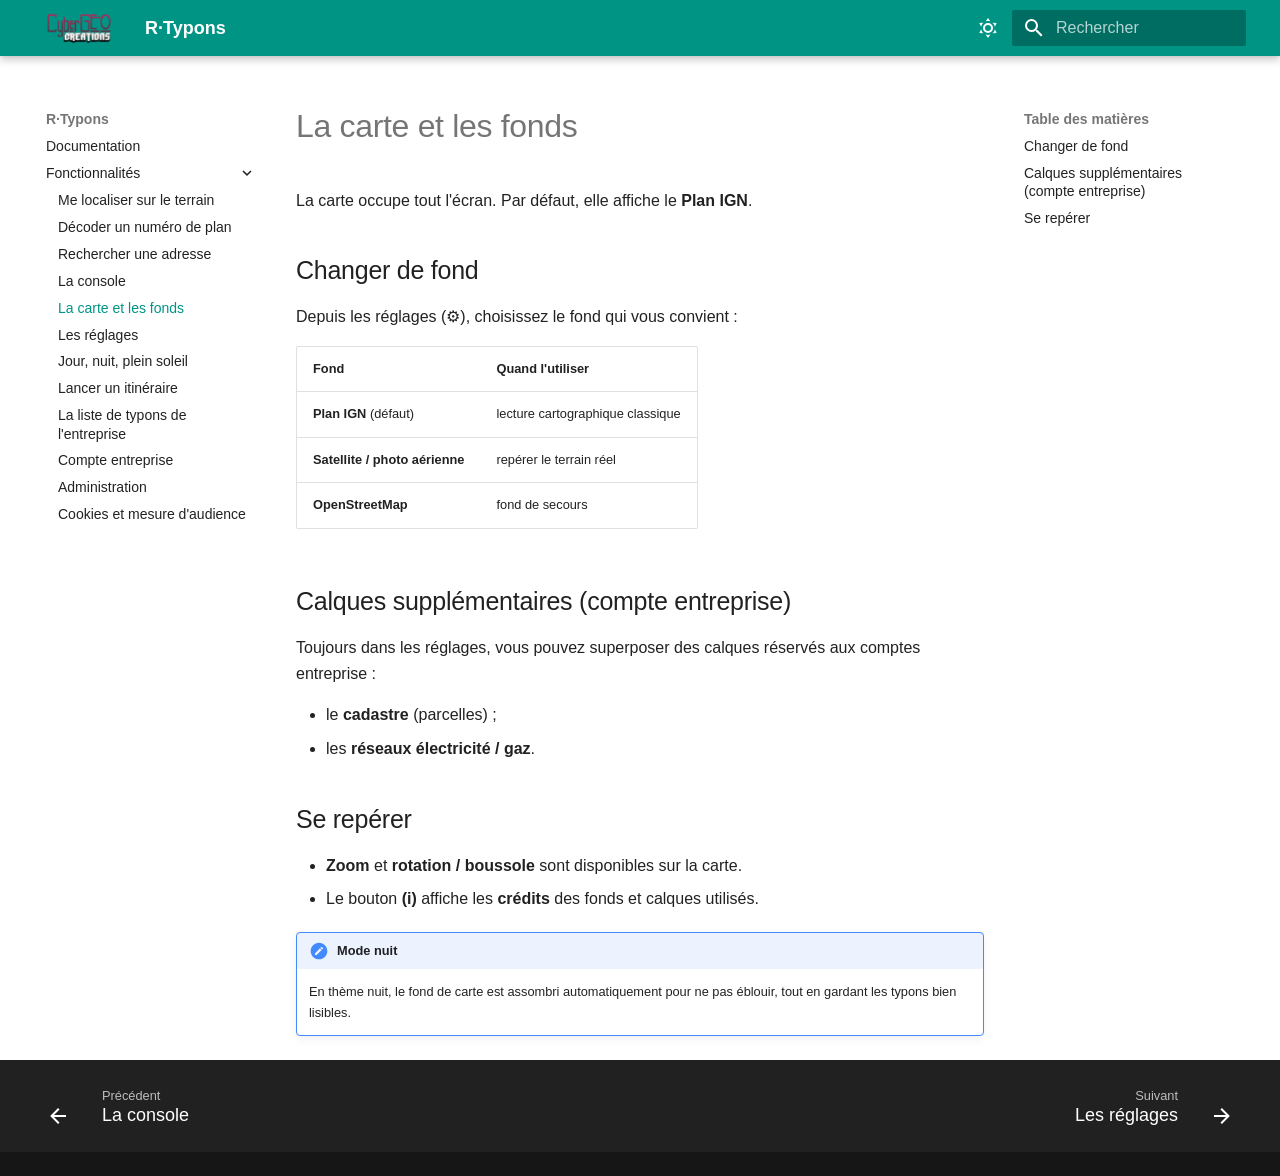
<file: r-typons/features/map/index.html>
<!DOCTYPE html><html lang="fr" class="no-js"><head>
    
      <meta charset="utf-8">
      <meta name="viewport" content="width=device-width,initial-scale=1">
      
        <meta name="description" content="Aide de R·Typons — décoder un plan CARTO 200 V3 et retrouver le typon couvrant une position, sur le terrain comme au bureau.">
      
      
        <meta name="author" content="Cybergéomètre">
      
      
        <link rel="canonical" href="https://cybergeometre.com/r-typons/features/map/">
      
      
        <link rel="prev" href="../console/">
      
      
        <link rel="next" href="../settings/">
      
      
        
      
      
      <link rel="icon" href="../../assets/favicon.ico">
      <meta name="generator" content="mkdocs-1.6.1, mkdocs-material-9.7.6">
    
    
      
        <title>La carte et les fonds - R·Typons</title>
      
    
    
      <link rel="stylesheet" href="../../assets/stylesheets/main.484c7ddc.min.css">
      
        
        <link rel="stylesheet" href="../../assets/stylesheets/palette.ab4e12ef.min.css">
      
      


    
    
      
    
    
      
    
    
      <link rel="stylesheet" href="../../stylesheets/extra.css">
    
    <script>__md_scope=new URL("../..",location),__md_hash=e=>[...e].reduce(((e,_)=>(e<<5)-e+_.charCodeAt(0)),0),__md_get=(e,_=localStorage,t=__md_scope)=>JSON.parse(_.getItem(t.pathname+"."+e)),__md_set=(e,_,t=localStorage,a=__md_scope)=>{try{t.setItem(a.pathname+"."+e,JSON.stringify(_))}catch(e){}}</script>
    
      

    
    
  <link href="../../assets/stylesheets/glightbox.min.css" rel="stylesheet"><script src="../../assets/javascripts/glightbox.min.js"></script><style id="glightbox-style">
            html.glightbox-open { overflow: initial; height: 100%; }
            .gslide-title { margin-top: 0px; user-select: text; }
            .gslide-desc { color: #666; user-select: text; }
            .gslide-image img { background: white; }
            .gscrollbar-fixer { padding-right: 15px; }
            .gdesc-inner { font-size: 0.75rem; }
            body[data-md-color-scheme="slate"] .gdesc-inner { background: var(--md-default-bg-color); }
            body[data-md-color-scheme="slate"] .gslide-title { color: var(--md-default-fg-color); }
            body[data-md-color-scheme="slate"] .gslide-desc { color: var(--md-default-fg-color); }
        </style></head>
  
  
    
    
      
    
    
    
    
    <body dir="ltr" data-md-color-scheme="default" data-md-color-primary="teal" data-md-color-accent="teal">
  
    
    <input class="md-toggle" data-md-toggle="drawer" type="checkbox" id="__drawer" autocomplete="off">
    <input class="md-toggle" data-md-toggle="search" type="checkbox" id="__search" autocomplete="off">
    <label class="md-overlay" for="__drawer"></label>
    <div data-md-component="skip">
      
        
        <a href="#la-carte-et-les-fonds" class="md-skip">
          Aller au contenu
        </a>
      
    </div>
    <div data-md-component="announce">
      
    </div>
    
    
      

  

<header class="md-header md-header--shadow" data-md-component="header">
  <nav class="md-header__inner md-grid" aria-label="En-tête">
    <a href="https://cybergeometre.com/" title="R·Typons" class="md-header__button md-logo" aria-label="R·Typons" data-md-component="logo">
      
  <img src="../../assets/logo.png" alt="logo">

    </a>
    <label class="md-header__button md-icon" for="__drawer">
      
      <svg xmlns="http://www.w3.org/2000/svg" viewBox="0 0 24 24"><path d="M3 6h18v2H3zm0 5h18v2H3zm0 5h18v2H3z"></path></svg>
    </label>
    <div class="md-header__title" data-md-component="header-title">
      <div class="md-header__ellipsis">
        <div class="md-header__topic">
          <span class="md-ellipsis">
            R·Typons
          </span>
        </div>
        <div class="md-header__topic" data-md-component="header-topic">
          <span class="md-ellipsis">
            
              La carte et les fonds
            
          </span>
        </div>
      </div>
    </div>
    
      
        <form class="md-header__option" data-md-component="palette">
  
    
    
    
    <input class="md-option" data-md-color-media="(prefers-color-scheme: light)" data-md-color-scheme="default" data-md-color-primary="teal" data-md-color-accent="teal" aria-label="Passer en mode sombre" type="radio" name="__palette" id="__palette_0">
    
      <label class="md-header__button md-icon" title="Passer en mode sombre" for="__palette_1" hidden="">
        <svg xmlns="http://www.w3.org/2000/svg" viewBox="0 0 24 24"><path d="M12 7a5 5 0 0 1 5 5 5 5 0 0 1-5 5 5 5 0 0 1-5-5 5 5 0 0 1 5-5m0 2a3 3 0 0 0-3 3 3 3 0 0 0 3 3 3 3 0 0 0 3-3 3 3 0 0 0-3-3m0-7 2.39 3.42C13.65 5.15 12.84 5 12 5s-1.65.15-2.39.42zM3.34 7l4.16-.35A7.2 7.2 0 0 0 5.94 8.5c-.44.74-.69 1.5-.83 2.29zm.02 10 1.76-3.77a7.131 7.131 0 0 0 2.38 4.14zM20.65 7l-1.77 3.79a7.02 7.02 0 0 0-2.38-4.15zm-.01 10-4.14.36c.59-.51 1.12-1.14 1.54-1.86.42-.73.69-1.5.83-2.29zM12 22l-2.41-3.44c.74.27 1.55.44 2.41.44.82 0 1.63-.17 2.37-.44z"></path></svg>
      </label>
    
  
    
    
    
    <input class="md-option" data-md-color-media="(prefers-color-scheme: dark)" data-md-color-scheme="slate" data-md-color-primary="teal" data-md-color-accent="teal" aria-label="Passer en mode clair" type="radio" name="__palette" id="__palette_1">
    
      <label class="md-header__button md-icon" title="Passer en mode clair" for="__palette_0" hidden="">
        <svg xmlns="http://www.w3.org/2000/svg" viewBox="0 0 24 24"><path d="m17.75 4.09-2.53 1.94.91 3.06-2.63-1.81-2.63 1.81.91-3.06-2.53-1.94L12.44 4l1.06-3 1.06 3zm3.5 6.91-1.64 1.25.59 1.98-1.7-1.17-1.7 1.17.59-1.98L15.75 11l2.06-.05L18.5 9l.69 1.95zm-2.28 4.95c.83-.08 1.72 1.1 1.19 1.85-.32.45-.66.87-1.08 1.27C15.17 23 8.84 23 4.94 19.07c-3.91-3.9-3.91-10.24 0-14.14.4-.4.82-.76 1.27-1.08.75-.53 1.93.36 1.85 1.19-.27 2.86.69 5.83 2.89 8.02a9.96 9.96 0 0 0 8.02 2.89m-1.64 2.02a12.08 12.08 0 0 1-7.8-3.47c-2.17-2.19-3.33-5-3.49-7.82-2.81 3.14-2.7 7.96.31 10.98 3.02 3.01 7.84 3.12 10.98.31"></path></svg>
      </label>
    
  
</form>
      
    
    
      <script>var palette=__md_get("__palette");if(palette&&palette.color){if("(prefers-color-scheme)"===palette.color.media){var media=matchMedia("(prefers-color-scheme: light)"),input=document.querySelector(media.matches?"[data-md-color-media='(prefers-color-scheme: light)']":"[data-md-color-media='(prefers-color-scheme: dark)']");palette.color.media=input.getAttribute("data-md-color-media"),palette.color.scheme=input.getAttribute("data-md-color-scheme"),palette.color.primary=input.getAttribute("data-md-color-primary"),palette.color.accent=input.getAttribute("data-md-color-accent")}for(var[key,value]of Object.entries(palette.color))document.body.setAttribute("data-md-color-"+key,value)}</script>
    
    
    
      
      
        <label class="md-header__button md-icon" for="__search">
          
          <svg xmlns="http://www.w3.org/2000/svg" viewBox="0 0 24 24"><path d="M9.5 3A6.5 6.5 0 0 1 16 9.5c0 1.61-.59 3.09-1.56 4.23l.27.27h.79l5 5-1.5 1.5-5-5v-.79l-.27-.27A6.52 6.52 0 0 1 9.5 16 6.5 6.5 0 0 1 3 9.5 6.5 6.5 0 0 1 9.5 3m0 2C7 5 5 7 5 9.5S7 14 9.5 14 14 12 14 9.5 12 5 9.5 5"></path></svg>
        </label>
        <div class="md-search" data-md-component="search" role="dialog">
  <label class="md-search__overlay" for="__search"></label>
  <div class="md-search__inner" role="search">
    <form class="md-search__form" name="search">
      <input type="text" class="md-search__input" name="query" aria-label="Rechercher" placeholder="Rechercher" autocapitalize="off" autocorrect="off" autocomplete="off" spellcheck="false" data-md-component="search-query" required="">
      <label class="md-search__icon md-icon" for="__search">
        
        <svg xmlns="http://www.w3.org/2000/svg" viewBox="0 0 24 24"><path d="M9.5 3A6.5 6.5 0 0 1 16 9.5c0 1.61-.59 3.09-1.56 4.23l.27.27h.79l5 5-1.5 1.5-5-5v-.79l-.27-.27A6.52 6.52 0 0 1 9.5 16 6.5 6.5 0 0 1 3 9.5 6.5 6.5 0 0 1 9.5 3m0 2C7 5 5 7 5 9.5S7 14 9.5 14 14 12 14 9.5 12 5 9.5 5"></path></svg>
        
        <svg xmlns="http://www.w3.org/2000/svg" viewBox="0 0 24 24"><path d="M20 11v2H8l5.5 5.5-1.42 1.42L4.16 12l7.92-7.92L13.5 5.5 8 11z"></path></svg>
      </label>
      <nav class="md-search__options" aria-label="Recherche">
        
        <button type="reset" class="md-search__icon md-icon" title="Effacer" aria-label="Effacer" tabindex="-1">
          
          <svg xmlns="http://www.w3.org/2000/svg" viewBox="0 0 24 24"><path d="M19 6.41 17.59 5 12 10.59 6.41 5 5 6.41 10.59 12 5 17.59 6.41 19 12 13.41 17.59 19 19 17.59 13.41 12z"></path></svg>
        </button>
      </nav>
      
        <div class="md-search__suggest" data-md-component="search-suggest"></div>
      
    </form>
    <div class="md-search__output">
      <div class="md-search__scrollwrap" tabindex="0" data-md-scrollfix="">
        <div class="md-search-result" data-md-component="search-result">
          <div class="md-search-result__meta">
            Initialisation de la recherche
          </div>
          <ol class="md-search-result__list" role="presentation"></ol>
        </div>
      </div>
    </div>
  </div>
</div>
      
    
    
  </nav>
  
</header>
    
    <div class="md-container" data-md-component="container">
      
      
        
          
        
      
      <main class="md-main" data-md-component="main">
        <div class="md-main__inner md-grid">
          
            
              
              <div class="md-sidebar md-sidebar--primary" data-md-component="sidebar" data-md-type="navigation">
                <div class="md-sidebar__scrollwrap">
                  <div class="md-sidebar__inner">
                    



<nav class="md-nav md-nav--primary" aria-label="Navigation" data-md-level="0">
  <label class="md-nav__title" for="__drawer">
    <a href="https://cybergeometre.com/" title="R·Typons" class="md-nav__button md-logo" aria-label="R·Typons" data-md-component="logo">
      
  <img src="../../assets/logo.png" alt="logo">

    </a>
    R·Typons
  </label>
  
  <ul class="md-nav__list" data-md-scrollfix="">
    
      
      
  
  
  
  
    <li class="md-nav__item">
      <a href="../.." class="md-nav__link">
        
  
  
  <span class="md-ellipsis">
    
  
    Documentation
  

    
  </span>
  
  

      </a>
    </li>
  

    
      
      
  
  
    
  
  
  
    
    
    
    
    
    <li class="md-nav__item md-nav__item--active md-nav__item--nested">
      
        
        
        <input class="md-nav__toggle md-toggle " type="checkbox" id="__nav_2" checked="">
        
          
          <label class="md-nav__link" for="__nav_2" id="__nav_2_label" tabindex="0">
            
  
  
  <span class="md-ellipsis">
    
  
    Fonctionnalités
  

    
  </span>
  
  

            <span class="md-nav__icon md-icon"></span>
          </label>
        
        <nav class="md-nav" data-md-level="1" aria-labelledby="__nav_2_label" aria-expanded="true">
          <label class="md-nav__title" for="__nav_2">
            <span class="md-nav__icon md-icon"></span>
            
  
    Fonctionnalités
  

          </label>
          <ul class="md-nav__list" data-md-scrollfix="">
            
              
                
  
  
  
  
    <li class="md-nav__item">
      <a href="../geolocation/" class="md-nav__link">
        
  
  
  <span class="md-ellipsis">
    
  
    Me localiser sur le terrain
  

    
  </span>
  
  

      </a>
    </li>
  

              
            
              
                
  
  
  
  
    <li class="md-nav__item">
      <a href="../typon/" class="md-nav__link">
        
  
  
  <span class="md-ellipsis">
    
  
    Décoder un numéro de plan
  

    
  </span>
  
  

      </a>
    </li>
  

              
            
              
                
  
  
  
  
    <li class="md-nav__item">
      <a href="../address/" class="md-nav__link">
        
  
  
  <span class="md-ellipsis">
    
  
    Rechercher une adresse
  

    
  </span>
  
  

      </a>
    </li>
  

              
            
              
                
  
  
  
  
    <li class="md-nav__item">
      <a href="../console/" class="md-nav__link">
        
  
  
  <span class="md-ellipsis">
    
  
    La console
  

    
  </span>
  
  

      </a>
    </li>
  

              
            
              
                
  
  
    
  
  
  
    <li class="md-nav__item md-nav__item--active">
      
      <input class="md-nav__toggle md-toggle" type="checkbox" id="__toc">
      
      
        
      
      
        <label class="md-nav__link md-nav__link--active" for="__toc">
          
  
  
  <span class="md-ellipsis">
    
  
    La carte et les fonds
  

    
  </span>
  
  

          <span class="md-nav__icon md-icon"></span>
        </label>
      
      <a href="./" class="md-nav__link md-nav__link--active">
        
  
  
  <span class="md-ellipsis">
    
  
    La carte et les fonds
  

    
  </span>
  
  

      </a>
      
        

<nav class="md-nav md-nav--secondary" aria-label="Table des matières">
  
  
  
    
  
  
    <label class="md-nav__title" for="__toc">
      <span class="md-nav__icon md-icon"></span>
      Table des matières
    </label>
    <ul class="md-nav__list" data-md-component="toc" data-md-scrollfix="">
      
        <li class="md-nav__item">
  <a href="#changer-de-fond" class="md-nav__link">
    <span class="md-ellipsis">
      
        Changer de fond
      
    </span>
  </a>
  
</li>
      
        <li class="md-nav__item">
  <a href="#calques-supplementaires-compte-entreprise" class="md-nav__link">
    <span class="md-ellipsis">
      
        Calques supplémentaires (compte entreprise)
      
    </span>
  </a>
  
</li>
      
        <li class="md-nav__item">
  <a href="#se-reperer" class="md-nav__link">
    <span class="md-ellipsis">
      
        Se repérer
      
    </span>
  </a>
  
</li>
      
    </ul>
  
</nav>
      
    </li>
  

              
            
              
                
  
  
  
  
    <li class="md-nav__item">
      <a href="../settings/" class="md-nav__link">
        
  
  
  <span class="md-ellipsis">
    
  
    Les réglages
  

    
  </span>
  
  

      </a>
    </li>
  

              
            
              
                
  
  
  
  
    <li class="md-nav__item">
      <a href="../theme/" class="md-nav__link">
        
  
  
  <span class="md-ellipsis">
    
  
    Jour, nuit, plein soleil
  

    
  </span>
  
  

      </a>
    </li>
  

              
            
              
                
  
  
  
  
    <li class="md-nav__item">
      <a href="../navigation/" class="md-nav__link">
        
  
  
  <span class="md-ellipsis">
    
  
    Lancer un itinéraire
  

    
  </span>
  
  

      </a>
    </li>
  

              
            
              
                
  
  
  
  
    <li class="md-nav__item">
      <a href="../company-typons/" class="md-nav__link">
        
  
  
  <span class="md-ellipsis">
    
  
    La liste de typons de l'entreprise
  

    
  </span>
  
  

      </a>
    </li>
  

              
            
              
                
  
  
  
  
    <li class="md-nav__item">
      <a href="../account/" class="md-nav__link">
        
  
  
  <span class="md-ellipsis">
    
  
    Compte entreprise
  

    
  </span>
  
  

      </a>
    </li>
  

              
            
              
                
  
  
  
  
    <li class="md-nav__item">
      <a href="../admin/" class="md-nav__link">
        
  
  
  <span class="md-ellipsis">
    
  
    Administration
  

    
  </span>
  
  

      </a>
    </li>
  

              
            
              
                
  
  
  
  
    <li class="md-nav__item">
      <a href="../consent/" class="md-nav__link">
        
  
  
  <span class="md-ellipsis">
    
  
    Cookies et mesure d'audience
  

    
  </span>
  
  

      </a>
    </li>
  

              
            
          </ul>
        </nav>
      
    </li>
  

    
  </ul>
</nav>
                  </div>
                </div>
              </div>
            
            
              
              <div class="md-sidebar md-sidebar--secondary" data-md-component="sidebar" data-md-type="toc">
                <div class="md-sidebar__scrollwrap">
                  <div class="md-sidebar__inner">
                    

<nav class="md-nav md-nav--secondary" aria-label="Table des matières">
  
  
  
    
  
  
    <label class="md-nav__title" for="__toc">
      <span class="md-nav__icon md-icon"></span>
      Table des matières
    </label>
    <ul class="md-nav__list" data-md-component="toc" data-md-scrollfix="">
      
        <li class="md-nav__item">
  <a href="#changer-de-fond" class="md-nav__link">
    <span class="md-ellipsis">
      
        Changer de fond
      
    </span>
  </a>
  
</li>
      
        <li class="md-nav__item">
  <a href="#calques-supplementaires-compte-entreprise" class="md-nav__link">
    <span class="md-ellipsis">
      
        Calques supplémentaires (compte entreprise)
      
    </span>
  </a>
  
</li>
      
        <li class="md-nav__item">
  <a href="#se-reperer" class="md-nav__link">
    <span class="md-ellipsis">
      
        Se repérer
      
    </span>
  </a>
  
</li>
      
    </ul>
  
</nav>
                  </div>
                </div>
              </div>
            
          
          
            <div class="md-content" data-md-component="content">
              
              <article class="md-content__inner md-typeset">
                
                  



<h1 id="la-carte-et-les-fonds">La carte et les fonds</h1>
<p>La carte occupe tout l'écran. Par défaut, elle affiche le <strong>Plan IGN</strong>.</p>
<h2 id="changer-de-fond">Changer de fond</h2>
<p>Depuis les réglages (⚙), choisissez le fond qui vous convient :</p>
<table>
<thead>
<tr>
<th>Fond</th>
<th>Quand l'utiliser</th>
</tr>
</thead>
<tbody>
<tr>
<td><strong>Plan IGN</strong> (défaut)</td>
<td>lecture cartographique classique</td>
</tr>
<tr>
<td><strong>Satellite / photo aérienne</strong></td>
<td>repérer le terrain réel</td>
</tr>
<tr>
<td><strong>OpenStreetMap</strong></td>
<td>fond de secours</td>
</tr>
</tbody>
</table>
<h2 id="calques-supplementaires-compte-entreprise">Calques supplémentaires (compte entreprise)</h2>
<p>Toujours dans les réglages, vous pouvez superposer des calques réservés aux
comptes entreprise :</p>
<ul>
<li>le <strong>cadastre</strong> (parcelles) ;</li>
<li>les <strong>réseaux électricité / gaz</strong>.</li>
</ul>
<h2 id="se-reperer">Se repérer</h2>
<ul>
<li><strong>Zoom</strong> et <strong>rotation / boussole</strong> sont disponibles sur la carte.</li>
<li>Le bouton <strong>(i)</strong> affiche les <strong>crédits</strong> des fonds et calques utilisés.</li>
</ul>
<div class="admonition note">
<p class="admonition-title">Mode nuit</p>
<p>En thème nuit, le fond de carte est assombri automatiquement pour ne pas
éblouir, tout en gardant les typons bien lisibles.</p>
</div>












                
              </article>
            </div>
          
          
<script>var target=document.getElementById(location.hash.slice(1));target&&target.name&&(target.checked=target.name.startsWith("__tabbed_"))</script>
        </div>
        
          <button type="button" class="md-top md-icon" data-md-component="top" hidden="">
  
  <svg xmlns="http://www.w3.org/2000/svg" viewBox="0 0 24 24"><path d="M13 20h-2V8l-5.5 5.5-1.42-1.42L12 4.16l7.92 7.92-1.42 1.42L13 8z"></path></svg>
  Retour en haut de la page
</button>
        
      </main>
      
        <footer class="md-footer">
  
    
      
      <nav class="md-footer__inner md-grid" aria-label="Pied de page">
        
          
          <a href="../console/" class="md-footer__link md-footer__link--prev" aria-label="Précédent: La console">
            <div class="md-footer__button md-icon">
              
              <svg xmlns="http://www.w3.org/2000/svg" viewBox="0 0 24 24"><path d="M20 11v2H8l5.5 5.5-1.42 1.42L4.16 12l7.92-7.92L13.5 5.5 8 11z"></path></svg>
            </div>
            <div class="md-footer__title">
              <span class="md-footer__direction">
                Précédent
              </span>
              <div class="md-ellipsis">
                La console
              </div>
            </div>
          </a>
        
        
          
          <a href="../settings/" class="md-footer__link md-footer__link--next" aria-label="Suivant: Les réglages">
            <div class="md-footer__title">
              <span class="md-footer__direction">
                Suivant
              </span>
              <div class="md-ellipsis">
                Les réglages
              </div>
            </div>
            <div class="md-footer__button md-icon">
              
              <svg xmlns="http://www.w3.org/2000/svg" viewBox="0 0 24 24"><path d="M4 11v2h12l-5.5 5.5 1.42 1.42L19.84 12l-7.92-7.92L10.5 5.5 16 11z"></path></svg>
            </div>
          </a>
        
      </nav>
    
  
  <div class="md-footer-meta md-typeset">
    <div class="md-footer-meta__inner md-grid">
      <div class="md-copyright">
  
  
</div>
      
    </div>
  </div>
</footer>
      
    </div>
    <div class="md-dialog" data-md-component="dialog">
      <div class="md-dialog__inner md-typeset"></div>
    </div>
    
    
    
      
      
      <script id="__config" type="application/json">{"annotate": null, "base": "../..", "features": ["navigation.instant", "navigation.top", "navigation.footer", "search.suggest", "search.highlight", "toc.follow"], "search": "../../assets/javascripts/workers/search.2c215733.min.js", "tags": null, "translations": {"clipboard.copied": "Copi\u00e9 dans le presse-papier", "clipboard.copy": "Copier dans le presse-papier", "search.result.more.one": "1 de plus sur cette page", "search.result.more.other": "# de plus sur cette page", "search.result.none": "Aucun document trouv\u00e9", "search.result.one": "1 document trouv\u00e9", "search.result.other": "# documents trouv\u00e9s", "search.result.placeholder": "Taper pour d\u00e9marrer la recherche", "search.result.term.missing": "Non trouv\u00e9", "select.version": "S\u00e9lectionner la version"}, "version": null}</script>
    
    
      <script src="../../assets/javascripts/bundle.79ae519e.min.js"></script>
      
    
  
<script id="init-glightbox">const lightbox = GLightbox({"touchNavigation": true, "loop": false, "zoomable": true, "draggable": true, "openEffect": "zoom", "closeEffect": "zoom", "slideEffect": "slide"});
document$.subscribe(()=>{ lightbox.reload(); });
</script></body></html>
</file>
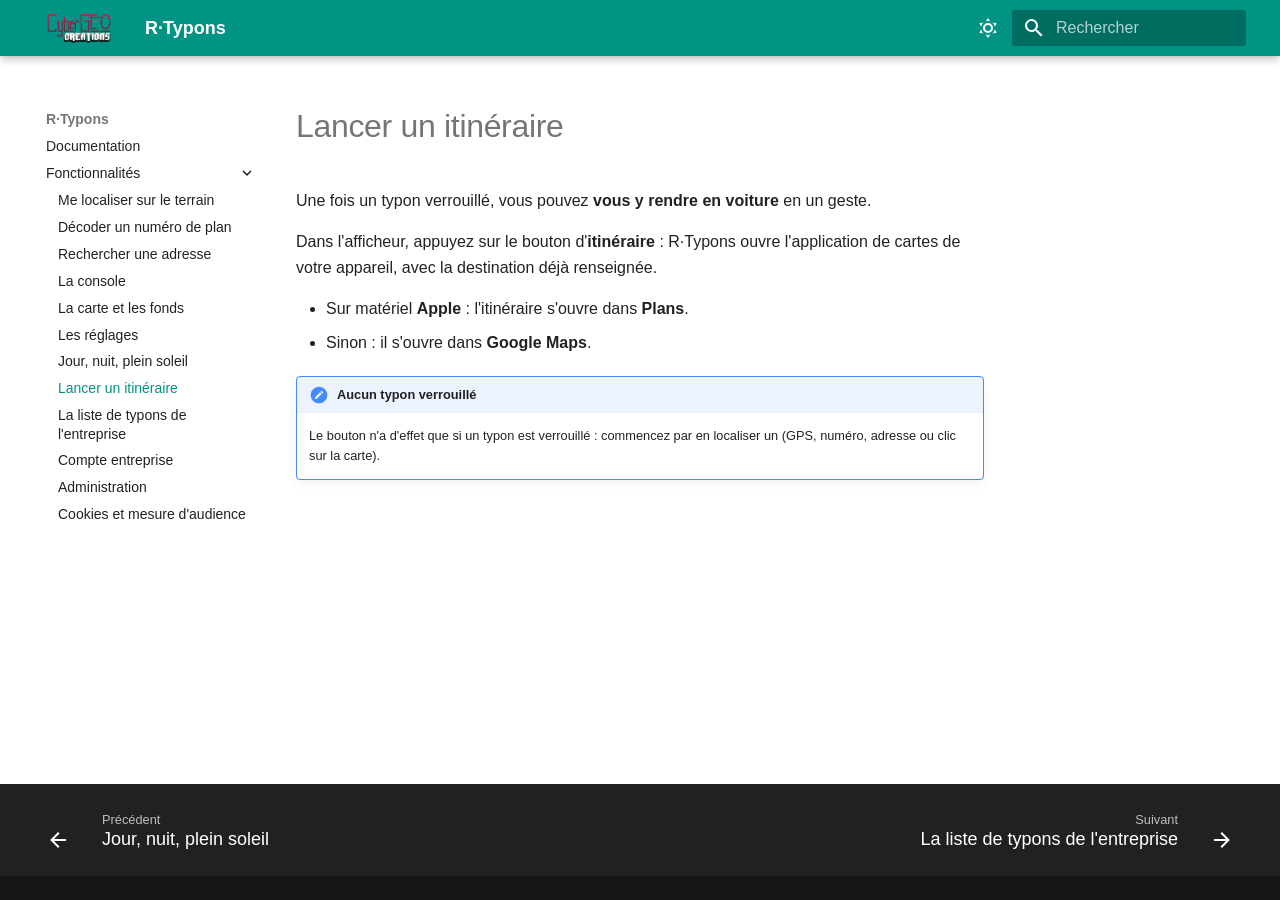
<file: r-typons/features/navigation/index.html>
<!DOCTYPE html><html lang="fr" class="no-js"><head>
    
      <meta charset="utf-8">
      <meta name="viewport" content="width=device-width,initial-scale=1">
      
        <meta name="description" content="Aide de R·Typons — décoder un plan CARTO 200 V3 et retrouver le typon couvrant une position, sur le terrain comme au bureau.">
      
      
        <meta name="author" content="Cybergéomètre">
      
      
        <link rel="canonical" href="https://cybergeometre.com/r-typons/features/navigation/">
      
      
        <link rel="prev" href="../theme/">
      
      
        <link rel="next" href="../company-typons/">
      
      
        
      
      
      <link rel="icon" href="../../assets/favicon.ico">
      <meta name="generator" content="mkdocs-1.6.1, mkdocs-material-9.7.6">
    
    
      
        <title>Lancer un itinéraire - R·Typons</title>
      
    
    
      <link rel="stylesheet" href="../../assets/stylesheets/main.484c7ddc.min.css">
      
        
        <link rel="stylesheet" href="../../assets/stylesheets/palette.ab4e12ef.min.css">
      
      


    
    
      
    
    
      
    
    
      <link rel="stylesheet" href="../../stylesheets/extra.css">
    
    <script>__md_scope=new URL("../..",location),__md_hash=e=>[...e].reduce(((e,_)=>(e<<5)-e+_.charCodeAt(0)),0),__md_get=(e,_=localStorage,t=__md_scope)=>JSON.parse(_.getItem(t.pathname+"."+e)),__md_set=(e,_,t=localStorage,a=__md_scope)=>{try{t.setItem(a.pathname+"."+e,JSON.stringify(_))}catch(e){}}</script>
    
      

    
    
  <link href="../../assets/stylesheets/glightbox.min.css" rel="stylesheet"><script src="../../assets/javascripts/glightbox.min.js"></script><style id="glightbox-style">
            html.glightbox-open { overflow: initial; height: 100%; }
            .gslide-title { margin-top: 0px; user-select: text; }
            .gslide-desc { color: #666; user-select: text; }
            .gslide-image img { background: white; }
            .gscrollbar-fixer { padding-right: 15px; }
            .gdesc-inner { font-size: 0.75rem; }
            body[data-md-color-scheme="slate"] .gdesc-inner { background: var(--md-default-bg-color); }
            body[data-md-color-scheme="slate"] .gslide-title { color: var(--md-default-fg-color); }
            body[data-md-color-scheme="slate"] .gslide-desc { color: var(--md-default-fg-color); }
        </style></head>
  
  
    
    
      
    
    
    
    
    <body dir="ltr" data-md-color-scheme="default" data-md-color-primary="teal" data-md-color-accent="teal">
  
    
    <input class="md-toggle" data-md-toggle="drawer" type="checkbox" id="__drawer" autocomplete="off">
    <input class="md-toggle" data-md-toggle="search" type="checkbox" id="__search" autocomplete="off">
    <label class="md-overlay" for="__drawer"></label>
    <div data-md-component="skip">
      
        
        <a href="#lancer-un-itineraire" class="md-skip">
          Aller au contenu
        </a>
      
    </div>
    <div data-md-component="announce">
      
    </div>
    
    
      

  

<header class="md-header md-header--shadow" data-md-component="header">
  <nav class="md-header__inner md-grid" aria-label="En-tête">
    <a href="https://cybergeometre.com/" title="R·Typons" class="md-header__button md-logo" aria-label="R·Typons" data-md-component="logo">
      
  <img src="../../assets/logo.png" alt="logo">

    </a>
    <label class="md-header__button md-icon" for="__drawer">
      
      <svg xmlns="http://www.w3.org/2000/svg" viewBox="0 0 24 24"><path d="M3 6h18v2H3zm0 5h18v2H3zm0 5h18v2H3z"></path></svg>
    </label>
    <div class="md-header__title" data-md-component="header-title">
      <div class="md-header__ellipsis">
        <div class="md-header__topic">
          <span class="md-ellipsis">
            R·Typons
          </span>
        </div>
        <div class="md-header__topic" data-md-component="header-topic">
          <span class="md-ellipsis">
            
              Lancer un itinéraire
            
          </span>
        </div>
      </div>
    </div>
    
      
        <form class="md-header__option" data-md-component="palette">
  
    
    
    
    <input class="md-option" data-md-color-media="(prefers-color-scheme: light)" data-md-color-scheme="default" data-md-color-primary="teal" data-md-color-accent="teal" aria-label="Passer en mode sombre" type="radio" name="__palette" id="__palette_0">
    
      <label class="md-header__button md-icon" title="Passer en mode sombre" for="__palette_1" hidden="">
        <svg xmlns="http://www.w3.org/2000/svg" viewBox="0 0 24 24"><path d="M12 7a5 5 0 0 1 5 5 5 5 0 0 1-5 5 5 5 0 0 1-5-5 5 5 0 0 1 5-5m0 2a3 3 0 0 0-3 3 3 3 0 0 0 3 3 3 3 0 0 0 3-3 3 3 0 0 0-3-3m0-7 2.39 3.42C13.65 5.15 12.84 5 12 5s-1.65.15-2.39.42zM3.34 7l4.16-.35A7.2 7.2 0 0 0 5.94 8.5c-.44.74-.69 1.5-.83 2.29zm.02 10 1.76-3.77a7.131 7.131 0 0 0 2.38 4.14zM20.65 7l-1.77 3.79a7.02 7.02 0 0 0-2.38-4.15zm-.01 10-4.14.36c.59-.51 1.12-1.14 1.54-1.86.42-.73.69-1.5.83-2.29zM12 22l-2.41-3.44c.74.27 1.55.44 2.41.44.82 0 1.63-.17 2.37-.44z"></path></svg>
      </label>
    
  
    
    
    
    <input class="md-option" data-md-color-media="(prefers-color-scheme: dark)" data-md-color-scheme="slate" data-md-color-primary="teal" data-md-color-accent="teal" aria-label="Passer en mode clair" type="radio" name="__palette" id="__palette_1">
    
      <label class="md-header__button md-icon" title="Passer en mode clair" for="__palette_0" hidden="">
        <svg xmlns="http://www.w3.org/2000/svg" viewBox="0 0 24 24"><path d="m17.75 4.09-2.53 1.94.91 3.06-2.63-1.81-2.63 1.81.91-3.06-2.53-1.94L12.44 4l1.06-3 1.06 3zm3.5 6.91-1.64 1.25.59 1.98-1.7-1.17-1.7 1.17.59-1.98L15.75 11l2.06-.05L18.5 9l.69 1.95zm-2.28 4.95c.83-.08 1.72 1.1 1.19 1.85-.32.45-.66.87-1.08 1.27C15.17 23 8.84 23 4.94 19.07c-3.91-3.9-3.91-10.24 0-14.14.4-.4.82-.76 1.27-1.08.75-.53 1.93.36 1.85 1.19-.27 2.86.69 5.83 2.89 8.02a9.96 9.96 0 0 0 8.02 2.89m-1.64 2.02a12.08 12.08 0 0 1-7.8-3.47c-2.17-2.19-3.33-5-3.49-7.82-2.81 3.14-2.7 7.96.31 10.98 3.02 3.01 7.84 3.12 10.98.31"></path></svg>
      </label>
    
  
</form>
      
    
    
      <script>var palette=__md_get("__palette");if(palette&&palette.color){if("(prefers-color-scheme)"===palette.color.media){var media=matchMedia("(prefers-color-scheme: light)"),input=document.querySelector(media.matches?"[data-md-color-media='(prefers-color-scheme: light)']":"[data-md-color-media='(prefers-color-scheme: dark)']");palette.color.media=input.getAttribute("data-md-color-media"),palette.color.scheme=input.getAttribute("data-md-color-scheme"),palette.color.primary=input.getAttribute("data-md-color-primary"),palette.color.accent=input.getAttribute("data-md-color-accent")}for(var[key,value]of Object.entries(palette.color))document.body.setAttribute("data-md-color-"+key,value)}</script>
    
    
    
      
      
        <label class="md-header__button md-icon" for="__search">
          
          <svg xmlns="http://www.w3.org/2000/svg" viewBox="0 0 24 24"><path d="M9.5 3A6.5 6.5 0 0 1 16 9.5c0 1.61-.59 3.09-1.56 4.23l.27.27h.79l5 5-1.5 1.5-5-5v-.79l-.27-.27A6.52 6.52 0 0 1 9.5 16 6.5 6.5 0 0 1 3 9.5 6.5 6.5 0 0 1 9.5 3m0 2C7 5 5 7 5 9.5S7 14 9.5 14 14 12 14 9.5 12 5 9.5 5"></path></svg>
        </label>
        <div class="md-search" data-md-component="search" role="dialog">
  <label class="md-search__overlay" for="__search"></label>
  <div class="md-search__inner" role="search">
    <form class="md-search__form" name="search">
      <input type="text" class="md-search__input" name="query" aria-label="Rechercher" placeholder="Rechercher" autocapitalize="off" autocorrect="off" autocomplete="off" spellcheck="false" data-md-component="search-query" required="">
      <label class="md-search__icon md-icon" for="__search">
        
        <svg xmlns="http://www.w3.org/2000/svg" viewBox="0 0 24 24"><path d="M9.5 3A6.5 6.5 0 0 1 16 9.5c0 1.61-.59 3.09-1.56 4.23l.27.27h.79l5 5-1.5 1.5-5-5v-.79l-.27-.27A6.52 6.52 0 0 1 9.5 16 6.5 6.5 0 0 1 3 9.5 6.5 6.5 0 0 1 9.5 3m0 2C7 5 5 7 5 9.5S7 14 9.5 14 14 12 14 9.5 12 5 9.5 5"></path></svg>
        
        <svg xmlns="http://www.w3.org/2000/svg" viewBox="0 0 24 24"><path d="M20 11v2H8l5.5 5.5-1.42 1.42L4.16 12l7.92-7.92L13.5 5.5 8 11z"></path></svg>
      </label>
      <nav class="md-search__options" aria-label="Recherche">
        
        <button type="reset" class="md-search__icon md-icon" title="Effacer" aria-label="Effacer" tabindex="-1">
          
          <svg xmlns="http://www.w3.org/2000/svg" viewBox="0 0 24 24"><path d="M19 6.41 17.59 5 12 10.59 6.41 5 5 6.41 10.59 12 5 17.59 6.41 19 12 13.41 17.59 19 19 17.59 13.41 12z"></path></svg>
        </button>
      </nav>
      
        <div class="md-search__suggest" data-md-component="search-suggest"></div>
      
    </form>
    <div class="md-search__output">
      <div class="md-search__scrollwrap" tabindex="0" data-md-scrollfix="">
        <div class="md-search-result" data-md-component="search-result">
          <div class="md-search-result__meta">
            Initialisation de la recherche
          </div>
          <ol class="md-search-result__list" role="presentation"></ol>
        </div>
      </div>
    </div>
  </div>
</div>
      
    
    
  </nav>
  
</header>
    
    <div class="md-container" data-md-component="container">
      
      
        
          
        
      
      <main class="md-main" data-md-component="main">
        <div class="md-main__inner md-grid">
          
            
              
              <div class="md-sidebar md-sidebar--primary" data-md-component="sidebar" data-md-type="navigation">
                <div class="md-sidebar__scrollwrap">
                  <div class="md-sidebar__inner">
                    



<nav class="md-nav md-nav--primary" aria-label="Navigation" data-md-level="0">
  <label class="md-nav__title" for="__drawer">
    <a href="https://cybergeometre.com/" title="R·Typons" class="md-nav__button md-logo" aria-label="R·Typons" data-md-component="logo">
      
  <img src="../../assets/logo.png" alt="logo">

    </a>
    R·Typons
  </label>
  
  <ul class="md-nav__list" data-md-scrollfix="">
    
      
      
  
  
  
  
    <li class="md-nav__item">
      <a href="../.." class="md-nav__link">
        
  
  
  <span class="md-ellipsis">
    
  
    Documentation
  

    
  </span>
  
  

      </a>
    </li>
  

    
      
      
  
  
    
  
  
  
    
    
    
    
    
    <li class="md-nav__item md-nav__item--active md-nav__item--nested">
      
        
        
        <input class="md-nav__toggle md-toggle " type="checkbox" id="__nav_2" checked="">
        
          
          <label class="md-nav__link" for="__nav_2" id="__nav_2_label" tabindex="0">
            
  
  
  <span class="md-ellipsis">
    
  
    Fonctionnalités
  

    
  </span>
  
  

            <span class="md-nav__icon md-icon"></span>
          </label>
        
        <nav class="md-nav" data-md-level="1" aria-labelledby="__nav_2_label" aria-expanded="true">
          <label class="md-nav__title" for="__nav_2">
            <span class="md-nav__icon md-icon"></span>
            
  
    Fonctionnalités
  

          </label>
          <ul class="md-nav__list" data-md-scrollfix="">
            
              
                
  
  
  
  
    <li class="md-nav__item">
      <a href="../geolocation/" class="md-nav__link">
        
  
  
  <span class="md-ellipsis">
    
  
    Me localiser sur le terrain
  

    
  </span>
  
  

      </a>
    </li>
  

              
            
              
                
  
  
  
  
    <li class="md-nav__item">
      <a href="../typon/" class="md-nav__link">
        
  
  
  <span class="md-ellipsis">
    
  
    Décoder un numéro de plan
  

    
  </span>
  
  

      </a>
    </li>
  

              
            
              
                
  
  
  
  
    <li class="md-nav__item">
      <a href="../address/" class="md-nav__link">
        
  
  
  <span class="md-ellipsis">
    
  
    Rechercher une adresse
  

    
  </span>
  
  

      </a>
    </li>
  

              
            
              
                
  
  
  
  
    <li class="md-nav__item">
      <a href="../console/" class="md-nav__link">
        
  
  
  <span class="md-ellipsis">
    
  
    La console
  

    
  </span>
  
  

      </a>
    </li>
  

              
            
              
                
  
  
  
  
    <li class="md-nav__item">
      <a href="../map/" class="md-nav__link">
        
  
  
  <span class="md-ellipsis">
    
  
    La carte et les fonds
  

    
  </span>
  
  

      </a>
    </li>
  

              
            
              
                
  
  
  
  
    <li class="md-nav__item">
      <a href="../settings/" class="md-nav__link">
        
  
  
  <span class="md-ellipsis">
    
  
    Les réglages
  

    
  </span>
  
  

      </a>
    </li>
  

              
            
              
                
  
  
  
  
    <li class="md-nav__item">
      <a href="../theme/" class="md-nav__link">
        
  
  
  <span class="md-ellipsis">
    
  
    Jour, nuit, plein soleil
  

    
  </span>
  
  

      </a>
    </li>
  

              
            
              
                
  
  
    
  
  
  
    <li class="md-nav__item md-nav__item--active">
      
      <input class="md-nav__toggle md-toggle" type="checkbox" id="__toc">
      
      
        
      
      
      <a href="./" class="md-nav__link md-nav__link--active">
        
  
  
  <span class="md-ellipsis">
    
  
    Lancer un itinéraire
  

    
  </span>
  
  

      </a>
      
    </li>
  

              
            
              
                
  
  
  
  
    <li class="md-nav__item">
      <a href="../company-typons/" class="md-nav__link">
        
  
  
  <span class="md-ellipsis">
    
  
    La liste de typons de l'entreprise
  

    
  </span>
  
  

      </a>
    </li>
  

              
            
              
                
  
  
  
  
    <li class="md-nav__item">
      <a href="../account/" class="md-nav__link">
        
  
  
  <span class="md-ellipsis">
    
  
    Compte entreprise
  

    
  </span>
  
  

      </a>
    </li>
  

              
            
              
                
  
  
  
  
    <li class="md-nav__item">
      <a href="../admin/" class="md-nav__link">
        
  
  
  <span class="md-ellipsis">
    
  
    Administration
  

    
  </span>
  
  

      </a>
    </li>
  

              
            
              
                
  
  
  
  
    <li class="md-nav__item">
      <a href="../consent/" class="md-nav__link">
        
  
  
  <span class="md-ellipsis">
    
  
    Cookies et mesure d'audience
  

    
  </span>
  
  

      </a>
    </li>
  

              
            
          </ul>
        </nav>
      
    </li>
  

    
  </ul>
</nav>
                  </div>
                </div>
              </div>
            
            
              
              <div class="md-sidebar md-sidebar--secondary" data-md-component="sidebar" data-md-type="toc">
                <div class="md-sidebar__scrollwrap">
                  <div class="md-sidebar__inner">
                    

<nav class="md-nav md-nav--secondary" aria-label="Table des matières">
  
  
  
    
  
  
</nav>
                  </div>
                </div>
              </div>
            
          
          
            <div class="md-content" data-md-component="content">
              
              <article class="md-content__inner md-typeset">
                
                  



<h1 id="lancer-un-itineraire">Lancer un itinéraire</h1>
<p>Une fois un typon verrouillé, vous pouvez <strong>vous y rendre en voiture</strong> en un
geste.</p>
<p>Dans l'afficheur, appuyez sur le bouton d'<strong>itinéraire</strong> : R·Typons ouvre
l'application de cartes de votre appareil, avec la destination déjà renseignée.</p>
<ul>
<li>Sur matériel <strong>Apple</strong> : l'itinéraire s'ouvre dans <strong>Plans</strong>.</li>
<li>Sinon : il s'ouvre dans <strong>Google Maps</strong>.</li>
</ul>
<div class="admonition note">
<p class="admonition-title">Aucun typon verrouillé</p>
<p>Le bouton n'a d'effet que si un typon est verrouillé : commencez par en
localiser un (GPS, numéro, adresse ou clic sur la carte).</p>
</div>












                
              </article>
            </div>
          
          
<script>var target=document.getElementById(location.hash.slice(1));target&&target.name&&(target.checked=target.name.startsWith("__tabbed_"))</script>
        </div>
        
          <button type="button" class="md-top md-icon" data-md-component="top" hidden="">
  
  <svg xmlns="http://www.w3.org/2000/svg" viewBox="0 0 24 24"><path d="M13 20h-2V8l-5.5 5.5-1.42-1.42L12 4.16l7.92 7.92-1.42 1.42L13 8z"></path></svg>
  Retour en haut de la page
</button>
        
      </main>
      
        <footer class="md-footer">
  
    
      
      <nav class="md-footer__inner md-grid" aria-label="Pied de page">
        
          
          <a href="../theme/" class="md-footer__link md-footer__link--prev" aria-label="Précédent: Jour, nuit, plein soleil">
            <div class="md-footer__button md-icon">
              
              <svg xmlns="http://www.w3.org/2000/svg" viewBox="0 0 24 24"><path d="M20 11v2H8l5.5 5.5-1.42 1.42L4.16 12l7.92-7.92L13.5 5.5 8 11z"></path></svg>
            </div>
            <div class="md-footer__title">
              <span class="md-footer__direction">
                Précédent
              </span>
              <div class="md-ellipsis">
                Jour, nuit, plein soleil
              </div>
            </div>
          </a>
        
        
          
          <a href="../company-typons/" class="md-footer__link md-footer__link--next" aria-label="Suivant: La liste de typons de l'entreprise">
            <div class="md-footer__title">
              <span class="md-footer__direction">
                Suivant
              </span>
              <div class="md-ellipsis">
                La liste de typons de l'entreprise
              </div>
            </div>
            <div class="md-footer__button md-icon">
              
              <svg xmlns="http://www.w3.org/2000/svg" viewBox="0 0 24 24"><path d="M4 11v2h12l-5.5 5.5 1.42 1.42L19.84 12l-7.92-7.92L10.5 5.5 16 11z"></path></svg>
            </div>
          </a>
        
      </nav>
    
  
  <div class="md-footer-meta md-typeset">
    <div class="md-footer-meta__inner md-grid">
      <div class="md-copyright">
  
  
</div>
      
    </div>
  </div>
</footer>
      
    </div>
    <div class="md-dialog" data-md-component="dialog">
      <div class="md-dialog__inner md-typeset"></div>
    </div>
    
    
    
      
      
      <script id="__config" type="application/json">{"annotate": null, "base": "../..", "features": ["navigation.instant", "navigation.top", "navigation.footer", "search.suggest", "search.highlight", "toc.follow"], "search": "../../assets/javascripts/workers/search.2c215733.min.js", "tags": null, "translations": {"clipboard.copied": "Copi\u00e9 dans le presse-papier", "clipboard.copy": "Copier dans le presse-papier", "search.result.more.one": "1 de plus sur cette page", "search.result.more.other": "# de plus sur cette page", "search.result.none": "Aucun document trouv\u00e9", "search.result.one": "1 document trouv\u00e9", "search.result.other": "# documents trouv\u00e9s", "search.result.placeholder": "Taper pour d\u00e9marrer la recherche", "search.result.term.missing": "Non trouv\u00e9", "select.version": "S\u00e9lectionner la version"}, "version": null}</script>
    
    
      <script src="../../assets/javascripts/bundle.79ae519e.min.js"></script>
      
    
  
<script id="init-glightbox">const lightbox = GLightbox({"touchNavigation": true, "loop": false, "zoomable": true, "draggable": true, "openEffect": "zoom", "closeEffect": "zoom", "slideEffect": "slide"});
document$.subscribe(()=>{ lightbox.reload(); });
</script></body></html>
</file>
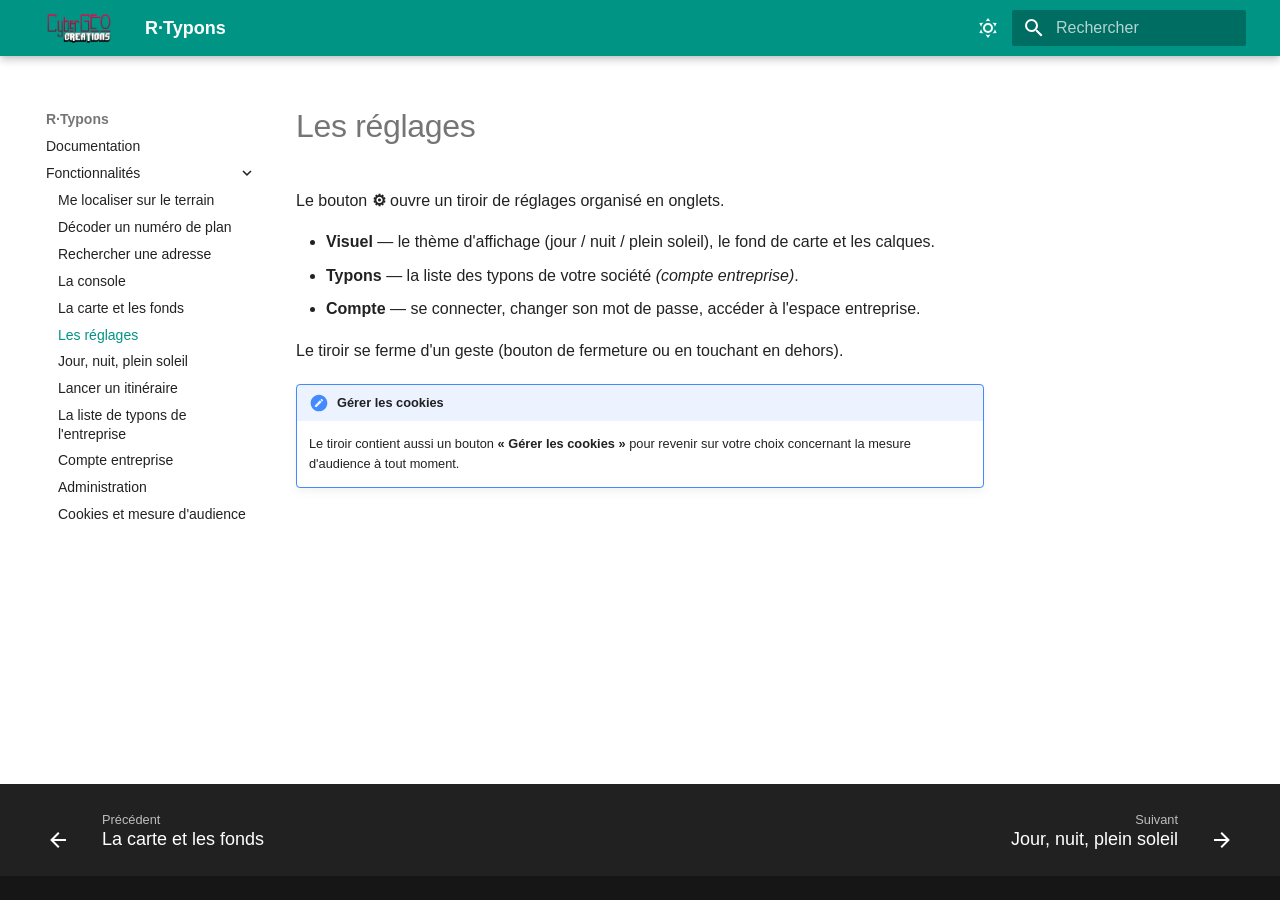
<file: r-typons/features/settings/index.html>
<!DOCTYPE html><html lang="fr" class="no-js"><head>
    
      <meta charset="utf-8">
      <meta name="viewport" content="width=device-width,initial-scale=1">
      
        <meta name="description" content="Aide de R·Typons — décoder un plan CARTO 200 V3 et retrouver le typon couvrant une position, sur le terrain comme au bureau.">
      
      
        <meta name="author" content="Cybergéomètre">
      
      
        <link rel="canonical" href="https://cybergeometre.com/r-typons/features/settings/">
      
      
        <link rel="prev" href="../map/">
      
      
        <link rel="next" href="../theme/">
      
      
        
      
      
      <link rel="icon" href="../../assets/favicon.ico">
      <meta name="generator" content="mkdocs-1.6.1, mkdocs-material-9.7.6">
    
    
      
        <title>Les réglages - R·Typons</title>
      
    
    
      <link rel="stylesheet" href="../../assets/stylesheets/main.484c7ddc.min.css">
      
        
        <link rel="stylesheet" href="../../assets/stylesheets/palette.ab4e12ef.min.css">
      
      


    
    
      
    
    
      
    
    
      <link rel="stylesheet" href="../../stylesheets/extra.css">
    
    <script>__md_scope=new URL("../..",location),__md_hash=e=>[...e].reduce(((e,_)=>(e<<5)-e+_.charCodeAt(0)),0),__md_get=(e,_=localStorage,t=__md_scope)=>JSON.parse(_.getItem(t.pathname+"."+e)),__md_set=(e,_,t=localStorage,a=__md_scope)=>{try{t.setItem(a.pathname+"."+e,JSON.stringify(_))}catch(e){}}</script>
    
      

    
    
  <link href="../../assets/stylesheets/glightbox.min.css" rel="stylesheet"><script src="../../assets/javascripts/glightbox.min.js"></script><style id="glightbox-style">
            html.glightbox-open { overflow: initial; height: 100%; }
            .gslide-title { margin-top: 0px; user-select: text; }
            .gslide-desc { color: #666; user-select: text; }
            .gslide-image img { background: white; }
            .gscrollbar-fixer { padding-right: 15px; }
            .gdesc-inner { font-size: 0.75rem; }
            body[data-md-color-scheme="slate"] .gdesc-inner { background: var(--md-default-bg-color); }
            body[data-md-color-scheme="slate"] .gslide-title { color: var(--md-default-fg-color); }
            body[data-md-color-scheme="slate"] .gslide-desc { color: var(--md-default-fg-color); }
        </style></head>
  
  
    
    
      
    
    
    
    
    <body dir="ltr" data-md-color-scheme="default" data-md-color-primary="teal" data-md-color-accent="teal">
  
    
    <input class="md-toggle" data-md-toggle="drawer" type="checkbox" id="__drawer" autocomplete="off">
    <input class="md-toggle" data-md-toggle="search" type="checkbox" id="__search" autocomplete="off">
    <label class="md-overlay" for="__drawer"></label>
    <div data-md-component="skip">
      
        
        <a href="#les-reglages" class="md-skip">
          Aller au contenu
        </a>
      
    </div>
    <div data-md-component="announce">
      
    </div>
    
    
      

  

<header class="md-header md-header--shadow" data-md-component="header">
  <nav class="md-header__inner md-grid" aria-label="En-tête">
    <a href="https://cybergeometre.com/" title="R·Typons" class="md-header__button md-logo" aria-label="R·Typons" data-md-component="logo">
      
  <img src="../../assets/logo.png" alt="logo">

    </a>
    <label class="md-header__button md-icon" for="__drawer">
      
      <svg xmlns="http://www.w3.org/2000/svg" viewBox="0 0 24 24"><path d="M3 6h18v2H3zm0 5h18v2H3zm0 5h18v2H3z"></path></svg>
    </label>
    <div class="md-header__title" data-md-component="header-title">
      <div class="md-header__ellipsis">
        <div class="md-header__topic">
          <span class="md-ellipsis">
            R·Typons
          </span>
        </div>
        <div class="md-header__topic" data-md-component="header-topic">
          <span class="md-ellipsis">
            
              Les réglages
            
          </span>
        </div>
      </div>
    </div>
    
      
        <form class="md-header__option" data-md-component="palette">
  
    
    
    
    <input class="md-option" data-md-color-media="(prefers-color-scheme: light)" data-md-color-scheme="default" data-md-color-primary="teal" data-md-color-accent="teal" aria-label="Passer en mode sombre" type="radio" name="__palette" id="__palette_0">
    
      <label class="md-header__button md-icon" title="Passer en mode sombre" for="__palette_1" hidden="">
        <svg xmlns="http://www.w3.org/2000/svg" viewBox="0 0 24 24"><path d="M12 7a5 5 0 0 1 5 5 5 5 0 0 1-5 5 5 5 0 0 1-5-5 5 5 0 0 1 5-5m0 2a3 3 0 0 0-3 3 3 3 0 0 0 3 3 3 3 0 0 0 3-3 3 3 0 0 0-3-3m0-7 2.39 3.42C13.65 5.15 12.84 5 12 5s-1.65.15-2.39.42zM3.34 7l4.16-.35A7.2 7.2 0 0 0 5.94 8.5c-.44.74-.69 1.5-.83 2.29zm.02 10 1.76-3.77a7.131 7.131 0 0 0 2.38 4.14zM20.65 7l-1.77 3.79a7.02 7.02 0 0 0-2.38-4.15zm-.01 10-4.14.36c.59-.51 1.12-1.14 1.54-1.86.42-.73.69-1.5.83-2.29zM12 22l-2.41-3.44c.74.27 1.55.44 2.41.44.82 0 1.63-.17 2.37-.44z"></path></svg>
      </label>
    
  
    
    
    
    <input class="md-option" data-md-color-media="(prefers-color-scheme: dark)" data-md-color-scheme="slate" data-md-color-primary="teal" data-md-color-accent="teal" aria-label="Passer en mode clair" type="radio" name="__palette" id="__palette_1">
    
      <label class="md-header__button md-icon" title="Passer en mode clair" for="__palette_0" hidden="">
        <svg xmlns="http://www.w3.org/2000/svg" viewBox="0 0 24 24"><path d="m17.75 4.09-2.53 1.94.91 3.06-2.63-1.81-2.63 1.81.91-3.06-2.53-1.94L12.44 4l1.06-3 1.06 3zm3.5 6.91-1.64 1.25.59 1.98-1.7-1.17-1.7 1.17.59-1.98L15.75 11l2.06-.05L18.5 9l.69 1.95zm-2.28 4.95c.83-.08 1.72 1.1 1.19 1.85-.32.45-.66.87-1.08 1.27C15.17 23 8.84 23 4.94 19.07c-3.91-3.9-3.91-10.24 0-14.14.4-.4.82-.76 1.27-1.08.75-.53 1.93.36 1.85 1.19-.27 2.86.69 5.83 2.89 8.02a9.96 9.96 0 0 0 8.02 2.89m-1.64 2.02a12.08 12.08 0 0 1-7.8-3.47c-2.17-2.19-3.33-5-3.49-7.82-2.81 3.14-2.7 7.96.31 10.98 3.02 3.01 7.84 3.12 10.98.31"></path></svg>
      </label>
    
  
</form>
      
    
    
      <script>var palette=__md_get("__palette");if(palette&&palette.color){if("(prefers-color-scheme)"===palette.color.media){var media=matchMedia("(prefers-color-scheme: light)"),input=document.querySelector(media.matches?"[data-md-color-media='(prefers-color-scheme: light)']":"[data-md-color-media='(prefers-color-scheme: dark)']");palette.color.media=input.getAttribute("data-md-color-media"),palette.color.scheme=input.getAttribute("data-md-color-scheme"),palette.color.primary=input.getAttribute("data-md-color-primary"),palette.color.accent=input.getAttribute("data-md-color-accent")}for(var[key,value]of Object.entries(palette.color))document.body.setAttribute("data-md-color-"+key,value)}</script>
    
    
    
      
      
        <label class="md-header__button md-icon" for="__search">
          
          <svg xmlns="http://www.w3.org/2000/svg" viewBox="0 0 24 24"><path d="M9.5 3A6.5 6.5 0 0 1 16 9.5c0 1.61-.59 3.09-1.56 4.23l.27.27h.79l5 5-1.5 1.5-5-5v-.79l-.27-.27A6.52 6.52 0 0 1 9.5 16 6.5 6.5 0 0 1 3 9.5 6.5 6.5 0 0 1 9.5 3m0 2C7 5 5 7 5 9.5S7 14 9.5 14 14 12 14 9.5 12 5 9.5 5"></path></svg>
        </label>
        <div class="md-search" data-md-component="search" role="dialog">
  <label class="md-search__overlay" for="__search"></label>
  <div class="md-search__inner" role="search">
    <form class="md-search__form" name="search">
      <input type="text" class="md-search__input" name="query" aria-label="Rechercher" placeholder="Rechercher" autocapitalize="off" autocorrect="off" autocomplete="off" spellcheck="false" data-md-component="search-query" required="">
      <label class="md-search__icon md-icon" for="__search">
        
        <svg xmlns="http://www.w3.org/2000/svg" viewBox="0 0 24 24"><path d="M9.5 3A6.5 6.5 0 0 1 16 9.5c0 1.61-.59 3.09-1.56 4.23l.27.27h.79l5 5-1.5 1.5-5-5v-.79l-.27-.27A6.52 6.52 0 0 1 9.5 16 6.5 6.5 0 0 1 3 9.5 6.5 6.5 0 0 1 9.5 3m0 2C7 5 5 7 5 9.5S7 14 9.5 14 14 12 14 9.5 12 5 9.5 5"></path></svg>
        
        <svg xmlns="http://www.w3.org/2000/svg" viewBox="0 0 24 24"><path d="M20 11v2H8l5.5 5.5-1.42 1.42L4.16 12l7.92-7.92L13.5 5.5 8 11z"></path></svg>
      </label>
      <nav class="md-search__options" aria-label="Recherche">
        
        <button type="reset" class="md-search__icon md-icon" title="Effacer" aria-label="Effacer" tabindex="-1">
          
          <svg xmlns="http://www.w3.org/2000/svg" viewBox="0 0 24 24"><path d="M19 6.41 17.59 5 12 10.59 6.41 5 5 6.41 10.59 12 5 17.59 6.41 19 12 13.41 17.59 19 19 17.59 13.41 12z"></path></svg>
        </button>
      </nav>
      
        <div class="md-search__suggest" data-md-component="search-suggest"></div>
      
    </form>
    <div class="md-search__output">
      <div class="md-search__scrollwrap" tabindex="0" data-md-scrollfix="">
        <div class="md-search-result" data-md-component="search-result">
          <div class="md-search-result__meta">
            Initialisation de la recherche
          </div>
          <ol class="md-search-result__list" role="presentation"></ol>
        </div>
      </div>
    </div>
  </div>
</div>
      
    
    
  </nav>
  
</header>
    
    <div class="md-container" data-md-component="container">
      
      
        
          
        
      
      <main class="md-main" data-md-component="main">
        <div class="md-main__inner md-grid">
          
            
              
              <div class="md-sidebar md-sidebar--primary" data-md-component="sidebar" data-md-type="navigation">
                <div class="md-sidebar__scrollwrap">
                  <div class="md-sidebar__inner">
                    



<nav class="md-nav md-nav--primary" aria-label="Navigation" data-md-level="0">
  <label class="md-nav__title" for="__drawer">
    <a href="https://cybergeometre.com/" title="R·Typons" class="md-nav__button md-logo" aria-label="R·Typons" data-md-component="logo">
      
  <img src="../../assets/logo.png" alt="logo">

    </a>
    R·Typons
  </label>
  
  <ul class="md-nav__list" data-md-scrollfix="">
    
      
      
  
  
  
  
    <li class="md-nav__item">
      <a href="../.." class="md-nav__link">
        
  
  
  <span class="md-ellipsis">
    
  
    Documentation
  

    
  </span>
  
  

      </a>
    </li>
  

    
      
      
  
  
    
  
  
  
    
    
    
    
    
    <li class="md-nav__item md-nav__item--active md-nav__item--nested">
      
        
        
        <input class="md-nav__toggle md-toggle " type="checkbox" id="__nav_2" checked="">
        
          
          <label class="md-nav__link" for="__nav_2" id="__nav_2_label" tabindex="0">
            
  
  
  <span class="md-ellipsis">
    
  
    Fonctionnalités
  

    
  </span>
  
  

            <span class="md-nav__icon md-icon"></span>
          </label>
        
        <nav class="md-nav" data-md-level="1" aria-labelledby="__nav_2_label" aria-expanded="true">
          <label class="md-nav__title" for="__nav_2">
            <span class="md-nav__icon md-icon"></span>
            
  
    Fonctionnalités
  

          </label>
          <ul class="md-nav__list" data-md-scrollfix="">
            
              
                
  
  
  
  
    <li class="md-nav__item">
      <a href="../geolocation/" class="md-nav__link">
        
  
  
  <span class="md-ellipsis">
    
  
    Me localiser sur le terrain
  

    
  </span>
  
  

      </a>
    </li>
  

              
            
              
                
  
  
  
  
    <li class="md-nav__item">
      <a href="../typon/" class="md-nav__link">
        
  
  
  <span class="md-ellipsis">
    
  
    Décoder un numéro de plan
  

    
  </span>
  
  

      </a>
    </li>
  

              
            
              
                
  
  
  
  
    <li class="md-nav__item">
      <a href="../address/" class="md-nav__link">
        
  
  
  <span class="md-ellipsis">
    
  
    Rechercher une adresse
  

    
  </span>
  
  

      </a>
    </li>
  

              
            
              
                
  
  
  
  
    <li class="md-nav__item">
      <a href="../console/" class="md-nav__link">
        
  
  
  <span class="md-ellipsis">
    
  
    La console
  

    
  </span>
  
  

      </a>
    </li>
  

              
            
              
                
  
  
  
  
    <li class="md-nav__item">
      <a href="../map/" class="md-nav__link">
        
  
  
  <span class="md-ellipsis">
    
  
    La carte et les fonds
  

    
  </span>
  
  

      </a>
    </li>
  

              
            
              
                
  
  
    
  
  
  
    <li class="md-nav__item md-nav__item--active">
      
      <input class="md-nav__toggle md-toggle" type="checkbox" id="__toc">
      
      
        
      
      
      <a href="./" class="md-nav__link md-nav__link--active">
        
  
  
  <span class="md-ellipsis">
    
  
    Les réglages
  

    
  </span>
  
  

      </a>
      
    </li>
  

              
            
              
                
  
  
  
  
    <li class="md-nav__item">
      <a href="../theme/" class="md-nav__link">
        
  
  
  <span class="md-ellipsis">
    
  
    Jour, nuit, plein soleil
  

    
  </span>
  
  

      </a>
    </li>
  

              
            
              
                
  
  
  
  
    <li class="md-nav__item">
      <a href="../navigation/" class="md-nav__link">
        
  
  
  <span class="md-ellipsis">
    
  
    Lancer un itinéraire
  

    
  </span>
  
  

      </a>
    </li>
  

              
            
              
                
  
  
  
  
    <li class="md-nav__item">
      <a href="../company-typons/" class="md-nav__link">
        
  
  
  <span class="md-ellipsis">
    
  
    La liste de typons de l'entreprise
  

    
  </span>
  
  

      </a>
    </li>
  

              
            
              
                
  
  
  
  
    <li class="md-nav__item">
      <a href="../account/" class="md-nav__link">
        
  
  
  <span class="md-ellipsis">
    
  
    Compte entreprise
  

    
  </span>
  
  

      </a>
    </li>
  

              
            
              
                
  
  
  
  
    <li class="md-nav__item">
      <a href="../admin/" class="md-nav__link">
        
  
  
  <span class="md-ellipsis">
    
  
    Administration
  

    
  </span>
  
  

      </a>
    </li>
  

              
            
              
                
  
  
  
  
    <li class="md-nav__item">
      <a href="../consent/" class="md-nav__link">
        
  
  
  <span class="md-ellipsis">
    
  
    Cookies et mesure d'audience
  

    
  </span>
  
  

      </a>
    </li>
  

              
            
          </ul>
        </nav>
      
    </li>
  

    
  </ul>
</nav>
                  </div>
                </div>
              </div>
            
            
              
              <div class="md-sidebar md-sidebar--secondary" data-md-component="sidebar" data-md-type="toc">
                <div class="md-sidebar__scrollwrap">
                  <div class="md-sidebar__inner">
                    

<nav class="md-nav md-nav--secondary" aria-label="Table des matières">
  
  
  
    
  
  
</nav>
                  </div>
                </div>
              </div>
            
          
          
            <div class="md-content" data-md-component="content">
              
              <article class="md-content__inner md-typeset">
                
                  



<h1 id="les-reglages">Les réglages</h1>
<p>Le bouton <strong>⚙</strong> ouvre un tiroir de réglages organisé en onglets.</p>
<ul>
<li><strong>Visuel</strong> — le thème d'affichage (jour / nuit / plein soleil), le fond de
  carte et les calques.</li>
<li><strong>Typons</strong> — la liste des typons de votre société <em>(compte entreprise)</em>.</li>
<li><strong>Compte</strong> — se connecter, changer son mot de passe, accéder à l'espace
  entreprise.</li>
</ul>
<p>Le tiroir se ferme d'un geste (bouton de fermeture ou en touchant en dehors).</p>
<div class="admonition note">
<p class="admonition-title">Gérer les cookies</p>
<p>Le tiroir contient aussi un bouton <strong>« Gérer les cookies »</strong> pour revenir sur
votre choix concernant la mesure d'audience à tout moment.</p>
</div>












                
              </article>
            </div>
          
          
<script>var target=document.getElementById(location.hash.slice(1));target&&target.name&&(target.checked=target.name.startsWith("__tabbed_"))</script>
        </div>
        
          <button type="button" class="md-top md-icon" data-md-component="top" hidden="">
  
  <svg xmlns="http://www.w3.org/2000/svg" viewBox="0 0 24 24"><path d="M13 20h-2V8l-5.5 5.5-1.42-1.42L12 4.16l7.92 7.92-1.42 1.42L13 8z"></path></svg>
  Retour en haut de la page
</button>
        
      </main>
      
        <footer class="md-footer">
  
    
      
      <nav class="md-footer__inner md-grid" aria-label="Pied de page">
        
          
          <a href="../map/" class="md-footer__link md-footer__link--prev" aria-label="Précédent: La carte et les fonds">
            <div class="md-footer__button md-icon">
              
              <svg xmlns="http://www.w3.org/2000/svg" viewBox="0 0 24 24"><path d="M20 11v2H8l5.5 5.5-1.42 1.42L4.16 12l7.92-7.92L13.5 5.5 8 11z"></path></svg>
            </div>
            <div class="md-footer__title">
              <span class="md-footer__direction">
                Précédent
              </span>
              <div class="md-ellipsis">
                La carte et les fonds
              </div>
            </div>
          </a>
        
        
          
          <a href="../theme/" class="md-footer__link md-footer__link--next" aria-label="Suivant: Jour, nuit, plein soleil">
            <div class="md-footer__title">
              <span class="md-footer__direction">
                Suivant
              </span>
              <div class="md-ellipsis">
                Jour, nuit, plein soleil
              </div>
            </div>
            <div class="md-footer__button md-icon">
              
              <svg xmlns="http://www.w3.org/2000/svg" viewBox="0 0 24 24"><path d="M4 11v2h12l-5.5 5.5 1.42 1.42L19.84 12l-7.92-7.92L10.5 5.5 16 11z"></path></svg>
            </div>
          </a>
        
      </nav>
    
  
  <div class="md-footer-meta md-typeset">
    <div class="md-footer-meta__inner md-grid">
      <div class="md-copyright">
  
  
</div>
      
    </div>
  </div>
</footer>
      
    </div>
    <div class="md-dialog" data-md-component="dialog">
      <div class="md-dialog__inner md-typeset"></div>
    </div>
    
    
    
      
      
      <script id="__config" type="application/json">{"annotate": null, "base": "../..", "features": ["navigation.instant", "navigation.top", "navigation.footer", "search.suggest", "search.highlight", "toc.follow"], "search": "../../assets/javascripts/workers/search.2c215733.min.js", "tags": null, "translations": {"clipboard.copied": "Copi\u00e9 dans le presse-papier", "clipboard.copy": "Copier dans le presse-papier", "search.result.more.one": "1 de plus sur cette page", "search.result.more.other": "# de plus sur cette page", "search.result.none": "Aucun document trouv\u00e9", "search.result.one": "1 document trouv\u00e9", "search.result.other": "# documents trouv\u00e9s", "search.result.placeholder": "Taper pour d\u00e9marrer la recherche", "search.result.term.missing": "Non trouv\u00e9", "select.version": "S\u00e9lectionner la version"}, "version": null}</script>
    
    
      <script src="../../assets/javascripts/bundle.79ae519e.min.js"></script>
      
    
  
<script id="init-glightbox">const lightbox = GLightbox({"touchNavigation": true, "loop": false, "zoomable": true, "draggable": true, "openEffect": "zoom", "closeEffect": "zoom", "slideEffect": "slide"});
document$.subscribe(()=>{ lightbox.reload(); });
</script></body></html>
</file>
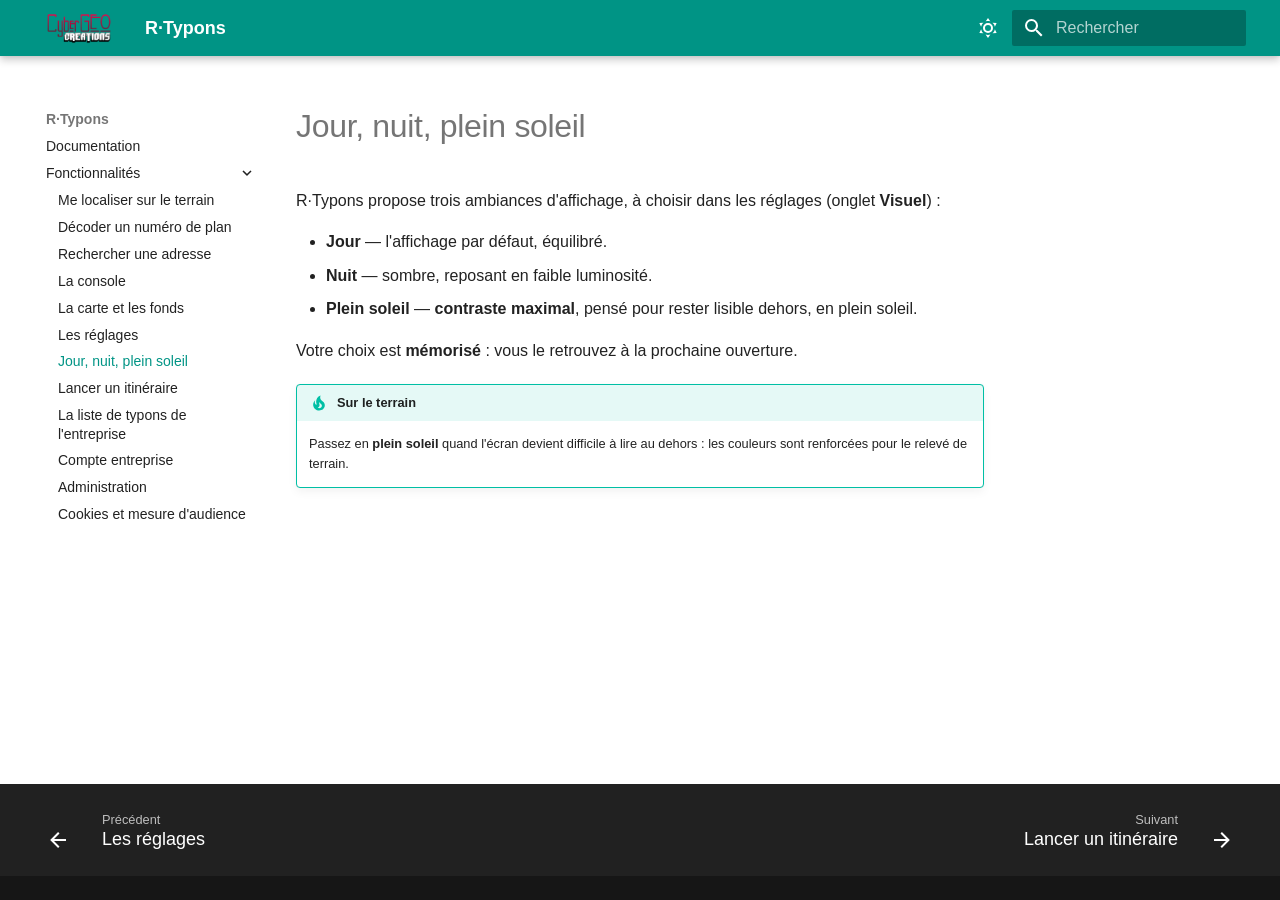
<file: r-typons/features/theme/index.html>
<!DOCTYPE html><html lang="fr" class="no-js"><head>
    
      <meta charset="utf-8">
      <meta name="viewport" content="width=device-width,initial-scale=1">
      
        <meta name="description" content="Aide de R·Typons — décoder un plan CARTO 200 V3 et retrouver le typon couvrant une position, sur le terrain comme au bureau.">
      
      
        <meta name="author" content="Cybergéomètre">
      
      
        <link rel="canonical" href="https://cybergeometre.com/r-typons/features/theme/">
      
      
        <link rel="prev" href="../settings/">
      
      
        <link rel="next" href="../navigation/">
      
      
        
      
      
      <link rel="icon" href="../../assets/favicon.ico">
      <meta name="generator" content="mkdocs-1.6.1, mkdocs-material-9.7.6">
    
    
      
        <title>Jour, nuit, plein soleil - R·Typons</title>
      
    
    
      <link rel="stylesheet" href="../../assets/stylesheets/main.484c7ddc.min.css">
      
        
        <link rel="stylesheet" href="../../assets/stylesheets/palette.ab4e12ef.min.css">
      
      


    
    
      
    
    
      
    
    
      <link rel="stylesheet" href="../../stylesheets/extra.css">
    
    <script>__md_scope=new URL("../..",location),__md_hash=e=>[...e].reduce(((e,_)=>(e<<5)-e+_.charCodeAt(0)),0),__md_get=(e,_=localStorage,t=__md_scope)=>JSON.parse(_.getItem(t.pathname+"."+e)),__md_set=(e,_,t=localStorage,a=__md_scope)=>{try{t.setItem(a.pathname+"."+e,JSON.stringify(_))}catch(e){}}</script>
    
      

    
    
  <link href="../../assets/stylesheets/glightbox.min.css" rel="stylesheet"><script src="../../assets/javascripts/glightbox.min.js"></script><style id="glightbox-style">
            html.glightbox-open { overflow: initial; height: 100%; }
            .gslide-title { margin-top: 0px; user-select: text; }
            .gslide-desc { color: #666; user-select: text; }
            .gslide-image img { background: white; }
            .gscrollbar-fixer { padding-right: 15px; }
            .gdesc-inner { font-size: 0.75rem; }
            body[data-md-color-scheme="slate"] .gdesc-inner { background: var(--md-default-bg-color); }
            body[data-md-color-scheme="slate"] .gslide-title { color: var(--md-default-fg-color); }
            body[data-md-color-scheme="slate"] .gslide-desc { color: var(--md-default-fg-color); }
        </style></head>
  
  
    
    
      
    
    
    
    
    <body dir="ltr" data-md-color-scheme="default" data-md-color-primary="teal" data-md-color-accent="teal">
  
    
    <input class="md-toggle" data-md-toggle="drawer" type="checkbox" id="__drawer" autocomplete="off">
    <input class="md-toggle" data-md-toggle="search" type="checkbox" id="__search" autocomplete="off">
    <label class="md-overlay" for="__drawer"></label>
    <div data-md-component="skip">
      
        
        <a href="#jour-nuit-plein-soleil" class="md-skip">
          Aller au contenu
        </a>
      
    </div>
    <div data-md-component="announce">
      
    </div>
    
    
      

  

<header class="md-header md-header--shadow" data-md-component="header">
  <nav class="md-header__inner md-grid" aria-label="En-tête">
    <a href="https://cybergeometre.com/" title="R·Typons" class="md-header__button md-logo" aria-label="R·Typons" data-md-component="logo">
      
  <img src="../../assets/logo.png" alt="logo">

    </a>
    <label class="md-header__button md-icon" for="__drawer">
      
      <svg xmlns="http://www.w3.org/2000/svg" viewBox="0 0 24 24"><path d="M3 6h18v2H3zm0 5h18v2H3zm0 5h18v2H3z"></path></svg>
    </label>
    <div class="md-header__title" data-md-component="header-title">
      <div class="md-header__ellipsis">
        <div class="md-header__topic">
          <span class="md-ellipsis">
            R·Typons
          </span>
        </div>
        <div class="md-header__topic" data-md-component="header-topic">
          <span class="md-ellipsis">
            
              Jour, nuit, plein soleil
            
          </span>
        </div>
      </div>
    </div>
    
      
        <form class="md-header__option" data-md-component="palette">
  
    
    
    
    <input class="md-option" data-md-color-media="(prefers-color-scheme: light)" data-md-color-scheme="default" data-md-color-primary="teal" data-md-color-accent="teal" aria-label="Passer en mode sombre" type="radio" name="__palette" id="__palette_0">
    
      <label class="md-header__button md-icon" title="Passer en mode sombre" for="__palette_1" hidden="">
        <svg xmlns="http://www.w3.org/2000/svg" viewBox="0 0 24 24"><path d="M12 7a5 5 0 0 1 5 5 5 5 0 0 1-5 5 5 5 0 0 1-5-5 5 5 0 0 1 5-5m0 2a3 3 0 0 0-3 3 3 3 0 0 0 3 3 3 3 0 0 0 3-3 3 3 0 0 0-3-3m0-7 2.39 3.42C13.65 5.15 12.84 5 12 5s-1.65.15-2.39.42zM3.34 7l4.16-.35A7.2 7.2 0 0 0 5.94 8.5c-.44.74-.69 1.5-.83 2.29zm.02 10 1.76-3.77a7.131 7.131 0 0 0 2.38 4.14zM20.65 7l-1.77 3.79a7.02 7.02 0 0 0-2.38-4.15zm-.01 10-4.14.36c.59-.51 1.12-1.14 1.54-1.86.42-.73.69-1.5.83-2.29zM12 22l-2.41-3.44c.74.27 1.55.44 2.41.44.82 0 1.63-.17 2.37-.44z"></path></svg>
      </label>
    
  
    
    
    
    <input class="md-option" data-md-color-media="(prefers-color-scheme: dark)" data-md-color-scheme="slate" data-md-color-primary="teal" data-md-color-accent="teal" aria-label="Passer en mode clair" type="radio" name="__palette" id="__palette_1">
    
      <label class="md-header__button md-icon" title="Passer en mode clair" for="__palette_0" hidden="">
        <svg xmlns="http://www.w3.org/2000/svg" viewBox="0 0 24 24"><path d="m17.75 4.09-2.53 1.94.91 3.06-2.63-1.81-2.63 1.81.91-3.06-2.53-1.94L12.44 4l1.06-3 1.06 3zm3.5 6.91-1.64 1.25.59 1.98-1.7-1.17-1.7 1.17.59-1.98L15.75 11l2.06-.05L18.5 9l.69 1.95zm-2.28 4.95c.83-.08 1.72 1.1 1.19 1.85-.32.45-.66.87-1.08 1.27C15.17 23 8.84 23 4.94 19.07c-3.91-3.9-3.91-10.24 0-14.14.4-.4.82-.76 1.27-1.08.75-.53 1.93.36 1.85 1.19-.27 2.86.69 5.83 2.89 8.02a9.96 9.96 0 0 0 8.02 2.89m-1.64 2.02a12.08 12.08 0 0 1-7.8-3.47c-2.17-2.19-3.33-5-3.49-7.82-2.81 3.14-2.7 7.96.31 10.98 3.02 3.01 7.84 3.12 10.98.31"></path></svg>
      </label>
    
  
</form>
      
    
    
      <script>var palette=__md_get("__palette");if(palette&&palette.color){if("(prefers-color-scheme)"===palette.color.media){var media=matchMedia("(prefers-color-scheme: light)"),input=document.querySelector(media.matches?"[data-md-color-media='(prefers-color-scheme: light)']":"[data-md-color-media='(prefers-color-scheme: dark)']");palette.color.media=input.getAttribute("data-md-color-media"),palette.color.scheme=input.getAttribute("data-md-color-scheme"),palette.color.primary=input.getAttribute("data-md-color-primary"),palette.color.accent=input.getAttribute("data-md-color-accent")}for(var[key,value]of Object.entries(palette.color))document.body.setAttribute("data-md-color-"+key,value)}</script>
    
    
    
      
      
        <label class="md-header__button md-icon" for="__search">
          
          <svg xmlns="http://www.w3.org/2000/svg" viewBox="0 0 24 24"><path d="M9.5 3A6.5 6.5 0 0 1 16 9.5c0 1.61-.59 3.09-1.56 4.23l.27.27h.79l5 5-1.5 1.5-5-5v-.79l-.27-.27A6.52 6.52 0 0 1 9.5 16 6.5 6.5 0 0 1 3 9.5 6.5 6.5 0 0 1 9.5 3m0 2C7 5 5 7 5 9.5S7 14 9.5 14 14 12 14 9.5 12 5 9.5 5"></path></svg>
        </label>
        <div class="md-search" data-md-component="search" role="dialog">
  <label class="md-search__overlay" for="__search"></label>
  <div class="md-search__inner" role="search">
    <form class="md-search__form" name="search">
      <input type="text" class="md-search__input" name="query" aria-label="Rechercher" placeholder="Rechercher" autocapitalize="off" autocorrect="off" autocomplete="off" spellcheck="false" data-md-component="search-query" required="">
      <label class="md-search__icon md-icon" for="__search">
        
        <svg xmlns="http://www.w3.org/2000/svg" viewBox="0 0 24 24"><path d="M9.5 3A6.5 6.5 0 0 1 16 9.5c0 1.61-.59 3.09-1.56 4.23l.27.27h.79l5 5-1.5 1.5-5-5v-.79l-.27-.27A6.52 6.52 0 0 1 9.5 16 6.5 6.5 0 0 1 3 9.5 6.5 6.5 0 0 1 9.5 3m0 2C7 5 5 7 5 9.5S7 14 9.5 14 14 12 14 9.5 12 5 9.5 5"></path></svg>
        
        <svg xmlns="http://www.w3.org/2000/svg" viewBox="0 0 24 24"><path d="M20 11v2H8l5.5 5.5-1.42 1.42L4.16 12l7.92-7.92L13.5 5.5 8 11z"></path></svg>
      </label>
      <nav class="md-search__options" aria-label="Recherche">
        
        <button type="reset" class="md-search__icon md-icon" title="Effacer" aria-label="Effacer" tabindex="-1">
          
          <svg xmlns="http://www.w3.org/2000/svg" viewBox="0 0 24 24"><path d="M19 6.41 17.59 5 12 10.59 6.41 5 5 6.41 10.59 12 5 17.59 6.41 19 12 13.41 17.59 19 19 17.59 13.41 12z"></path></svg>
        </button>
      </nav>
      
        <div class="md-search__suggest" data-md-component="search-suggest"></div>
      
    </form>
    <div class="md-search__output">
      <div class="md-search__scrollwrap" tabindex="0" data-md-scrollfix="">
        <div class="md-search-result" data-md-component="search-result">
          <div class="md-search-result__meta">
            Initialisation de la recherche
          </div>
          <ol class="md-search-result__list" role="presentation"></ol>
        </div>
      </div>
    </div>
  </div>
</div>
      
    
    
  </nav>
  
</header>
    
    <div class="md-container" data-md-component="container">
      
      
        
          
        
      
      <main class="md-main" data-md-component="main">
        <div class="md-main__inner md-grid">
          
            
              
              <div class="md-sidebar md-sidebar--primary" data-md-component="sidebar" data-md-type="navigation">
                <div class="md-sidebar__scrollwrap">
                  <div class="md-sidebar__inner">
                    



<nav class="md-nav md-nav--primary" aria-label="Navigation" data-md-level="0">
  <label class="md-nav__title" for="__drawer">
    <a href="https://cybergeometre.com/" title="R·Typons" class="md-nav__button md-logo" aria-label="R·Typons" data-md-component="logo">
      
  <img src="../../assets/logo.png" alt="logo">

    </a>
    R·Typons
  </label>
  
  <ul class="md-nav__list" data-md-scrollfix="">
    
      
      
  
  
  
  
    <li class="md-nav__item">
      <a href="../.." class="md-nav__link">
        
  
  
  <span class="md-ellipsis">
    
  
    Documentation
  

    
  </span>
  
  

      </a>
    </li>
  

    
      
      
  
  
    
  
  
  
    
    
    
    
    
    <li class="md-nav__item md-nav__item--active md-nav__item--nested">
      
        
        
        <input class="md-nav__toggle md-toggle " type="checkbox" id="__nav_2" checked="">
        
          
          <label class="md-nav__link" for="__nav_2" id="__nav_2_label" tabindex="0">
            
  
  
  <span class="md-ellipsis">
    
  
    Fonctionnalités
  

    
  </span>
  
  

            <span class="md-nav__icon md-icon"></span>
          </label>
        
        <nav class="md-nav" data-md-level="1" aria-labelledby="__nav_2_label" aria-expanded="true">
          <label class="md-nav__title" for="__nav_2">
            <span class="md-nav__icon md-icon"></span>
            
  
    Fonctionnalités
  

          </label>
          <ul class="md-nav__list" data-md-scrollfix="">
            
              
                
  
  
  
  
    <li class="md-nav__item">
      <a href="../geolocation/" class="md-nav__link">
        
  
  
  <span class="md-ellipsis">
    
  
    Me localiser sur le terrain
  

    
  </span>
  
  

      </a>
    </li>
  

              
            
              
                
  
  
  
  
    <li class="md-nav__item">
      <a href="../typon/" class="md-nav__link">
        
  
  
  <span class="md-ellipsis">
    
  
    Décoder un numéro de plan
  

    
  </span>
  
  

      </a>
    </li>
  

              
            
              
                
  
  
  
  
    <li class="md-nav__item">
      <a href="../address/" class="md-nav__link">
        
  
  
  <span class="md-ellipsis">
    
  
    Rechercher une adresse
  

    
  </span>
  
  

      </a>
    </li>
  

              
            
              
                
  
  
  
  
    <li class="md-nav__item">
      <a href="../console/" class="md-nav__link">
        
  
  
  <span class="md-ellipsis">
    
  
    La console
  

    
  </span>
  
  

      </a>
    </li>
  

              
            
              
                
  
  
  
  
    <li class="md-nav__item">
      <a href="../map/" class="md-nav__link">
        
  
  
  <span class="md-ellipsis">
    
  
    La carte et les fonds
  

    
  </span>
  
  

      </a>
    </li>
  

              
            
              
                
  
  
  
  
    <li class="md-nav__item">
      <a href="../settings/" class="md-nav__link">
        
  
  
  <span class="md-ellipsis">
    
  
    Les réglages
  

    
  </span>
  
  

      </a>
    </li>
  

              
            
              
                
  
  
    
  
  
  
    <li class="md-nav__item md-nav__item--active">
      
      <input class="md-nav__toggle md-toggle" type="checkbox" id="__toc">
      
      
        
      
      
      <a href="./" class="md-nav__link md-nav__link--active">
        
  
  
  <span class="md-ellipsis">
    
  
    Jour, nuit, plein soleil
  

    
  </span>
  
  

      </a>
      
    </li>
  

              
            
              
                
  
  
  
  
    <li class="md-nav__item">
      <a href="../navigation/" class="md-nav__link">
        
  
  
  <span class="md-ellipsis">
    
  
    Lancer un itinéraire
  

    
  </span>
  
  

      </a>
    </li>
  

              
            
              
                
  
  
  
  
    <li class="md-nav__item">
      <a href="../company-typons/" class="md-nav__link">
        
  
  
  <span class="md-ellipsis">
    
  
    La liste de typons de l'entreprise
  

    
  </span>
  
  

      </a>
    </li>
  

              
            
              
                
  
  
  
  
    <li class="md-nav__item">
      <a href="../account/" class="md-nav__link">
        
  
  
  <span class="md-ellipsis">
    
  
    Compte entreprise
  

    
  </span>
  
  

      </a>
    </li>
  

              
            
              
                
  
  
  
  
    <li class="md-nav__item">
      <a href="../admin/" class="md-nav__link">
        
  
  
  <span class="md-ellipsis">
    
  
    Administration
  

    
  </span>
  
  

      </a>
    </li>
  

              
            
              
                
  
  
  
  
    <li class="md-nav__item">
      <a href="../consent/" class="md-nav__link">
        
  
  
  <span class="md-ellipsis">
    
  
    Cookies et mesure d'audience
  

    
  </span>
  
  

      </a>
    </li>
  

              
            
          </ul>
        </nav>
      
    </li>
  

    
  </ul>
</nav>
                  </div>
                </div>
              </div>
            
            
              
              <div class="md-sidebar md-sidebar--secondary" data-md-component="sidebar" data-md-type="toc">
                <div class="md-sidebar__scrollwrap">
                  <div class="md-sidebar__inner">
                    

<nav class="md-nav md-nav--secondary" aria-label="Table des matières">
  
  
  
    
  
  
</nav>
                  </div>
                </div>
              </div>
            
          
          
            <div class="md-content" data-md-component="content">
              
              <article class="md-content__inner md-typeset">
                
                  



<h1 id="jour-nuit-plein-soleil">Jour, nuit, plein soleil</h1>
<p>R·Typons propose trois ambiances d'affichage, à choisir dans les réglages
(onglet <strong>Visuel</strong>) :</p>
<ul>
<li><strong>Jour</strong> — l'affichage par défaut, équilibré.</li>
<li><strong>Nuit</strong> — sombre, reposant en faible luminosité.</li>
<li><strong>Plein soleil</strong> — <strong>contraste maximal</strong>, pensé pour rester lisible dehors, en
  plein soleil.</li>
</ul>
<p>Votre choix est <strong>mémorisé</strong> : vous le retrouvez à la prochaine ouverture.</p>
<div class="admonition tip">
<p class="admonition-title">Sur le terrain</p>
<p>Passez en <strong>plein soleil</strong> quand l'écran devient difficile à lire au dehors :
les couleurs sont renforcées pour le relevé de terrain.</p>
</div>












                
              </article>
            </div>
          
          
<script>var target=document.getElementById(location.hash.slice(1));target&&target.name&&(target.checked=target.name.startsWith("__tabbed_"))</script>
        </div>
        
          <button type="button" class="md-top md-icon" data-md-component="top" hidden="">
  
  <svg xmlns="http://www.w3.org/2000/svg" viewBox="0 0 24 24"><path d="M13 20h-2V8l-5.5 5.5-1.42-1.42L12 4.16l7.92 7.92-1.42 1.42L13 8z"></path></svg>
  Retour en haut de la page
</button>
        
      </main>
      
        <footer class="md-footer">
  
    
      
      <nav class="md-footer__inner md-grid" aria-label="Pied de page">
        
          
          <a href="../settings/" class="md-footer__link md-footer__link--prev" aria-label="Précédent: Les réglages">
            <div class="md-footer__button md-icon">
              
              <svg xmlns="http://www.w3.org/2000/svg" viewBox="0 0 24 24"><path d="M20 11v2H8l5.5 5.5-1.42 1.42L4.16 12l7.92-7.92L13.5 5.5 8 11z"></path></svg>
            </div>
            <div class="md-footer__title">
              <span class="md-footer__direction">
                Précédent
              </span>
              <div class="md-ellipsis">
                Les réglages
              </div>
            </div>
          </a>
        
        
          
          <a href="../navigation/" class="md-footer__link md-footer__link--next" aria-label="Suivant: Lancer un itinéraire">
            <div class="md-footer__title">
              <span class="md-footer__direction">
                Suivant
              </span>
              <div class="md-ellipsis">
                Lancer un itinéraire
              </div>
            </div>
            <div class="md-footer__button md-icon">
              
              <svg xmlns="http://www.w3.org/2000/svg" viewBox="0 0 24 24"><path d="M4 11v2h12l-5.5 5.5 1.42 1.42L19.84 12l-7.92-7.92L10.5 5.5 16 11z"></path></svg>
            </div>
          </a>
        
      </nav>
    
  
  <div class="md-footer-meta md-typeset">
    <div class="md-footer-meta__inner md-grid">
      <div class="md-copyright">
  
  
</div>
      
    </div>
  </div>
</footer>
      
    </div>
    <div class="md-dialog" data-md-component="dialog">
      <div class="md-dialog__inner md-typeset"></div>
    </div>
    
    
    
      
      
      <script id="__config" type="application/json">{"annotate": null, "base": "../..", "features": ["navigation.instant", "navigation.top", "navigation.footer", "search.suggest", "search.highlight", "toc.follow"], "search": "../../assets/javascripts/workers/search.2c215733.min.js", "tags": null, "translations": {"clipboard.copied": "Copi\u00e9 dans le presse-papier", "clipboard.copy": "Copier dans le presse-papier", "search.result.more.one": "1 de plus sur cette page", "search.result.more.other": "# de plus sur cette page", "search.result.none": "Aucun document trouv\u00e9", "search.result.one": "1 document trouv\u00e9", "search.result.other": "# documents trouv\u00e9s", "search.result.placeholder": "Taper pour d\u00e9marrer la recherche", "search.result.term.missing": "Non trouv\u00e9", "select.version": "S\u00e9lectionner la version"}, "version": null}</script>
    
    
      <script src="../../assets/javascripts/bundle.79ae519e.min.js"></script>
      
    
  
<script id="init-glightbox">const lightbox = GLightbox({"touchNavigation": true, "loop": false, "zoomable": true, "draggable": true, "openEffect": "zoom", "closeEffect": "zoom", "slideEffect": "slide"});
document$.subscribe(()=>{ lightbox.reload(); });
</script></body></html>
</file>
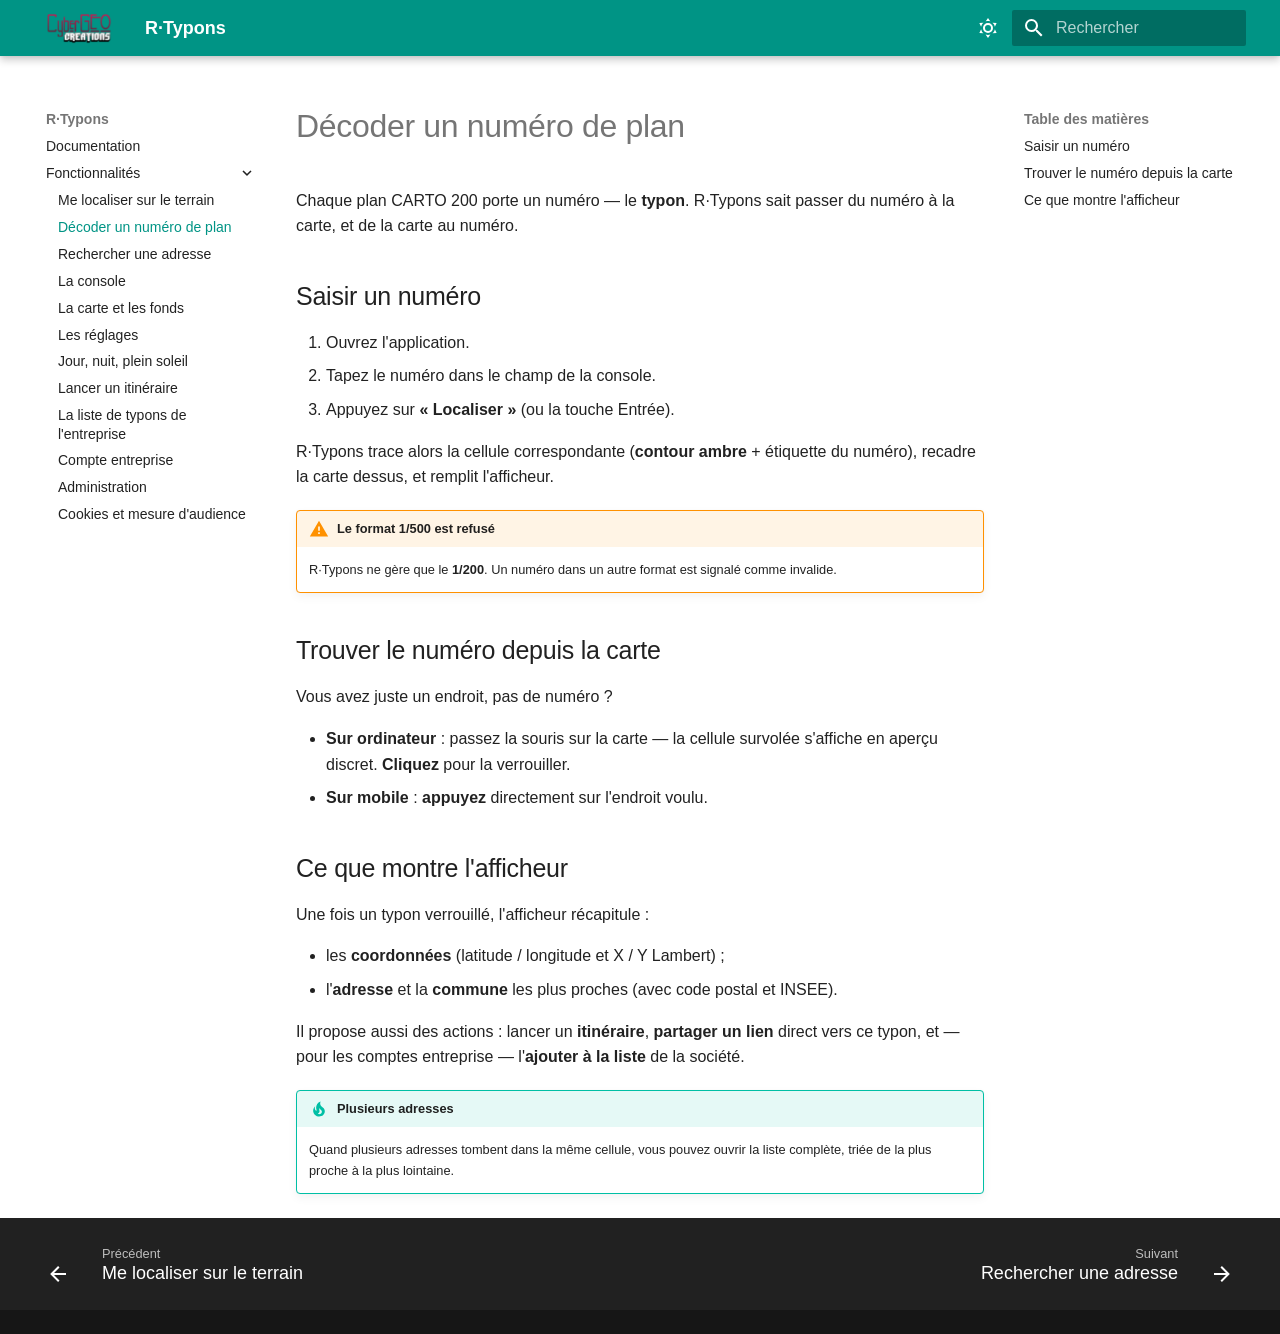
<file: r-typons/features/typon/index.html>
<!DOCTYPE html><html lang="fr" class="no-js"><head>
    
      <meta charset="utf-8">
      <meta name="viewport" content="width=device-width,initial-scale=1">
      
        <meta name="description" content="Aide de R·Typons — décoder un plan CARTO 200 V3 et retrouver le typon couvrant une position, sur le terrain comme au bureau.">
      
      
        <meta name="author" content="Cybergéomètre">
      
      
        <link rel="canonical" href="https://cybergeometre.com/r-typons/features/typon/">
      
      
        <link rel="prev" href="../geolocation/">
      
      
        <link rel="next" href="../address/">
      
      
        
      
      
      <link rel="icon" href="../../assets/favicon.ico">
      <meta name="generator" content="mkdocs-1.6.1, mkdocs-material-9.7.6">
    
    
      
        <title>Décoder un numéro de plan - R·Typons</title>
      
    
    
      <link rel="stylesheet" href="../../assets/stylesheets/main.484c7ddc.min.css">
      
        
        <link rel="stylesheet" href="../../assets/stylesheets/palette.ab4e12ef.min.css">
      
      


    
    
      
    
    
      
    
    
      <link rel="stylesheet" href="../../stylesheets/extra.css">
    
    <script>__md_scope=new URL("../..",location),__md_hash=e=>[...e].reduce(((e,_)=>(e<<5)-e+_.charCodeAt(0)),0),__md_get=(e,_=localStorage,t=__md_scope)=>JSON.parse(_.getItem(t.pathname+"."+e)),__md_set=(e,_,t=localStorage,a=__md_scope)=>{try{t.setItem(a.pathname+"."+e,JSON.stringify(_))}catch(e){}}</script>
    
      

    
    
  <link href="../../assets/stylesheets/glightbox.min.css" rel="stylesheet"><script src="../../assets/javascripts/glightbox.min.js"></script><style id="glightbox-style">
            html.glightbox-open { overflow: initial; height: 100%; }
            .gslide-title { margin-top: 0px; user-select: text; }
            .gslide-desc { color: #666; user-select: text; }
            .gslide-image img { background: white; }
            .gscrollbar-fixer { padding-right: 15px; }
            .gdesc-inner { font-size: 0.75rem; }
            body[data-md-color-scheme="slate"] .gdesc-inner { background: var(--md-default-bg-color); }
            body[data-md-color-scheme="slate"] .gslide-title { color: var(--md-default-fg-color); }
            body[data-md-color-scheme="slate"] .gslide-desc { color: var(--md-default-fg-color); }
        </style></head>
  
  
    
    
      
    
    
    
    
    <body dir="ltr" data-md-color-scheme="default" data-md-color-primary="teal" data-md-color-accent="teal">
  
    
    <input class="md-toggle" data-md-toggle="drawer" type="checkbox" id="__drawer" autocomplete="off">
    <input class="md-toggle" data-md-toggle="search" type="checkbox" id="__search" autocomplete="off">
    <label class="md-overlay" for="__drawer"></label>
    <div data-md-component="skip">
      
        
        <a href="#decoder-un-numero-de-plan" class="md-skip">
          Aller au contenu
        </a>
      
    </div>
    <div data-md-component="announce">
      
    </div>
    
    
      

  

<header class="md-header md-header--shadow" data-md-component="header">
  <nav class="md-header__inner md-grid" aria-label="En-tête">
    <a href="https://cybergeometre.com/" title="R·Typons" class="md-header__button md-logo" aria-label="R·Typons" data-md-component="logo">
      
  <img src="../../assets/logo.png" alt="logo">

    </a>
    <label class="md-header__button md-icon" for="__drawer">
      
      <svg xmlns="http://www.w3.org/2000/svg" viewBox="0 0 24 24"><path d="M3 6h18v2H3zm0 5h18v2H3zm0 5h18v2H3z"></path></svg>
    </label>
    <div class="md-header__title" data-md-component="header-title">
      <div class="md-header__ellipsis">
        <div class="md-header__topic">
          <span class="md-ellipsis">
            R·Typons
          </span>
        </div>
        <div class="md-header__topic" data-md-component="header-topic">
          <span class="md-ellipsis">
            
              Décoder un numéro de plan
            
          </span>
        </div>
      </div>
    </div>
    
      
        <form class="md-header__option" data-md-component="palette">
  
    
    
    
    <input class="md-option" data-md-color-media="(prefers-color-scheme: light)" data-md-color-scheme="default" data-md-color-primary="teal" data-md-color-accent="teal" aria-label="Passer en mode sombre" type="radio" name="__palette" id="__palette_0">
    
      <label class="md-header__button md-icon" title="Passer en mode sombre" for="__palette_1" hidden="">
        <svg xmlns="http://www.w3.org/2000/svg" viewBox="0 0 24 24"><path d="M12 7a5 5 0 0 1 5 5 5 5 0 0 1-5 5 5 5 0 0 1-5-5 5 5 0 0 1 5-5m0 2a3 3 0 0 0-3 3 3 3 0 0 0 3 3 3 3 0 0 0 3-3 3 3 0 0 0-3-3m0-7 2.39 3.42C13.65 5.15 12.84 5 12 5s-1.65.15-2.39.42zM3.34 7l4.16-.35A7.2 7.2 0 0 0 5.94 8.5c-.44.74-.69 1.5-.83 2.29zm.02 10 1.76-3.77a7.131 7.131 0 0 0 2.38 4.14zM20.65 7l-1.77 3.79a7.02 7.02 0 0 0-2.38-4.15zm-.01 10-4.14.36c.59-.51 1.12-1.14 1.54-1.86.42-.73.69-1.5.83-2.29zM12 22l-2.41-3.44c.74.27 1.55.44 2.41.44.82 0 1.63-.17 2.37-.44z"></path></svg>
      </label>
    
  
    
    
    
    <input class="md-option" data-md-color-media="(prefers-color-scheme: dark)" data-md-color-scheme="slate" data-md-color-primary="teal" data-md-color-accent="teal" aria-label="Passer en mode clair" type="radio" name="__palette" id="__palette_1">
    
      <label class="md-header__button md-icon" title="Passer en mode clair" for="__palette_0" hidden="">
        <svg xmlns="http://www.w3.org/2000/svg" viewBox="0 0 24 24"><path d="m17.75 4.09-2.53 1.94.91 3.06-2.63-1.81-2.63 1.81.91-3.06-2.53-1.94L12.44 4l1.06-3 1.06 3zm3.5 6.91-1.64 1.25.59 1.98-1.7-1.17-1.7 1.17.59-1.98L15.75 11l2.06-.05L18.5 9l.69 1.95zm-2.28 4.95c.83-.08 1.72 1.1 1.19 1.85-.32.45-.66.87-1.08 1.27C15.17 23 8.84 23 4.94 19.07c-3.91-3.9-3.91-10.24 0-14.14.4-.4.82-.76 1.27-1.08.75-.53 1.93.36 1.85 1.19-.27 2.86.69 5.83 2.89 8.02a9.96 9.96 0 0 0 8.02 2.89m-1.64 2.02a12.08 12.08 0 0 1-7.8-3.47c-2.17-2.19-3.33-5-3.49-7.82-2.81 3.14-2.7 7.96.31 10.98 3.02 3.01 7.84 3.12 10.98.31"></path></svg>
      </label>
    
  
</form>
      
    
    
      <script>var palette=__md_get("__palette");if(palette&&palette.color){if("(prefers-color-scheme)"===palette.color.media){var media=matchMedia("(prefers-color-scheme: light)"),input=document.querySelector(media.matches?"[data-md-color-media='(prefers-color-scheme: light)']":"[data-md-color-media='(prefers-color-scheme: dark)']");palette.color.media=input.getAttribute("data-md-color-media"),palette.color.scheme=input.getAttribute("data-md-color-scheme"),palette.color.primary=input.getAttribute("data-md-color-primary"),palette.color.accent=input.getAttribute("data-md-color-accent")}for(var[key,value]of Object.entries(palette.color))document.body.setAttribute("data-md-color-"+key,value)}</script>
    
    
    
      
      
        <label class="md-header__button md-icon" for="__search">
          
          <svg xmlns="http://www.w3.org/2000/svg" viewBox="0 0 24 24"><path d="M9.5 3A6.5 6.5 0 0 1 16 9.5c0 1.61-.59 3.09-1.56 4.23l.27.27h.79l5 5-1.5 1.5-5-5v-.79l-.27-.27A6.52 6.52 0 0 1 9.5 16 6.5 6.5 0 0 1 3 9.5 6.5 6.5 0 0 1 9.5 3m0 2C7 5 5 7 5 9.5S7 14 9.5 14 14 12 14 9.5 12 5 9.5 5"></path></svg>
        </label>
        <div class="md-search" data-md-component="search" role="dialog">
  <label class="md-search__overlay" for="__search"></label>
  <div class="md-search__inner" role="search">
    <form class="md-search__form" name="search">
      <input type="text" class="md-search__input" name="query" aria-label="Rechercher" placeholder="Rechercher" autocapitalize="off" autocorrect="off" autocomplete="off" spellcheck="false" data-md-component="search-query" required="">
      <label class="md-search__icon md-icon" for="__search">
        
        <svg xmlns="http://www.w3.org/2000/svg" viewBox="0 0 24 24"><path d="M9.5 3A6.5 6.5 0 0 1 16 9.5c0 1.61-.59 3.09-1.56 4.23l.27.27h.79l5 5-1.5 1.5-5-5v-.79l-.27-.27A6.52 6.52 0 0 1 9.5 16 6.5 6.5 0 0 1 3 9.5 6.5 6.5 0 0 1 9.5 3m0 2C7 5 5 7 5 9.5S7 14 9.5 14 14 12 14 9.5 12 5 9.5 5"></path></svg>
        
        <svg xmlns="http://www.w3.org/2000/svg" viewBox="0 0 24 24"><path d="M20 11v2H8l5.5 5.5-1.42 1.42L4.16 12l7.92-7.92L13.5 5.5 8 11z"></path></svg>
      </label>
      <nav class="md-search__options" aria-label="Recherche">
        
        <button type="reset" class="md-search__icon md-icon" title="Effacer" aria-label="Effacer" tabindex="-1">
          
          <svg xmlns="http://www.w3.org/2000/svg" viewBox="0 0 24 24"><path d="M19 6.41 17.59 5 12 10.59 6.41 5 5 6.41 10.59 12 5 17.59 6.41 19 12 13.41 17.59 19 19 17.59 13.41 12z"></path></svg>
        </button>
      </nav>
      
        <div class="md-search__suggest" data-md-component="search-suggest"></div>
      
    </form>
    <div class="md-search__output">
      <div class="md-search__scrollwrap" tabindex="0" data-md-scrollfix="">
        <div class="md-search-result" data-md-component="search-result">
          <div class="md-search-result__meta">
            Initialisation de la recherche
          </div>
          <ol class="md-search-result__list" role="presentation"></ol>
        </div>
      </div>
    </div>
  </div>
</div>
      
    
    
  </nav>
  
</header>
    
    <div class="md-container" data-md-component="container">
      
      
        
          
        
      
      <main class="md-main" data-md-component="main">
        <div class="md-main__inner md-grid">
          
            
              
              <div class="md-sidebar md-sidebar--primary" data-md-component="sidebar" data-md-type="navigation">
                <div class="md-sidebar__scrollwrap">
                  <div class="md-sidebar__inner">
                    



<nav class="md-nav md-nav--primary" aria-label="Navigation" data-md-level="0">
  <label class="md-nav__title" for="__drawer">
    <a href="https://cybergeometre.com/" title="R·Typons" class="md-nav__button md-logo" aria-label="R·Typons" data-md-component="logo">
      
  <img src="../../assets/logo.png" alt="logo">

    </a>
    R·Typons
  </label>
  
  <ul class="md-nav__list" data-md-scrollfix="">
    
      
      
  
  
  
  
    <li class="md-nav__item">
      <a href="../.." class="md-nav__link">
        
  
  
  <span class="md-ellipsis">
    
  
    Documentation
  

    
  </span>
  
  

      </a>
    </li>
  

    
      
      
  
  
    
  
  
  
    
    
    
    
    
    <li class="md-nav__item md-nav__item--active md-nav__item--nested">
      
        
        
        <input class="md-nav__toggle md-toggle " type="checkbox" id="__nav_2" checked="">
        
          
          <label class="md-nav__link" for="__nav_2" id="__nav_2_label" tabindex="0">
            
  
  
  <span class="md-ellipsis">
    
  
    Fonctionnalités
  

    
  </span>
  
  

            <span class="md-nav__icon md-icon"></span>
          </label>
        
        <nav class="md-nav" data-md-level="1" aria-labelledby="__nav_2_label" aria-expanded="true">
          <label class="md-nav__title" for="__nav_2">
            <span class="md-nav__icon md-icon"></span>
            
  
    Fonctionnalités
  

          </label>
          <ul class="md-nav__list" data-md-scrollfix="">
            
              
                
  
  
  
  
    <li class="md-nav__item">
      <a href="../geolocation/" class="md-nav__link">
        
  
  
  <span class="md-ellipsis">
    
  
    Me localiser sur le terrain
  

    
  </span>
  
  

      </a>
    </li>
  

              
            
              
                
  
  
    
  
  
  
    <li class="md-nav__item md-nav__item--active">
      
      <input class="md-nav__toggle md-toggle" type="checkbox" id="__toc">
      
      
        
      
      
        <label class="md-nav__link md-nav__link--active" for="__toc">
          
  
  
  <span class="md-ellipsis">
    
  
    Décoder un numéro de plan
  

    
  </span>
  
  

          <span class="md-nav__icon md-icon"></span>
        </label>
      
      <a href="./" class="md-nav__link md-nav__link--active">
        
  
  
  <span class="md-ellipsis">
    
  
    Décoder un numéro de plan
  

    
  </span>
  
  

      </a>
      
        

<nav class="md-nav md-nav--secondary" aria-label="Table des matières">
  
  
  
    
  
  
    <label class="md-nav__title" for="__toc">
      <span class="md-nav__icon md-icon"></span>
      Table des matières
    </label>
    <ul class="md-nav__list" data-md-component="toc" data-md-scrollfix="">
      
        <li class="md-nav__item">
  <a href="#saisir-un-numero" class="md-nav__link">
    <span class="md-ellipsis">
      
        Saisir un numéro
      
    </span>
  </a>
  
</li>
      
        <li class="md-nav__item">
  <a href="#trouver-le-numero-depuis-la-carte" class="md-nav__link">
    <span class="md-ellipsis">
      
        Trouver le numéro depuis la carte
      
    </span>
  </a>
  
</li>
      
        <li class="md-nav__item">
  <a href="#ce-que-montre-lafficheur" class="md-nav__link">
    <span class="md-ellipsis">
      
        Ce que montre l'afficheur
      
    </span>
  </a>
  
</li>
      
    </ul>
  
</nav>
      
    </li>
  

              
            
              
                
  
  
  
  
    <li class="md-nav__item">
      <a href="../address/" class="md-nav__link">
        
  
  
  <span class="md-ellipsis">
    
  
    Rechercher une adresse
  

    
  </span>
  
  

      </a>
    </li>
  

              
            
              
                
  
  
  
  
    <li class="md-nav__item">
      <a href="../console/" class="md-nav__link">
        
  
  
  <span class="md-ellipsis">
    
  
    La console
  

    
  </span>
  
  

      </a>
    </li>
  

              
            
              
                
  
  
  
  
    <li class="md-nav__item">
      <a href="../map/" class="md-nav__link">
        
  
  
  <span class="md-ellipsis">
    
  
    La carte et les fonds
  

    
  </span>
  
  

      </a>
    </li>
  

              
            
              
                
  
  
  
  
    <li class="md-nav__item">
      <a href="../settings/" class="md-nav__link">
        
  
  
  <span class="md-ellipsis">
    
  
    Les réglages
  

    
  </span>
  
  

      </a>
    </li>
  

              
            
              
                
  
  
  
  
    <li class="md-nav__item">
      <a href="../theme/" class="md-nav__link">
        
  
  
  <span class="md-ellipsis">
    
  
    Jour, nuit, plein soleil
  

    
  </span>
  
  

      </a>
    </li>
  

              
            
              
                
  
  
  
  
    <li class="md-nav__item">
      <a href="../navigation/" class="md-nav__link">
        
  
  
  <span class="md-ellipsis">
    
  
    Lancer un itinéraire
  

    
  </span>
  
  

      </a>
    </li>
  

              
            
              
                
  
  
  
  
    <li class="md-nav__item">
      <a href="../company-typons/" class="md-nav__link">
        
  
  
  <span class="md-ellipsis">
    
  
    La liste de typons de l'entreprise
  

    
  </span>
  
  

      </a>
    </li>
  

              
            
              
                
  
  
  
  
    <li class="md-nav__item">
      <a href="../account/" class="md-nav__link">
        
  
  
  <span class="md-ellipsis">
    
  
    Compte entreprise
  

    
  </span>
  
  

      </a>
    </li>
  

              
            
              
                
  
  
  
  
    <li class="md-nav__item">
      <a href="../admin/" class="md-nav__link">
        
  
  
  <span class="md-ellipsis">
    
  
    Administration
  

    
  </span>
  
  

      </a>
    </li>
  

              
            
              
                
  
  
  
  
    <li class="md-nav__item">
      <a href="../consent/" class="md-nav__link">
        
  
  
  <span class="md-ellipsis">
    
  
    Cookies et mesure d'audience
  

    
  </span>
  
  

      </a>
    </li>
  

              
            
          </ul>
        </nav>
      
    </li>
  

    
  </ul>
</nav>
                  </div>
                </div>
              </div>
            
            
              
              <div class="md-sidebar md-sidebar--secondary" data-md-component="sidebar" data-md-type="toc">
                <div class="md-sidebar__scrollwrap">
                  <div class="md-sidebar__inner">
                    

<nav class="md-nav md-nav--secondary" aria-label="Table des matières">
  
  
  
    
  
  
    <label class="md-nav__title" for="__toc">
      <span class="md-nav__icon md-icon"></span>
      Table des matières
    </label>
    <ul class="md-nav__list" data-md-component="toc" data-md-scrollfix="">
      
        <li class="md-nav__item">
  <a href="#saisir-un-numero" class="md-nav__link">
    <span class="md-ellipsis">
      
        Saisir un numéro
      
    </span>
  </a>
  
</li>
      
        <li class="md-nav__item">
  <a href="#trouver-le-numero-depuis-la-carte" class="md-nav__link">
    <span class="md-ellipsis">
      
        Trouver le numéro depuis la carte
      
    </span>
  </a>
  
</li>
      
        <li class="md-nav__item">
  <a href="#ce-que-montre-lafficheur" class="md-nav__link">
    <span class="md-ellipsis">
      
        Ce que montre l'afficheur
      
    </span>
  </a>
  
</li>
      
    </ul>
  
</nav>
                  </div>
                </div>
              </div>
            
          
          
            <div class="md-content" data-md-component="content">
              
              <article class="md-content__inner md-typeset">
                
                  



<h1 id="decoder-un-numero-de-plan">Décoder un numéro de plan</h1>
<p>Chaque plan CARTO 200 porte un numéro — le <strong>typon</strong>. R·Typons sait passer du
numéro à la carte, et de la carte au numéro.</p>
<h2 id="saisir-un-numero">Saisir un numéro</h2>
<ol>
<li>Ouvrez l'application.</li>
<li>Tapez le numéro dans le champ de la console.</li>
<li>Appuyez sur <strong>« Localiser »</strong> (ou la touche Entrée).</li>
</ol>
<p>R·Typons trace alors la cellule correspondante (<strong>contour ambre</strong> + étiquette du
numéro), recadre la carte dessus, et remplit l'afficheur.</p>
<div class="admonition warning">
<p class="admonition-title">Le format 1/500 est refusé</p>
<p>R·Typons ne gère que le <strong>1/200</strong>. Un numéro dans un autre format est signalé
comme invalide.</p>
</div>
<h2 id="trouver-le-numero-depuis-la-carte">Trouver le numéro depuis la carte</h2>
<p>Vous avez juste un endroit, pas de numéro ?</p>
<ul>
<li><strong>Sur ordinateur</strong> : passez la souris sur la carte — la cellule survolée
  s'affiche en aperçu discret. <strong>Cliquez</strong> pour la verrouiller.</li>
<li><strong>Sur mobile</strong> : <strong>appuyez</strong> directement sur l'endroit voulu.</li>
</ul>
<h2 id="ce-que-montre-lafficheur">Ce que montre l'afficheur</h2>
<p>Une fois un typon verrouillé, l'afficheur récapitule :</p>
<ul>
<li>les <strong>coordonnées</strong> (latitude / longitude et X / Y Lambert) ;</li>
<li>l'<strong>adresse</strong> et la <strong>commune</strong> les plus proches (avec code postal et INSEE).</li>
</ul>
<p>Il propose aussi des actions : lancer un <strong>itinéraire</strong>, <strong>partager un lien</strong>
direct vers ce typon, et — pour les comptes entreprise — l'<strong>ajouter à la liste</strong>
de la société.</p>
<div class="admonition tip">
<p class="admonition-title">Plusieurs adresses</p>
<p>Quand plusieurs adresses tombent dans la même cellule, vous pouvez ouvrir la
liste complète, triée de la plus proche à la plus lointaine.</p>
</div>












                
              </article>
            </div>
          
          
<script>var target=document.getElementById(location.hash.slice(1));target&&target.name&&(target.checked=target.name.startsWith("__tabbed_"))</script>
        </div>
        
          <button type="button" class="md-top md-icon" data-md-component="top" hidden="">
  
  <svg xmlns="http://www.w3.org/2000/svg" viewBox="0 0 24 24"><path d="M13 20h-2V8l-5.5 5.5-1.42-1.42L12 4.16l7.92 7.92-1.42 1.42L13 8z"></path></svg>
  Retour en haut de la page
</button>
        
      </main>
      
        <footer class="md-footer">
  
    
      
      <nav class="md-footer__inner md-grid" aria-label="Pied de page">
        
          
          <a href="../geolocation/" class="md-footer__link md-footer__link--prev" aria-label="Précédent: Me localiser sur le terrain">
            <div class="md-footer__button md-icon">
              
              <svg xmlns="http://www.w3.org/2000/svg" viewBox="0 0 24 24"><path d="M20 11v2H8l5.5 5.5-1.42 1.42L4.16 12l7.92-7.92L13.5 5.5 8 11z"></path></svg>
            </div>
            <div class="md-footer__title">
              <span class="md-footer__direction">
                Précédent
              </span>
              <div class="md-ellipsis">
                Me localiser sur le terrain
              </div>
            </div>
          </a>
        
        
          
          <a href="../address/" class="md-footer__link md-footer__link--next" aria-label="Suivant: Rechercher une adresse">
            <div class="md-footer__title">
              <span class="md-footer__direction">
                Suivant
              </span>
              <div class="md-ellipsis">
                Rechercher une adresse
              </div>
            </div>
            <div class="md-footer__button md-icon">
              
              <svg xmlns="http://www.w3.org/2000/svg" viewBox="0 0 24 24"><path d="M4 11v2h12l-5.5 5.5 1.42 1.42L19.84 12l-7.92-7.92L10.5 5.5 16 11z"></path></svg>
            </div>
          </a>
        
      </nav>
    
  
  <div class="md-footer-meta md-typeset">
    <div class="md-footer-meta__inner md-grid">
      <div class="md-copyright">
  
  
</div>
      
    </div>
  </div>
</footer>
      
    </div>
    <div class="md-dialog" data-md-component="dialog">
      <div class="md-dialog__inner md-typeset"></div>
    </div>
    
    
    
      
      
      <script id="__config" type="application/json">{"annotate": null, "base": "../..", "features": ["navigation.instant", "navigation.top", "navigation.footer", "search.suggest", "search.highlight", "toc.follow"], "search": "../../assets/javascripts/workers/search.2c215733.min.js", "tags": null, "translations": {"clipboard.copied": "Copi\u00e9 dans le presse-papier", "clipboard.copy": "Copier dans le presse-papier", "search.result.more.one": "1 de plus sur cette page", "search.result.more.other": "# de plus sur cette page", "search.result.none": "Aucun document trouv\u00e9", "search.result.one": "1 document trouv\u00e9", "search.result.other": "# documents trouv\u00e9s", "search.result.placeholder": "Taper pour d\u00e9marrer la recherche", "search.result.term.missing": "Non trouv\u00e9", "select.version": "S\u00e9lectionner la version"}, "version": null}</script>
    
    
      <script src="../../assets/javascripts/bundle.79ae519e.min.js"></script>
      
    
  
<script id="init-glightbox">const lightbox = GLightbox({"touchNavigation": true, "loop": false, "zoomable": true, "draggable": true, "openEffect": "zoom", "closeEffect": "zoom", "slideEffect": "slide"});
document$.subscribe(()=>{ lightbox.reload(); });
</script></body></html>
</file>
<file: r-typons/stylesheets/extra.css>
/* Ajustements de couleurs pour coller à l'identité Cybergéomètre / R-Typons.
   Le teal du thème est repris du site principal (thème "teal"). */

:root {
  --md-primary-fg-color:        #00695c; /* teal foncé */
  --md-primary-fg-color--light: #439889;
  --md-primary-fg-color--dark:  #003825; /* vert bordure de l'ancien site */
  --md-accent-fg-color:         #0e93a3; /* cyan du bouton R-TYPONS */
}

/* Mode sombre : un teal un peu plus lumineux pour le contraste. */
[data-md-color-scheme="slate"] {
  --md-primary-fg-color: #26a69a;
  --md-accent-fg-color:  #4dd0e1;
}

/* Logo un peu plus grand dans l'en-tête. */
.md-header__button.md-logo img {
  height: 1.6rem;
}

/* --- Accueil : bouton "Ouvrir l'application" + aperçu, centrés --- */
.md-typeset .hero-cta {
  text-align: center;
  margin: 1.5rem 0 0.5rem;
}

.md-typeset .hero-preview {
  text-align: center;
  margin: 1rem 0 2rem;
}

.md-typeset .hero-preview img {
  max-width: 100%;
  border-radius: 10px;
}
</file>
<file: r-typons/assets/stylesheets/main.484c7ddc.min.css>
@charset "UTF-8";html{-webkit-text-size-adjust:none;-moz-text-size-adjust:none;text-size-adjust:none;box-sizing:border-box}*,:after,:before{box-sizing:inherit}@media (prefers-reduced-motion){*,:after,:before{transition:none!important}}body{margin:0}a,button,input,label{-webkit-tap-highlight-color:transparent}a{color:inherit;text-decoration:none}hr{border:0;box-sizing:initial;display:block;height:.05rem;overflow:visible;padding:0}small{font-size:80%}sub,sup{line-height:1em}img{border-style:none}table{border-collapse:initial;border-spacing:0}td,th{font-weight:400;vertical-align:top}button{background:#0000;border:0;font-family:inherit;font-size:inherit;margin:0;padding:0}input{border:0;outline:none}:root{--md-primary-fg-color:#4051b5;--md-primary-fg-color--light:#5d6cc0;--md-primary-fg-color--dark:#303fa1;--md-primary-bg-color:#fff;--md-primary-bg-color--light:#ffffffb3;--md-accent-fg-color:#526cfe;--md-accent-fg-color--transparent:#526cfe1a;--md-accent-bg-color:#fff;--md-accent-bg-color--light:#ffffffb3}[data-md-color-scheme=default]{color-scheme:light}[data-md-color-scheme=default] img[src$="#gh-dark-mode-only"],[data-md-color-scheme=default] img[src$="#only-dark"]{display:none}:root,[data-md-color-scheme=default]{--md-hue:225deg;--md-default-fg-color:#000000de;--md-default-fg-color--light:#0000008a;--md-default-fg-color--lighter:#00000052;--md-default-fg-color--lightest:#00000012;--md-default-bg-color:#fff;--md-default-bg-color--light:#ffffffb3;--md-default-bg-color--lighter:#ffffff4d;--md-default-bg-color--lightest:#ffffff1f;--md-code-fg-color:#36464e;--md-code-bg-color:#f5f5f5;--md-code-bg-color--light:#f5f5f5b3;--md-code-bg-color--lighter:#f5f5f54d;--md-code-hl-color:#4287ff;--md-code-hl-color--light:#4287ff1a;--md-code-hl-number-color:#d52a2a;--md-code-hl-special-color:#db1457;--md-code-hl-function-color:#a846b9;--md-code-hl-constant-color:#6e59d9;--md-code-hl-keyword-color:#3f6ec6;--md-code-hl-string-color:#1c7d4d;--md-code-hl-name-color:var(--md-code-fg-color);--md-code-hl-operator-color:var(--md-default-fg-color--light);--md-code-hl-punctuation-color:var(--md-default-fg-color--light);--md-code-hl-comment-color:var(--md-default-fg-color--light);--md-code-hl-generic-color:var(--md-default-fg-color--light);--md-code-hl-variable-color:var(--md-default-fg-color--light);--md-typeset-color:var(--md-default-fg-color);--md-typeset-a-color:var(--md-primary-fg-color);--md-typeset-del-color:#f5503d26;--md-typeset-ins-color:#0bd57026;--md-typeset-kbd-color:#fafafa;--md-typeset-kbd-accent-color:#fff;--md-typeset-kbd-border-color:#b8b8b8;--md-typeset-mark-color:#ffff0080;--md-typeset-table-color:#0000001f;--md-typeset-table-color--light:rgba(0,0,0,.035);--md-admonition-fg-color:var(--md-default-fg-color);--md-admonition-bg-color:var(--md-default-bg-color);--md-warning-fg-color:#000000de;--md-warning-bg-color:#ff9;--md-footer-fg-color:#fff;--md-footer-fg-color--light:#ffffffb3;--md-footer-fg-color--lighter:#ffffff73;--md-footer-bg-color:#000000de;--md-footer-bg-color--dark:#00000052;--md-shadow-z1:0 0.2rem 0.5rem #0000000d,0 0 0.05rem #0000001a;--md-shadow-z2:0 0.2rem 0.5rem #0000001a,0 0 0.05rem #00000040;--md-shadow-z3:0 0.2rem 0.5rem #0003,0 0 0.05rem #00000059}.md-icon svg{fill:currentcolor;display:block;height:1.2rem;width:1.2rem}body{-webkit-font-smoothing:antialiased;-moz-osx-font-smoothing:grayscale;--md-text-font-family:var(--md-text-font,_),-apple-system,BlinkMacSystemFont,Helvetica,Arial,sans-serif;--md-code-font-family:var(--md-code-font,_),SFMono-Regular,Consolas,Menlo,monospace}aside,body,input{font-feature-settings:"kern","liga";color:var(--md-typeset-color);font-family:var(--md-text-font-family)}code,kbd,pre{font-feature-settings:"kern";font-family:var(--md-code-font-family)}:root{--md-typeset-table-sort-icon:url('data:image/svg+xml;charset=utf-8,<svg xmlns="http://www.w3.org/2000/svg" viewBox="0 0 24 24"><path d="m18 21-4-4h3V7h-3l4-4 4 4h-3v10h3M2 19v-2h10v2M2 13v-2h7v2M2 7V5h4v2z"/></svg>');--md-typeset-table-sort-icon--asc:url('data:image/svg+xml;charset=utf-8,<svg xmlns="http://www.w3.org/2000/svg" viewBox="0 0 24 24"><path d="M19 17h3l-4 4-4-4h3V3h2M2 17h10v2H2M6 5v2H2V5m0 6h7v2H2z"/></svg>');--md-typeset-table-sort-icon--desc:url('data:image/svg+xml;charset=utf-8,<svg xmlns="http://www.w3.org/2000/svg" viewBox="0 0 24 24"><path d="M19 7h3l-4-4-4 4h3v14h2M2 17h10v2H2M6 5v2H2V5m0 6h7v2H2z"/></svg>')}.md-typeset{-webkit-print-color-adjust:exact;color-adjust:exact;font-size:.8rem;line-height:1.6;overflow-wrap:break-word}@media print{.md-typeset{font-size:.68rem}}.md-typeset blockquote,.md-typeset dl,.md-typeset figure,.md-typeset ol,.md-typeset pre,.md-typeset ul{margin-bottom:1em;margin-top:1em}.md-typeset h1{color:var(--md-default-fg-color--light);font-size:2em;line-height:1.3;margin:0 0 1.25em}.md-typeset h1,.md-typeset h2{font-weight:300;letter-spacing:-.01em}.md-typeset h2{font-size:1.5625em;line-height:1.4;margin:1.6em 0 .64em}.md-typeset h3{font-size:1.25em;font-weight:400;letter-spacing:-.01em;line-height:1.5;margin:1.6em 0 .8em}.md-typeset h2+h3{margin-top:.8em}.md-typeset h4{font-weight:700;letter-spacing:-.01em;margin:1em 0}.md-typeset h5,.md-typeset h6{color:var(--md-default-fg-color--light);font-size:.8em;font-weight:700;letter-spacing:-.01em;margin:1.25em 0}.md-typeset h5{text-transform:uppercase}.md-typeset h5 code{text-transform:none}.md-typeset hr{border-bottom:.05rem solid var(--md-default-fg-color--lightest);display:flow-root;margin:1.5em 0}.md-typeset a{color:var(--md-typeset-a-color);word-break:break-word}.md-typeset a,.md-typeset a:before{transition:color 125ms}.md-typeset a:focus,.md-typeset a:hover{color:var(--md-accent-fg-color)}.md-typeset a:focus code,.md-typeset a:hover code{background-color:var(--md-accent-fg-color--transparent);color:var(--md-accent-fg-color)}.md-typeset a code{color:var(--md-typeset-a-color)}.md-typeset a.focus-visible{outline-color:var(--md-accent-fg-color);outline-offset:.2rem}.md-typeset code,.md-typeset kbd,.md-typeset pre{color:var(--md-code-fg-color);direction:ltr;font-variant-ligatures:none;transition:background-color 125ms}@media print{.md-typeset code,.md-typeset kbd,.md-typeset pre{white-space:pre-wrap}}.md-typeset code{background-color:var(--md-code-bg-color);border-radius:.1rem;-webkit-box-decoration-break:clone;box-decoration-break:clone;font-size:.85em;padding:0 .2941176471em;transition:color 125ms,background-color 125ms;word-break:break-word}.md-typeset code:not(.focus-visible){-webkit-tap-highlight-color:transparent;outline:none}.md-typeset pre{display:flow-root;line-height:1.4;position:relative}.md-typeset pre>code{-webkit-box-decoration-break:slice;box-decoration-break:slice;box-shadow:none;display:block;margin:0;outline-color:var(--md-accent-fg-color);overflow:auto;padding:.7720588235em 1.1764705882em;scrollbar-color:var(--md-default-fg-color--lighter) #0000;scrollbar-width:thin;touch-action:auto;word-break:normal}.md-typeset pre>code:hover{scrollbar-color:var(--md-accent-fg-color) #0000}.md-typeset pre>code::-webkit-scrollbar{height:.2rem;width:.2rem}.md-typeset pre>code::-webkit-scrollbar-thumb{background-color:var(--md-default-fg-color--lighter)}.md-typeset pre>code::-webkit-scrollbar-thumb:hover{background-color:var(--md-accent-fg-color)}.md-typeset kbd{background-color:var(--md-typeset-kbd-color);border-radius:.1rem;box-shadow:0 .1rem 0 .05rem var(--md-typeset-kbd-border-color),0 .1rem 0 var(--md-typeset-kbd-border-color),0 -.1rem .2rem var(--md-typeset-kbd-accent-color) inset;color:var(--md-default-fg-color);display:inline-block;font-size:.75em;padding:0 .6666666667em;vertical-align:text-top;word-break:break-word}.md-typeset mark{background-color:var(--md-typeset-mark-color);-webkit-box-decoration-break:clone;box-decoration-break:clone;color:inherit;word-break:break-word}.md-typeset abbr{cursor:help;text-decoration:none}.md-typeset [data-preview],.md-typeset abbr{border-bottom:.05rem dotted var(--md-default-fg-color--light)}.md-typeset small{opacity:.75}[dir=ltr] .md-typeset sub,[dir=ltr] .md-typeset sup{margin-left:.078125em}[dir=rtl] .md-typeset sub,[dir=rtl] .md-typeset sup{margin-right:.078125em}[dir=ltr] .md-typeset blockquote{padding-left:.6rem}[dir=rtl] .md-typeset blockquote{padding-right:.6rem}[dir=ltr] .md-typeset blockquote{border-left:.2rem solid var(--md-default-fg-color--lighter)}[dir=rtl] .md-typeset blockquote{border-right:.2rem solid var(--md-default-fg-color--lighter)}.md-typeset blockquote{color:var(--md-default-fg-color--light);margin-left:0;margin-right:0}.md-typeset ul{list-style-type:disc}.md-typeset ul[type]{list-style-type:revert-layer}[dir=ltr] .md-typeset ol,[dir=ltr] .md-typeset ul{margin-left:.625em}[dir=rtl] .md-typeset ol,[dir=rtl] .md-typeset ul{margin-right:.625em}.md-typeset ol,.md-typeset ul{padding:0}.md-typeset ol:not([hidden]),.md-typeset ul:not([hidden]){display:flow-root}.md-typeset ol ol,.md-typeset ul ol{list-style-type:lower-alpha}.md-typeset ol ol ol,.md-typeset ul ol ol{list-style-type:lower-roman}.md-typeset ol ol ol ol,.md-typeset ul ol ol ol{list-style-type:upper-alpha}.md-typeset ol ol ol ol ol,.md-typeset ul ol ol ol ol{list-style-type:upper-roman}.md-typeset ol[type],.md-typeset ul[type]{list-style-type:revert-layer}[dir=ltr] .md-typeset ol li,[dir=ltr] .md-typeset ul li{margin-left:1.25em}[dir=rtl] .md-typeset ol li,[dir=rtl] .md-typeset ul li{margin-right:1.25em}.md-typeset ol li,.md-typeset ul li{margin-bottom:.5em}.md-typeset ol li blockquote,.md-typeset ol li p,.md-typeset ul li blockquote,.md-typeset ul li p{margin:.5em 0}.md-typeset ol li:last-child,.md-typeset ul li:last-child{margin-bottom:0}[dir=ltr] .md-typeset ol li ol,[dir=ltr] .md-typeset ol li ul,[dir=ltr] .md-typeset ul li ol,[dir=ltr] .md-typeset ul li ul{margin-left:.625em}[dir=rtl] .md-typeset ol li ol,[dir=rtl] .md-typeset ol li ul,[dir=rtl] .md-typeset ul li ol,[dir=rtl] .md-typeset ul li ul{margin-right:.625em}.md-typeset ol li ol,.md-typeset ol li ul,.md-typeset ul li ol,.md-typeset ul li ul{margin-bottom:.5em;margin-top:.5em}[dir=ltr] .md-typeset dd{margin-left:1.875em}[dir=rtl] .md-typeset dd{margin-right:1.875em}.md-typeset dd{margin-bottom:1.5em;margin-top:1em}.md-typeset img,.md-typeset svg,.md-typeset video{height:auto;max-width:100%}.md-typeset img[align=left]{margin:1em 1em 1em 0}.md-typeset img[align=right]{margin:1em 0 1em 1em}.md-typeset img[align]:only-child{margin-top:0}.md-typeset figure{display:flow-root;margin:1em auto;max-width:100%;text-align:center;width:fit-content}.md-typeset figure img{display:block;margin:0 auto}.md-typeset figcaption{font-style:italic;margin:1em auto;max-width:24rem}.md-typeset iframe{max-width:100%}.md-typeset table:not([class]){background-color:var(--md-default-bg-color);border:.05rem solid var(--md-typeset-table-color);border-radius:.1rem;display:inline-block;font-size:.64rem;max-width:100%;overflow:auto;touch-action:auto}@media print{.md-typeset table:not([class]){display:table}}.md-typeset table:not([class])+*{margin-top:1.5em}.md-typeset table:not([class]) td>:first-child,.md-typeset table:not([class]) th>:first-child{margin-top:0}.md-typeset table:not([class]) td>:last-child,.md-typeset table:not([class]) th>:last-child{margin-bottom:0}.md-typeset table:not([class]) td:not([align]),.md-typeset table:not([class]) th:not([align]){text-align:left}[dir=rtl] .md-typeset table:not([class]) td:not([align]),[dir=rtl] .md-typeset table:not([class]) th:not([align]){text-align:right}.md-typeset table:not([class]) th{font-weight:700;min-width:5rem;padding:.9375em 1.25em;vertical-align:top}.md-typeset table:not([class]) td{border-top:.05rem solid var(--md-typeset-table-color);padding:.9375em 1.25em;vertical-align:top}.md-typeset table:not([class]) tbody tr{transition:background-color 125ms}.md-typeset table:not([class]) tbody tr:hover{background-color:var(--md-typeset-table-color--light);box-shadow:0 .05rem 0 var(--md-default-bg-color) inset}.md-typeset table:not([class]) a{word-break:normal}.md-typeset table th[role=columnheader]{cursor:pointer}[dir=ltr] .md-typeset table th[role=columnheader]:after{margin-left:.5em}[dir=rtl] .md-typeset table th[role=columnheader]:after{margin-right:.5em}.md-typeset table th[role=columnheader]:after{content:"";display:inline-block;height:1.2em;-webkit-mask-image:var(--md-typeset-table-sort-icon);mask-image:var(--md-typeset-table-sort-icon);-webkit-mask-repeat:no-repeat;mask-repeat:no-repeat;-webkit-mask-size:contain;mask-size:contain;transition:background-color 125ms;vertical-align:text-bottom;width:1.2em}.md-typeset table th[role=columnheader]:hover:after{background-color:var(--md-default-fg-color--lighter)}.md-typeset table th[role=columnheader][aria-sort=ascending]:after{background-color:var(--md-default-fg-color--light);-webkit-mask-image:var(--md-typeset-table-sort-icon--asc);mask-image:var(--md-typeset-table-sort-icon--asc)}.md-typeset table th[role=columnheader][aria-sort=descending]:after{background-color:var(--md-default-fg-color--light);-webkit-mask-image:var(--md-typeset-table-sort-icon--desc);mask-image:var(--md-typeset-table-sort-icon--desc)}.md-typeset__scrollwrap{margin:1em -.8rem;overflow-x:auto;touch-action:auto}.md-typeset__table{display:inline-block;margin-bottom:.5em;padding:0 .8rem}@media print{.md-typeset__table{display:block}}html .md-typeset__table table{display:table;margin:0;overflow:hidden;width:100%}@media screen and (max-width:44.984375em){.md-content__inner>pre{margin:1em -.8rem}.md-content__inner>pre code{border-radius:0}}.md-typeset .md-author{border-radius:100%;display:block;flex-shrink:0;height:1.6rem;overflow:hidden;position:relative;transition:color 125ms,transform 125ms;width:1.6rem}.md-typeset .md-author img{display:block}.md-typeset .md-author--more{background:var(--md-default-fg-color--lightest);color:var(--md-default-fg-color--lighter);font-size:.6rem;font-weight:700;line-height:1.6rem;text-align:center}.md-typeset .md-author--long{height:2.4rem;width:2.4rem}.md-typeset a.md-author{transform:scale(1)}.md-typeset a.md-author img{border-radius:100%;filter:grayscale(100%) opacity(75%);transition:filter 125ms}.md-typeset a.md-author:focus,.md-typeset a.md-author:hover{transform:scale(1.1);z-index:1}.md-typeset a.md-author:focus img,.md-typeset a.md-author:hover img{filter:grayscale(0)}.md-banner{background-color:var(--md-footer-bg-color);color:var(--md-footer-fg-color);overflow:auto}@media print{.md-banner{display:none}}.md-banner--warning{background-color:var(--md-warning-bg-color);color:var(--md-warning-fg-color)}.md-banner__inner{font-size:.7rem;margin:.6rem auto;padding:0 .8rem}[dir=ltr] .md-banner__button{float:right}[dir=rtl] .md-banner__button{float:left}.md-banner__button{color:inherit;cursor:pointer;transition:opacity .25s}.no-js .md-banner__button{display:none}.md-banner__button:hover{opacity:.7}html{font-size:125%;height:100%;overflow-x:hidden}@media screen and (min-width:100em){html{font-size:137.5%}}@media screen and (min-width:125em){html{font-size:150%}}body{background-color:var(--md-default-bg-color);display:flex;flex-direction:column;font-size:.5rem;min-height:100%;position:relative;width:100%}@media print{body{display:block}}@media screen and (max-width:59.984375em){body[data-md-scrolllock]{position:fixed}}.md-grid{margin-left:auto;margin-right:auto;max-width:61rem}.md-container{display:flex;flex-direction:column;flex-grow:1}@media print{.md-container{display:block}}.md-main{flex-grow:1}.md-main__inner{display:flex;height:100%;margin-top:1.5rem}.md-ellipsis{overflow:hidden;text-overflow:ellipsis}.md-toggle{display:none}.md-option{height:0;opacity:0;position:absolute;width:0}.md-option:checked+label:not([hidden]){display:block}.md-option.focus-visible+label{outline-color:var(--md-accent-fg-color);outline-style:auto}.md-skip{background-color:var(--md-default-fg-color);border-radius:.1rem;color:var(--md-default-bg-color);font-size:.64rem;margin:.5rem;opacity:0;outline-color:var(--md-accent-fg-color);padding:.3rem .5rem;position:fixed;transform:translateY(.4rem);z-index:-1}.md-skip:focus{opacity:1;transform:translateY(0);transition:transform .25s cubic-bezier(.4,0,.2,1),opacity 175ms 75ms;z-index:10}@page{margin:25mm}:root{--md-clipboard-icon:url('data:image/svg+xml;charset=utf-8,<svg xmlns="http://www.w3.org/2000/svg" viewBox="0 0 24 24"><path d="M19 21H8V7h11m0-2H8a2 2 0 0 0-2 2v14a2 2 0 0 0 2 2h11a2 2 0 0 0 2-2V7a2 2 0 0 0-2-2m-3-4H4a2 2 0 0 0-2 2v14h2V3h12z"/></svg>')}.md-clipboard{border-radius:.1rem;color:var(--md-default-fg-color--lightest);cursor:pointer;height:1.5em;outline-color:var(--md-accent-fg-color);outline-offset:.1rem;transition:color .25s;width:1.5em;z-index:1}@media print{.md-clipboard{display:none}}.md-clipboard:not(.focus-visible){-webkit-tap-highlight-color:transparent;outline:none}:hover>.md-clipboard{color:var(--md-default-fg-color--light)}.md-clipboard:focus,.md-clipboard:hover{color:var(--md-accent-fg-color)}.md-clipboard:after{background-color:currentcolor;content:"";display:block;height:1.125em;margin:0 auto;-webkit-mask-image:var(--md-clipboard-icon);mask-image:var(--md-clipboard-icon);-webkit-mask-position:center;mask-position:center;-webkit-mask-repeat:no-repeat;mask-repeat:no-repeat;-webkit-mask-size:contain;mask-size:contain;width:1.125em}.md-clipboard--inline{cursor:pointer}.md-clipboard--inline code{transition:color .25s,background-color .25s}.md-clipboard--inline:focus code,.md-clipboard--inline:hover code{background-color:var(--md-accent-fg-color--transparent);color:var(--md-accent-fg-color)}:root{--md-code-select-icon:url('data:image/svg+xml;charset=utf-8,<svg xmlns="http://www.w3.org/2000/svg" viewBox="0 0 24 24"><path d="M19 19h-4v2h4c1.1 0 2-.9 2-2v-4h-2m0-12h-4v2h4v4h2V5c0-1.1-.9-2-2-2M5 5h4V3H5c-1.1 0-2 .9-2 2v4h2m0 6H3v4c0 1.1.9 2 2 2h4v-2H5zm2-4h2v2H7zm4 0h2v2h-2zm4 0h2v2h-2zM7 7h2v2H7zm4 0h2v2h-2zm4 0h2v2h-2zm-8 8h2v2H7zm4 0h2v2h-2zm4 0h2v2h-2z"/></svg>');--md-code-copy-icon:url('data:image/svg+xml;charset=utf-8,<svg xmlns="http://www.w3.org/2000/svg" viewBox="0 0 24 24"><path d="M19 21H8V7h11m0-2H8a2 2 0 0 0-2 2v14a2 2 0 0 0 2 2h11a2 2 0 0 0 2-2V7a2 2 0 0 0-2-2m-3-4H4a2 2 0 0 0-2 2v14h2V3h12z"/></svg>')}.md-typeset .md-code__content{display:grid}.md-code__nav{background-color:var(--md-code-bg-color--lighter);border-radius:.1rem;display:flex;gap:.2rem;padding:.2rem;position:absolute;right:.25em;top:.25em;transition:background-color .25s;z-index:1}:hover>.md-code__nav{background-color:var(--md-code-bg-color--light)}.md-code__button{color:var(--md-default-fg-color--lightest);cursor:pointer;display:block;height:1.5em;outline-color:var(--md-accent-fg-color);outline-offset:.1rem;transition:color .25s;width:1.5em}:hover>*>.md-code__button{color:var(--md-default-fg-color--light)}.md-code__button.focus-visible,.md-code__button:hover{color:var(--md-accent-fg-color)}.md-code__button--active{color:var(--md-default-fg-color)!important}.md-code__button:after{background-color:currentcolor;content:"";display:block;height:1.125em;margin:0 auto;-webkit-mask-position:center;mask-position:center;-webkit-mask-repeat:no-repeat;mask-repeat:no-repeat;-webkit-mask-size:contain;mask-size:contain;width:1.125em}.md-code__button[data-md-type=select]:after{-webkit-mask-image:var(--md-code-select-icon);mask-image:var(--md-code-select-icon)}.md-code__button[data-md-type=copy]:after{-webkit-mask-image:var(--md-code-copy-icon);mask-image:var(--md-code-copy-icon)}@keyframes consent{0%{opacity:0;transform:translateY(100%)}to{opacity:1;transform:translateY(0)}}@keyframes overlay{0%{opacity:0}to{opacity:1}}.md-consent__overlay{animation:overlay .25s both;-webkit-backdrop-filter:blur(.1rem);backdrop-filter:blur(.1rem);background-color:#0000008a;height:100%;opacity:1;position:fixed;top:0;width:100%;z-index:5}.md-consent__inner{animation:consent .5s cubic-bezier(.1,.7,.1,1) both;background-color:var(--md-default-bg-color);border:0;border-radius:.1rem;bottom:0;box-shadow:0 0 .2rem #0000001a,0 .2rem .4rem #0003;max-height:100%;overflow:auto;padding:0;position:fixed;width:100%;z-index:5}.md-consent__form{padding:.8rem}.md-consent__settings{display:none;margin:1em 0}input:checked+.md-consent__settings{display:block}.md-consent__controls{margin-bottom:.8rem}.md-typeset .md-consent__controls .md-button{display:inline}@media screen and (max-width:44.984375em){.md-typeset .md-consent__controls .md-button{display:block;margin-top:.4rem;text-align:center;width:100%}}.md-consent label{cursor:pointer}.md-content{flex-grow:1;min-width:0}.md-content__inner{margin:0 .8rem 1.2rem;padding-top:.6rem}@media screen and (min-width:76.25em){[dir=ltr] .md-sidebar--primary:not([hidden])~.md-content>.md-content__inner{margin-left:1.2rem}[dir=ltr] .md-sidebar--secondary:not([hidden])~.md-content>.md-content__inner,[dir=rtl] .md-sidebar--primary:not([hidden])~.md-content>.md-content__inner{margin-right:1.2rem}[dir=rtl] .md-sidebar--secondary:not([hidden])~.md-content>.md-content__inner{margin-left:1.2rem}}.md-content__inner:before{content:"";display:block;height:.4rem}.md-content__inner>:last-child{margin-bottom:0}[dir=ltr] .md-content__button{float:right}[dir=rtl] .md-content__button{float:left}[dir=ltr] .md-content__button{margin-left:.4rem}[dir=rtl] .md-content__button{margin-right:.4rem}.md-content__button{margin:.4rem 0;padding:0}@media print{.md-content__button{display:none}}.md-typeset .md-content__button{color:var(--md-default-fg-color--lighter)}.md-content__button svg{display:inline;vertical-align:top}[dir=rtl] .md-content__button svg{transform:scaleX(-1)}[dir=ltr] .md-dialog{right:.8rem}[dir=rtl] .md-dialog{left:.8rem}.md-dialog{background-color:var(--md-default-fg-color);border-radius:.1rem;bottom:.8rem;box-shadow:var(--md-shadow-z3);min-width:11.1rem;opacity:0;padding:.4rem .6rem;pointer-events:none;position:fixed;transform:translateY(100%);transition:transform 0ms .4s,opacity .4s;z-index:4}@media print{.md-dialog{display:none}}.md-dialog--active{opacity:1;pointer-events:auto;transform:translateY(0);transition:transform .4s cubic-bezier(.075,.85,.175,1),opacity .4s}.md-dialog__inner{color:var(--md-default-bg-color);font-size:.7rem}.md-feedback{margin:2em 0 1em;text-align:center}.md-feedback fieldset{border:none;margin:0;padding:0}.md-feedback__title{font-weight:700;margin:1em auto}.md-feedback__inner{position:relative}.md-feedback__list{display:flex;flex-wrap:wrap;place-content:baseline center;position:relative}.md-feedback__list:hover .md-icon:not(:disabled){color:var(--md-default-fg-color--lighter)}:disabled .md-feedback__list{min-height:1.8rem}.md-feedback__icon{color:var(--md-default-fg-color--light);cursor:pointer;flex-shrink:0;margin:0 .1rem;transition:color 125ms}.md-feedback__icon:not(:disabled).md-icon:hover{color:var(--md-accent-fg-color)}.md-feedback__icon:disabled{color:var(--md-default-fg-color--lightest);pointer-events:none}.md-feedback__note{opacity:0;position:relative;transform:translateY(.4rem);transition:transform .4s cubic-bezier(.1,.7,.1,1),opacity .15s}.md-feedback__note>*{margin:0 auto;max-width:16rem}:disabled .md-feedback__note{opacity:1;transform:translateY(0)}@media print{.md-feedback{display:none}}.md-footer{background-color:var(--md-footer-bg-color);color:var(--md-footer-fg-color)}@media print{.md-footer{display:none}}.md-footer__inner{justify-content:space-between;overflow:auto;padding:.2rem}.md-footer__inner:not([hidden]){display:flex}.md-footer__link{align-items:end;display:flex;flex-grow:0.01;margin-bottom:.4rem;margin-top:1rem;max-width:100%;outline-color:var(--md-accent-fg-color);overflow:hidden;transition:opacity .25s}.md-footer__link:focus,.md-footer__link:hover{opacity:.7}[dir=rtl] .md-footer__link svg{transform:scaleX(-1)}@media screen and (max-width:44.984375em){.md-footer__link--prev{flex-shrink:0}.md-footer__link--prev .md-footer__title{display:none}}[dir=ltr] .md-footer__link--next{margin-left:auto}[dir=rtl] .md-footer__link--next{margin-right:auto}.md-footer__link--next{text-align:right}[dir=rtl] .md-footer__link--next{text-align:left}.md-footer__title{flex-grow:1;font-size:.9rem;margin-bottom:.7rem;max-width:calc(100% - 2.4rem);padding:0 1rem;white-space:nowrap}.md-footer__button{margin:.2rem;padding:.4rem}.md-footer__direction{font-size:.64rem;opacity:.7}.md-footer-meta{background-color:var(--md-footer-bg-color--dark)}.md-footer-meta__inner{display:flex;flex-wrap:wrap;justify-content:space-between;padding:.2rem}html .md-footer-meta.md-typeset a{color:var(--md-footer-fg-color--light)}html .md-footer-meta.md-typeset a:focus,html .md-footer-meta.md-typeset a:hover{color:var(--md-footer-fg-color)}.md-copyright{color:var(--md-footer-fg-color--lighter);font-size:.64rem;margin:auto .6rem;padding:.4rem 0;width:100%}@media screen and (min-width:45em){.md-copyright{width:auto}}.md-copyright__highlight{color:var(--md-footer-fg-color--light)}.md-social{display:inline-flex;gap:.2rem;margin:0 .4rem;padding:.2rem 0 .6rem}@media screen and (min-width:45em){.md-social{padding:.6rem 0}}.md-social__link{display:inline-block;height:1.6rem;text-align:center;width:1.6rem}.md-social__link:before{line-height:1.9}.md-social__link svg{fill:currentcolor;max-height:.8rem;vertical-align:-25%}.md-typeset .md-button{border:.1rem solid;border-radius:.1rem;color:var(--md-primary-fg-color);cursor:pointer;display:inline-block;font-weight:700;padding:.625em 2em;transition:color 125ms,background-color 125ms,border-color 125ms}.md-typeset .md-button--primary{background-color:var(--md-primary-fg-color);border-color:var(--md-primary-fg-color);color:var(--md-primary-bg-color)}.md-typeset .md-button:focus,.md-typeset .md-button:hover{background-color:var(--md-accent-fg-color);border-color:var(--md-accent-fg-color);color:var(--md-accent-bg-color)}[dir=ltr] .md-typeset .md-input{border-top-left-radius:.1rem}[dir=ltr] .md-typeset .md-input,[dir=rtl] .md-typeset .md-input{border-top-right-radius:.1rem}[dir=rtl] .md-typeset .md-input{border-top-left-radius:.1rem}.md-typeset .md-input{border-bottom:.1rem solid var(--md-default-fg-color--lighter);box-shadow:var(--md-shadow-z1);font-size:.8rem;height:1.8rem;padding:0 .6rem;transition:border .25s,box-shadow .25s}.md-typeset .md-input:focus,.md-typeset .md-input:hover{border-bottom-color:var(--md-accent-fg-color);box-shadow:var(--md-shadow-z2)}.md-typeset .md-input--stretch{width:100%}.md-header{background-color:var(--md-primary-fg-color);box-shadow:0 0 .2rem #0000,0 .2rem .4rem #0000;color:var(--md-primary-bg-color);display:block;left:0;position:sticky;right:0;top:0;z-index:4}@media print{.md-header{display:none}}.md-header[hidden]{transform:translateY(-100%);transition:transform .25s cubic-bezier(.8,0,.6,1),box-shadow .25s}.md-header--shadow{box-shadow:0 0 .2rem #0000001a,0 .2rem .4rem #0003;transition:transform .25s cubic-bezier(.1,.7,.1,1),box-shadow .25s}.md-header__inner{align-items:center;display:flex;padding:0 .2rem}.md-header__button{color:currentcolor;cursor:pointer;margin:.2rem;outline-color:var(--md-accent-fg-color);padding:.4rem;position:relative;transition:opacity .25s;vertical-align:middle;z-index:1}.md-header__button:hover{opacity:.7}.md-header__button:not([hidden]){display:inline-block}.md-header__button:not(.focus-visible){-webkit-tap-highlight-color:transparent;outline:none}.md-header__button.md-logo{margin:.2rem;padding:.4rem}@media screen and (max-width:76.234375em){.md-header__button.md-logo{display:none}}.md-header__button.md-logo img,.md-header__button.md-logo svg{fill:currentcolor;display:block;height:1.2rem;width:auto}@media screen and (min-width:60em){.md-header__button[for=__search]{display:none}}.no-js .md-header__button[for=__search]{display:none}[dir=rtl] .md-header__button[for=__search] svg{transform:scaleX(-1)}@media screen and (min-width:76.25em){.md-header__button[for=__drawer]{display:none}}.md-header__topic{display:flex;max-width:100%;position:absolute;transition:transform .4s cubic-bezier(.1,.7,.1,1),opacity .15s;white-space:nowrap}.md-header__topic+.md-header__topic{opacity:0;pointer-events:none;transform:translateX(1.25rem);transition:transform .4s cubic-bezier(1,.7,.1,.1),opacity .15s;z-index:-1}[dir=rtl] .md-header__topic+.md-header__topic{transform:translateX(-1.25rem)}.md-header__topic:first-child{font-weight:700}[dir=ltr] .md-header__title{margin-left:1rem;margin-right:.4rem}[dir=rtl] .md-header__title{margin-left:.4rem;margin-right:1rem}.md-header__title{flex-grow:1;font-size:.9rem;height:2.4rem;line-height:2.4rem}.md-header__title--active .md-header__topic{opacity:0;pointer-events:none;transform:translateX(-1.25rem);transition:transform .4s cubic-bezier(1,.7,.1,.1),opacity .15s;z-index:-1}[dir=rtl] .md-header__title--active .md-header__topic{transform:translateX(1.25rem)}.md-header__title--active .md-header__topic+.md-header__topic{opacity:1;pointer-events:auto;transform:translateX(0);transition:transform .4s cubic-bezier(.1,.7,.1,1),opacity .15s;z-index:0}.md-header__title>.md-header__ellipsis{height:100%;position:relative;width:100%}.md-header__option{display:flex;flex-shrink:0;max-width:100%;transition:max-width 0ms .25s,opacity .25s .25s;white-space:nowrap}[data-md-toggle=search]:checked~.md-header .md-header__option{max-width:0;opacity:0;transition:max-width 0ms,opacity 0ms}.md-header__option>input{bottom:0}.md-header__source{display:none}@media screen and (min-width:60em){[dir=ltr] .md-header__source{margin-left:1rem}[dir=rtl] .md-header__source{margin-right:1rem}.md-header__source{display:block;max-width:11.7rem;width:11.7rem}}@media screen and (min-width:76.25em){[dir=ltr] .md-header__source{margin-left:1.4rem}[dir=rtl] .md-header__source{margin-right:1.4rem}}.md-meta{color:var(--md-default-fg-color--light);font-size:.7rem;line-height:1.3}.md-meta__list{display:inline-flex;flex-wrap:wrap;list-style:none;margin:0;padding:0}.md-meta__item:not(:last-child):after{content:"·";margin-left:.2rem;margin-right:.2rem}.md-meta__link{color:var(--md-typeset-a-color)}.md-meta__link:focus,.md-meta__link:hover{color:var(--md-accent-fg-color)}.md-draft{background-color:#ff1744;border-radius:.125em;color:#fff;display:inline-block;font-weight:700;padding-left:.5714285714em;padding-right:.5714285714em}:root{--md-nav-icon--prev:url('data:image/svg+xml;charset=utf-8,<svg xmlns="http://www.w3.org/2000/svg" viewBox="0 0 24 24"><path d="M20 11v2H8l5.5 5.5-1.42 1.42L4.16 12l7.92-7.92L13.5 5.5 8 11z"/></svg>');--md-nav-icon--next:url('data:image/svg+xml;charset=utf-8,<svg xmlns="http://www.w3.org/2000/svg" viewBox="0 0 24 24"><path d="M8.59 16.58 13.17 12 8.59 7.41 10 6l6 6-6 6z"/></svg>');--md-toc-icon:url('data:image/svg+xml;charset=utf-8,<svg xmlns="http://www.w3.org/2000/svg" viewBox="0 0 24 24"><path d="M3 9h14V7H3zm0 4h14v-2H3zm0 4h14v-2H3zm16 0h2v-2h-2zm0-10v2h2V7zm0 6h2v-2h-2z"/></svg>')}.md-nav{font-size:.7rem;line-height:1.3}.md-nav__title{color:var(--md-default-fg-color--light);display:block;font-weight:700;overflow:hidden;padding:0 .6rem;text-overflow:ellipsis}.md-nav__title .md-nav__button{display:none}.md-nav__title .md-nav__button img{height:100%;width:auto}.md-nav__title .md-nav__button.md-logo img,.md-nav__title .md-nav__button.md-logo svg{fill:currentcolor;display:block;height:2.4rem;max-width:100%;object-fit:contain;width:auto}.md-nav__list{list-style:none;margin:0;padding:0}.md-nav__link{align-items:flex-start;display:flex;gap:.4rem;margin-top:.625em;scroll-snap-align:start;transition:color 125ms}.md-nav__link--passed,.md-nav__link--passed code{color:var(--md-default-fg-color--light)}.md-nav__item .md-nav__link--active,.md-nav__item .md-nav__link--active code{color:var(--md-typeset-a-color)}.md-nav__link .md-ellipsis{position:relative}.md-nav__link .md-ellipsis code{word-break:normal}[dir=ltr] .md-nav__link .md-icon:last-child{margin-left:auto}[dir=rtl] .md-nav__link .md-icon:last-child{margin-right:auto}.md-nav__link .md-typeset{font-size:.7rem;line-height:1.3}.md-nav__link svg{fill:currentcolor;flex-shrink:0;height:1.3em;position:relative}.md-nav__link[for]:focus,.md-nav__link[for]:hover,.md-nav__link[href]:focus,.md-nav__link[href]:hover{color:var(--md-accent-fg-color);cursor:pointer}.md-nav__link[for]:focus code,.md-nav__link[for]:hover code,.md-nav__link[href]:focus code,.md-nav__link[href]:hover code{background-color:var(--md-accent-fg-color--transparent);color:var(--md-accent-fg-color)}.md-nav__link.focus-visible{outline-color:var(--md-accent-fg-color);outline-offset:.2rem}.md-nav--primary .md-nav__link[for=__toc]{display:none}.md-nav--primary .md-nav__link[for=__toc] .md-icon:after{background-color:currentcolor;display:block;height:100%;-webkit-mask-image:var(--md-toc-icon);mask-image:var(--md-toc-icon);width:100%}.md-nav--primary .md-nav__link[for=__toc]~.md-nav{display:none}.md-nav__container>.md-nav__link{margin-top:0}.md-nav__container>.md-nav__link:first-child{flex-grow:1;min-width:0}.md-nav__icon{flex-shrink:0}.md-nav__source{display:none}@media screen and (max-width:76.234375em){.md-nav--primary,.md-nav--primary .md-nav{background-color:var(--md-default-bg-color);display:flex;flex-direction:column;height:100%;left:0;position:absolute;right:0;top:0;z-index:1}.md-nav--primary .md-nav__item,.md-nav--primary .md-nav__title{font-size:.8rem;line-height:1.5}.md-nav--primary .md-nav__title{background-color:var(--md-default-fg-color--lightest);color:var(--md-default-fg-color--light);cursor:pointer;height:5.6rem;line-height:2.4rem;padding:3rem .8rem .2rem;position:relative;white-space:nowrap}[dir=ltr] .md-nav--primary .md-nav__title .md-nav__icon{left:.4rem}[dir=rtl] .md-nav--primary .md-nav__title .md-nav__icon{right:.4rem}.md-nav--primary .md-nav__title .md-nav__icon{display:block;height:1.2rem;margin:.2rem;position:absolute;top:.4rem;width:1.2rem}.md-nav--primary .md-nav__title .md-nav__icon:after{background-color:currentcolor;content:"";display:block;height:100%;-webkit-mask-image:var(--md-nav-icon--prev);mask-image:var(--md-nav-icon--prev);-webkit-mask-position:center;mask-position:center;-webkit-mask-repeat:no-repeat;mask-repeat:no-repeat;-webkit-mask-size:contain;mask-size:contain;width:100%}.md-nav--primary .md-nav__title~.md-nav__list{background-color:var(--md-default-bg-color);box-shadow:0 .05rem 0 var(--md-default-fg-color--lightest) inset;overflow-y:auto;scroll-snap-type:y mandatory;touch-action:pan-y}.md-nav--primary .md-nav__title~.md-nav__list>:first-child{border-top:0}.md-nav--primary .md-nav__title[for=__drawer]{background-color:var(--md-primary-fg-color);color:var(--md-primary-bg-color);font-weight:700}.md-nav--primary .md-nav__title .md-logo{display:block;left:.2rem;margin:.2rem;padding:.4rem;position:absolute;right:.2rem;top:.2rem}.md-nav--primary .md-nav__list{flex:1}.md-nav--primary .md-nav__item{border-top:.05rem solid var(--md-default-fg-color--lightest)}.md-nav--primary .md-nav__item--active>.md-nav__link{color:var(--md-typeset-a-color)}.md-nav--primary .md-nav__item--active>.md-nav__link:focus,.md-nav--primary .md-nav__item--active>.md-nav__link:hover{color:var(--md-accent-fg-color)}.md-nav--primary .md-nav__link{margin-top:0;padding:.6rem .8rem}.md-nav--primary .md-nav__link svg{margin-top:.1em}.md-nav--primary .md-nav__link>.md-nav__link{padding:0}[dir=ltr] .md-nav--primary .md-nav__link .md-nav__icon{margin-right:-.2rem}[dir=rtl] .md-nav--primary .md-nav__link .md-nav__icon{margin-left:-.2rem}.md-nav--primary .md-nav__link .md-nav__icon{font-size:1.2rem;height:1.2rem;width:1.2rem}.md-nav--primary .md-nav__link .md-nav__icon:after{background-color:currentcolor;content:"";display:block;height:100%;-webkit-mask-image:var(--md-nav-icon--next);mask-image:var(--md-nav-icon--next);-webkit-mask-position:center;mask-position:center;-webkit-mask-repeat:no-repeat;mask-repeat:no-repeat;-webkit-mask-size:contain;mask-size:contain;width:100%}[dir=rtl] .md-nav--primary .md-nav__icon:after{transform:scale(-1)}.md-nav--primary .md-nav--secondary .md-nav{background-color:initial;position:static}[dir=ltr] .md-nav--primary .md-nav--secondary .md-nav .md-nav__link{padding-left:1.4rem}[dir=rtl] .md-nav--primary .md-nav--secondary .md-nav .md-nav__link{padding-right:1.4rem}[dir=ltr] .md-nav--primary .md-nav--secondary .md-nav .md-nav .md-nav__link{padding-left:2rem}[dir=rtl] .md-nav--primary .md-nav--secondary .md-nav .md-nav .md-nav__link{padding-right:2rem}[dir=ltr] .md-nav--primary .md-nav--secondary .md-nav .md-nav .md-nav .md-nav__link{padding-left:2.6rem}[dir=rtl] .md-nav--primary .md-nav--secondary .md-nav .md-nav .md-nav .md-nav__link{padding-right:2.6rem}[dir=ltr] .md-nav--primary .md-nav--secondary .md-nav .md-nav .md-nav .md-nav .md-nav__link{padding-left:3.2rem}[dir=rtl] .md-nav--primary .md-nav--secondary .md-nav .md-nav .md-nav .md-nav .md-nav__link{padding-right:3.2rem}.md-nav--secondary{background-color:initial}.md-nav__toggle~.md-nav{display:flex;opacity:0;transform:translateX(100%);transition:transform .25s cubic-bezier(.8,0,.6,1),opacity 125ms 50ms}[dir=rtl] .md-nav__toggle~.md-nav{transform:translateX(-100%)}.md-nav__toggle:checked~.md-nav{opacity:1;transform:translateX(0);transition:transform .25s cubic-bezier(.4,0,.2,1),opacity 125ms 125ms}.md-nav__toggle:checked~.md-nav>.md-nav__list{backface-visibility:hidden}}@media screen and (max-width:59.984375em){.md-nav--primary .md-nav__link[for=__toc]{display:flex}.md-nav--primary .md-nav__link[for=__toc] .md-icon:after{content:""}.md-nav--primary .md-nav__link[for=__toc]+.md-nav__link{display:none}.md-nav--primary .md-nav__link[for=__toc]~.md-nav{display:flex}.md-nav__source{background-color:var(--md-primary-fg-color--dark);color:var(--md-primary-bg-color);display:block;padding:0 .2rem}}@media screen and (min-width:60em) and (max-width:76.234375em){.md-nav--integrated .md-nav__link[for=__toc]{display:flex}.md-nav--integrated .md-nav__link[for=__toc] .md-icon:after{content:""}.md-nav--integrated .md-nav__link[for=__toc]+.md-nav__link{display:none}.md-nav--integrated .md-nav__link[for=__toc]~.md-nav{display:flex}}@media screen and (min-width:60em){.md-nav{margin-bottom:-.4rem}.md-nav--secondary .md-nav__title{background:var(--md-default-bg-color);box-shadow:0 0 .4rem .4rem var(--md-default-bg-color);position:sticky;top:0;z-index:1}.md-nav--secondary .md-nav__title[for=__toc]{scroll-snap-align:start}.md-nav--secondary .md-nav__title .md-nav__icon{display:none}[dir=ltr] .md-nav--secondary .md-nav__list{padding-left:.6rem}[dir=rtl] .md-nav--secondary .md-nav__list{padding-right:.6rem}.md-nav--secondary .md-nav__list{padding-bottom:.4rem}[dir=ltr] .md-nav--secondary .md-nav__item>.md-nav__link{margin-right:.4rem}[dir=rtl] .md-nav--secondary .md-nav__item>.md-nav__link{margin-left:.4rem}}@media screen and (min-width:76.25em){.md-nav{margin-bottom:-.4rem;transition:max-height .25s cubic-bezier(.86,0,.07,1)}.md-nav--primary .md-nav__title{background:var(--md-default-bg-color);box-shadow:0 0 .4rem .4rem var(--md-default-bg-color);position:sticky;top:0;z-index:1}.md-nav--primary .md-nav__title[for=__drawer]{scroll-snap-align:start}.md-nav--primary .md-nav__title .md-nav__icon{display:none}[dir=ltr] .md-nav--primary .md-nav__list{padding-left:.6rem}[dir=rtl] .md-nav--primary .md-nav__list{padding-right:.6rem}.md-nav--primary .md-nav__list{padding-bottom:.4rem}[dir=ltr] .md-nav--primary .md-nav__item>.md-nav__link{margin-right:.4rem}[dir=rtl] .md-nav--primary .md-nav__item>.md-nav__link{margin-left:.4rem}.md-nav__toggle~.md-nav{display:grid;grid-template-rows:minmax(.4rem,0fr);opacity:0;transition:grid-template-rows .25s cubic-bezier(.86,0,.07,1),opacity .25s,visibility 0ms .25s;visibility:collapse}.md-nav__toggle~.md-nav>.md-nav__list{overflow:hidden}.md-nav__toggle.md-toggle--indeterminate~.md-nav,.md-nav__toggle:checked~.md-nav{grid-template-rows:minmax(.4rem,1fr);opacity:1;transition:grid-template-rows .25s cubic-bezier(.86,0,.07,1),opacity .15s .1s,visibility 0ms;visibility:visible}.md-nav__toggle.md-toggle--indeterminate~.md-nav{transition:none}.md-nav__item--nested>.md-nav>.md-nav__title{display:none}.md-nav__item--section{display:block;margin:1.25em 0}.md-nav__item--section:last-child{margin-bottom:0}.md-nav__item--section>.md-nav__link{font-weight:700}.md-nav__item--section>.md-nav__link[for]{color:var(--md-default-fg-color--light)}.md-nav__item--section>.md-nav__link:not(.md-nav__container){pointer-events:none}.md-nav__item--section>.md-nav__link .md-icon,.md-nav__item--section>.md-nav__link>[for]{display:none}[dir=ltr] .md-nav__item--section>.md-nav{margin-left:-.6rem}[dir=rtl] .md-nav__item--section>.md-nav{margin-right:-.6rem}.md-nav__item--section>.md-nav{display:block;opacity:1;visibility:visible}.md-nav__item--section>.md-nav>.md-nav__list>.md-nav__item{padding:0}.md-nav__icon{border-radius:100%;height:.9rem;transition:background-color .25s;width:.9rem}.md-nav__icon:hover{background-color:var(--md-accent-fg-color--transparent)}.md-nav__icon:after{background-color:currentcolor;border-radius:100%;content:"";display:inline-block;height:100%;-webkit-mask-image:var(--md-nav-icon--next);mask-image:var(--md-nav-icon--next);-webkit-mask-position:center;mask-position:center;-webkit-mask-repeat:no-repeat;mask-repeat:no-repeat;-webkit-mask-size:contain;mask-size:contain;transition:transform .25s;vertical-align:-.1rem;width:100%}[dir=rtl] .md-nav__icon:after{transform:rotate(180deg)}.md-nav__item--nested .md-nav__toggle:checked~.md-nav__link .md-nav__icon:after,.md-nav__item--nested .md-toggle--indeterminate~.md-nav__link .md-nav__icon:after{transform:rotate(90deg)}.md-nav--lifted>.md-nav__list>.md-nav__item,.md-nav--lifted>.md-nav__title{display:none}.md-nav--lifted>.md-nav__list>.md-nav__item--active{display:block}.md-nav--lifted>.md-nav__list>.md-nav__item--active>.md-nav__link{background:var(--md-default-bg-color);box-shadow:0 0 .4rem .4rem var(--md-default-bg-color);margin-top:0;position:sticky;top:0;z-index:1}.md-nav--lifted>.md-nav__list>.md-nav__item--active>.md-nav__link:not(.md-nav__container){pointer-events:none}.md-nav--lifted>.md-nav__list>.md-nav__item--active.md-nav__item--section{margin:0}[dir=ltr] .md-nav--lifted>.md-nav__list>.md-nav__item>.md-nav:not(.md-nav--secondary){margin-left:-.6rem}[dir=rtl] .md-nav--lifted>.md-nav__list>.md-nav__item>.md-nav:not(.md-nav--secondary){margin-right:-.6rem}.md-nav--lifted>.md-nav__list>.md-nav__item>[for]{color:var(--md-default-fg-color--light)}.md-nav--lifted .md-nav[data-md-level="1"]{grid-template-rows:minmax(.4rem,1fr);opacity:1;visibility:visible}[dir=ltr] .md-nav--integrated>.md-nav__list>.md-nav__item--active .md-nav--secondary{border-left:.05rem solid var(--md-primary-fg-color)}[dir=rtl] .md-nav--integrated>.md-nav__list>.md-nav__item--active .md-nav--secondary{border-right:.05rem solid var(--md-primary-fg-color)}.md-nav--integrated>.md-nav__list>.md-nav__item--active .md-nav--secondary{display:block;margin-bottom:1.25em;opacity:1;visibility:visible}.md-nav--integrated>.md-nav__list>.md-nav__item--active .md-nav--secondary>.md-nav__list{overflow:visible;padding-bottom:0}.md-nav--integrated>.md-nav__list>.md-nav__item--active .md-nav--secondary>.md-nav__title{display:none}}.md-pagination{font-size:.8rem;font-weight:700;gap:.4rem}.md-pagination,.md-pagination>*{align-items:center;display:flex;justify-content:center}.md-pagination>*{border-radius:.2rem;height:1.8rem;min-width:1.8rem;text-align:center}.md-pagination__current{background-color:var(--md-default-fg-color--lightest);color:var(--md-default-fg-color--light)}.md-pagination__link{transition:color 125ms,background-color 125ms}.md-pagination__link:focus,.md-pagination__link:hover{background-color:var(--md-accent-fg-color--transparent);color:var(--md-accent-fg-color)}.md-pagination__link:focus svg,.md-pagination__link:hover svg{color:var(--md-accent-fg-color)}.md-pagination__link.focus-visible{outline-color:var(--md-accent-fg-color);outline-offset:.2rem}.md-pagination__link svg{fill:currentcolor;color:var(--md-default-fg-color--lighter);display:block;max-height:100%;width:1.2rem}:root{--md-path-icon:url('data:image/svg+xml;charset=utf-8,<svg xmlns="http://www.w3.org/2000/svg" viewBox="0 0 24 24"><path d="M8.59 16.58 13.17 12 8.59 7.41 10 6l6 6-6 6z"/></svg>')}.md-path{font-size:.7rem;margin:0 .8rem;overflow:auto;padding-top:1.2rem}.md-path:not([hidden]){display:block}@media screen and (min-width:76.25em){.md-path{margin:0 1.2rem}}.md-path__list{align-items:center;display:flex;gap:.2rem;list-style:none;margin:0;padding:0}.md-path__item:not(:first-child){display:inline-flex;gap:.2rem;white-space:nowrap}.md-path__item:not(:first-child):before{background-color:var(--md-default-fg-color--lighter);content:"";display:inline;height:.8rem;-webkit-mask-image:var(--md-path-icon);mask-image:var(--md-path-icon);width:.8rem}.md-path__link{align-items:center;color:var(--md-default-fg-color--light);display:flex}.md-path__link:focus,.md-path__link:hover{color:var(--md-accent-fg-color)}:root{--md-post-pin-icon:url('data:image/svg+xml;charset=utf-8,<svg xmlns="http://www.w3.org/2000/svg" viewBox="0 0 24 24"><path d="M16 12V4h1V2H7v2h1v8l-2 2v2h5.2v6h1.6v-6H18v-2z"/></svg>')}.md-post__back{border-bottom:.05rem solid var(--md-default-fg-color--lightest);margin-bottom:1.2rem;padding-bottom:1.2rem}@media screen and (max-width:76.234375em){.md-post__back{display:none}}[dir=rtl] .md-post__back svg{transform:scaleX(-1)}.md-post__authors{display:flex;flex-direction:column;gap:.6rem;margin:0 .6rem 1.2rem}.md-post .md-post__meta a{transition:color 125ms}.md-post .md-post__meta a:focus,.md-post .md-post__meta a:hover{color:var(--md-accent-fg-color)}.md-post__title{color:var(--md-default-fg-color--light);font-weight:700}.md-post--excerpt{margin-bottom:3.2rem}.md-post--excerpt .md-post__header{align-items:center;display:flex;gap:.6rem;min-height:1.6rem}.md-post--excerpt .md-post__authors{align-items:center;display:inline-flex;flex-direction:row;gap:.2rem;margin:0;min-height:2.4rem}[dir=ltr] .md-post--excerpt .md-post__meta .md-meta__list{margin-right:.4rem}[dir=rtl] .md-post--excerpt .md-post__meta .md-meta__list{margin-left:.4rem}.md-post--excerpt .md-post__content>:first-child{--md-scroll-margin:6rem;margin-top:0}.md-post>.md-nav--secondary{margin:1em 0}.md-pin{background:var(--md-default-fg-color--lightest);border-radius:1rem;margin-top:-.05rem;padding:.2rem}.md-pin:after{background-color:currentcolor;content:"";display:block;height:.6rem;margin:0 auto;-webkit-mask-image:var(--md-post-pin-icon);mask-image:var(--md-post-pin-icon);-webkit-mask-position:center;mask-position:center;-webkit-mask-repeat:no-repeat;mask-repeat:no-repeat;-webkit-mask-size:contain;mask-size:contain;width:.6rem}.md-profile{align-items:center;display:flex;font-size:.7rem;gap:.6rem;line-height:1.4;width:100%}.md-profile__description{flex-grow:1}.md-content--post{display:flex}@media screen and (max-width:76.234375em){.md-content--post{flex-flow:column-reverse}}.md-content--post>.md-content__inner{flex-grow:1;min-width:0}@media screen and (min-width:76.25em){[dir=ltr] .md-content--post>.md-content__inner{margin-left:1.2rem}[dir=rtl] .md-content--post>.md-content__inner{margin-right:1.2rem}}@media screen and (max-width:76.234375em){.md-sidebar.md-sidebar--post{padding:0;position:static;width:100%}.md-sidebar.md-sidebar--post .md-sidebar__scrollwrap{overflow:visible}.md-sidebar.md-sidebar--post .md-sidebar__inner{padding:0}.md-sidebar.md-sidebar--post .md-post__meta{margin-left:.6rem;margin-right:.6rem}.md-sidebar.md-sidebar--post .md-nav__item{border:none;display:inline}.md-sidebar.md-sidebar--post .md-nav__list{display:inline-flex;flex-wrap:wrap;gap:.6rem;padding-bottom:.6rem;padding-top:.6rem}.md-sidebar.md-sidebar--post .md-nav__link{padding:0}.md-sidebar.md-sidebar--post .md-nav{height:auto;margin-bottom:0;position:static}}:root{--md-progress-value:0;--md-progress-delay:400ms}.md-progress{background:var(--md-primary-bg-color);height:.075rem;opacity:min(clamp(0,var(--md-progress-value),1),clamp(0,100 - var(--md-progress-value),1));position:fixed;top:0;transform:scaleX(calc(var(--md-progress-value)*1%));transform-origin:left;transition:transform .5s cubic-bezier(.19,1,.22,1),opacity .25s var(--md-progress-delay);width:100%;z-index:4}:root{--md-search-result-icon:url('data:image/svg+xml;charset=utf-8,<svg xmlns="http://www.w3.org/2000/svg" viewBox="0 0 24 24"><path d="M14 2H6a2 2 0 0 0-2 2v16a2 2 0 0 0 2 2h7c-.41-.25-.8-.56-1.14-.9-.33-.33-.61-.7-.86-1.1H6V4h7v5h5v1.18c.71.16 1.39.43 2 .82V8zm6.31 16.9c1.33-2.11.69-4.9-1.4-6.22-2.11-1.33-4.91-.68-6.22 1.4-1.34 2.11-.69 4.89 1.4 6.22 1.46.93 3.32.93 4.79.02L22 23.39 23.39 22zm-3.81.1a2.5 2.5 0 0 1-2.5-2.5 2.5 2.5 0 0 1 2.5-2.5 2.5 2.5 0 0 1 2.5 2.5 2.5 2.5 0 0 1-2.5 2.5"/></svg>')}.md-search{position:relative}@media screen and (min-width:60em){.md-search{padding:.2rem 0}}.no-js .md-search{display:none}.md-search__overlay{opacity:0;z-index:1}@media screen and (max-width:59.984375em){[dir=ltr] .md-search__overlay{left:-2.2rem}[dir=rtl] .md-search__overlay{right:-2.2rem}.md-search__overlay{background-color:var(--md-default-bg-color);border-radius:1rem;height:2rem;overflow:hidden;pointer-events:none;position:absolute;top:-1rem;transform-origin:center;transition:transform .3s .1s,opacity .2s .2s;width:2rem}[data-md-toggle=search]:checked~.md-header .md-search__overlay{opacity:1;transition:transform .4s,opacity .1s}}@media screen and (min-width:60em){[dir=ltr] .md-search__overlay{left:0}[dir=rtl] .md-search__overlay{right:0}.md-search__overlay{background-color:#0000008a;cursor:pointer;height:0;position:fixed;top:0;transition:width 0ms .25s,height 0ms .25s,opacity .25s;width:0}[data-md-toggle=search]:checked~.md-header .md-search__overlay{height:200vh;opacity:1;transition:width 0ms,height 0ms,opacity .25s;width:100%}}@media screen and (max-width:29.984375em){[data-md-toggle=search]:checked~.md-header .md-search__overlay{transform:scale(45)}}@media screen and (min-width:30em) and (max-width:44.984375em){[data-md-toggle=search]:checked~.md-header .md-search__overlay{transform:scale(60)}}@media screen and (min-width:45em) and (max-width:59.984375em){[data-md-toggle=search]:checked~.md-header .md-search__overlay{transform:scale(75)}}.md-search__inner{backface-visibility:hidden}@media screen and (max-width:59.984375em){[dir=ltr] .md-search__inner{left:0}[dir=rtl] .md-search__inner{right:0}.md-search__inner{height:0;opacity:0;overflow:hidden;position:fixed;top:0;transform:translateX(5%);transition:width 0ms .3s,height 0ms .3s,transform .15s cubic-bezier(.4,0,.2,1) .15s,opacity .15s .15s;width:0;z-index:2}[dir=rtl] .md-search__inner{transform:translateX(-5%)}[data-md-toggle=search]:checked~.md-header .md-search__inner{height:100%;opacity:1;transform:translateX(0);transition:width 0ms 0ms,height 0ms 0ms,transform .15s cubic-bezier(.1,.7,.1,1) .15s,opacity .15s .15s;width:100%}}@media screen and (min-width:60em){[dir=ltr] .md-search__inner{float:right}[dir=rtl] .md-search__inner{float:left}.md-search__inner{padding:.1rem 0;position:relative;transition:width .25s cubic-bezier(.1,.7,.1,1);width:11.7rem}}@media screen and (min-width:60em) and (max-width:76.234375em){[data-md-toggle=search]:checked~.md-header .md-search__inner{width:23.4rem}}@media screen and (min-width:76.25em){[data-md-toggle=search]:checked~.md-header .md-search__inner{width:34.4rem}}.md-search__form{background-color:var(--md-default-bg-color);box-shadow:0 0 .6rem #0000;height:2.4rem;position:relative;transition:color .25s,background-color .25s;z-index:2}@media screen and (min-width:60em){.md-search__form{background-color:#00000042;border-radius:.1rem;height:1.8rem}.md-search__form:hover{background-color:#ffffff1f}}[data-md-toggle=search]:checked~.md-header .md-search__form{background-color:var(--md-default-bg-color);border-radius:.1rem .1rem 0 0;box-shadow:0 0 .6rem #00000012;color:var(--md-default-fg-color)}[dir=ltr] .md-search__input{padding-left:3.6rem;padding-right:2.2rem}[dir=rtl] .md-search__input{padding-left:2.2rem;padding-right:3.6rem}.md-search__input{background:#0000;font-size:.9rem;height:100%;position:relative;text-overflow:ellipsis;width:100%;z-index:2}.md-search__input::placeholder{transition:color .25s}.md-search__input::placeholder,.md-search__input~.md-search__icon{color:var(--md-default-fg-color--light)}.md-search__input::-ms-clear{display:none}@media screen and (max-width:59.984375em){.md-search__input{font-size:.9rem;height:2.4rem;width:100%}}@media screen and (min-width:60em){[dir=ltr] .md-search__input{padding-left:2.2rem}[dir=rtl] .md-search__input{padding-right:2.2rem}.md-search__input{color:inherit;font-size:.8rem}.md-search__input::placeholder{color:var(--md-primary-bg-color--light)}.md-search__input+.md-search__icon{color:var(--md-primary-bg-color)}[data-md-toggle=search]:checked~.md-header .md-search__input{text-overflow:clip}[data-md-toggle=search]:checked~.md-header .md-search__input+.md-search__icon{color:var(--md-default-fg-color--light)}[data-md-toggle=search]:checked~.md-header .md-search__input::placeholder{color:#0000}}.md-search__icon{cursor:pointer;display:inline-block;height:1.2rem;transition:color .25s,opacity .25s;width:1.2rem}.md-search__icon:hover{opacity:.7}[dir=ltr] .md-search__icon[for=__search]{left:.5rem}[dir=rtl] .md-search__icon[for=__search]{right:.5rem}.md-search__icon[for=__search]{position:absolute;top:.3rem;z-index:2}[dir=rtl] .md-search__icon[for=__search] svg{transform:scaleX(-1)}@media screen and (max-width:59.984375em){[dir=ltr] .md-search__icon[for=__search]{left:.8rem}[dir=rtl] .md-search__icon[for=__search]{right:.8rem}.md-search__icon[for=__search]{top:.6rem}.md-search__icon[for=__search] svg:first-child{display:none}}@media screen and (min-width:60em){.md-search__icon[for=__search]{pointer-events:none}.md-search__icon[for=__search] svg:last-child{display:none}}[dir=ltr] .md-search__options{right:.5rem}[dir=rtl] .md-search__options{left:.5rem}.md-search__options{pointer-events:none;position:absolute;top:.3rem;z-index:2}@media screen and (max-width:59.984375em){[dir=ltr] .md-search__options{right:.8rem}[dir=rtl] .md-search__options{left:.8rem}.md-search__options{top:.6rem}}[dir=ltr] .md-search__options>.md-icon{margin-left:.2rem}[dir=rtl] .md-search__options>.md-icon{margin-right:.2rem}.md-search__options>.md-icon{color:var(--md-default-fg-color--light);opacity:0;transform:scale(.75);transition:transform .15s cubic-bezier(.1,.7,.1,1),opacity .15s}.md-search__options>.md-icon:not(.focus-visible){-webkit-tap-highlight-color:transparent;outline:none}[data-md-toggle=search]:checked~.md-header .md-search__input:valid~.md-search__options>.md-icon{opacity:1;pointer-events:auto;transform:scale(1)}[data-md-toggle=search]:checked~.md-header .md-search__input:valid~.md-search__options>.md-icon:hover{opacity:.7}[dir=ltr] .md-search__suggest{padding-left:3.6rem;padding-right:2.2rem}[dir=rtl] .md-search__suggest{padding-left:2.2rem;padding-right:3.6rem}.md-search__suggest{align-items:center;color:var(--md-default-fg-color--lighter);display:flex;font-size:.9rem;height:100%;opacity:0;position:absolute;top:0;transition:opacity 50ms;white-space:nowrap;width:100%}@media screen and (min-width:60em){[dir=ltr] .md-search__suggest{padding-left:2.2rem}[dir=rtl] .md-search__suggest{padding-right:2.2rem}.md-search__suggest{font-size:.8rem}}[data-md-toggle=search]:checked~.md-header .md-search__suggest{opacity:1;transition:opacity .3s .1s}[dir=ltr] .md-search__output{border-bottom-left-radius:.1rem}[dir=ltr] .md-search__output,[dir=rtl] .md-search__output{border-bottom-right-radius:.1rem}[dir=rtl] .md-search__output{border-bottom-left-radius:.1rem}.md-search__output{overflow:hidden;position:absolute;width:100%;z-index:1}@media screen and (max-width:59.984375em){.md-search__output{bottom:0;top:2.4rem}}@media screen and (min-width:60em){.md-search__output{opacity:0;top:1.9rem;transition:opacity .4s}[data-md-toggle=search]:checked~.md-header .md-search__output{box-shadow:var(--md-shadow-z3);opacity:1}}.md-search__scrollwrap{backface-visibility:hidden;background-color:var(--md-default-bg-color);height:100%;overflow-y:auto;touch-action:pan-y}@media (-webkit-max-device-pixel-ratio:1),(max-resolution:1dppx){.md-search__scrollwrap{transform:translateZ(0)}}@media screen and (min-width:60em) and (max-width:76.234375em){.md-search__scrollwrap{width:23.4rem}}@media screen and (min-width:76.25em){.md-search__scrollwrap{width:34.4rem}}@media screen and (min-width:60em){.md-search__scrollwrap{max-height:0;scrollbar-color:var(--md-default-fg-color--lighter) #0000;scrollbar-width:thin}[data-md-toggle=search]:checked~.md-header .md-search__scrollwrap{max-height:75vh}.md-search__scrollwrap:hover{scrollbar-color:var(--md-accent-fg-color) #0000}.md-search__scrollwrap::-webkit-scrollbar{height:.2rem;width:.2rem}.md-search__scrollwrap::-webkit-scrollbar-thumb{background-color:var(--md-default-fg-color--lighter)}.md-search__scrollwrap::-webkit-scrollbar-thumb:hover{background-color:var(--md-accent-fg-color)}}.md-search-result{color:var(--md-default-fg-color);word-break:break-word}.md-search-result__meta{background-color:var(--md-default-fg-color--lightest);color:var(--md-default-fg-color--light);font-size:.64rem;line-height:1.8rem;padding:0 .8rem;scroll-snap-align:start}@media screen and (min-width:60em){[dir=ltr] .md-search-result__meta{padding-left:2.2rem}[dir=rtl] .md-search-result__meta{padding-right:2.2rem}}.md-search-result__list{list-style:none;margin:0;padding:0;-webkit-user-select:none;user-select:none}.md-search-result__item{box-shadow:0 -.05rem var(--md-default-fg-color--lightest)}.md-search-result__item:first-child{box-shadow:none}.md-search-result__link{display:block;outline:none;scroll-snap-align:start;transition:background-color .25s}.md-search-result__link:focus,.md-search-result__link:hover{background-color:var(--md-accent-fg-color--transparent)}.md-search-result__link:last-child p:last-child{margin-bottom:.6rem}.md-search-result__more>summary{cursor:pointer;display:block;outline:none;position:sticky;scroll-snap-align:start;top:0;z-index:1}.md-search-result__more>summary::marker{display:none}.md-search-result__more>summary::-webkit-details-marker{display:none}.md-search-result__more>summary>div{color:var(--md-typeset-a-color);font-size:.64rem;padding:.75em .8rem;transition:color .25s,background-color .25s}@media screen and (min-width:60em){[dir=ltr] .md-search-result__more>summary>div{padding-left:2.2rem}[dir=rtl] .md-search-result__more>summary>div{padding-right:2.2rem}}.md-search-result__more>summary:focus>div,.md-search-result__more>summary:hover>div{background-color:var(--md-accent-fg-color--transparent);color:var(--md-accent-fg-color)}.md-search-result__more[open]>summary{background-color:var(--md-default-bg-color)}.md-search-result__article{overflow:hidden;padding:0 .8rem;position:relative}@media screen and (min-width:60em){[dir=ltr] .md-search-result__article{padding-left:2.2rem}[dir=rtl] .md-search-result__article{padding-right:2.2rem}}[dir=ltr] .md-search-result__icon{left:0}[dir=rtl] .md-search-result__icon{right:0}.md-search-result__icon{color:var(--md-default-fg-color--light);height:1.2rem;margin:.5rem;position:absolute;width:1.2rem}@media screen and (max-width:59.984375em){.md-search-result__icon{display:none}}.md-search-result__icon:after{background-color:currentcolor;content:"";display:inline-block;height:100%;-webkit-mask-image:var(--md-search-result-icon);mask-image:var(--md-search-result-icon);-webkit-mask-position:center;mask-position:center;-webkit-mask-repeat:no-repeat;mask-repeat:no-repeat;-webkit-mask-size:contain;mask-size:contain;width:100%}[dir=rtl] .md-search-result__icon:after{transform:scaleX(-1)}.md-search-result .md-typeset{color:var(--md-default-fg-color--light);font-size:.64rem;line-height:1.6}.md-search-result .md-typeset h1{color:var(--md-default-fg-color);font-size:.8rem;font-weight:400;line-height:1.4;margin:.55rem 0}.md-search-result .md-typeset h1 mark{text-decoration:none}.md-search-result .md-typeset h2{color:var(--md-default-fg-color);font-size:.64rem;font-weight:700;line-height:1.6;margin:.5em 0}.md-search-result .md-typeset h2 mark{text-decoration:none}.md-search-result__terms{color:var(--md-default-fg-color);display:block;font-size:.64rem;font-style:italic;margin:.5em 0}.md-search-result mark{background-color:initial;color:var(--md-accent-fg-color);text-decoration:underline}.md-select{position:relative;z-index:1}.md-select__inner{background-color:var(--md-default-bg-color);border-radius:.1rem;box-shadow:var(--md-shadow-z2);color:var(--md-default-fg-color);left:50%;margin-top:.2rem;max-height:0;opacity:0;position:absolute;top:calc(100% - .2rem);transform:translate3d(-50%,.3rem,0);transition:transform .25s 375ms,opacity .25s .25s,max-height 0ms .5s}.md-select:focus-within .md-select__inner,.md-select:hover .md-select__inner{max-height:10rem;opacity:1;transform:translate3d(-50%,0,0);transition:transform .25s cubic-bezier(.1,.7,.1,1),opacity .25s,max-height 0ms}.md-select__inner:after{border-bottom:.2rem solid #0000;border-bottom-color:var(--md-default-bg-color);border-left:.2rem solid #0000;border-right:.2rem solid #0000;border-top:0;content:"";height:0;left:50%;margin-left:-.2rem;margin-top:-.2rem;position:absolute;top:0;width:0}.md-select__list{border-radius:.1rem;font-size:.8rem;list-style-type:none;margin:0;max-height:inherit;overflow:auto;padding:0}.md-select__item{line-height:1.8rem}[dir=ltr] .md-select__link{padding-left:.6rem;padding-right:1.2rem}[dir=rtl] .md-select__link{padding-left:1.2rem;padding-right:.6rem}.md-select__link{cursor:pointer;display:block;outline:none;scroll-snap-align:start;transition:background-color .25s,color .25s;width:100%}.md-select__link:focus,.md-select__link:hover{color:var(--md-accent-fg-color)}.md-select__link:focus{background-color:var(--md-default-fg-color--lightest)}.md-sidebar{align-self:flex-start;flex-shrink:0;padding:1.2rem 0;position:sticky;top:2.4rem;width:12.1rem}@media print{.md-sidebar{display:none}}@media screen and (max-width:76.234375em){[dir=ltr] .md-sidebar--primary{left:-12.1rem}[dir=rtl] .md-sidebar--primary{right:-12.1rem}.md-sidebar--primary{background-color:var(--md-default-bg-color);display:block;height:100%;position:fixed;top:0;transform:translateX(0);transition:transform .25s cubic-bezier(.4,0,.2,1),box-shadow .25s;width:12.1rem;z-index:5}[data-md-toggle=drawer]:checked~.md-container .md-sidebar--primary{box-shadow:var(--md-shadow-z3);transform:translateX(12.1rem)}[dir=rtl] [data-md-toggle=drawer]:checked~.md-container .md-sidebar--primary{transform:translateX(-12.1rem)}.md-sidebar--primary .md-sidebar__scrollwrap{bottom:0;left:0;margin:0;overflow:hidden;position:absolute;right:0;scroll-snap-type:none;top:0}}@media screen and (min-width:76.25em){.md-sidebar{height:0}.no-js .md-sidebar{height:auto}.md-header--lifted~.md-container .md-sidebar{top:4.8rem}}.md-sidebar--secondary{display:none;order:2}@media screen and (min-width:60em){.md-sidebar--secondary{height:0}.no-js .md-sidebar--secondary{height:auto}.md-sidebar--secondary:not([hidden]){display:block}.md-sidebar--secondary .md-sidebar__scrollwrap{touch-action:pan-y}}.md-sidebar__scrollwrap{backface-visibility:hidden;margin:0 .2rem;overflow-y:auto;scrollbar-color:var(--md-default-fg-color--lighter) #0000}@media screen and (min-width:60em){.md-sidebar__scrollwrap{scrollbar-gutter:stable;scrollbar-width:thin}}.md-sidebar__scrollwrap::-webkit-scrollbar{height:.2rem;width:.2rem}.md-sidebar__scrollwrap:focus-within,.md-sidebar__scrollwrap:hover{scrollbar-color:var(--md-accent-fg-color) #0000}.md-sidebar__scrollwrap:focus-within::-webkit-scrollbar-thumb,.md-sidebar__scrollwrap:hover::-webkit-scrollbar-thumb{background-color:var(--md-default-fg-color--lighter)}.md-sidebar__scrollwrap:focus-within::-webkit-scrollbar-thumb:hover,.md-sidebar__scrollwrap:hover::-webkit-scrollbar-thumb:hover{background-color:var(--md-accent-fg-color)}@supports selector(::-webkit-scrollbar){.md-sidebar__scrollwrap{scrollbar-gutter:auto}[dir=ltr] .md-sidebar__inner{padding-right:calc(100% - 11.5rem)}[dir=rtl] .md-sidebar__inner{padding-left:calc(100% - 11.5rem)}}@media screen and (max-width:76.234375em){.md-overlay{background-color:#0000008a;height:0;opacity:0;position:fixed;top:0;transition:width 0ms .25s,height 0ms .25s,opacity .25s;width:0;z-index:5}[data-md-toggle=drawer]:checked~.md-overlay{height:100%;opacity:1;transition:width 0ms,height 0ms,opacity .25s;width:100%}}@keyframes facts{0%{height:0}to{height:.65rem}}@keyframes fact{0%{opacity:0;transform:translateY(100%)}50%{opacity:0}to{opacity:1;transform:translateY(0)}}:root{--md-source-forks-icon:url('data:image/svg+xml;charset=utf-8,<svg xmlns="http://www.w3.org/2000/svg" viewBox="0 0 16 16"><path d="M5 5.372v.878c0 .414.336.75.75.75h4.5a.75.75 0 0 0 .75-.75v-.878a2.25 2.25 0 1 1 1.5 0v.878a2.25 2.25 0 0 1-2.25 2.25h-1.5v2.128a2.251 2.251 0 1 1-1.5 0V8.5h-1.5A2.25 2.25 0 0 1 3.5 6.25v-.878a2.25 2.25 0 1 1 1.5 0M5 3.25a.75.75 0 1 0-1.5 0 .75.75 0 0 0 1.5 0m6.75.75a.75.75 0 1 0 0-1.5.75.75 0 0 0 0 1.5m-3 8.75a.75.75 0 1 0-1.5 0 .75.75 0 0 0 1.5 0"/></svg>');--md-source-repositories-icon:url('data:image/svg+xml;charset=utf-8,<svg xmlns="http://www.w3.org/2000/svg" viewBox="0 0 16 16"><path d="M2 2.5A2.5 2.5 0 0 1 4.5 0h8.75a.75.75 0 0 1 .75.75v12.5a.75.75 0 0 1-.75.75h-2.5a.75.75 0 0 1 0-1.5h1.75v-2h-8a1 1 0 0 0-.714 1.7.75.75 0 1 1-1.072 1.05A2.5 2.5 0 0 1 2 11.5Zm10.5-1h-8a1 1 0 0 0-1 1v6.708A2.5 2.5 0 0 1 4.5 9h8ZM5 12.25a.25.25 0 0 1 .25-.25h3.5a.25.25 0 0 1 .25.25v3.25a.25.25 0 0 1-.4.2l-1.45-1.087a.25.25 0 0 0-.3 0L5.4 15.7a.25.25 0 0 1-.4-.2Z"/></svg>');--md-source-stars-icon:url('data:image/svg+xml;charset=utf-8,<svg xmlns="http://www.w3.org/2000/svg" viewBox="0 0 16 16"><path d="M8 .25a.75.75 0 0 1 .673.418l1.882 3.815 4.21.612a.75.75 0 0 1 .416 1.279l-3.046 2.97.719 4.192a.751.751 0 0 1-1.088.791L8 12.347l-3.766 1.98a.75.75 0 0 1-1.088-.79l.72-4.194L.818 6.374a.75.75 0 0 1 .416-1.28l4.21-.611L7.327.668A.75.75 0 0 1 8 .25m0 2.445L6.615 5.5a.75.75 0 0 1-.564.41l-3.097.45 2.24 2.184a.75.75 0 0 1 .216.664l-.528 3.084 2.769-1.456a.75.75 0 0 1 .698 0l2.77 1.456-.53-3.084a.75.75 0 0 1 .216-.664l2.24-2.183-3.096-.45a.75.75 0 0 1-.564-.41z"/></svg>');--md-source-version-icon:url('data:image/svg+xml;charset=utf-8,<svg xmlns="http://www.w3.org/2000/svg" viewBox="0 0 16 16"><path d="M1 7.775V2.75C1 1.784 1.784 1 2.75 1h5.025c.464 0 .91.184 1.238.513l6.25 6.25a1.75 1.75 0 0 1 0 2.474l-5.026 5.026a1.75 1.75 0 0 1-2.474 0l-6.25-6.25A1.75 1.75 0 0 1 1 7.775m1.5 0c0 .066.026.13.073.177l6.25 6.25a.25.25 0 0 0 .354 0l5.025-5.025a.25.25 0 0 0 0-.354l-6.25-6.25a.25.25 0 0 0-.177-.073H2.75a.25.25 0 0 0-.25.25ZM6 5a1 1 0 1 1 0 2 1 1 0 0 1 0-2"/></svg>')}.md-source{backface-visibility:hidden;display:block;font-size:.65rem;line-height:1.2;outline-color:var(--md-accent-fg-color);transition:opacity .25s;white-space:nowrap}.md-source:hover{opacity:.7}.md-source__icon{display:inline-block;height:2.4rem;vertical-align:middle;width:2rem}[dir=ltr] .md-source__icon svg{margin-left:.6rem}[dir=rtl] .md-source__icon svg{margin-right:.6rem}.md-source__icon svg{margin-top:.6rem}[dir=ltr] .md-source__icon+.md-source__repository{padding-left:2rem}[dir=rtl] .md-source__icon+.md-source__repository{padding-right:2rem}[dir=ltr] .md-source__icon+.md-source__repository{margin-left:-2rem}[dir=rtl] .md-source__icon+.md-source__repository{margin-right:-2rem}[dir=ltr] .md-source__repository{margin-left:.6rem}[dir=rtl] .md-source__repository{margin-right:.6rem}.md-source__repository{display:inline-block;max-width:calc(100% - 1.2rem);overflow:hidden;text-overflow:ellipsis;vertical-align:middle}.md-source__facts{display:flex;font-size:.55rem;gap:.4rem;list-style-type:none;margin:.1rem 0 0;opacity:.75;overflow:hidden;padding:0;width:100%}.md-source__repository--active .md-source__facts{animation:facts .25s ease-in}.md-source__fact{overflow:hidden;text-overflow:ellipsis}.md-source__repository--active .md-source__fact{animation:fact .4s ease-out}[dir=ltr] .md-source__fact:before{margin-right:.1rem}[dir=rtl] .md-source__fact:before{margin-left:.1rem}.md-source__fact:before{background-color:currentcolor;content:"";display:inline-block;height:.6rem;-webkit-mask-position:center;mask-position:center;-webkit-mask-repeat:no-repeat;mask-repeat:no-repeat;-webkit-mask-size:contain;mask-size:contain;vertical-align:text-top;width:.6rem}.md-source__fact:nth-child(1n+2){flex-shrink:0}.md-source__fact--version:before{-webkit-mask-image:var(--md-source-version-icon);mask-image:var(--md-source-version-icon)}.md-source__fact--stars:before{-webkit-mask-image:var(--md-source-stars-icon);mask-image:var(--md-source-stars-icon)}.md-source__fact--forks:before{-webkit-mask-image:var(--md-source-forks-icon);mask-image:var(--md-source-forks-icon)}.md-source__fact--repositories:before{-webkit-mask-image:var(--md-source-repositories-icon);mask-image:var(--md-source-repositories-icon)}.md-source-file{margin:1em 0}[dir=ltr] .md-source-file__fact{margin-right:.6rem}[dir=rtl] .md-source-file__fact{margin-left:.6rem}.md-source-file__fact{align-items:center;color:var(--md-default-fg-color--light);display:inline-flex;font-size:.68rem;gap:.3rem}.md-source-file__fact .md-icon{flex-shrink:0;margin-bottom:.05rem}[dir=ltr] .md-source-file__fact .md-author{float:left}[dir=rtl] .md-source-file__fact .md-author{float:right}.md-source-file__fact .md-author{margin-right:.2rem}.md-source-file__fact svg{width:.9rem}:root{--md-status:url('data:image/svg+xml;charset=utf-8,<svg xmlns="http://www.w3.org/2000/svg" viewBox="0 0 24 24"><path d="M11 9h2V7h-2m1 13c-4.41 0-8-3.59-8-8s3.59-8 8-8 8 3.59 8 8-3.59 8-8 8m0-18A10 10 0 0 0 2 12a10 10 0 0 0 10 10 10 10 0 0 0 10-10A10 10 0 0 0 12 2m-1 15h2v-6h-2z"/></svg>');--md-status--new:url('data:image/svg+xml;charset=utf-8,<svg xmlns="http://www.w3.org/2000/svg" viewBox="0 0 24 24"><path d="m23 12-2.44-2.78.34-3.68-3.61-.82-1.89-3.18L12 3 8.6 1.54 6.71 4.72l-3.61.81.34 3.68L1 12l2.44 2.78-.34 3.69 3.61.82 1.89 3.18L12 21l3.4 1.46 1.89-3.18 3.61-.82-.34-3.68zm-10 5h-2v-2h2zm0-4h-2V7h2z"/></svg>');--md-status--deprecated:url('data:image/svg+xml;charset=utf-8,<svg xmlns="http://www.w3.org/2000/svg" viewBox="0 0 24 24"><path d="M9 3v1H4v2h1v13a2 2 0 0 0 2 2h10a2 2 0 0 0 2-2V6h1V4h-5V3zm0 5h2v9H9zm4 0h2v9h-2z"/></svg>');--md-status--encrypted:url('data:image/svg+xml;charset=utf-8,<svg xmlns="http://www.w3.org/2000/svg" viewBox="0 0 24 24"><path d="M12 1 3 5v6c0 5.55 3.84 10.74 9 12 5.16-1.26 9-6.45 9-12V5zm0 6c1.4 0 2.8 1.1 2.8 2.5V11c.6 0 1.2.6 1.2 1.3v3.5c0 .6-.6 1.2-1.3 1.2H9.2c-.6 0-1.2-.6-1.2-1.3v-3.5c0-.6.6-1.2 1.2-1.2V9.5C9.2 8.1 10.6 7 12 7m0 1.2c-.8 0-1.5.5-1.5 1.3V11h3V9.5c0-.8-.7-1.3-1.5-1.3"/></svg>')}.md-status:after{background-color:var(--md-default-fg-color--light);content:"";display:inline-block;height:1.125em;-webkit-mask-image:var(--md-status);mask-image:var(--md-status);-webkit-mask-position:center;mask-position:center;-webkit-mask-repeat:no-repeat;mask-repeat:no-repeat;-webkit-mask-size:contain;mask-size:contain;vertical-align:text-bottom;width:1.125em}.md-status:hover:after{background-color:currentcolor}.md-status--new:after{-webkit-mask-image:var(--md-status--new);mask-image:var(--md-status--new)}.md-status--deprecated:after{-webkit-mask-image:var(--md-status--deprecated);mask-image:var(--md-status--deprecated)}.md-status--encrypted:after{-webkit-mask-image:var(--md-status--encrypted);mask-image:var(--md-status--encrypted)}.md-tabs{background-color:var(--md-primary-fg-color);color:var(--md-primary-bg-color);display:block;line-height:1.3;overflow:auto;width:100%;z-index:3}@media print{.md-tabs{display:none}}@media screen and (max-width:76.234375em){.md-tabs{display:none}}.md-tabs[hidden]{pointer-events:none}[dir=ltr] .md-tabs__list{margin-left:.2rem}[dir=rtl] .md-tabs__list{margin-right:.2rem}.md-tabs__list{contain:content;display:flex;list-style:none;margin:0;overflow:auto;padding:0;scrollbar-width:none;white-space:nowrap}.md-tabs__list::-webkit-scrollbar{display:none}.md-tabs__item{height:2.4rem;padding-left:.6rem;padding-right:.6rem}.md-tabs__item--active .md-tabs__link{color:inherit;opacity:1}.md-tabs__link{backface-visibility:hidden;display:flex;font-size:.7rem;margin-top:.8rem;opacity:.7;outline-color:var(--md-accent-fg-color);outline-offset:.2rem;transition:transform .4s cubic-bezier(.1,.7,.1,1),opacity .25s}.md-tabs__link:focus,.md-tabs__link:hover{color:inherit;opacity:1}[dir=ltr] .md-tabs__link svg{margin-right:.4rem}[dir=rtl] .md-tabs__link svg{margin-left:.4rem}.md-tabs__link svg{fill:currentcolor;height:1.3em}.md-tabs__item:nth-child(2) .md-tabs__link{transition-delay:20ms}.md-tabs__item:nth-child(3) .md-tabs__link{transition-delay:40ms}.md-tabs__item:nth-child(4) .md-tabs__link{transition-delay:60ms}.md-tabs__item:nth-child(5) .md-tabs__link{transition-delay:80ms}.md-tabs__item:nth-child(6) .md-tabs__link{transition-delay:.1s}.md-tabs__item:nth-child(7) .md-tabs__link{transition-delay:.12s}.md-tabs__item:nth-child(8) .md-tabs__link{transition-delay:.14s}.md-tabs__item:nth-child(9) .md-tabs__link{transition-delay:.16s}.md-tabs__item:nth-child(10) .md-tabs__link{transition-delay:.18s}.md-tabs__item:nth-child(11) .md-tabs__link{transition-delay:.2s}.md-tabs__item:nth-child(12) .md-tabs__link{transition-delay:.22s}.md-tabs__item:nth-child(13) .md-tabs__link{transition-delay:.24s}.md-tabs__item:nth-child(14) .md-tabs__link{transition-delay:.26s}.md-tabs__item:nth-child(15) .md-tabs__link{transition-delay:.28s}.md-tabs__item:nth-child(16) .md-tabs__link{transition-delay:.3s}.md-tabs[hidden] .md-tabs__link{opacity:0;transform:translateY(50%);transition:transform 0ms .1s,opacity .1s}:root{--md-tag-icon:url('data:image/svg+xml;charset=utf-8,<svg xmlns="http://www.w3.org/2000/svg" viewBox="0 0 24 24"><path d="m5.41 21 .71-4h-4l.35-2h4l1.06-6h-4l.35-2h4l.71-4h2l-.71 4h6l.71-4h2l-.71 4h4l-.35 2h-4l-1.06 6h4l-.35 2h-4l-.71 4h-2l.71-4h-6l-.71 4zM9.53 9l-1.06 6h6l1.06-6z"/></svg>')}.md-typeset .md-tags:not([hidden]){display:inline-flex;flex-wrap:wrap;gap:.5em;margin-bottom:.75em;margin-top:-.125em}.md-typeset .md-tag{align-items:center;background:var(--md-default-fg-color--lightest);border-radius:2.4rem;display:inline-flex;font-size:.64rem;font-size:min(.8em,.64rem);font-weight:700;gap:.5em;letter-spacing:normal;line-height:1.6;padding:.3125em .78125em}.md-typeset .md-tag[href]{-webkit-tap-highlight-color:transparent;color:inherit;outline:none;transition:color 125ms,background-color 125ms}.md-typeset .md-tag[href]:focus,.md-typeset .md-tag[href]:hover{background-color:var(--md-accent-fg-color);color:var(--md-accent-bg-color)}[id]>.md-typeset .md-tag{vertical-align:text-top}.md-typeset .md-tag-shadow{opacity:.5}.md-typeset .md-tag-icon:before{background-color:var(--md-default-fg-color--lighter);content:"";display:inline-block;height:1.2em;-webkit-mask-image:var(--md-tag-icon);mask-image:var(--md-tag-icon);-webkit-mask-position:center;mask-position:center;-webkit-mask-repeat:no-repeat;mask-repeat:no-repeat;-webkit-mask-size:contain;mask-size:contain;transition:background-color 125ms;vertical-align:text-bottom;width:1.2em}.md-typeset .md-tag-icon[href]:focus:before,.md-typeset .md-tag-icon[href]:hover:before{background-color:var(--md-accent-bg-color)}@keyframes pulse{0%{transform:scale(.95)}75%{transform:scale(1)}to{transform:scale(.95)}}:root{--md-annotation-bg-icon:url('data:image/svg+xml;charset=utf-8,<svg xmlns="http://www.w3.org/2000/svg" viewBox="0 0 24 24"><path d="M12 2A10 10 0 0 0 2 12a10 10 0 0 0 10 10 10 10 0 0 0 10-10A10 10 0 0 0 12 2"/></svg>');--md-annotation-icon:url('data:image/svg+xml;charset=utf-8,<svg xmlns="http://www.w3.org/2000/svg" viewBox="0 0 24 24"><path d="M17 13h-4v4h-2v-4H7v-2h4V7h2v4h4m-5-9A10 10 0 0 0 2 12a10 10 0 0 0 10 10 10 10 0 0 0 10-10A10 10 0 0 0 12 2"/></svg>')}.md-tooltip{backface-visibility:hidden;background-color:var(--md-default-bg-color);border-radius:.1rem;box-shadow:var(--md-shadow-z2);color:var(--md-default-fg-color);font-family:var(--md-text-font-family);left:clamp(var(--md-tooltip-0,0rem) + .8rem,var(--md-tooltip-x),100vw + var(--md-tooltip-0,0rem) + .8rem - var(--md-tooltip-width) - 2 * .8rem);max-width:calc(100vw - 1.6rem);opacity:0;position:absolute;top:var(--md-tooltip-y);transform:translateY(-.4rem);transition:transform 0ms .25s,opacity .25s,z-index .25s;width:var(--md-tooltip-width);z-index:0}.md-tooltip--active{opacity:1;transform:translateY(0);transition:transform .25s cubic-bezier(.1,.7,.1,1),opacity .25s,z-index 0ms;z-index:2}.md-tooltip--inline{font-weight:700;-webkit-user-select:none;user-select:none;width:auto}.md-tooltip--inline:not(.md-tooltip--active){transform:translateY(.2rem) scale(.9)}.md-tooltip--inline .md-tooltip__inner{font-size:.5rem;padding:.2rem .4rem}[hidden]+.md-tooltip--inline{display:none}.focus-visible>.md-tooltip,.md-tooltip:target{outline:var(--md-accent-fg-color) auto}.md-tooltip__inner{font-size:.64rem;padding:.8rem}.md-tooltip__inner.md-typeset>:first-child{margin-top:0}.md-tooltip__inner.md-typeset>:last-child{margin-bottom:0}.md-annotation{font-style:normal;font-weight:400;outline:none;text-align:initial;vertical-align:text-bottom;white-space:normal}[dir=rtl] .md-annotation{direction:rtl}code .md-annotation{font-family:var(--md-code-font-family);font-size:inherit}.md-annotation:not([hidden]){display:inline-block;line-height:1.25}.md-annotation__index{border-radius:.01px;cursor:pointer;display:inline-block;margin-left:.4ch;margin-right:.4ch;outline:none;overflow:hidden;position:relative;-webkit-user-select:none;user-select:none;vertical-align:text-top;z-index:0}.md-annotation .md-annotation__index{transition:z-index .25s}@media screen{.md-annotation__index{width:2.2ch}[data-md-visible]>.md-annotation__index{animation:pulse 2s infinite}.md-annotation__index:before{background:var(--md-default-bg-color);-webkit-mask-image:var(--md-annotation-bg-icon);mask-image:var(--md-annotation-bg-icon)}.md-annotation__index:after,.md-annotation__index:before{content:"";height:2.2ch;-webkit-mask-position:center;mask-position:center;-webkit-mask-repeat:no-repeat;mask-repeat:no-repeat;-webkit-mask-size:contain;mask-size:contain;position:absolute;top:-.1ch;width:2.2ch;z-index:-1}.md-annotation__index:after{background-color:var(--md-default-fg-color--lighter);-webkit-mask-image:var(--md-annotation-icon);mask-image:var(--md-annotation-icon);transform:scale(1.0001);transition:background-color .25s,transform .25s}.md-tooltip--active+.md-annotation__index:after{transform:rotate(45deg)}.md-tooltip--active+.md-annotation__index:after,:hover>.md-annotation__index:after{background-color:var(--md-accent-fg-color)}}.md-tooltip--active+.md-annotation__index{animation-play-state:paused;transition-duration:0ms;z-index:2}.md-annotation__index [data-md-annotation-id]{display:inline-block}@media print{.md-annotation__index [data-md-annotation-id]{background:var(--md-default-fg-color--lighter);border-radius:2ch;color:var(--md-default-bg-color);font-weight:700;padding:0 .6ch;white-space:nowrap}.md-annotation__index [data-md-annotation-id]:after{content:attr(data-md-annotation-id)}}.md-typeset .md-annotation-list{counter-reset:annotation;list-style:none!important}.md-typeset .md-annotation-list li{position:relative}[dir=ltr] .md-typeset .md-annotation-list li:before{left:-2.125em}[dir=rtl] .md-typeset .md-annotation-list li:before{right:-2.125em}.md-typeset .md-annotation-list li:before{background:var(--md-default-fg-color--lighter);border-radius:2ch;color:var(--md-default-bg-color);content:counter(annotation);counter-increment:annotation;font-size:.8875em;font-weight:700;height:2ch;line-height:1.25;min-width:2ch;padding:0 .6ch;position:absolute;text-align:center;top:.25em}:root{--md-tooltip-width:20rem;--md-tooltip-tail:0.3rem}.md-tooltip2{backface-visibility:hidden;color:var(--md-default-fg-color);font-family:var(--md-text-font-family);opacity:0;pointer-events:none;position:absolute;top:calc(var(--md-tooltip-host-y) + var(--md-tooltip-y));transform:translateY(-.4rem);transform-origin:calc(var(--md-tooltip-host-x) + var(--md-tooltip-x)) 0;transition:transform 0ms .25s,opacity .25s,z-index .25s;width:100%;z-index:0}.md-tooltip2:before{border-left:var(--md-tooltip-tail) solid #0000;border-right:var(--md-tooltip-tail) solid #0000;content:"";display:block;left:clamp(1.5 * .8rem,var(--md-tooltip-host-x) + var(--md-tooltip-x) - var(--md-tooltip-tail),100vw - 2 * var(--md-tooltip-tail) - 1.5 * .8rem);position:absolute;z-index:1}.md-tooltip2--top:before{border-top:var(--md-tooltip-tail) solid var(--md-default-bg-color);bottom:calc(var(--md-tooltip-tail)*-1 + .025rem);filter:drop-shadow(0 1px 0 hsla(0,0%,0%,.05))}.md-tooltip2--bottom:before{border-bottom:var(--md-tooltip-tail) solid var(--md-default-bg-color);filter:drop-shadow(0 -1px 0 hsla(0,0%,0%,.05));top:calc(var(--md-tooltip-tail)*-1 + .025rem)}.md-tooltip2--active{opacity:1;transform:translateY(0);transition:transform .4s cubic-bezier(0,1,.5,1),opacity .25s,z-index 0ms;z-index:2}.md-tooltip2__inner{scrollbar-gutter:stable;background-color:var(--md-default-bg-color);border-radius:.1rem;box-shadow:var(--md-shadow-z2);left:clamp(.8rem,var(--md-tooltip-host-x) - .8rem,100vw - var(--md-tooltip-width) - .8rem);max-height:40vh;max-width:calc(100vw - 1.6rem);position:relative;scrollbar-width:thin}.md-tooltip2__inner::-webkit-scrollbar{height:.2rem;width:.2rem}.md-tooltip2__inner::-webkit-scrollbar-thumb{background-color:var(--md-default-fg-color--lighter)}.md-tooltip2__inner::-webkit-scrollbar-thumb:hover{background-color:var(--md-accent-fg-color)}[role=dialog]>.md-tooltip2__inner{font-size:.64rem;overflow:auto;padding:0 .8rem;pointer-events:auto;width:var(--md-tooltip-width)}[role=dialog]>.md-tooltip2__inner:after,[role=dialog]>.md-tooltip2__inner:before{content:"";display:block;height:.8rem;position:sticky;width:100%;z-index:10}[role=dialog]>.md-tooltip2__inner:before{background:linear-gradient(var(--md-default-bg-color),#0000 75%);top:0}[role=dialog]>.md-tooltip2__inner:after{background:linear-gradient(#0000,var(--md-default-bg-color) 75%);bottom:0}[role=tooltip]>.md-tooltip2__inner{font-size:.5rem;font-weight:700;left:clamp(.8rem,var(--md-tooltip-host-x) + var(--md-tooltip-x) - var(--md-tooltip-width)/2,100vw - var(--md-tooltip-width) - .8rem);max-width:min(100vw - 2 * .8rem,400px);padding:.2rem .4rem;-webkit-user-select:none;user-select:none;width:fit-content}.md-tooltip2__inner.md-typeset>:first-child{margin-top:0}.md-tooltip2__inner.md-typeset>:last-child{margin-bottom:0}[dir=ltr] .md-top{margin-left:50%}[dir=rtl] .md-top{margin-right:50%}.md-top{background-color:var(--md-default-bg-color);border-radius:1.6rem;box-shadow:var(--md-shadow-z2);color:var(--md-default-fg-color--light);cursor:pointer;display:block;font-size:.7rem;outline:none;padding:.4rem .8rem;position:fixed;top:3.2rem;transform:translate(-50%);transition:color 125ms,background-color 125ms,transform 125ms cubic-bezier(.4,0,.2,1),opacity 125ms;z-index:2}@media print{.md-top{display:none}}[dir=rtl] .md-top{transform:translate(50%)}.md-top[hidden]{opacity:0;pointer-events:none;transform:translate(-50%,.2rem);transition-duration:0ms}[dir=rtl] .md-top[hidden]{transform:translate(50%,.2rem)}.md-top:focus,.md-top:hover{background-color:var(--md-accent-fg-color);color:var(--md-accent-bg-color)}.md-top svg{display:inline-block;vertical-align:-.5em}@keyframes hoverfix{0%{pointer-events:none}}:root{--md-version-icon:url('data:image/svg+xml;charset=utf-8,<svg xmlns="http://www.w3.org/2000/svg" viewBox="0 0 320 512"><!--! Font Awesome Free 7.1.0 by @fontawesome - https://fontawesome.com License - https://fontawesome.com/license/free (Icons: CC BY 4.0, Fonts: SIL OFL 1.1, Code: MIT License) Copyright 2025 Fonticons, Inc.--><path d="M140.3 376.8c12.6 10.2 31.1 9.5 42.8-2.2l128-128c9.2-9.2 11.9-22.9 6.9-34.9S301.4 192 288.5 192h-256c-12.9 0-24.6 7.8-29.6 19.8s-2.2 25.7 7 34.8l128 128z"/></svg>')}.md-version{flex-shrink:0;font-size:.8rem;height:2.4rem}[dir=ltr] .md-version__current{margin-left:1.4rem;margin-right:.4rem}[dir=rtl] .md-version__current{margin-left:.4rem;margin-right:1.4rem}.md-version__current{color:inherit;cursor:pointer;outline:none;position:relative;top:.05rem}[dir=ltr] .md-version__current:after{margin-left:.4rem}[dir=rtl] .md-version__current:after{margin-right:.4rem}.md-version__current:after{background-color:currentcolor;content:"";display:inline-block;height:.6rem;-webkit-mask-image:var(--md-version-icon);mask-image:var(--md-version-icon);-webkit-mask-position:center;mask-position:center;-webkit-mask-repeat:no-repeat;mask-repeat:no-repeat;-webkit-mask-size:contain;mask-size:contain;width:.4rem}.md-version__alias{margin-left:.3rem;opacity:.7}.md-version__list{background-color:var(--md-default-bg-color);border-radius:.1rem;box-shadow:var(--md-shadow-z2);color:var(--md-default-fg-color);list-style-type:none;margin:.2rem .8rem;max-height:0;opacity:0;overflow:auto;padding:0;position:absolute;scroll-snap-type:y mandatory;top:.15rem;transition:max-height 0ms .5s,opacity .25s .25s;z-index:3}.md-version:focus-within .md-version__list,.md-version:hover .md-version__list{max-height:10rem;opacity:1;transition:max-height 0ms,opacity .25s}@media (hover:none),(pointer:coarse){.md-version:hover .md-version__list{animation:hoverfix .25s forwards}.md-version:focus-within .md-version__list{animation:none}}.md-version__item{line-height:1.8rem}[dir=ltr] .md-version__link{padding-left:.6rem;padding-right:1.2rem}[dir=rtl] .md-version__link{padding-left:1.2rem;padding-right:.6rem}.md-version__link{cursor:pointer;display:block;outline:none;scroll-snap-align:start;transition:color .25s,background-color .25s;white-space:nowrap;width:100%}.md-version__link:focus,.md-version__link:hover{color:var(--md-accent-fg-color)}.md-version__link:focus{background-color:var(--md-default-fg-color--lightest)}:root{--md-admonition-icon--note:url('data:image/svg+xml;charset=utf-8,<svg xmlns="http://www.w3.org/2000/svg" viewBox="0 0 24 24"><path d="M12 2C6.47 2 2 6.47 2 12s4.47 10 10 10 10-4.47 10-10S17.53 2 12 2m3.1 5.07c.14 0 .28.05.4.16l1.27 1.27c.23.22.23.57 0 .78l-1 1-2.05-2.05 1-1c.1-.11.24-.16.38-.16m-1.97 1.74 2.06 2.06-6.06 6.06H7.07v-2.06z"/></svg>');--md-admonition-icon--abstract:url('data:image/svg+xml;charset=utf-8,<svg xmlns="http://www.w3.org/2000/svg" viewBox="0 0 24 24"><path d="M17 9H7V7h10m0 6H7v-2h10m-3 6H7v-2h7M12 3a1 1 0 0 1 1 1 1 1 0 0 1-1 1 1 1 0 0 1-1-1 1 1 0 0 1 1-1m7 0h-4.18C14.4 1.84 13.3 1 12 1s-2.4.84-2.82 2H5a2 2 0 0 0-2 2v14a2 2 0 0 0 2 2h14a2 2 0 0 0 2-2V5a2 2 0 0 0-2-2"/></svg>');--md-admonition-icon--info:url('data:image/svg+xml;charset=utf-8,<svg xmlns="http://www.w3.org/2000/svg" viewBox="0 0 24 24"><path d="M13 9h-2V7h2m0 10h-2v-6h2m-1-9A10 10 0 0 0 2 12a10 10 0 0 0 10 10 10 10 0 0 0 10-10A10 10 0 0 0 12 2"/></svg>');--md-admonition-icon--tip:url('data:image/svg+xml;charset=utf-8,<svg xmlns="http://www.w3.org/2000/svg" viewBox="0 0 24 24"><path d="M17.66 11.2c-.23-.3-.51-.56-.77-.82-.67-.6-1.43-1.03-2.07-1.66C13.33 7.26 13 4.85 13.95 3c-.95.23-1.78.75-2.49 1.32-2.59 2.08-3.61 5.75-2.39 8.9.04.1.08.2.08.33 0 .22-.15.42-.35.5-.23.1-.47.04-.66-.12a.6.6 0 0 1-.14-.17c-1.13-1.43-1.31-3.48-.55-5.12C5.78 10 4.87 12.3 5 14.47c.06.5.12 1 .29 1.5.14.6.41 1.2.71 1.73 1.08 1.73 2.95 2.97 4.96 3.22 2.14.27 4.43-.12 6.07-1.6 1.83-1.66 2.47-4.32 1.53-6.6l-.13-.26c-.21-.46-.77-1.26-.77-1.26m-3.16 6.3c-.28.24-.74.5-1.1.6-1.12.4-2.24-.16-2.9-.82 1.19-.28 1.9-1.16 2.11-2.05.17-.8-.15-1.46-.28-2.23-.12-.74-.1-1.37.17-2.06.19.38.39.76.63 1.06.77 1 1.98 1.44 2.24 2.8.04.14.06.28.06.43.03.82-.33 1.72-.93 2.27"/></svg>');--md-admonition-icon--success:url('data:image/svg+xml;charset=utf-8,<svg xmlns="http://www.w3.org/2000/svg" viewBox="0 0 24 24"><path d="M21 7 9 19l-5.5-5.5 1.41-1.41L9 16.17 19.59 5.59z"/></svg>');--md-admonition-icon--question:url('data:image/svg+xml;charset=utf-8,<svg xmlns="http://www.w3.org/2000/svg" viewBox="0 0 24 24"><path d="m15.07 11.25-.9.92C13.45 12.89 13 13.5 13 15h-2v-.5c0-1.11.45-2.11 1.17-2.83l1.24-1.26c.37-.36.59-.86.59-1.41a2 2 0 0 0-2-2 2 2 0 0 0-2 2H8a4 4 0 0 1 4-4 4 4 0 0 1 4 4 3.2 3.2 0 0 1-.93 2.25M13 19h-2v-2h2M12 2A10 10 0 0 0 2 12a10 10 0 0 0 10 10 10 10 0 0 0 10-10c0-5.53-4.5-10-10-10"/></svg>');--md-admonition-icon--warning:url('data:image/svg+xml;charset=utf-8,<svg xmlns="http://www.w3.org/2000/svg" viewBox="0 0 24 24"><path d="M13 14h-2V9h2m0 9h-2v-2h2M1 21h22L12 2z"/></svg>');--md-admonition-icon--failure:url('data:image/svg+xml;charset=utf-8,<svg xmlns="http://www.w3.org/2000/svg" viewBox="0 0 24 24"><path d="M19 6.41 17.59 5 12 10.59 6.41 5 5 6.41 10.59 12 5 17.59 6.41 19 12 13.41 17.59 19 19 17.59 13.41 12z"/></svg>');--md-admonition-icon--danger:url('data:image/svg+xml;charset=utf-8,<svg xmlns="http://www.w3.org/2000/svg" viewBox="0 0 24 24"><path d="m11.5 20 4.86-9.73H13V4l-5 9.73h3.5zM12 2c2.75 0 5.1 1 7.05 2.95S22 9.25 22 12s-1 5.1-2.95 7.05S14.75 22 12 22s-5.1-1-7.05-2.95S2 14.75 2 12s1-5.1 2.95-7.05S9.25 2 12 2"/></svg>');--md-admonition-icon--bug:url('data:image/svg+xml;charset=utf-8,<svg xmlns="http://www.w3.org/2000/svg" viewBox="0 0 24 24"><path d="M11 13h2v1h-2zm10-8v6c0 5.5-3.8 10.7-9 12-5.2-1.3-9-6.5-9-12V5l9-4zm-4 5h-2.2c-.2-.6-.6-1.1-1.1-1.5l1.2-1.2-.7-.7L12.8 8H12c-.2 0-.5 0-.7.1L9.9 6.6l-.8.8 1.2 1.2c-.5.3-.9.8-1.1 1.4H7v1h2v1H7v1h2v1H7v1h2.2c.4 1.2 1.5 2 2.8 2s2.4-.8 2.8-2H17v-1h-2v-1h2v-1h-2v-1h2zm-6 2h2v-1h-2z"/></svg>');--md-admonition-icon--example:url('data:image/svg+xml;charset=utf-8,<svg xmlns="http://www.w3.org/2000/svg" viewBox="0 0 24 24"><path d="M7 2v2h1v14a4 4 0 0 0 4 4 4 4 0 0 0 4-4V4h1V2zm4 14c-.6 0-1-.4-1-1s.4-1 1-1 1 .4 1 1-.4 1-1 1m2-4c-.6 0-1-.4-1-1s.4-1 1-1 1 .4 1 1-.4 1-1 1m1-5h-4V4h4z"/></svg>');--md-admonition-icon--quote:url('data:image/svg+xml;charset=utf-8,<svg xmlns="http://www.w3.org/2000/svg" viewBox="0 0 24 24"><path d="M14 17h3l2-4V7h-6v6h3M6 17h3l2-4V7H5v6h3z"/></svg>')}.md-typeset .admonition,.md-typeset details{background-color:var(--md-admonition-bg-color);border:.075rem solid #448aff;border-radius:.2rem;box-shadow:var(--md-shadow-z1);color:var(--md-admonition-fg-color);display:flow-root;font-size:.64rem;margin:1.5625em 0;padding:0 .6rem;page-break-inside:avoid;transition:box-shadow 125ms}@media print{.md-typeset .admonition,.md-typeset details{box-shadow:none}}.md-typeset .admonition:focus-within,.md-typeset details:focus-within{box-shadow:0 0 0 .2rem #448aff1a}.md-typeset .admonition>*,.md-typeset details>*{box-sizing:border-box}.md-typeset .admonition .admonition,.md-typeset .admonition details,.md-typeset details .admonition,.md-typeset details details{margin-bottom:1em;margin-top:1em}.md-typeset .admonition .md-typeset__scrollwrap,.md-typeset details .md-typeset__scrollwrap{margin:1em -.6rem}.md-typeset .admonition .md-typeset__table,.md-typeset details .md-typeset__table{padding:0 .6rem}.md-typeset .admonition>.tabbed-set:only-child,.md-typeset details>.tabbed-set:only-child{margin-top:0}html .md-typeset .admonition>:last-child,html .md-typeset details>:last-child{margin-bottom:.6rem}[dir=ltr] .md-typeset .admonition-title,[dir=ltr] .md-typeset summary{padding-left:2rem;padding-right:.6rem}[dir=rtl] .md-typeset .admonition-title,[dir=rtl] .md-typeset summary{padding-left:.6rem;padding-right:2rem}[dir=ltr] .md-typeset .admonition-title,[dir=ltr] .md-typeset summary{border-left-width:.2rem}[dir=rtl] .md-typeset .admonition-title,[dir=rtl] .md-typeset summary{border-right-width:.2rem}[dir=ltr] .md-typeset .admonition-title,[dir=ltr] .md-typeset summary{border-top-left-radius:.1rem}[dir=ltr] .md-typeset .admonition-title,[dir=ltr] .md-typeset summary,[dir=rtl] .md-typeset .admonition-title,[dir=rtl] .md-typeset summary{border-top-right-radius:.1rem}[dir=rtl] .md-typeset .admonition-title,[dir=rtl] .md-typeset summary{border-top-left-radius:.1rem}.md-typeset .admonition-title,.md-typeset summary{background-color:#448aff1a;border:none;font-weight:700;margin:0 -.6rem;padding-bottom:.4rem;padding-top:.4rem;position:relative}html .md-typeset .admonition-title:last-child,html .md-typeset summary:last-child{margin-bottom:0}[dir=ltr] .md-typeset .admonition-title:before,[dir=ltr] .md-typeset summary:before{left:.6rem}[dir=rtl] .md-typeset .admonition-title:before,[dir=rtl] .md-typeset summary:before{right:.6rem}.md-typeset .admonition-title:before,.md-typeset summary:before{background-color:#448aff;content:"";height:1rem;-webkit-mask-image:var(--md-admonition-icon--note);mask-image:var(--md-admonition-icon--note);-webkit-mask-position:center;mask-position:center;-webkit-mask-repeat:no-repeat;mask-repeat:no-repeat;-webkit-mask-size:contain;mask-size:contain;position:absolute;top:.625em;width:1rem}.md-typeset .admonition-title code,.md-typeset summary code{box-shadow:0 0 0 .05rem var(--md-default-fg-color--lightest)}.md-typeset .admonition.note,.md-typeset details.note{border-color:#448aff}.md-typeset .admonition.note:focus-within,.md-typeset details.note:focus-within{box-shadow:0 0 0 .2rem #448aff1a}.md-typeset .note>.admonition-title,.md-typeset .note>summary{background-color:#448aff1a}.md-typeset .note>.admonition-title:before,.md-typeset .note>summary:before{background-color:#448aff;-webkit-mask-image:var(--md-admonition-icon--note);mask-image:var(--md-admonition-icon--note)}.md-typeset .note>.admonition-title:after,.md-typeset .note>summary:after{color:#448aff}.md-typeset .admonition.abstract,.md-typeset details.abstract{border-color:#00b0ff}.md-typeset .admonition.abstract:focus-within,.md-typeset details.abstract:focus-within{box-shadow:0 0 0 .2rem #00b0ff1a}.md-typeset .abstract>.admonition-title,.md-typeset .abstract>summary{background-color:#00b0ff1a}.md-typeset .abstract>.admonition-title:before,.md-typeset .abstract>summary:before{background-color:#00b0ff;-webkit-mask-image:var(--md-admonition-icon--abstract);mask-image:var(--md-admonition-icon--abstract)}.md-typeset .abstract>.admonition-title:after,.md-typeset .abstract>summary:after{color:#00b0ff}.md-typeset .admonition.info,.md-typeset details.info{border-color:#00b8d4}.md-typeset .admonition.info:focus-within,.md-typeset details.info:focus-within{box-shadow:0 0 0 .2rem #00b8d41a}.md-typeset .info>.admonition-title,.md-typeset .info>summary{background-color:#00b8d41a}.md-typeset .info>.admonition-title:before,.md-typeset .info>summary:before{background-color:#00b8d4;-webkit-mask-image:var(--md-admonition-icon--info);mask-image:var(--md-admonition-icon--info)}.md-typeset .info>.admonition-title:after,.md-typeset .info>summary:after{color:#00b8d4}.md-typeset .admonition.tip,.md-typeset details.tip{border-color:#00bfa5}.md-typeset .admonition.tip:focus-within,.md-typeset details.tip:focus-within{box-shadow:0 0 0 .2rem #00bfa51a}.md-typeset .tip>.admonition-title,.md-typeset .tip>summary{background-color:#00bfa51a}.md-typeset .tip>.admonition-title:before,.md-typeset .tip>summary:before{background-color:#00bfa5;-webkit-mask-image:var(--md-admonition-icon--tip);mask-image:var(--md-admonition-icon--tip)}.md-typeset .tip>.admonition-title:after,.md-typeset .tip>summary:after{color:#00bfa5}.md-typeset .admonition.success,.md-typeset details.success{border-color:#00c853}.md-typeset .admonition.success:focus-within,.md-typeset details.success:focus-within{box-shadow:0 0 0 .2rem #00c8531a}.md-typeset .success>.admonition-title,.md-typeset .success>summary{background-color:#00c8531a}.md-typeset .success>.admonition-title:before,.md-typeset .success>summary:before{background-color:#00c853;-webkit-mask-image:var(--md-admonition-icon--success);mask-image:var(--md-admonition-icon--success)}.md-typeset .success>.admonition-title:after,.md-typeset .success>summary:after{color:#00c853}.md-typeset .admonition.question,.md-typeset details.question{border-color:#64dd17}.md-typeset .admonition.question:focus-within,.md-typeset details.question:focus-within{box-shadow:0 0 0 .2rem #64dd171a}.md-typeset .question>.admonition-title,.md-typeset .question>summary{background-color:#64dd171a}.md-typeset .question>.admonition-title:before,.md-typeset .question>summary:before{background-color:#64dd17;-webkit-mask-image:var(--md-admonition-icon--question);mask-image:var(--md-admonition-icon--question)}.md-typeset .question>.admonition-title:after,.md-typeset .question>summary:after{color:#64dd17}.md-typeset .admonition.warning,.md-typeset details.warning{border-color:#ff9100}.md-typeset .admonition.warning:focus-within,.md-typeset details.warning:focus-within{box-shadow:0 0 0 .2rem #ff91001a}.md-typeset .warning>.admonition-title,.md-typeset .warning>summary{background-color:#ff91001a}.md-typeset .warning>.admonition-title:before,.md-typeset .warning>summary:before{background-color:#ff9100;-webkit-mask-image:var(--md-admonition-icon--warning);mask-image:var(--md-admonition-icon--warning)}.md-typeset .warning>.admonition-title:after,.md-typeset .warning>summary:after{color:#ff9100}.md-typeset .admonition.failure,.md-typeset details.failure{border-color:#ff5252}.md-typeset .admonition.failure:focus-within,.md-typeset details.failure:focus-within{box-shadow:0 0 0 .2rem #ff52521a}.md-typeset .failure>.admonition-title,.md-typeset .failure>summary{background-color:#ff52521a}.md-typeset .failure>.admonition-title:before,.md-typeset .failure>summary:before{background-color:#ff5252;-webkit-mask-image:var(--md-admonition-icon--failure);mask-image:var(--md-admonition-icon--failure)}.md-typeset .failure>.admonition-title:after,.md-typeset .failure>summary:after{color:#ff5252}.md-typeset .admonition.danger,.md-typeset details.danger{border-color:#ff1744}.md-typeset .admonition.danger:focus-within,.md-typeset details.danger:focus-within{box-shadow:0 0 0 .2rem #ff17441a}.md-typeset .danger>.admonition-title,.md-typeset .danger>summary{background-color:#ff17441a}.md-typeset .danger>.admonition-title:before,.md-typeset .danger>summary:before{background-color:#ff1744;-webkit-mask-image:var(--md-admonition-icon--danger);mask-image:var(--md-admonition-icon--danger)}.md-typeset .danger>.admonition-title:after,.md-typeset .danger>summary:after{color:#ff1744}.md-typeset .admonition.bug,.md-typeset details.bug{border-color:#f50057}.md-typeset .admonition.bug:focus-within,.md-typeset details.bug:focus-within{box-shadow:0 0 0 .2rem #f500571a}.md-typeset .bug>.admonition-title,.md-typeset .bug>summary{background-color:#f500571a}.md-typeset .bug>.admonition-title:before,.md-typeset .bug>summary:before{background-color:#f50057;-webkit-mask-image:var(--md-admonition-icon--bug);mask-image:var(--md-admonition-icon--bug)}.md-typeset .bug>.admonition-title:after,.md-typeset .bug>summary:after{color:#f50057}.md-typeset .admonition.example,.md-typeset details.example{border-color:#7c4dff}.md-typeset .admonition.example:focus-within,.md-typeset details.example:focus-within{box-shadow:0 0 0 .2rem #7c4dff1a}.md-typeset .example>.admonition-title,.md-typeset .example>summary{background-color:#7c4dff1a}.md-typeset .example>.admonition-title:before,.md-typeset .example>summary:before{background-color:#7c4dff;-webkit-mask-image:var(--md-admonition-icon--example);mask-image:var(--md-admonition-icon--example)}.md-typeset .example>.admonition-title:after,.md-typeset .example>summary:after{color:#7c4dff}.md-typeset .admonition.quote,.md-typeset details.quote{border-color:#9e9e9e}.md-typeset .admonition.quote:focus-within,.md-typeset details.quote:focus-within{box-shadow:0 0 0 .2rem #9e9e9e1a}.md-typeset .quote>.admonition-title,.md-typeset .quote>summary{background-color:#9e9e9e1a}.md-typeset .quote>.admonition-title:before,.md-typeset .quote>summary:before{background-color:#9e9e9e;-webkit-mask-image:var(--md-admonition-icon--quote);mask-image:var(--md-admonition-icon--quote)}.md-typeset .quote>.admonition-title:after,.md-typeset .quote>summary:after{color:#9e9e9e}:root{--md-footnotes-icon:url('data:image/svg+xml;charset=utf-8,<svg xmlns="http://www.w3.org/2000/svg" viewBox="0 0 24 24"><path d="M19 7v4H5.83l3.58-3.59L8 6l-6 6 6 6 1.41-1.42L5.83 13H21V7z"/></svg>')}.md-typeset .footnote{color:var(--md-default-fg-color--light);font-size:.64rem}[dir=ltr] .md-typeset .footnote>ol{margin-left:0}[dir=rtl] .md-typeset .footnote>ol{margin-right:0}.md-typeset .footnote>ol>li{transition:color 125ms}.md-typeset .footnote>ol>li:target{color:var(--md-default-fg-color)}.md-typeset .footnote>ol>li:focus-within .footnote-backref{opacity:1;transform:translateX(0);transition:none}.md-typeset .footnote>ol>li:hover .footnote-backref,.md-typeset .footnote>ol>li:target .footnote-backref{opacity:1;transform:translateX(0)}.md-typeset .footnote>ol>li>:first-child{margin-top:0}.md-typeset .footnote-ref{font-size:.75em;font-weight:700}html .md-typeset .footnote-ref{outline-offset:.1rem}.md-typeset [id^="fnref:"]:target>.footnote-ref{outline:auto}.md-typeset .footnote-backref{color:var(--md-typeset-a-color);display:inline-block;font-size:0;opacity:0;transform:translateX(.25rem);transition:color .25s,transform .25s .25s,opacity 125ms .25s;vertical-align:text-bottom}@media print{.md-typeset .footnote-backref{color:var(--md-typeset-a-color);opacity:1;transform:translateX(0)}}[dir=rtl] .md-typeset .footnote-backref{transform:translateX(-.25rem)}.md-typeset .footnote-backref:hover{color:var(--md-accent-fg-color)}.md-typeset .footnote-backref:before{background-color:currentcolor;content:"";display:inline-block;height:.8rem;-webkit-mask-image:var(--md-footnotes-icon);mask-image:var(--md-footnotes-icon);-webkit-mask-position:center;mask-position:center;-webkit-mask-repeat:no-repeat;mask-repeat:no-repeat;-webkit-mask-size:contain;mask-size:contain;width:.8rem}[dir=rtl] .md-typeset .footnote-backref:before{transform:scaleX(-1)}[dir=ltr] .md-typeset .headerlink{margin-left:.5rem}[dir=rtl] .md-typeset .headerlink{margin-right:.5rem}.md-typeset .headerlink{color:var(--md-default-fg-color--lighter);display:inline-block;opacity:0;transition:color .25s,opacity 125ms}@media print{.md-typeset .headerlink{display:none}}.md-typeset .headerlink:focus,.md-typeset :hover>.headerlink,.md-typeset :target>.headerlink{opacity:1;transition:color .25s,opacity 125ms}.md-typeset .headerlink:focus,.md-typeset .headerlink:hover,.md-typeset :target>.headerlink{color:var(--md-accent-fg-color)}.md-typeset :target{--md-scroll-margin:3.6rem;--md-scroll-offset:0rem;scroll-margin-top:calc(var(--md-scroll-margin) - var(--md-scroll-offset))}@media screen and (min-width:76.25em){.md-header--lifted~.md-container .md-typeset :target{--md-scroll-margin:6rem}}.md-typeset h1:target,.md-typeset h2:target,.md-typeset h3:target{--md-scroll-offset:0.2rem}.md-typeset h4:target{--md-scroll-offset:0.15rem}.md-typeset div.arithmatex{overflow:auto}@media screen and (max-width:44.984375em){.md-typeset div.arithmatex{margin:0 -.8rem}.md-typeset div.arithmatex>*{width:min-content}}.md-typeset div.arithmatex>*{margin-left:auto!important;margin-right:auto!important;padding:0 .8rem;touch-action:auto}.md-typeset div.arithmatex>* mjx-container{margin:0!important}.md-typeset div.arithmatex mjx-assistive-mml{height:0}.md-typeset .katex-html svg{max-width:revert}.md-typeset del.critic{background-color:var(--md-typeset-del-color)}.md-typeset del.critic,.md-typeset ins.critic{-webkit-box-decoration-break:clone;box-decoration-break:clone}.md-typeset ins.critic{background-color:var(--md-typeset-ins-color)}.md-typeset .critic.comment{-webkit-box-decoration-break:clone;box-decoration-break:clone;color:var(--md-code-hl-comment-color)}.md-typeset .critic.comment:before{content:"/* "}.md-typeset .critic.comment:after{content:" */"}.md-typeset .critic.block{box-shadow:none;display:block;margin:1em 0;overflow:auto;padding-left:.8rem;padding-right:.8rem}.md-typeset .critic.block>:first-child{margin-top:.5em}.md-typeset .critic.block>:last-child{margin-bottom:.5em}:root{--md-details-icon:url('data:image/svg+xml;charset=utf-8,<svg xmlns="http://www.w3.org/2000/svg" viewBox="0 0 24 24"><path d="M8.59 16.58 13.17 12 8.59 7.41 10 6l6 6-6 6z"/></svg>')}.md-typeset details{display:flow-root;overflow:visible;padding-top:0}.md-typeset details[open]>summary:after{transform:rotate(90deg)}.md-typeset details:not([open]){box-shadow:none;padding-bottom:0}.md-typeset details:not([open])>summary{border-radius:.1rem}[dir=ltr] .md-typeset summary{padding-right:1.8rem}[dir=rtl] .md-typeset summary{padding-left:1.8rem}[dir=ltr] .md-typeset summary{border-top-left-radius:.1rem}[dir=ltr] .md-typeset summary,[dir=rtl] .md-typeset summary{border-top-right-radius:.1rem}[dir=rtl] .md-typeset summary{border-top-left-radius:.1rem}.md-typeset summary{cursor:pointer;display:block;min-height:1rem;overflow:hidden}.md-typeset summary.focus-visible{outline-color:var(--md-accent-fg-color);outline-offset:.2rem}.md-typeset summary:not(.focus-visible){-webkit-tap-highlight-color:transparent;outline:none}[dir=ltr] .md-typeset summary:after{right:.4rem}[dir=rtl] .md-typeset summary:after{left:.4rem}.md-typeset summary:after{background-color:currentcolor;content:"";height:1rem;-webkit-mask-image:var(--md-details-icon);mask-image:var(--md-details-icon);-webkit-mask-position:center;mask-position:center;-webkit-mask-repeat:no-repeat;mask-repeat:no-repeat;-webkit-mask-size:contain;mask-size:contain;position:absolute;top:.625em;transform:rotate(0deg);transition:transform .25s;width:1rem}[dir=rtl] .md-typeset summary:after{transform:rotate(180deg)}.md-typeset summary::marker{display:none}.md-typeset summary::-webkit-details-marker{display:none}.md-typeset .emojione,.md-typeset .gemoji,.md-typeset .twemoji{--md-icon-size:1.125em;display:inline-flex;height:var(--md-icon-size);vertical-align:text-top}.md-typeset .emojione svg,.md-typeset .gemoji svg,.md-typeset .twemoji svg{fill:currentcolor;max-height:100%;width:var(--md-icon-size)}.md-typeset .lg,.md-typeset .xl,.md-typeset .xxl,.md-typeset .xxxl{vertical-align:text-bottom}.md-typeset .middle{vertical-align:middle}.md-typeset .lg{--md-icon-size:1.5em}.md-typeset .xl{--md-icon-size:2.25em}.md-typeset .xxl{--md-icon-size:3em}.md-typeset .xxxl{--md-icon-size:4em}.highlight .o,.highlight .ow{color:var(--md-code-hl-operator-color)}.highlight .p{color:var(--md-code-hl-punctuation-color)}.highlight .cpf,.highlight .l,.highlight .s,.highlight .s1,.highlight .s2,.highlight .sb,.highlight .sc,.highlight .si,.highlight .ss{color:var(--md-code-hl-string-color)}.highlight .cp,.highlight .se,.highlight .sh,.highlight .sr,.highlight .sx{color:var(--md-code-hl-special-color)}.highlight .il,.highlight .m,.highlight .mb,.highlight .mf,.highlight .mh,.highlight .mi,.highlight .mo{color:var(--md-code-hl-number-color)}.highlight .k,.highlight .kd,.highlight .kn,.highlight .kp,.highlight .kr,.highlight .kt{color:var(--md-code-hl-keyword-color)}.highlight .kc,.highlight .n{color:var(--md-code-hl-name-color)}.highlight .bp,.highlight .nb,.highlight .no{color:var(--md-code-hl-constant-color)}.highlight .nc,.highlight .ne,.highlight .nf,.highlight .nn{color:var(--md-code-hl-function-color)}.highlight .nd,.highlight .ni,.highlight .nl,.highlight .nt{color:var(--md-code-hl-keyword-color)}.highlight .c,.highlight .c1,.highlight .ch,.highlight .cm,.highlight .cs,.highlight .sd{color:var(--md-code-hl-comment-color)}.highlight .na,.highlight .nv,.highlight .vc,.highlight .vg,.highlight .vi{color:var(--md-code-hl-variable-color)}.highlight .ge,.highlight .gh,.highlight .go,.highlight .gp,.highlight .gr,.highlight .gs,.highlight .gt,.highlight .gu{color:var(--md-code-hl-generic-color)}.highlight .gd,.highlight .gi{border-radius:.1rem;margin:0 -.125em;padding:0 .125em}.highlight .gd{background-color:var(--md-typeset-del-color)}.highlight .gi{background-color:var(--md-typeset-ins-color)}.highlight .hll{background-color:var(--md-code-hl-color--light);box-shadow:2px 0 0 0 var(--md-code-hl-color) inset;display:block;margin:0 -1.1764705882em;padding:0 1.1764705882em}.highlight span.filename{background-color:var(--md-code-bg-color);border-bottom:.05rem solid var(--md-default-fg-color--lightest);border-top-left-radius:.1rem;border-top-right-radius:.1rem;display:flow-root;font-size:.85em;font-weight:700;margin-top:1em;padding:.6617647059em 1.1764705882em;position:relative}.highlight span.filename+pre{margin-top:0}.highlight span.filename+pre>code{border-top-left-radius:0;border-top-right-radius:0}.highlight [data-linenos]:before{background-color:var(--md-code-bg-color);box-shadow:-.05rem 0 var(--md-default-fg-color--lightest) inset;color:var(--md-default-fg-color--light);content:attr(data-linenos);float:left;left:-1.1764705882em;margin-left:-1.1764705882em;margin-right:1.1764705882em;padding-left:1.1764705882em;position:sticky;-webkit-user-select:none;user-select:none;z-index:3}.highlight code a[id]{position:absolute;visibility:hidden}.highlight code[data-md-copying]{display:initial}.highlight code[data-md-copying] .hll{display:contents}.highlight code[data-md-copying] .md-annotation{display:none}.highlighttable{display:flow-root}.highlighttable tbody,.highlighttable td{display:block;padding:0}.highlighttable tr{display:flex}.highlighttable pre{margin:0}.highlighttable th.filename{flex-grow:1;padding:0;text-align:left}.highlighttable th.filename span.filename{margin-top:0}.highlighttable .linenos{background-color:var(--md-code-bg-color);border-bottom-left-radius:.1rem;border-top-left-radius:.1rem;font-size:.85em;padding:.7720588235em 0 .7720588235em 1.1764705882em;-webkit-user-select:none;user-select:none}.highlighttable .linenodiv{box-shadow:-.05rem 0 var(--md-default-fg-color--lightest) inset}.highlighttable .linenodiv pre{color:var(--md-default-fg-color--light);text-align:right}.highlighttable .linenodiv span[class]{padding-right:.5882352941em}.highlighttable .code{flex:1;min-width:0}.linenodiv a{color:inherit}.md-typeset .highlighttable{direction:ltr;margin:1em 0}.md-typeset .highlighttable>tbody>tr>.code>div>pre>code{border-bottom-left-radius:0;border-top-left-radius:0}.md-typeset .highlight+.result{border:.05rem solid var(--md-code-bg-color);border-bottom-left-radius:.1rem;border-bottom-right-radius:.1rem;border-top-width:.1rem;margin-top:-1.125em;overflow:visible;padding:0 1em}.md-typeset .highlight+.result:after{clear:both;content:"";display:block}@media screen and (max-width:44.984375em){.md-content__inner>.highlight{margin:1em -.8rem}.md-content__inner>.highlight>.filename,.md-content__inner>.highlight>.highlighttable>tbody>tr>.code>div>pre>code,.md-content__inner>.highlight>.highlighttable>tbody>tr>.filename span.filename,.md-content__inner>.highlight>.highlighttable>tbody>tr>.linenos,.md-content__inner>.highlight>pre>code{border-radius:0}.md-content__inner>.highlight+.result{border-left-width:0;border-radius:0;border-right-width:0;margin-left:-.8rem;margin-right:-.8rem}}.md-typeset .keys kbd:after,.md-typeset .keys kbd:before{-moz-osx-font-smoothing:initial;-webkit-font-smoothing:initial;color:inherit;margin:0;position:relative}.md-typeset .keys span{color:var(--md-default-fg-color--light);padding:0 .2em}.md-typeset .keys .key-alt:before,.md-typeset .keys .key-left-alt:before,.md-typeset .keys .key-right-alt:before{content:"⎇";padding-right:.4em}.md-typeset .keys .key-command:before,.md-typeset .keys .key-left-command:before,.md-typeset .keys .key-right-command:before{content:"⌘";padding-right:.4em}.md-typeset .keys .key-control:before,.md-typeset .keys .key-left-control:before,.md-typeset .keys .key-right-control:before{content:"⌃";padding-right:.4em}.md-typeset .keys .key-left-meta:before,.md-typeset .keys .key-meta:before,.md-typeset .keys .key-right-meta:before{content:"◆";padding-right:.4em}.md-typeset .keys .key-left-option:before,.md-typeset .keys .key-option:before,.md-typeset .keys .key-right-option:before{content:"⌥";padding-right:.4em}.md-typeset .keys .key-left-shift:before,.md-typeset .keys .key-right-shift:before,.md-typeset .keys .key-shift:before{content:"⇧";padding-right:.4em}.md-typeset .keys .key-left-super:before,.md-typeset .keys .key-right-super:before,.md-typeset .keys .key-super:before{content:"❖";padding-right:.4em}.md-typeset .keys .key-left-windows:before,.md-typeset .keys .key-right-windows:before,.md-typeset .keys .key-windows:before{content:"⊞";padding-right:.4em}.md-typeset .keys .key-arrow-down:before{content:"↓";padding-right:.4em}.md-typeset .keys .key-arrow-left:before{content:"←";padding-right:.4em}.md-typeset .keys .key-arrow-right:before{content:"→";padding-right:.4em}.md-typeset .keys .key-arrow-up:before{content:"↑";padding-right:.4em}.md-typeset .keys .key-backspace:before{content:"⌫";padding-right:.4em}.md-typeset .keys .key-backtab:before{content:"⇤";padding-right:.4em}.md-typeset .keys .key-caps-lock:before{content:"⇪";padding-right:.4em}.md-typeset .keys .key-clear:before{content:"⌧";padding-right:.4em}.md-typeset .keys .key-context-menu:before{content:"☰";padding-right:.4em}.md-typeset .keys .key-delete:before{content:"⌦";padding-right:.4em}.md-typeset .keys .key-eject:before{content:"⏏";padding-right:.4em}.md-typeset .keys .key-end:before{content:"⤓";padding-right:.4em}.md-typeset .keys .key-escape:before{content:"⎋";padding-right:.4em}.md-typeset .keys .key-home:before{content:"⤒";padding-right:.4em}.md-typeset .keys .key-insert:before{content:"⎀";padding-right:.4em}.md-typeset .keys .key-page-down:before{content:"⇟";padding-right:.4em}.md-typeset .keys .key-page-up:before{content:"⇞";padding-right:.4em}.md-typeset .keys .key-print-screen:before{content:"⎙";padding-right:.4em}.md-typeset .keys .key-tab:after{content:"⇥";padding-left:.4em}.md-typeset .keys .key-num-enter:after{content:"⌤";padding-left:.4em}.md-typeset .keys .key-enter:after{content:"⏎";padding-left:.4em}:root{--md-tabbed-icon--prev:url('data:image/svg+xml;charset=utf-8,<svg xmlns="http://www.w3.org/2000/svg" viewBox="0 0 24 24"><path d="M15.41 16.58 10.83 12l4.58-4.59L14 6l-6 6 6 6z"/></svg>');--md-tabbed-icon--next:url('data:image/svg+xml;charset=utf-8,<svg xmlns="http://www.w3.org/2000/svg" viewBox="0 0 24 24"><path d="M8.59 16.58 13.17 12 8.59 7.41 10 6l6 6-6 6z"/></svg>')}.md-typeset .tabbed-set{border-radius:.1rem;display:flex;flex-flow:column wrap;margin:1em 0;position:relative}.md-typeset .tabbed-set>input{height:0;opacity:0;position:absolute;width:0}.md-typeset .tabbed-set>input:target{--md-scroll-offset:0.625em}.md-typeset .tabbed-set>input.focus-visible~.tabbed-labels:before{background-color:var(--md-accent-fg-color)}.md-typeset .tabbed-labels{-ms-overflow-style:none;box-shadow:0 -.05rem var(--md-default-fg-color--lightest) inset;display:flex;max-width:100%;overflow:auto;scrollbar-width:none}@media print{.md-typeset .tabbed-labels{display:contents}}@media screen{.js .md-typeset .tabbed-labels{position:relative}.js .md-typeset .tabbed-labels:before{background:var(--md-default-fg-color);bottom:0;content:"";display:block;height:2px;left:0;position:absolute;transform:translateX(var(--md-indicator-x));transition:width 225ms,background-color .25s,transform .25s;transition-timing-function:cubic-bezier(.4,0,.2,1);width:var(--md-indicator-width)}}.md-typeset .tabbed-labels::-webkit-scrollbar{display:none}.md-typeset .tabbed-labels>label{border-bottom:.1rem solid #0000;border-radius:.1rem .1rem 0 0;color:var(--md-default-fg-color--light);cursor:pointer;flex-shrink:0;font-size:.64rem;font-weight:700;padding:.78125em 1.25em .625em;scroll-margin-inline-start:1rem;transition:background-color .25s,color .25s;white-space:nowrap;width:auto}@media print{.md-typeset .tabbed-labels>label:first-child{order:1}.md-typeset .tabbed-labels>label:nth-child(2){order:2}.md-typeset .tabbed-labels>label:nth-child(3){order:3}.md-typeset .tabbed-labels>label:nth-child(4){order:4}.md-typeset .tabbed-labels>label:nth-child(5){order:5}.md-typeset .tabbed-labels>label:nth-child(6){order:6}.md-typeset .tabbed-labels>label:nth-child(7){order:7}.md-typeset .tabbed-labels>label:nth-child(8){order:8}.md-typeset .tabbed-labels>label:nth-child(9){order:9}.md-typeset .tabbed-labels>label:nth-child(10){order:10}.md-typeset .tabbed-labels>label:nth-child(11){order:11}.md-typeset .tabbed-labels>label:nth-child(12){order:12}.md-typeset .tabbed-labels>label:nth-child(13){order:13}.md-typeset .tabbed-labels>label:nth-child(14){order:14}.md-typeset .tabbed-labels>label:nth-child(15){order:15}.md-typeset .tabbed-labels>label:nth-child(16){order:16}.md-typeset .tabbed-labels>label:nth-child(17){order:17}.md-typeset .tabbed-labels>label:nth-child(18){order:18}.md-typeset .tabbed-labels>label:nth-child(19){order:19}.md-typeset .tabbed-labels>label:nth-child(20){order:20}}.md-typeset .tabbed-labels>label:hover{color:var(--md-default-fg-color)}.md-typeset .tabbed-labels>label>[href]:first-child{color:inherit}.md-typeset .tabbed-labels--linked>label{padding:0}.md-typeset .tabbed-labels--linked>label>a{display:block;padding:.78125em 1.25em .625em}.md-typeset .tabbed-content{width:100%}@media print{.md-typeset .tabbed-content{display:contents}}.md-typeset .tabbed-block{display:none}@media print{.md-typeset .tabbed-block{display:block}.md-typeset .tabbed-block:first-child{order:1}.md-typeset .tabbed-block:nth-child(2){order:2}.md-typeset .tabbed-block:nth-child(3){order:3}.md-typeset .tabbed-block:nth-child(4){order:4}.md-typeset .tabbed-block:nth-child(5){order:5}.md-typeset .tabbed-block:nth-child(6){order:6}.md-typeset .tabbed-block:nth-child(7){order:7}.md-typeset .tabbed-block:nth-child(8){order:8}.md-typeset .tabbed-block:nth-child(9){order:9}.md-typeset .tabbed-block:nth-child(10){order:10}.md-typeset .tabbed-block:nth-child(11){order:11}.md-typeset .tabbed-block:nth-child(12){order:12}.md-typeset .tabbed-block:nth-child(13){order:13}.md-typeset .tabbed-block:nth-child(14){order:14}.md-typeset .tabbed-block:nth-child(15){order:15}.md-typeset .tabbed-block:nth-child(16){order:16}.md-typeset .tabbed-block:nth-child(17){order:17}.md-typeset .tabbed-block:nth-child(18){order:18}.md-typeset .tabbed-block:nth-child(19){order:19}.md-typeset .tabbed-block:nth-child(20){order:20}}.md-typeset .tabbed-block>.highlight:first-child>pre,.md-typeset .tabbed-block>pre:first-child{margin:0}.md-typeset .tabbed-block>.highlight:first-child>pre>code,.md-typeset .tabbed-block>pre:first-child>code{border-top-left-radius:0;border-top-right-radius:0}.md-typeset .tabbed-block>.highlight:first-child>.filename{border-top-left-radius:0;border-top-right-radius:0;margin:0}.md-typeset .tabbed-block>.highlight:first-child>.highlighttable{margin:0}.md-typeset .tabbed-block>.highlight:first-child>.highlighttable>tbody>tr>.filename span.filename,.md-typeset .tabbed-block>.highlight:first-child>.highlighttable>tbody>tr>.linenos{border-top-left-radius:0;border-top-right-radius:0;margin:0}.md-typeset .tabbed-block>.highlight:first-child>.highlighttable>tbody>tr>.code>div>pre>code{border-top-left-radius:0;border-top-right-radius:0}.md-typeset .tabbed-block>.highlight:first-child+.result{margin-top:-.125em}.md-typeset .tabbed-block>.tabbed-set{margin:0}.md-typeset .tabbed-button{align-self:center;border-radius:100%;color:var(--md-default-fg-color--light);cursor:pointer;display:block;height:.9rem;margin-top:.1rem;pointer-events:auto;transition:background-color .25s;width:.9rem}.md-typeset .tabbed-button:hover{background-color:var(--md-accent-fg-color--transparent);color:var(--md-accent-fg-color)}.md-typeset .tabbed-button:after{background-color:currentcolor;content:"";display:block;height:100%;-webkit-mask-image:var(--md-tabbed-icon--prev);mask-image:var(--md-tabbed-icon--prev);-webkit-mask-position:center;mask-position:center;-webkit-mask-repeat:no-repeat;mask-repeat:no-repeat;-webkit-mask-size:contain;mask-size:contain;transition:background-color .25s,transform .25s;width:100%}.md-typeset .tabbed-control{background:linear-gradient(to right,var(--md-default-bg-color) 60%,#0000);display:flex;height:1.9rem;justify-content:start;pointer-events:none;position:absolute;transition:opacity 125ms;width:1.2rem}[dir=rtl] .md-typeset .tabbed-control{transform:rotate(180deg)}.md-typeset .tabbed-control[hidden]{opacity:0}.md-typeset .tabbed-control--next{background:linear-gradient(to left,var(--md-default-bg-color) 60%,#0000);justify-content:end;right:0}.md-typeset .tabbed-control--next .tabbed-button:after{-webkit-mask-image:var(--md-tabbed-icon--next);mask-image:var(--md-tabbed-icon--next)}@media screen and (max-width:44.984375em){[dir=ltr] .md-content__inner>.tabbed-set .tabbed-labels{padding-left:.8rem}[dir=rtl] .md-content__inner>.tabbed-set .tabbed-labels{padding-right:.8rem}.md-content__inner>.tabbed-set .tabbed-labels{margin:0 -.8rem;max-width:100vw;scroll-padding-inline-start:.8rem}[dir=ltr] .md-content__inner>.tabbed-set .tabbed-labels:after{padding-right:.8rem}[dir=rtl] .md-content__inner>.tabbed-set .tabbed-labels:after{padding-left:.8rem}.md-content__inner>.tabbed-set .tabbed-labels:after{content:""}[dir=ltr] .md-content__inner>.tabbed-set .tabbed-labels~.tabbed-control--prev{padding-left:.8rem}[dir=rtl] .md-content__inner>.tabbed-set .tabbed-labels~.tabbed-control--prev{padding-right:.8rem}[dir=ltr] .md-content__inner>.tabbed-set .tabbed-labels~.tabbed-control--prev{margin-left:-.8rem}[dir=rtl] .md-content__inner>.tabbed-set .tabbed-labels~.tabbed-control--prev{margin-right:-.8rem}.md-content__inner>.tabbed-set .tabbed-labels~.tabbed-control--prev{width:2rem}[dir=ltr] .md-content__inner>.tabbed-set .tabbed-labels~.tabbed-control--next{padding-right:.8rem}[dir=rtl] .md-content__inner>.tabbed-set .tabbed-labels~.tabbed-control--next{padding-left:.8rem}[dir=ltr] .md-content__inner>.tabbed-set .tabbed-labels~.tabbed-control--next{margin-right:-.8rem}[dir=rtl] .md-content__inner>.tabbed-set .tabbed-labels~.tabbed-control--next{margin-left:-.8rem}.md-content__inner>.tabbed-set .tabbed-labels~.tabbed-control--next{width:2rem}}@media screen{.md-typeset .tabbed-set>input:first-child:checked~.tabbed-labels>:first-child,.md-typeset .tabbed-set>input:nth-child(10):checked~.tabbed-labels>:nth-child(10),.md-typeset .tabbed-set>input:nth-child(11):checked~.tabbed-labels>:nth-child(11),.md-typeset .tabbed-set>input:nth-child(12):checked~.tabbed-labels>:nth-child(12),.md-typeset .tabbed-set>input:nth-child(13):checked~.tabbed-labels>:nth-child(13),.md-typeset .tabbed-set>input:nth-child(14):checked~.tabbed-labels>:nth-child(14),.md-typeset .tabbed-set>input:nth-child(15):checked~.tabbed-labels>:nth-child(15),.md-typeset .tabbed-set>input:nth-child(16):checked~.tabbed-labels>:nth-child(16),.md-typeset .tabbed-set>input:nth-child(17):checked~.tabbed-labels>:nth-child(17),.md-typeset .tabbed-set>input:nth-child(18):checked~.tabbed-labels>:nth-child(18),.md-typeset .tabbed-set>input:nth-child(19):checked~.tabbed-labels>:nth-child(19),.md-typeset .tabbed-set>input:nth-child(2):checked~.tabbed-labels>:nth-child(2),.md-typeset .tabbed-set>input:nth-child(20):checked~.tabbed-labels>:nth-child(20),.md-typeset .tabbed-set>input:nth-child(3):checked~.tabbed-labels>:nth-child(3),.md-typeset .tabbed-set>input:nth-child(4):checked~.tabbed-labels>:nth-child(4),.md-typeset .tabbed-set>input:nth-child(5):checked~.tabbed-labels>:nth-child(5),.md-typeset .tabbed-set>input:nth-child(6):checked~.tabbed-labels>:nth-child(6),.md-typeset .tabbed-set>input:nth-child(7):checked~.tabbed-labels>:nth-child(7),.md-typeset .tabbed-set>input:nth-child(8):checked~.tabbed-labels>:nth-child(8),.md-typeset .tabbed-set>input:nth-child(9):checked~.tabbed-labels>:nth-child(9){color:var(--md-default-fg-color)}.md-typeset .no-js .tabbed-set>input:first-child:checked~.tabbed-labels>:first-child,.md-typeset .no-js .tabbed-set>input:nth-child(10):checked~.tabbed-labels>:nth-child(10),.md-typeset .no-js .tabbed-set>input:nth-child(11):checked~.tabbed-labels>:nth-child(11),.md-typeset .no-js .tabbed-set>input:nth-child(12):checked~.tabbed-labels>:nth-child(12),.md-typeset .no-js .tabbed-set>input:nth-child(13):checked~.tabbed-labels>:nth-child(13),.md-typeset .no-js .tabbed-set>input:nth-child(14):checked~.tabbed-labels>:nth-child(14),.md-typeset .no-js .tabbed-set>input:nth-child(15):checked~.tabbed-labels>:nth-child(15),.md-typeset .no-js .tabbed-set>input:nth-child(16):checked~.tabbed-labels>:nth-child(16),.md-typeset .no-js .tabbed-set>input:nth-child(17):checked~.tabbed-labels>:nth-child(17),.md-typeset .no-js .tabbed-set>input:nth-child(18):checked~.tabbed-labels>:nth-child(18),.md-typeset .no-js .tabbed-set>input:nth-child(19):checked~.tabbed-labels>:nth-child(19),.md-typeset .no-js .tabbed-set>input:nth-child(2):checked~.tabbed-labels>:nth-child(2),.md-typeset .no-js .tabbed-set>input:nth-child(20):checked~.tabbed-labels>:nth-child(20),.md-typeset .no-js .tabbed-set>input:nth-child(3):checked~.tabbed-labels>:nth-child(3),.md-typeset .no-js .tabbed-set>input:nth-child(4):checked~.tabbed-labels>:nth-child(4),.md-typeset .no-js .tabbed-set>input:nth-child(5):checked~.tabbed-labels>:nth-child(5),.md-typeset .no-js .tabbed-set>input:nth-child(6):checked~.tabbed-labels>:nth-child(6),.md-typeset .no-js .tabbed-set>input:nth-child(7):checked~.tabbed-labels>:nth-child(7),.md-typeset .no-js .tabbed-set>input:nth-child(8):checked~.tabbed-labels>:nth-child(8),.md-typeset .no-js .tabbed-set>input:nth-child(9):checked~.tabbed-labels>:nth-child(9),.md-typeset [role=dialog] .tabbed-set>input:first-child:checked~.tabbed-labels>:first-child,.md-typeset [role=dialog] .tabbed-set>input:nth-child(10):checked~.tabbed-labels>:nth-child(10),.md-typeset [role=dialog] .tabbed-set>input:nth-child(11):checked~.tabbed-labels>:nth-child(11),.md-typeset [role=dialog] .tabbed-set>input:nth-child(12):checked~.tabbed-labels>:nth-child(12),.md-typeset [role=dialog] .tabbed-set>input:nth-child(13):checked~.tabbed-labels>:nth-child(13),.md-typeset [role=dialog] .tabbed-set>input:nth-child(14):checked~.tabbed-labels>:nth-child(14),.md-typeset [role=dialog] .tabbed-set>input:nth-child(15):checked~.tabbed-labels>:nth-child(15),.md-typeset [role=dialog] .tabbed-set>input:nth-child(16):checked~.tabbed-labels>:nth-child(16),.md-typeset [role=dialog] .tabbed-set>input:nth-child(17):checked~.tabbed-labels>:nth-child(17),.md-typeset [role=dialog] .tabbed-set>input:nth-child(18):checked~.tabbed-labels>:nth-child(18),.md-typeset [role=dialog] .tabbed-set>input:nth-child(19):checked~.tabbed-labels>:nth-child(19),.md-typeset [role=dialog] .tabbed-set>input:nth-child(2):checked~.tabbed-labels>:nth-child(2),.md-typeset [role=dialog] .tabbed-set>input:nth-child(20):checked~.tabbed-labels>:nth-child(20),.md-typeset [role=dialog] .tabbed-set>input:nth-child(3):checked~.tabbed-labels>:nth-child(3),.md-typeset [role=dialog] .tabbed-set>input:nth-child(4):checked~.tabbed-labels>:nth-child(4),.md-typeset [role=dialog] .tabbed-set>input:nth-child(5):checked~.tabbed-labels>:nth-child(5),.md-typeset [role=dialog] .tabbed-set>input:nth-child(6):checked~.tabbed-labels>:nth-child(6),.md-typeset [role=dialog] .tabbed-set>input:nth-child(7):checked~.tabbed-labels>:nth-child(7),.md-typeset [role=dialog] .tabbed-set>input:nth-child(8):checked~.tabbed-labels>:nth-child(8),.md-typeset [role=dialog] .tabbed-set>input:nth-child(9):checked~.tabbed-labels>:nth-child(9),.no-js .md-typeset .tabbed-set>input:first-child:checked~.tabbed-labels>:first-child,.no-js .md-typeset .tabbed-set>input:nth-child(10):checked~.tabbed-labels>:nth-child(10),.no-js .md-typeset .tabbed-set>input:nth-child(11):checked~.tabbed-labels>:nth-child(11),.no-js .md-typeset .tabbed-set>input:nth-child(12):checked~.tabbed-labels>:nth-child(12),.no-js .md-typeset .tabbed-set>input:nth-child(13):checked~.tabbed-labels>:nth-child(13),.no-js .md-typeset .tabbed-set>input:nth-child(14):checked~.tabbed-labels>:nth-child(14),.no-js .md-typeset .tabbed-set>input:nth-child(15):checked~.tabbed-labels>:nth-child(15),.no-js .md-typeset .tabbed-set>input:nth-child(16):checked~.tabbed-labels>:nth-child(16),.no-js .md-typeset .tabbed-set>input:nth-child(17):checked~.tabbed-labels>:nth-child(17),.no-js .md-typeset .tabbed-set>input:nth-child(18):checked~.tabbed-labels>:nth-child(18),.no-js .md-typeset .tabbed-set>input:nth-child(19):checked~.tabbed-labels>:nth-child(19),.no-js .md-typeset .tabbed-set>input:nth-child(2):checked~.tabbed-labels>:nth-child(2),.no-js .md-typeset .tabbed-set>input:nth-child(20):checked~.tabbed-labels>:nth-child(20),.no-js .md-typeset .tabbed-set>input:nth-child(3):checked~.tabbed-labels>:nth-child(3),.no-js .md-typeset .tabbed-set>input:nth-child(4):checked~.tabbed-labels>:nth-child(4),.no-js .md-typeset .tabbed-set>input:nth-child(5):checked~.tabbed-labels>:nth-child(5),.no-js .md-typeset .tabbed-set>input:nth-child(6):checked~.tabbed-labels>:nth-child(6),.no-js .md-typeset .tabbed-set>input:nth-child(7):checked~.tabbed-labels>:nth-child(7),.no-js .md-typeset .tabbed-set>input:nth-child(8):checked~.tabbed-labels>:nth-child(8),.no-js .md-typeset .tabbed-set>input:nth-child(9):checked~.tabbed-labels>:nth-child(9),[role=dialog] .md-typeset .tabbed-set>input:first-child:checked~.tabbed-labels>:first-child,[role=dialog] .md-typeset .tabbed-set>input:nth-child(10):checked~.tabbed-labels>:nth-child(10),[role=dialog] .md-typeset .tabbed-set>input:nth-child(11):checked~.tabbed-labels>:nth-child(11),[role=dialog] .md-typeset .tabbed-set>input:nth-child(12):checked~.tabbed-labels>:nth-child(12),[role=dialog] .md-typeset .tabbed-set>input:nth-child(13):checked~.tabbed-labels>:nth-child(13),[role=dialog] .md-typeset .tabbed-set>input:nth-child(14):checked~.tabbed-labels>:nth-child(14),[role=dialog] .md-typeset .tabbed-set>input:nth-child(15):checked~.tabbed-labels>:nth-child(15),[role=dialog] .md-typeset .tabbed-set>input:nth-child(16):checked~.tabbed-labels>:nth-child(16),[role=dialog] .md-typeset .tabbed-set>input:nth-child(17):checked~.tabbed-labels>:nth-child(17),[role=dialog] .md-typeset .tabbed-set>input:nth-child(18):checked~.tabbed-labels>:nth-child(18),[role=dialog] .md-typeset .tabbed-set>input:nth-child(19):checked~.tabbed-labels>:nth-child(19),[role=dialog] .md-typeset .tabbed-set>input:nth-child(2):checked~.tabbed-labels>:nth-child(2),[role=dialog] .md-typeset .tabbed-set>input:nth-child(20):checked~.tabbed-labels>:nth-child(20),[role=dialog] .md-typeset .tabbed-set>input:nth-child(3):checked~.tabbed-labels>:nth-child(3),[role=dialog] .md-typeset .tabbed-set>input:nth-child(4):checked~.tabbed-labels>:nth-child(4),[role=dialog] .md-typeset .tabbed-set>input:nth-child(5):checked~.tabbed-labels>:nth-child(5),[role=dialog] .md-typeset .tabbed-set>input:nth-child(6):checked~.tabbed-labels>:nth-child(6),[role=dialog] .md-typeset .tabbed-set>input:nth-child(7):checked~.tabbed-labels>:nth-child(7),[role=dialog] .md-typeset .tabbed-set>input:nth-child(8):checked~.tabbed-labels>:nth-child(8),[role=dialog] .md-typeset .tabbed-set>input:nth-child(9):checked~.tabbed-labels>:nth-child(9){border-color:var(--md-default-fg-color)}}.md-typeset .tabbed-set>input:first-child.focus-visible~.tabbed-labels>:first-child,.md-typeset .tabbed-set>input:nth-child(10).focus-visible~.tabbed-labels>:nth-child(10),.md-typeset .tabbed-set>input:nth-child(11).focus-visible~.tabbed-labels>:nth-child(11),.md-typeset .tabbed-set>input:nth-child(12).focus-visible~.tabbed-labels>:nth-child(12),.md-typeset .tabbed-set>input:nth-child(13).focus-visible~.tabbed-labels>:nth-child(13),.md-typeset .tabbed-set>input:nth-child(14).focus-visible~.tabbed-labels>:nth-child(14),.md-typeset .tabbed-set>input:nth-child(15).focus-visible~.tabbed-labels>:nth-child(15),.md-typeset .tabbed-set>input:nth-child(16).focus-visible~.tabbed-labels>:nth-child(16),.md-typeset .tabbed-set>input:nth-child(17).focus-visible~.tabbed-labels>:nth-child(17),.md-typeset .tabbed-set>input:nth-child(18).focus-visible~.tabbed-labels>:nth-child(18),.md-typeset .tabbed-set>input:nth-child(19).focus-visible~.tabbed-labels>:nth-child(19),.md-typeset .tabbed-set>input:nth-child(2).focus-visible~.tabbed-labels>:nth-child(2),.md-typeset .tabbed-set>input:nth-child(20).focus-visible~.tabbed-labels>:nth-child(20),.md-typeset .tabbed-set>input:nth-child(3).focus-visible~.tabbed-labels>:nth-child(3),.md-typeset .tabbed-set>input:nth-child(4).focus-visible~.tabbed-labels>:nth-child(4),.md-typeset .tabbed-set>input:nth-child(5).focus-visible~.tabbed-labels>:nth-child(5),.md-typeset .tabbed-set>input:nth-child(6).focus-visible~.tabbed-labels>:nth-child(6),.md-typeset .tabbed-set>input:nth-child(7).focus-visible~.tabbed-labels>:nth-child(7),.md-typeset .tabbed-set>input:nth-child(8).focus-visible~.tabbed-labels>:nth-child(8),.md-typeset .tabbed-set>input:nth-child(9).focus-visible~.tabbed-labels>:nth-child(9){color:var(--md-accent-fg-color)}.md-typeset .tabbed-set>input:first-child:checked~.tabbed-content>:first-child,.md-typeset .tabbed-set>input:nth-child(10):checked~.tabbed-content>:nth-child(10),.md-typeset .tabbed-set>input:nth-child(11):checked~.tabbed-content>:nth-child(11),.md-typeset .tabbed-set>input:nth-child(12):checked~.tabbed-content>:nth-child(12),.md-typeset .tabbed-set>input:nth-child(13):checked~.tabbed-content>:nth-child(13),.md-typeset .tabbed-set>input:nth-child(14):checked~.tabbed-content>:nth-child(14),.md-typeset .tabbed-set>input:nth-child(15):checked~.tabbed-content>:nth-child(15),.md-typeset .tabbed-set>input:nth-child(16):checked~.tabbed-content>:nth-child(16),.md-typeset .tabbed-set>input:nth-child(17):checked~.tabbed-content>:nth-child(17),.md-typeset .tabbed-set>input:nth-child(18):checked~.tabbed-content>:nth-child(18),.md-typeset .tabbed-set>input:nth-child(19):checked~.tabbed-content>:nth-child(19),.md-typeset .tabbed-set>input:nth-child(2):checked~.tabbed-content>:nth-child(2),.md-typeset .tabbed-set>input:nth-child(20):checked~.tabbed-content>:nth-child(20),.md-typeset .tabbed-set>input:nth-child(3):checked~.tabbed-content>:nth-child(3),.md-typeset .tabbed-set>input:nth-child(4):checked~.tabbed-content>:nth-child(4),.md-typeset .tabbed-set>input:nth-child(5):checked~.tabbed-content>:nth-child(5),.md-typeset .tabbed-set>input:nth-child(6):checked~.tabbed-content>:nth-child(6),.md-typeset .tabbed-set>input:nth-child(7):checked~.tabbed-content>:nth-child(7),.md-typeset .tabbed-set>input:nth-child(8):checked~.tabbed-content>:nth-child(8),.md-typeset .tabbed-set>input:nth-child(9):checked~.tabbed-content>:nth-child(9){display:block}:root{--md-tasklist-icon:url('data:image/svg+xml;charset=utf-8,<svg xmlns="http://www.w3.org/2000/svg" viewBox="0 0 24 24"><path d="M1 12C1 5.925 5.925 1 12 1s11 4.925 11 11-4.925 11-11 11S1 18.075 1 12m16.28-2.72a.75.75 0 0 0-.018-1.042.75.75 0 0 0-1.042-.018l-5.97 5.97-2.47-2.47a.75.75 0 0 0-1.042.018.75.75 0 0 0-.018 1.042l3 3a.75.75 0 0 0 1.06 0Z"/></svg>');--md-tasklist-icon--checked:url('data:image/svg+xml;charset=utf-8,<svg xmlns="http://www.w3.org/2000/svg" viewBox="0 0 24 24"><path d="M1 12C1 5.925 5.925 1 12 1s11 4.925 11 11-4.925 11-11 11S1 18.075 1 12m16.28-2.72a.75.75 0 0 0-.018-1.042.75.75 0 0 0-1.042-.018l-5.97 5.97-2.47-2.47a.75.75 0 0 0-1.042.018.75.75 0 0 0-.018 1.042l3 3a.75.75 0 0 0 1.06 0Z"/></svg>')}.md-typeset .task-list-item{list-style-type:none;position:relative}[dir=ltr] .md-typeset .task-list-item [type=checkbox]{left:-2em}[dir=rtl] .md-typeset .task-list-item [type=checkbox]{right:-2em}.md-typeset .task-list-item [type=checkbox]{position:absolute;top:.45em}.md-typeset .task-list-control [type=checkbox]{opacity:0;z-index:-1}[dir=ltr] .md-typeset .task-list-indicator:before{left:-1.5em}[dir=rtl] .md-typeset .task-list-indicator:before{right:-1.5em}.md-typeset .task-list-indicator:before{background-color:var(--md-default-fg-color--lightest);content:"";height:1.25em;-webkit-mask-image:var(--md-tasklist-icon);mask-image:var(--md-tasklist-icon);-webkit-mask-position:center;mask-position:center;-webkit-mask-repeat:no-repeat;mask-repeat:no-repeat;-webkit-mask-size:contain;mask-size:contain;position:absolute;top:.15em;width:1.25em}.md-typeset [type=checkbox]:checked+.task-list-indicator:before{background-color:#00e676;-webkit-mask-image:var(--md-tasklist-icon--checked);mask-image:var(--md-tasklist-icon--checked)}@media print{.giscus,[id=__comments]{display:none}}:root>*{--md-mermaid-font-family:var(--md-text-font-family),sans-serif;--md-mermaid-edge-color:var(--md-code-fg-color);--md-mermaid-node-bg-color:var(--md-accent-fg-color--transparent);--md-mermaid-node-fg-color:var(--md-accent-fg-color);--md-mermaid-label-bg-color:var(--md-default-bg-color);--md-mermaid-label-fg-color:var(--md-code-fg-color);--md-mermaid-sequence-actor-bg-color:var(--md-mermaid-label-bg-color);--md-mermaid-sequence-actor-fg-color:var(--md-mermaid-label-fg-color);--md-mermaid-sequence-actor-border-color:var(--md-mermaid-node-fg-color);--md-mermaid-sequence-actor-line-color:var(--md-default-fg-color--lighter);--md-mermaid-sequence-actorman-bg-color:var(--md-mermaid-label-bg-color);--md-mermaid-sequence-actorman-line-color:var(--md-mermaid-node-fg-color);--md-mermaid-sequence-box-bg-color:var(--md-mermaid-node-bg-color);--md-mermaid-sequence-box-fg-color:var(--md-mermaid-edge-color);--md-mermaid-sequence-label-bg-color:var(--md-mermaid-node-bg-color);--md-mermaid-sequence-label-fg-color:var(--md-mermaid-node-fg-color);--md-mermaid-sequence-loop-bg-color:var(--md-mermaid-node-bg-color);--md-mermaid-sequence-loop-fg-color:var(--md-mermaid-edge-color);--md-mermaid-sequence-loop-border-color:var(--md-mermaid-node-fg-color);--md-mermaid-sequence-message-fg-color:var(--md-mermaid-edge-color);--md-mermaid-sequence-message-line-color:var(--md-mermaid-edge-color);--md-mermaid-sequence-note-bg-color:var(--md-mermaid-label-bg-color);--md-mermaid-sequence-note-fg-color:var(--md-mermaid-edge-color);--md-mermaid-sequence-note-border-color:var(--md-mermaid-label-fg-color);--md-mermaid-sequence-number-bg-color:var(--md-mermaid-node-fg-color);--md-mermaid-sequence-number-fg-color:var(--md-accent-bg-color)}.mermaid{line-height:normal;margin:1em 0}.md-typeset .grid{grid-gap:.4rem;display:grid;grid-template-columns:repeat(auto-fit,minmax(min(100%,16rem),1fr));margin:1em 0}.md-typeset .grid.cards>ol,.md-typeset .grid.cards>ul{display:contents}.md-typeset .grid.cards>ol>li,.md-typeset .grid.cards>ul>li,.md-typeset .grid>.card{border:.05rem solid var(--md-default-fg-color--lightest);border-radius:.1rem;display:block;margin:0;padding:.8rem;transition:border .25s,box-shadow .25s}.md-typeset .grid.cards>ol>li:focus-within,.md-typeset .grid.cards>ol>li:hover,.md-typeset .grid.cards>ul>li:focus-within,.md-typeset .grid.cards>ul>li:hover,.md-typeset .grid>.card:focus-within,.md-typeset .grid>.card:hover{border-color:#0000;box-shadow:var(--md-shadow-z2)}.md-typeset .grid.cards>ol>li>hr,.md-typeset .grid.cards>ul>li>hr,.md-typeset .grid>.card>hr{margin-bottom:1em;margin-top:1em}.md-typeset .grid.cards>ol>li>:first-child,.md-typeset .grid.cards>ul>li>:first-child,.md-typeset .grid>.card>:first-child{margin-top:0}.md-typeset .grid.cards>ol>li>:last-child,.md-typeset .grid.cards>ul>li>:last-child,.md-typeset .grid>.card>:last-child{margin-bottom:0}.md-typeset .grid>*,.md-typeset .grid>.admonition,.md-typeset .grid>.highlight>*,.md-typeset .grid>.highlighttable,.md-typeset .grid>.md-typeset details,.md-typeset .grid>details,.md-typeset .grid>pre{margin-bottom:0;margin-top:0}.md-typeset .grid>.highlight>pre:only-child,.md-typeset .grid>.highlight>pre>code,.md-typeset .grid>.highlighttable,.md-typeset .grid>.highlighttable>tbody,.md-typeset .grid>.highlighttable>tbody>tr,.md-typeset .grid>.highlighttable>tbody>tr>.code,.md-typeset .grid>.highlighttable>tbody>tr>.code>.highlight,.md-typeset .grid>.highlighttable>tbody>tr>.code>.highlight>pre,.md-typeset .grid>.highlighttable>tbody>tr>.code>.highlight>pre>code{height:100%}.md-typeset .grid>.tabbed-set{margin-bottom:0;margin-top:0}@media screen and (min-width:45em){[dir=ltr] .md-typeset .inline{float:left}[dir=rtl] .md-typeset .inline{float:right}[dir=ltr] .md-typeset .inline{margin-right:.8rem}[dir=rtl] .md-typeset .inline{margin-left:.8rem}.md-typeset .inline{margin-bottom:.8rem;margin-top:0;width:11.7rem}[dir=ltr] .md-typeset .inline.end{float:right}[dir=rtl] .md-typeset .inline.end{float:left}[dir=ltr] .md-typeset .inline.end{margin-left:.8rem;margin-right:0}[dir=rtl] .md-typeset .inline.end{margin-left:0;margin-right:.8rem}}
</file>
<file: r-typons/assets/stylesheets/palette.ab4e12ef.min.css>
@media screen{[data-md-color-scheme=slate]{--md-default-fg-color:hsla(var(--md-hue),15%,90%,0.82);--md-default-fg-color--light:hsla(var(--md-hue),15%,90%,0.56);--md-default-fg-color--lighter:hsla(var(--md-hue),15%,90%,0.32);--md-default-fg-color--lightest:hsla(var(--md-hue),15%,90%,0.12);--md-default-bg-color:hsla(var(--md-hue),15%,14%,1);--md-default-bg-color--light:hsla(var(--md-hue),15%,14%,0.54);--md-default-bg-color--lighter:hsla(var(--md-hue),15%,14%,0.26);--md-default-bg-color--lightest:hsla(var(--md-hue),15%,14%,0.07);--md-code-fg-color:hsla(var(--md-hue),18%,86%,0.82);--md-code-bg-color:hsla(var(--md-hue),15%,18%,1);--md-code-bg-color--light:hsla(var(--md-hue),15%,18%,0.9);--md-code-bg-color--lighter:hsla(var(--md-hue),15%,18%,0.54);--md-code-hl-color:#2977ff;--md-code-hl-color--light:#2977ff1a;--md-code-hl-number-color:#e6695b;--md-code-hl-special-color:#f06090;--md-code-hl-function-color:#c973d9;--md-code-hl-constant-color:#9383e2;--md-code-hl-keyword-color:#6791e0;--md-code-hl-string-color:#2fb170;--md-code-hl-name-color:var(--md-code-fg-color);--md-code-hl-operator-color:var(--md-default-fg-color--light);--md-code-hl-punctuation-color:var(--md-default-fg-color--light);--md-code-hl-comment-color:var(--md-default-fg-color--light);--md-code-hl-generic-color:var(--md-default-fg-color--light);--md-code-hl-variable-color:var(--md-default-fg-color--light);--md-typeset-color:var(--md-default-fg-color);--md-typeset-a-color:var(--md-primary-fg-color);--md-typeset-kbd-color:hsla(var(--md-hue),15%,90%,0.12);--md-typeset-kbd-accent-color:hsla(var(--md-hue),15%,90%,0.2);--md-typeset-kbd-border-color:hsla(var(--md-hue),15%,14%,1);--md-typeset-mark-color:#4287ff4d;--md-typeset-table-color:hsla(var(--md-hue),15%,95%,0.12);--md-typeset-table-color--light:hsla(var(--md-hue),15%,95%,0.035);--md-admonition-fg-color:var(--md-default-fg-color);--md-admonition-bg-color:var(--md-default-bg-color);--md-footer-bg-color:hsla(var(--md-hue),15%,10%,0.87);--md-footer-bg-color--dark:hsla(var(--md-hue),15%,8%,1);--md-shadow-z1:0 0.2rem 0.5rem #0000000d,0 0 0.05rem #0000001a;--md-shadow-z2:0 0.2rem 0.5rem #00000040,0 0 0.05rem #00000040;--md-shadow-z3:0 0.2rem 0.5rem #0006,0 0 0.05rem #00000059;color-scheme:dark}[data-md-color-scheme=slate] img[src$="#gh-light-mode-only"],[data-md-color-scheme=slate] img[src$="#only-light"]{display:none}[data-md-color-scheme=slate][data-md-color-primary=pink]{--md-typeset-a-color:#ed5487}[data-md-color-scheme=slate][data-md-color-primary=purple]{--md-typeset-a-color:#c46fd3}[data-md-color-scheme=slate][data-md-color-primary=deep-purple]{--md-typeset-a-color:#a47bea}[data-md-color-scheme=slate][data-md-color-primary=indigo]{--md-typeset-a-color:#5488e8}[data-md-color-scheme=slate][data-md-color-primary=teal]{--md-typeset-a-color:#00ccb8}[data-md-color-scheme=slate][data-md-color-primary=green]{--md-typeset-a-color:#71c174}[data-md-color-scheme=slate][data-md-color-primary=deep-orange]{--md-typeset-a-color:#ff764d}[data-md-color-scheme=slate][data-md-color-primary=brown]{--md-typeset-a-color:#c1775c}[data-md-color-scheme=slate][data-md-color-primary=black],[data-md-color-scheme=slate][data-md-color-primary=blue-grey],[data-md-color-scheme=slate][data-md-color-primary=grey],[data-md-color-scheme=slate][data-md-color-primary=white]{--md-typeset-a-color:#5e8bde}[data-md-color-switching] *,[data-md-color-switching] :after,[data-md-color-switching] :before{transition-duration:0ms!important}}[data-md-color-accent=red]{--md-accent-fg-color:#ff1947;--md-accent-fg-color--transparent:#ff19471a;--md-accent-bg-color:#fff;--md-accent-bg-color--light:#ffffffb3}[data-md-color-accent=pink]{--md-accent-fg-color:#f50056;--md-accent-fg-color--transparent:#f500561a;--md-accent-bg-color:#fff;--md-accent-bg-color--light:#ffffffb3}[data-md-color-accent=purple]{--md-accent-fg-color:#df41fb;--md-accent-fg-color--transparent:#df41fb1a;--md-accent-bg-color:#fff;--md-accent-bg-color--light:#ffffffb3}[data-md-color-accent=deep-purple]{--md-accent-fg-color:#7c4dff;--md-accent-fg-color--transparent:#7c4dff1a;--md-accent-bg-color:#fff;--md-accent-bg-color--light:#ffffffb3}[data-md-color-accent=indigo]{--md-accent-fg-color:#526cfe;--md-accent-fg-color--transparent:#526cfe1a;--md-accent-bg-color:#fff;--md-accent-bg-color--light:#ffffffb3}[data-md-color-accent=blue]{--md-accent-fg-color:#4287ff;--md-accent-fg-color--transparent:#4287ff1a;--md-accent-bg-color:#fff;--md-accent-bg-color--light:#ffffffb3}[data-md-color-accent=light-blue]{--md-accent-fg-color:#0091eb;--md-accent-fg-color--transparent:#0091eb1a;--md-accent-bg-color:#fff;--md-accent-bg-color--light:#ffffffb3}[data-md-color-accent=cyan]{--md-accent-fg-color:#00bad6;--md-accent-fg-color--transparent:#00bad61a;--md-accent-bg-color:#fff;--md-accent-bg-color--light:#ffffffb3}[data-md-color-accent=teal]{--md-accent-fg-color:#00bda4;--md-accent-fg-color--transparent:#00bda41a;--md-accent-bg-color:#fff;--md-accent-bg-color--light:#ffffffb3}[data-md-color-accent=green]{--md-accent-fg-color:#00c753;--md-accent-fg-color--transparent:#00c7531a;--md-accent-bg-color:#fff;--md-accent-bg-color--light:#ffffffb3}[data-md-color-accent=light-green]{--md-accent-fg-color:#63de17;--md-accent-fg-color--transparent:#63de171a;--md-accent-bg-color:#fff;--md-accent-bg-color--light:#ffffffb3}[data-md-color-accent=lime]{--md-accent-fg-color:#b0eb00;--md-accent-fg-color--transparent:#b0eb001a;--md-accent-bg-color:#000000de;--md-accent-bg-color--light:#0000008a}[data-md-color-accent=yellow]{--md-accent-fg-color:#ffd500;--md-accent-fg-color--transparent:#ffd5001a;--md-accent-bg-color:#000000de;--md-accent-bg-color--light:#0000008a}[data-md-color-accent=amber]{--md-accent-fg-color:#fa0;--md-accent-fg-color--transparent:#ffaa001a;--md-accent-bg-color:#000000de;--md-accent-bg-color--light:#0000008a}[data-md-color-accent=orange]{--md-accent-fg-color:#ff9100;--md-accent-fg-color--transparent:#ff91001a;--md-accent-bg-color:#000000de;--md-accent-bg-color--light:#0000008a}[data-md-color-accent=deep-orange]{--md-accent-fg-color:#ff6e42;--md-accent-fg-color--transparent:#ff6e421a;--md-accent-bg-color:#fff;--md-accent-bg-color--light:#ffffffb3}[data-md-color-primary=red]{--md-primary-fg-color:#ef5552;--md-primary-fg-color--light:#e57171;--md-primary-fg-color--dark:#e53734;--md-primary-bg-color:#fff;--md-primary-bg-color--light:#ffffffb3}[data-md-color-primary=pink]{--md-primary-fg-color:#e92063;--md-primary-fg-color--light:#ec417a;--md-primary-fg-color--dark:#c3185d;--md-primary-bg-color:#fff;--md-primary-bg-color--light:#ffffffb3}[data-md-color-primary=purple]{--md-primary-fg-color:#ab47bd;--md-primary-fg-color--light:#bb69c9;--md-primary-fg-color--dark:#8c24a8;--md-primary-bg-color:#fff;--md-primary-bg-color--light:#ffffffb3}[data-md-color-primary=deep-purple]{--md-primary-fg-color:#7e56c2;--md-primary-fg-color--light:#9574cd;--md-primary-fg-color--dark:#673ab6;--md-primary-bg-color:#fff;--md-primary-bg-color--light:#ffffffb3}[data-md-color-primary=indigo]{--md-primary-fg-color:#4051b5;--md-primary-fg-color--light:#5d6cc0;--md-primary-fg-color--dark:#303fa1;--md-primary-bg-color:#fff;--md-primary-bg-color--light:#ffffffb3}[data-md-color-primary=blue]{--md-primary-fg-color:#2094f3;--md-primary-fg-color--light:#42a5f5;--md-primary-fg-color--dark:#1975d2;--md-primary-bg-color:#fff;--md-primary-bg-color--light:#ffffffb3}[data-md-color-primary=light-blue]{--md-primary-fg-color:#02a6f2;--md-primary-fg-color--light:#28b5f6;--md-primary-fg-color--dark:#0287cf;--md-primary-bg-color:#fff;--md-primary-bg-color--light:#ffffffb3}[data-md-color-primary=cyan]{--md-primary-fg-color:#00bdd6;--md-primary-fg-color--light:#25c5da;--md-primary-fg-color--dark:#0097a8;--md-primary-bg-color:#fff;--md-primary-bg-color--light:#ffffffb3}[data-md-color-primary=teal]{--md-primary-fg-color:#009485;--md-primary-fg-color--light:#26a699;--md-primary-fg-color--dark:#007a6c;--md-primary-bg-color:#fff;--md-primary-bg-color--light:#ffffffb3}[data-md-color-primary=green]{--md-primary-fg-color:#4cae4f;--md-primary-fg-color--light:#68bb6c;--md-primary-fg-color--dark:#398e3d;--md-primary-bg-color:#fff;--md-primary-bg-color--light:#ffffffb3}[data-md-color-primary=light-green]{--md-primary-fg-color:#8bc34b;--md-primary-fg-color--light:#9ccc66;--md-primary-fg-color--dark:#689f38;--md-primary-bg-color:#fff;--md-primary-bg-color--light:#ffffffb3}[data-md-color-primary=lime]{--md-primary-fg-color:#cbdc38;--md-primary-fg-color--light:#d3e156;--md-primary-fg-color--dark:#b0b52c;--md-primary-bg-color:#000000de;--md-primary-bg-color--light:#0000008a}[data-md-color-primary=yellow]{--md-primary-fg-color:#ffec3d;--md-primary-fg-color--light:#ffee57;--md-primary-fg-color--dark:#fbc02d;--md-primary-bg-color:#000000de;--md-primary-bg-color--light:#0000008a}[data-md-color-primary=amber]{--md-primary-fg-color:#ffc105;--md-primary-fg-color--light:#ffc929;--md-primary-fg-color--dark:#ffa200;--md-primary-bg-color:#000000de;--md-primary-bg-color--light:#0000008a}[data-md-color-primary=orange]{--md-primary-fg-color:#ffa724;--md-primary-fg-color--light:#ffa724;--md-primary-fg-color--dark:#fa8900;--md-primary-bg-color:#000000de;--md-primary-bg-color--light:#0000008a}[data-md-color-primary=deep-orange]{--md-primary-fg-color:#ff6e42;--md-primary-fg-color--light:#ff8a66;--md-primary-fg-color--dark:#f4511f;--md-primary-bg-color:#fff;--md-primary-bg-color--light:#ffffffb3}[data-md-color-primary=brown]{--md-primary-fg-color:#795649;--md-primary-fg-color--light:#8d6e62;--md-primary-fg-color--dark:#5d4037;--md-primary-bg-color:#fff;--md-primary-bg-color--light:#ffffffb3}[data-md-color-primary=grey]{--md-primary-fg-color:#757575;--md-primary-fg-color--light:#9e9e9e;--md-primary-fg-color--dark:#616161;--md-primary-bg-color:#fff;--md-primary-bg-color--light:#ffffffb3;--md-typeset-a-color:#4051b5}[data-md-color-primary=blue-grey]{--md-primary-fg-color:#546d78;--md-primary-fg-color--light:#607c8a;--md-primary-fg-color--dark:#455a63;--md-primary-bg-color:#fff;--md-primary-bg-color--light:#ffffffb3;--md-typeset-a-color:#4051b5}[data-md-color-primary=light-green]:not([data-md-color-scheme=slate]){--md-typeset-a-color:#72ad2e}[data-md-color-primary=lime]:not([data-md-color-scheme=slate]){--md-typeset-a-color:#8b990a}[data-md-color-primary=yellow]:not([data-md-color-scheme=slate]){--md-typeset-a-color:#b8a500}[data-md-color-primary=amber]:not([data-md-color-scheme=slate]){--md-typeset-a-color:#d19d00}[data-md-color-primary=orange]:not([data-md-color-scheme=slate]){--md-typeset-a-color:#e68a00}[data-md-color-primary=white]{--md-primary-fg-color:hsla(var(--md-hue),0%,100%,1);--md-primary-fg-color--light:hsla(var(--md-hue),0%,100%,0.7);--md-primary-fg-color--dark:hsla(var(--md-hue),0%,0%,0.07);--md-primary-bg-color:hsla(var(--md-hue),0%,0%,0.87);--md-primary-bg-color--light:hsla(var(--md-hue),0%,0%,0.54);--md-typeset-a-color:#4051b5}[data-md-color-primary=white] .md-button{color:var(--md-typeset-a-color)}[data-md-color-primary=white] .md-button--primary{background-color:var(--md-typeset-a-color);border-color:var(--md-typeset-a-color);color:hsla(var(--md-hue),0%,100%,1)}@media screen and (min-width:60em){[data-md-color-primary=white] .md-search__form{background-color:hsla(var(--md-hue),0%,0%,.07)}[data-md-color-primary=white] .md-search__form:hover{background-color:hsla(var(--md-hue),0%,0%,.32)}[data-md-color-primary=white] .md-search__input+.md-search__icon{color:hsla(var(--md-hue),0%,0%,.87)}}@media screen and (min-width:76.25em){[data-md-color-primary=white] .md-tabs{border-bottom:.05rem solid #00000012}}[data-md-color-primary=black]{--md-primary-fg-color:hsla(var(--md-hue),15%,9%,1);--md-primary-fg-color--light:hsla(var(--md-hue),15%,9%,0.54);--md-primary-fg-color--dark:hsla(var(--md-hue),15%,9%,1);--md-primary-bg-color:hsla(var(--md-hue),15%,100%,1);--md-primary-bg-color--light:hsla(var(--md-hue),15%,100%,0.7);--md-typeset-a-color:#4051b5}[data-md-color-primary=black] .md-button{color:var(--md-typeset-a-color)}[data-md-color-primary=black] .md-button--primary{background-color:var(--md-typeset-a-color);border-color:var(--md-typeset-a-color);color:hsla(var(--md-hue),0%,100%,1)}[data-md-color-primary=black] .md-header{background-color:hsla(var(--md-hue),15%,9%,1)}@media screen and (max-width:59.984375em){[data-md-color-primary=black] .md-nav__source{background-color:hsla(var(--md-hue),15%,11%,.87)}}@media screen and (max-width:76.234375em){html [data-md-color-primary=black] .md-nav--primary .md-nav__title[for=__drawer]{background-color:hsla(var(--md-hue),15%,9%,1)}}@media screen and (min-width:76.25em){[data-md-color-primary=black] .md-tabs{background-color:hsla(var(--md-hue),15%,9%,1)}}
</file>
